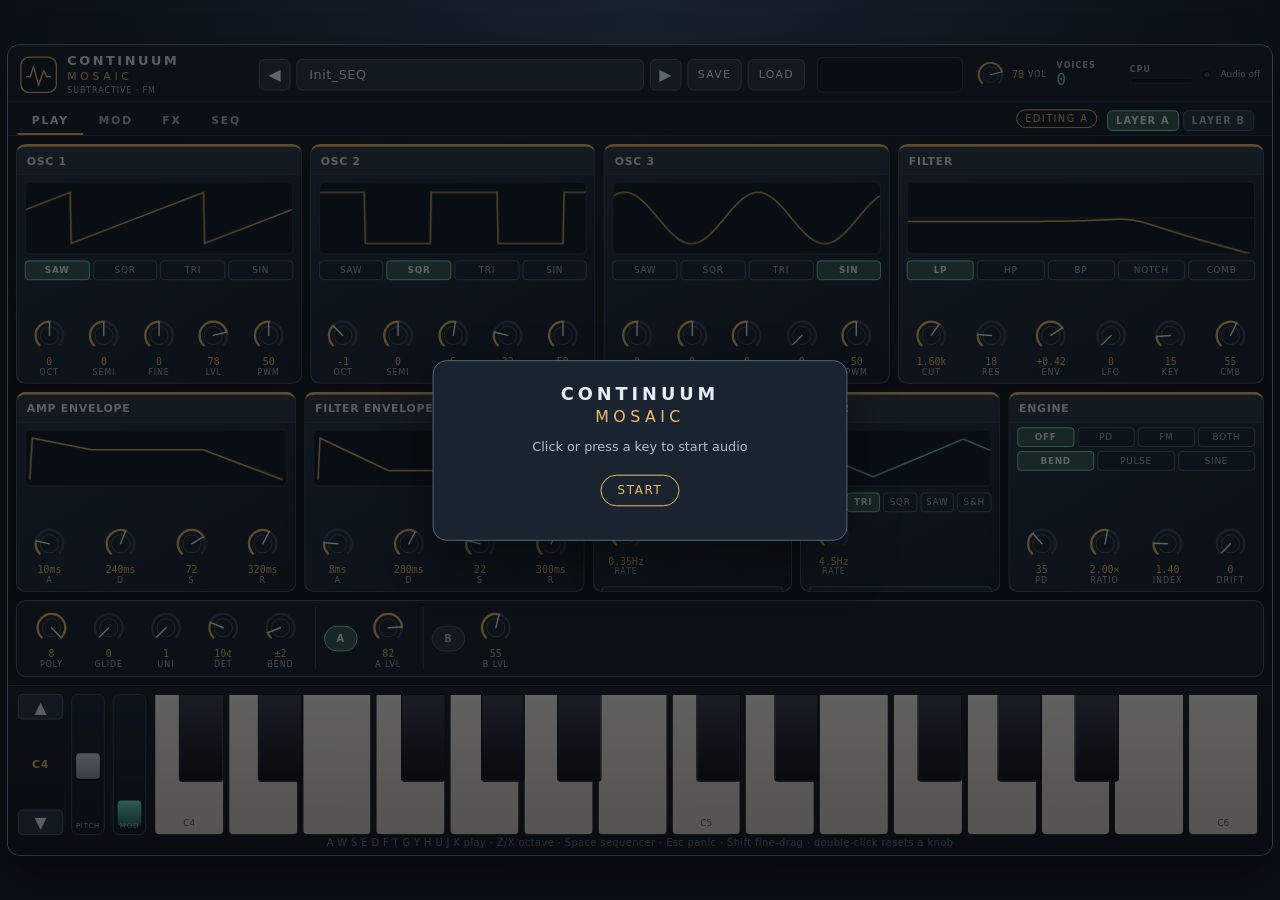
<file: plugin/index.html>
<!DOCTYPE html>
<html lang="en">
<head>
<meta charset="utf-8">
<meta name="viewport" content="width=device-width, initial-scale=1">
<meta name="description" content="Continuum Mosaic — a browser instrument with a polyphonic synthesizer, modulation matrix and step sequencer.">
<title>Continuum Mosaic</title>
<link rel="icon" href="data:image/svg+xml,%3Csvg xmlns='http://www.w3.org/2000/svg' viewBox='0 0 16 16'%3E%3Crect fill='%2310141c' width='16' height='16'/%3E%3Cpath d='M1 8h2l2-4 2 8 2-4h2' fill='none' stroke='%23e2a84a' stroke-width='1.2'/%3E%3C/svg%3E">
<link rel="stylesheet" href="css/plugin.css">
</head>
<body style="margin:0;background-color:#07080c;color:#e6ebf4;min-height:100vh">
<p id="bootNote" style="margin:0;background-color:#e2a84a;color:#1a1408;font:16px/1.4 system-ui,sans-serif;padding:16px 20px">Loading Continuum Mosaic…</p>
<div id="stage"></div>
<script type="module" src="js/main.js"></script>
</body>
</html>
</file>
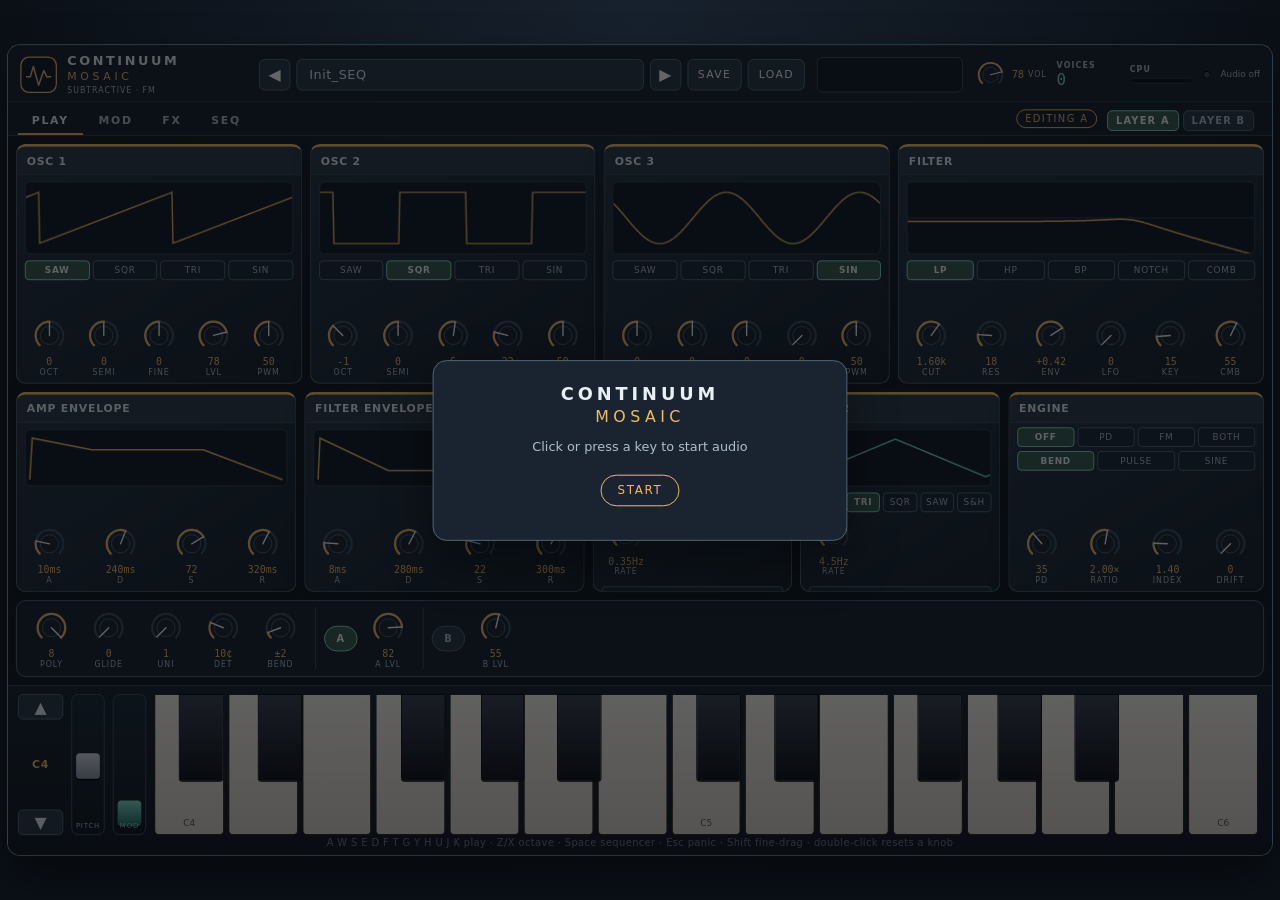
<file: continuum-mosaic-plugin.html>
<!DOCTYPE html>
<html lang="en" style="background-color:#0b1017">
<head>
<meta charset="utf-8">
<meta name="viewport" content="width=device-width, initial-scale=1">
<title>Continuum Mosaic</title>
<link rel="icon" href="data:image/svg+xml,%3Csvg xmlns='http://www.w3.org/2000/svg' viewBox='0 0 16 16'%3E%3Crect fill='%2310141c' width='16' height='16'/%3E%3Cpath d='M1 8h2l2-4 2 8 2-4h2' fill='none' stroke='%23efba65' stroke-width='1.2'/%3E%3C/svg%3E">
<style>
:root {
  color-scheme: dark;
  --bg: #0b1017;
  --chassis: #15202a;
  --panel: #1a2430;
  --line: #394d5e;
  --line-2: #526677;
  --text: #e9f0f5;
  --dim: #aebfca;
  --amber: #efba65;
  --cyan: #7de0ca;
  --blue: #80b8ff;
  --danger: #e07a7a;
  --ink: #375c4d;
  --font: "Segoe UI", "Avenir Next", "Helvetica Neue", system-ui, sans-serif;
  --mono: "SF Mono", ui-monospace, "Cascadia Mono", monospace;
}

* { box-sizing: border-box; }
html, body { height: 100%; background-color: #0b1017; }
body {
  margin: 0;
  background-color: #0b1017;
  background-image: radial-gradient(ellipse at top, #17212d, #0b1017 70%);
  color: var(--text);
  font-family: var(--font);
  overflow: hidden;
}
button, input, select { font: inherit; color: inherit; }
button { cursor: pointer; }
button:focus-visible, .knob:focus-visible, select:focus-visible {
  outline: 1px solid var(--accent, var(--amber));
  outline-offset: 2px;
}

#stage {
  height: 100%;
  display: grid;
  place-items: center;
  overflow: hidden;
}

.plugin {
  --accent: var(--amber);
  --accent-ink: #2a1c08;
  width: 1280px;
  height: 820px;
  flex: none;
  transform-origin: center center;
  display: grid;
  grid-template-rows: 58px 34px minmax(0, 1fr) 172px;
  border-radius: 12px;
  background-color: #121b26;
  background-image: radial-gradient(ellipse at top, #1b2836, #101820 68%);
  box-shadow:
    0 0 0 1px #30414e,
    0 22px 50px rgba(0, 0, 0, .45);
  position: relative;
  user-select: none;
  overflow: hidden;
}
.plugin.layer-b { --accent: var(--blue); --accent-ink: #102038; }

header.top {
  display: grid;
  grid-template-columns: 230px minmax(0, 1fr) auto;
  gap: 12px;
  align-items: center;
  padding: 8px 12px 6px;
  border-bottom: 1px solid #394d5e;
  background: #17212d;
}
.brand { display: flex; gap: 10px; align-items: center; min-width: 0; }
.brand svg { width: 38px; height: 38px; flex: none; }
.brand strong, .brand em {
  display: block;
  font-style: normal;
  letter-spacing: .2em;
  line-height: 1.05;
}
.brand strong { font-size: 13px; font-weight: 650; }
.brand em { font-size: 11px; letter-spacing: .34em; color: var(--accent); margin-top: 3px; }
.brand small { display: block; margin-top: 3px; color: var(--dim); letter-spacing: .12em; font-size: 8px; }

.presets { display: flex; align-items: center; gap: 6px; min-width: 0; position: relative; }
.presets .nav, .presets .texty {
  height: 32px;
  border-radius: 6px;
  border: 1px solid #526677;
  background: #283847;
  color: white;
}
.presets .nav:hover, .presets .texty:hover, .preset-name:hover { border-color: var(--amber); }
.presets .nav { width: 32px; }
.preset-name {
  flex: 1;
  min-width: 0;
  height: 32px;
  text-align: left;
  padding: 0 12px;
  border-radius: 6px;
  border: 1px solid #526677;
  background: #283847;
  color: var(--text);
  font-size: 13px;
  letter-spacing: .04em;
  white-space: nowrap;
  overflow: hidden;
  text-overflow: ellipsis;
}
.presets .texty { padding: 0 10px; font-size: 11px; letter-spacing: .12em; text-transform: uppercase; }
.menu {
  position: absolute;
  z-index: 4;
  top: 38px;
  left: 38px;
  right: 118px;
  max-height: 320px;
  overflow: auto;
  background: #1a2430;
  border: 1px solid #526677;
  border-radius: 8px;
  box-shadow: 0 16px 40px rgba(0, 0, 0, .45);
  padding: 6px;
}
.menu[hidden] { display: none; }
.menu button {
  width: 100%;
  text-align: left;
  background: transparent;
  border: 0;
  color: var(--text);
  padding: 7px 8px;
  border-radius: 5px;
  display: flex;
  justify-content: space-between;
  gap: 8px;
  font-size: 12px;
}
.menu button.on, .menu button:hover { background: #2a3947; }
.menu .tag { color: var(--dim); font-size: 9px; letter-spacing: .12em; }
.menu .kill { color: var(--danger); border: 0; background: transparent; padding: 0 4px; }
.menu .group {
  margin: 8px 6px 4px;
  color: var(--dim);
  font-size: 9px;
  letter-spacing: .16em;
}

.meters { display: flex; align-items: center; gap: 10px; }
.scope {
  width: 148px;
  height: 36px;
  background: #111b24;
  border-radius: 6px;
  border: 1px solid #394d5e;
  display: block;
}
.master-knob { width: auto; }
.master-knob .knob {
  width: auto;
  flex-direction: row;
  align-items: center;
  gap: 4px;
}
.master-knob .knob svg { width: 36px; height: 36px; }
.voicebox, .cpubox { min-width: 64px; }
.voicebox b, .cpubox b {
  display: block;
  font-size: 8px;
  letter-spacing: .14em;
  color: var(--dim);
  font-weight: 600;
}
.voicebox span { font-family: var(--mono); font-size: 16px; color: var(--cyan); }
.meter {
  margin-top: 4px;
  height: 6px;
  border-radius: 99px;
  background: #0c1016;
  overflow: hidden;
  border: 1px solid #2a3344;
}
.meter i {
  display: block;
  height: 100%;
  width: 0%;
  background: linear-gradient(90deg, var(--cyan), var(--amber));
}
.midi-dot {
  width: 8px;
  height: 8px;
  border-radius: 50%;
  background: #3a4254;
  box-shadow: inset 0 0 0 1px #000;
}
.midi-dot.live { background: var(--cyan); box-shadow: 0 0 8px var(--cyan); }
.status { font-size: 9px; color: var(--dim); max-width: 90px; line-height: 1.2; }

.tabs {
  display: flex;
  align-items: end;
  gap: 2px;
  padding: 0 10px;
  border-bottom: 1px solid #30414e;
  background: #15202a;
}
.tabs button {
  background: transparent;
  border: 0;
  border-bottom: 2px solid transparent;
  color: var(--dim);
  letter-spacing: .16em;
  font-size: 11px;
  font-weight: 700;
  padding: 8px 14px 6px;
}
.tabs button.on { color: var(--text); border-bottom-color: var(--accent); }
.tabs .spacer { flex: 1; }
.chip {
  align-self: center;
  font-size: 10px;
  letter-spacing: .14em;
  color: var(--accent);
  border: 1px solid var(--accent);
  border-radius: 99px;
  padding: 3px 8px;
  margin-right: 8px;
}
.layer-edit { display: flex; gap: 4px; padding-right: 8px; }
.layer-edit button {
  border: 1px solid #526677;
  background: #283847;
  border-radius: 5px;
  padding: 4px 8px;
  letter-spacing: .12em;
  font-size: 10px;
  margin-bottom: 4px;
}
.layer-edit button.on { background: var(--ink); color: #f4f7fb; border-color: var(--cyan); }

.pages {
  min-height: 0;
  overflow: hidden;
  background: radial-gradient(ellipse at top, #1a2836, #101820 74%);
}
.page { display: none; height: 100%; min-height: 0; }
.page.on { display: grid; }
.page-play {
  grid-template-rows: minmax(0, 1.2fr) minmax(0, 1fr) 78px;
  gap: 8px;
  padding: 8px;
}
.row { display: grid; gap: 8px; min-height: 0; }
.osc-row { grid-template-columns: 1fr 1fr 1fr 1.28fr; }
.env-row { grid-template-columns: 1.15fr 1.15fr .82fr .82fr 1.05fr; }

.panel {
  min-width: 0;
  min-height: 0;
  background: linear-gradient(150deg, #243444, #15202a);
  border: 1px solid #526575;
  border-radius: 10px;
  box-shadow: 0 8px 18px rgba(0, 0, 0, .28);
  display: flex;
  flex-direction: column;
  overflow: hidden;
}
.page-play .panel { border-top: 3px solid var(--amber); }
.plugin.layer-b .page-play .panel { border-top: 3px solid var(--blue); }
.panel h3 {
  margin: 0;
  padding: 8px 10px;
  background: #2a3947;
  font-size: 11px;
  letter-spacing: .07em;
  font-weight: 700;
  color: var(--text);
  display: flex;
  justify-content: space-between;
  align-items: center;
  box-shadow: inset 0 -1px 0 #394d5e;
}
.panel h3 span { color: var(--amber); font-weight: 600; letter-spacing: .08em; }
canvas.display {
  width: calc(100% - 16px);
  margin: 6px 8px 2px;
  height: 74px;
  background: #111b24;
  border-radius: 6px;
  border: 1px solid #30414e;
  display: block;
}
.env-panel canvas.display, .lfo-panel canvas.display { height: 58px; }
.segs {
  display: flex;
  gap: 3px;
  padding: 4px 8px 0;
}
.segs button {
  flex: 1;
  min-width: 0;
  border: 1px solid #526677;
  background: #1a2836;
  color: var(--dim);
  border-radius: 4px;
  font-size: 9px;
  letter-spacing: .08em;
  padding: 4px 0;
}
.segs button.on {
  color: #f4f7fb;
  background: var(--ink);
  border-color: var(--cyan);
  font-weight: 700;
}
.knobs {
  display: flex;
  justify-content: space-between;
  gap: 2px;
  padding: 2px 6px 6px;
  margin-top: auto;
}
.knob {
  width: 54px;
  display: flex;
  flex-direction: column;
  align-items: center;
  touch-action: none;
  cursor: ns-resize;
}
.knob svg { width: 42px; height: 42px; display: block; }
.knob .track, .knob .arc { fill: none; stroke-width: 2.6; }
.knob .track { stroke: #394d5e; }
.knob .arc { stroke: var(--accent); stroke-linecap: round; }
.knob .cap { fill: #1a2430; stroke: #526677; stroke-width: 1; }
.knob .needle { stroke: #f4f7fb; stroke-width: 1.6; stroke-linecap: round; }
.kv {
  font-family: var(--mono);
  font-size: 10px;
  color: var(--accent);
  min-height: 12px;
  line-height: 1.1;
}
.kl {
  font-size: 8px;
  letter-spacing: .12em;
  color: var(--dim);
  text-align: center;
}

.voice {
  display: flex;
  align-items: center;
  gap: 8px;
  padding: 4px 8px;
  border: 1px solid #526575;
  border-radius: 10px;
  background: #17212d;
  min-width: 0;
}
.voice .group {
  display: flex;
  align-items: center;
  gap: 4px;
  padding-right: 8px;
  border-right: 1px solid #394d5e;
}
.voice .group:last-child { border-right: 0; }
.switch {
  border: 1px solid #526677;
  background: #283847;
  color: var(--dim);
  border-radius: 99px;
  min-width: 34px;
  height: 26px;
  padding: 0 8px;
  letter-spacing: .08em;
  font-size: 10px;
  font-weight: 700;
}
.switch.on { background: var(--ink); color: #f4f7fb; border-color: var(--cyan); }

.page-mod, .page-fx, .page-seq { padding: 8px; align-content: stretch; }
.page-mod { grid-template-rows: auto minmax(0, 1fr); gap: 8px; }
.mod-head { display: flex; gap: 8px; }
.mod-head .panel { flex: 1; }
.matrix {
  min-height: 0;
  overflow: auto;
  border: 1px solid #526575;
  border-radius: 10px;
  background: #15202a;
}
.matrix header, .mod-row {
  display: grid;
  grid-template-columns: 28px 1.2fr 16px 1.2fr 112px 88px;
  gap: 8px;
  align-items: center;
  padding: 6px 10px;
}
.matrix header {
  position: sticky;
  top: 0;
  z-index: 2;
  background: #1a2430;
  color: var(--dim);
  font-size: 9px;
  letter-spacing: .14em;
  border-bottom: 1px solid var(--line);
}
.mod-row { border-bottom: 1px solid #30414e; }
.mod-row .knob {
  width: auto;
  flex-direction: row;
  align-items: center;
  gap: 3px;
}
.mod-row .knob svg { width: 28px; height: 28px; }
.mod-row .arrow { color: var(--accent); text-align: center; }
.note {
  color: var(--dim);
  font-size: 11px;
  line-height: 1.45;
  padding: 8px 10px 10px;
}

.page-fx {
  grid-template-columns: repeat(4, 1fr);
  grid-template-rows: 1fr 1fr;
  gap: 8px;
}
.fx-card .knobs { margin-top: 8px; }
.fx-card p { margin: 4px 10px 0; color: var(--dim); font-size: 10px; line-height: 1.35; }
.fx-top { display: flex; justify-content: space-between; align-items: center; padding-right: 8px; }

.page-seq { grid-template-rows: auto minmax(0, 1fr) auto; gap: 8px; }
.transport {
  display: flex;
  align-items: center;
  gap: 8px;
  padding: 6px 8px;
  border: 1px solid #526575;
  border-radius: 10px;
  background: #17212d;
}
.play {
  width: 64px;
  height: 32px;
  border-radius: 6px;
  border: 1px solid var(--accent);
  background: transparent;
  color: var(--accent);
  letter-spacing: .12em;
  font-weight: 800;
}
.play.on { background: var(--ink); color: #f4f7fb; border-color: var(--cyan); }
select.slim {
  background: #283847;
  border: 1px solid #526677;
  border-radius: 5px;
  padding: 5px 6px;
  font-size: 11px;
}
.steps {
  display: grid;
  grid-template-columns: repeat(16, minmax(0, 1fr));
  gap: 4px;
  min-height: 0;
}
.step { display: flex; flex-direction: column; gap: 3px; min-width: 0; }
.lane {
  position: relative;
  flex: 1;
  min-height: 180px;
  background: linear-gradient(#15202a, #101820);
  border: 1px solid #394d5e;
  border-radius: 5px;
  touch-action: none;
  cursor: ns-resize;
}
.bar {
  position: absolute;
  left: 3px;
  right: 3px;
  bottom: 3px;
  border-radius: 3px;
  background: linear-gradient(var(--amber), #8b622f);
  pointer-events: none;
  min-height: 2px;
}
.plugin.layer-b .bar { background: linear-gradient(var(--blue), #2a4a78); }
.step .nm {
  position: absolute;
  left: 0;
  right: 0;
  top: 4px;
  text-align: center;
  font-size: 9px;
  font-style: normal;
  letter-spacing: .04em;
  color: #d5dbe6;
  pointer-events: none;
}
.step.off .bar { opacity: .28; }
.step.now .lane { border-color: var(--amber); box-shadow: inset 0 0 0 1px var(--amber); background: #243444; }
.step.dim { opacity: .38; }
.mini {
  border: 1px solid #526677;
  background: #1a2836;
  color: var(--dim);
  border-radius: 3px;
  font-size: 8px;
  letter-spacing: .06em;
  padding: 3px 0;
}
.mini.on { color: #f4f7fb; background: var(--ink); border-color: var(--cyan); font-weight: 700; }
.gate-row { display: flex; align-items: center; gap: 6px; }
.gate-row .slots { display: grid; grid-template-columns: repeat(16, minmax(0, 1fr)); gap: 4px; flex: 1; }
.gate-row .slots button { height: 22px; }

footer.bed {
  display: grid;
  grid-template-rows: minmax(0, 1fr) 18px;
  border-top: 1px solid #30414e;
  background: linear-gradient(#17212d, #101820);
  min-height: 0;
}
.bed-main {
  display: grid;
  grid-template-columns: 46px 34px 34px minmax(0, 1fr);
  gap: 8px;
  padding: 8px 10px 2px;
  min-height: 0;
}
.oct { display: flex; flex-direction: column; align-items: center; justify-content: space-between; }
.oct button {
  width: 100%;
  height: 26px;
  border-radius: 5px;
  border: 1px solid #526677;
  background: #283847;
}
.oct b { font-size: 11px; letter-spacing: .08em; color: var(--accent); }
.wheel {
  position: relative;
  border-radius: 7px;
  border: 1px solid #394d5e;
  background: linear-gradient(#1a2836, #101820);
  touch-action: none;
  overflow: hidden;
}
.wheel-cap {
  position: absolute;
  left: 4px;
  right: 4px;
  height: 18%;
  border-radius: 4px;
  background: linear-gradient(#d7dde8, #8b93a3);
  box-shadow: 0 2px 0 #000;
}
.wheel.mod .wheel-cap { background: linear-gradient(var(--cyan), #1e6d66); }
.wheel span {
  position: absolute;
  left: 0;
  right: 0;
  bottom: 4px;
  text-align: center;
  font-size: 7px;
  letter-spacing: .12em;
  color: var(--dim);
}
.keys { position: relative; height: 100%; touch-action: none; }
.white, .black {
  position: absolute;
  top: 0;
  border: 0;
  padding: 0;
}
.white {
  height: 100%;
  border-radius: 0 0 5px 5px;
  background: linear-gradient(#f6f3ec, #d9d3c8);
  border: 1px solid #2a241c;
  color: #5c564c;
  z-index: 1;
  font-size: 9px;
}
.white.on { background: linear-gradient(#c8f6f0, #7dcec6); color: #10302c; }
.black {
  height: 62%;
  border-radius: 0 0 3px 3px;
  background: linear-gradient(#3a4150, #0d1016);
  border: 1px solid #07090d;
  z-index: 2;
}
.black.on { background: linear-gradient(#1c7a72, #0c2c2a); }
.key-label {
  position: absolute;
  bottom: 6px;
  left: 0;
  right: 0;
  text-align: center;
  pointer-events: none;
}
.hint {
  text-align: center;
  color: #6d7588;
  font-size: 10px;
  letter-spacing: .04em;
}

.overlay, .modal {
  position: absolute;
  inset: 0;
  z-index: 6;
  display: grid;
  place-items: center;
  background: rgba(5, 7, 10, .62);
}
.overlay[hidden], .modal[hidden] { display: none; }
.overlay-card, .dialog {
  width: min(420px, 80%);
  text-align: center;
  background: #1a2430;
  border: 1px solid #526677;
  border-radius: 14px;
  padding: 22px 20px;
  box-shadow: 0 20px 50px rgba(0, 0, 0, .4);
}
.overlay-card strong { letter-spacing: .22em; font-size: 18px; }
.overlay-card em { display: block; margin-top: 4px; font-style: normal; letter-spacing: .28em; color: var(--accent); }
.overlay-card p { color: var(--dim); font-size: 13px; }
.overlay-card button, .dialog button {
  margin-top: 8px;
  border-radius: 999px;
  border: 1px solid var(--accent);
  background: transparent;
  color: var(--accent);
  padding: 8px 16px;
  letter-spacing: .14em;
  font-size: 12px;
}
.dialog { text-align: left; }
.dialog h3 { margin: 0 0 8px; letter-spacing: .12em; font-size: 13px; }
.dialog input {
  width: 100%;
  background: #111b24;
  border: 1px solid #526677;
  border-radius: 6px;
  padding: 8px 10px;
}
.dialog .actions { display: flex; justify-content: flex-end; gap: 8px; }
.boot-error { color: var(--danger); font-size: 12px; min-height: 1em; }

</style>
</head>
<body bgcolor="#0b1017" style="margin:0;background-color:#0b1017;color:#e9f0f5;min-height:100vh">
<p id="bootNote" style="margin:0;background-color:#efba65;color:#1a1408;font:16px/1.4 system-ui,sans-serif;padding:16px 20px">Loading Continuum Mosaic…</p>
<div id="stage"></div>
<script>
window.onerror = function (message) {
  var note = document.getElementById('bootNote');
  if (!note) return;
  note.style.display = 'block';
  note.textContent = message || 'The synth script failed to start.';
};
</script>
<script>
const WORKLET_SOURCE = "'use strict';\n\n/**\n * Polyphonic AudioWorklet voice for Continuum Mosaic.\n * Two layers stand in for the old engines A and B. Each voice has three\n * oscillators, a multimode filter (lowpass, highpass, bandpass, notch, comb),\n * amp and filter envelopes, FM / phase distortion, and a modulation matrix\n * in place of the modular patch bay.\n *\n * The render loop does not allocate.\n */\n\nconst MAX_VOICES = 20;\nconst TAU = Math.PI * 2;\nconst ENV_OCTAVES = 6;\n\nfunction clamp(x, a, b) {\n  return x \u003c a ? a : x > b ? b : x;\n}\n\nfunction wrap01(x) {\n  x -= Math.floor(x);\n  return x \u003c 0 ? x + 1 : x;\n}\n\nfunction mtof(note) {\n  return 440 * Math.pow(2, (note - 69) / 12);\n}\n\nfunction resonanceQ(res) {\n  const r = clamp(res, 0, 1);\n  return 0.7 + r * r * 16;\n}\n\nfunction blep(t, dt) {\n  if (dt \u003c= 1e-6) return 0;\n  if (t \u003c dt) {\n    const x = t / dt;\n    return x + x - x * x - 1;\n  }\n  if (t > 1 - dt) {\n    const x = (t - 1) / dt;\n    return x * x + x + x + 1;\n  }\n  return 0;\n}\n\nfunction oscSample(type, phase, dt, pwm) {\n  if (type === 'sine') return Math.sin(TAU * phase);\n  if (type === 'saw') return (2 * phase - 1) - blep(phase, dt);\n  if (type === 'square') {\n    const pw = pwm \u003c 0.05 ? 0.05 : pwm > 0.95 ? 0.95 : pwm;\n    let y = phase \u003c pw ? 1 : -1;\n    y += blep(phase, dt);\n    let p2 = phase - pw;\n    if (p2 \u003c 0) p2 += 1;\n    y -= blep(p2, dt);\n    return y;\n  }\n  return phase \u003c 0.5 ? phase * 4 - 1 : 3 - phase * 4;\n}\n\nfunction warpPhase(phase, depth, curve) {\n  if (depth \u003c 0.001) return phase;\n  if (curve === 'sine') return wrap01(phase + depth * 0.45 * Math.sin(TAU * phase));\n  if (curve === 'pulse') {\n    const b = 0.5 - depth * 0.42;\n    if (phase \u003c b) return (phase / b) * 0.5;\n    return 0.5 + ((phase - b) / (1 - b)) * 0.5;\n  }\n  return Math.pow(clamp(phase, 0, 1), 1 + depth * 4);\n}\n\nfunction lfoSample(wave, phase, hold) {\n  if (wave === 'sine') return Math.sin(TAU * phase);\n  if (wave === 'square') return phase \u003c 0.5 ? 1 : -1;\n  if (wave === 'saw') return 2 * phase - 1;\n  if (wave === 'sample') return hold;\n  if (phase \u003c 0.25) return phase * 4;\n  if (phase \u003c 0.75) return 1 - (phase - 0.25) * 4;\n  return -1 + (phase - 0.75) * 4;\n}\n\nfunction envCoef(seconds, sr) {\n  const tau = Math.max(0.0004, seconds / 2.3);\n  return 1 - Math.exp(-1 / (tau * sr));\n}\n\nfunction makeVoice() {\n  const voice = {\n    active: false,\n    id: '',\n    layer: 0,\n    note: 60,\n    vel: 0.8,\n    gate: false,\n    sustainHold: false,\n    fading: false,\n    hasPend: false,\n    pendNote: 60,\n    pendVel: 0.8,\n    pendLayer: 0,\n    pendGlide: 0,\n    age: 0,\n    freq: 440,\n    target: 440,\n    glide: 0,\n    fc: 1000,\n    amp: 0,\n    fenv: 0,\n    ampStage: 'idle',\n    filtStage: 'idle',\n    phase: new Float64Array(3),\n    uni: new Float64Array(4),\n    fmPhase: Math.random(),\n    lfo: new Float64Array(2),\n    sh: new Float64Array(2),\n    drift: 0,\n    driftPhase: Math.random() * 7,\n    ic1: 0,\n    ic2: 0,\n    comb: new Float32Array(4096),\n    combPos: 0,\n    combDamp: 0,\n    lastType: '',\n    fg: 0,\n    fa1: 0,\n    fa2: 0,\n    fa3: 0,\n    fk: 1,\n    ftick: 0\n  };\n  voice.lfo[0] = Math.random();\n  voice.lfo[1] = Math.random();\n  voice.sh[0] = Math.random() * 2 - 1;\n  voice.sh[1] = Math.random() * 2 - 1;\n  return voice;\n}\n\nfunction sourceValue(name, voice, l1, l2, wheel) {\n  if (name === 'lfo1') return l1;\n  if (name === 'lfo2') return l2;\n  if (name === 'amp') return voice.amp;\n  if (name === 'filter') return voice.fenv;\n  if (name === 'vel') return voice.vel * 2 - 1;\n  if (name === 'wheel') return wheel * 2 - 1;\n  if (name === 'key') return (voice.note - 60) / 48;\n  return 0;\n}\n\nclass MosaicProcessor extends AudioWorkletProcessor {\n  constructor() {\n    super();\n    this.voices = new Array(MAX_VOICES);\n    for (let i = 0; i \u003c MAX_VOICES; i++) this.voices[i] = makeVoice();\n    this.ev = new Array(96);\n    this.evCount = 0;\n    this.due = new Array(96);\n    this.state = null;\n    this.bend = 0;\n    this.bendTarget = 0;\n    this.wheel = 0;\n    this.wheelTarget = 0;\n    this.sustain = false;\n    this.dcInL = 0;\n    this.dcOutL = 0;\n    this.dcInR = 0;\n    this.dcOutR = 0;\n    this.scope = new Float32Array(160);\n    this.scopePos = 0;\n    this.scopeCopy = new Float32Array(160);\n    this.blocks = 0;\n    this.cpuMs = 0;\n    this.cpuAudio = 0;\n    this.activeCount = 0;\n    this.envStage = 'idle';\n    this.envValue = 0;\n    this.port.onmessage = (event) => this.onMessage(event.data);\n    this.port.postMessage({ type: 'ready' });\n  }\n\n  onMessage(msg) {\n    if (!msg) return;\n    if (msg.type === 'state') {\n      this.state = msg.state;\n      return;\n    }\n    if (msg.type === 'panic') {\n      this.evCount = 0;\n      for (let i = 0; i \u003c MAX_VOICES; i++) this.silence(this.voices[i]);\n      this.bendTarget = 0;\n      this.wheelTarget = 0;\n      return;\n    }\n    if (this.evCount >= this.ev.length) this.evCount = this.ev.length - 1;\n    this.ev[this.evCount++] = msg;\n  }\n\n  silence(voice) {\n    voice.active = false;\n    voice.gate = false;\n    voice.fading = false;\n    voice.hasPend = false;\n    voice.sustainHold = false;\n    voice.amp = 0;\n    voice.fenv = 0;\n    voice.ampStage = 'idle';\n    voice.filtStage = 'idle';\n    voice.id = '';\n    voice.ic1 = 0;\n    voice.ic2 = 0;\n    voice.combDamp = 0;\n  }\n\n  findVoice(id) {\n    for (let i = 0; i \u003c MAX_VOICES; i++) {\n      const voice = this.voices[i];\n      if (voice.active && voice.id === id) return voice;\n    }\n    return null;\n  }\n\n  alloc() {\n    let oldest = this.voices[0];\n    let quiet = null;\n    for (let i = 0; i \u003c MAX_VOICES; i++) {\n      const voice = this.voices[i];\n      if (!voice.active) return voice;\n      if (voice.age >= oldest.age) oldest = voice;\n      if (voice.ampStage === 'release' || voice.ampStage === 'idle') {\n        if (!quiet || voice.amp \u003c quiet.amp) quiet = voice;\n      }\n    }\n    return quiet || oldest;\n  }\n\n  arm(voice, note, vel, layer, glide, legato) {\n    const prev = voice.freq;\n    const was = voice.active && prev > 20;\n    voice.active = true;\n    voice.note = note;\n    voice.vel = clamp(vel, 0.02, 1);\n    voice.layer = layer;\n    voice.gate = true;\n    voice.sustainHold = false;\n    voice.fading = false;\n    voice.hasPend = false;\n    voice.age = 0;\n    voice.target = mtof(note);\n    if ((legato || glide > 0) && was) {\n      voice.freq = prev;\n      voice.glide = glide;\n    } else {\n      voice.freq = voice.target;\n      voice.glide = 0;\n    }\n    if (!legato) {\n      voice.ampStage = 'attack';\n      voice.filtStage = 'attack';\n      voice.ic1 = 0;\n      voice.ic2 = 0;\n      voice.ftick = 0;\n      const layerState = this.layerState(layer);\n      voice.fc = layerState ? layerState.filter.cutoff : 1000;\n      const lfos = this.state && this.state.lfo;\n      if (lfos && lfos[0] && lfos[0].retrig) voice.lfo[0] = 0;\n      if (lfos && lfos[1] && lfos[1].retrig) voice.lfo[1] = 0;\n    }\n  }\n\n  queueRetrigger(voice, msg, layer) {\n    voice.fading = true;\n    voice.hasPend = true;\n    voice.pendNote = msg.note | 0;\n    voice.pendVel = (msg.vel || 100) / 127;\n    voice.pendLayer = layer;\n    voice.pendGlide = msg.glide || 0;\n    voice.gate = true;\n    voice.id = msg.id;\n  }\n\n  layerState(index) {\n    if (!this.state || !this.state.layers) return null;\n    return index === 1 ? this.state.layers.B : this.state.layers.A;\n  }\n\n  applyEvent(msg) {\n    if (msg.type === 'bend') {\n      this.bendTarget = clamp(msg.value || 0, -1, 1);\n      return;\n    }\n    if (msg.type === 'mod') {\n      this.wheelTarget = clamp(msg.value || 0, 0, 1);\n      return;\n    }\n    if (msg.type === 'sustain') {\n      this.sustain = !!msg.on;\n      if (!this.sustain) {\n        for (let i = 0; i \u003c MAX_VOICES; i++) {\n          const voice = this.voices[i];\n          if (voice.sustainHold) {\n            voice.sustainHold = false;\n            voice.gate = false;\n          }\n        }\n      }\n      return;\n    }\n    if (msg.type === 'off') {\n      const voice = this.findVoice(msg.id);\n      if (!voice) return;\n      if (voice.fading) voice.hasPend = false;\n      if (this.sustain) voice.sustainHold = true;\n      else voice.gate = false;\n      return;\n    }\n    if (msg.type !== 'on') return;\n    const layer = msg.layer === 'B' ? 1 : 0;\n    const legato = !!msg.legato;\n    let voice = this.findVoice(msg.id);\n    if (!voice) {\n      voice = this.alloc();\n      if (voice.active && voice.amp > 0.03 && !legato) {\n        this.queueRetrigger(voice, msg, layer);\n        return;\n      }\n      voice.id = msg.id;\n      this.arm(voice, msg.note | 0, (msg.vel || 100) / 127, layer, msg.glide || 0, false);\n      return;\n    }\n    if (legato) {\n      voice.id = msg.id;\n      this.arm(voice, msg.note | 0, (msg.vel || 100) / 127, layer, msg.glide || 0, true);\n      return;\n    }\n    if (voice.amp > 0.03) {\n      this.queueRetrigger(voice, msg, layer);\n      return;\n    }\n    voice.id = msg.id;\n    this.arm(voice, msg.note | 0, (msg.vel || 100) / 127, layer, msg.glide || 0, false);\n  }\n\n  stepEnv(stage, value, p, gate, sr) {\n    if (!gate && stage !== 'release' && stage !== 'idle') stage = 'release';\n    if (stage === 'attack') {\n      value += (1 - value) * envCoef(p.a, sr);\n      if (value >= 0.999) {\n        value = 1;\n        stage = 'decay';\n      }\n    } else if (stage === 'decay') {\n      value += (p.s - value) * envCoef(p.d, sr);\n      if (Math.abs(value - p.s) \u003c 0.002) {\n        value = p.s;\n        stage = 'sustain';\n      }\n    } else if (stage === 'sustain') {\n      value += (p.s - value) * 0.02;\n    } else if (stage === 'release') {\n      value += (0 - value) * envCoef(p.r, sr);\n      if (value \u003c 0.0006) {\n        value = 0;\n        stage = 'idle';\n      }\n    }\n    this.envStage = stage;\n    this.envValue = value;\n  }\n\n  process(inputs, outputs) {\n    const out = outputs[0];\n    const Lch = out[0];\n    const Rch = out[1] || Lch;\n    const frames = Lch.length;\n    const sr = this.sr == null ? sampleRate : this.sr;\n    const now = this.now == null ? currentTime : this.now;\n    const end = now + frames / sr;\n    let mark = 0;\n    if (globalThis.performance && performance.now) mark = performance.now();\n\n    let dueCount = 0;\n    let keep = 0;\n    for (let i = 0; i \u003c this.evCount; i++) {\n      const ev = this.ev[i];\n      if (!ev.time || ev.time \u003c= end) this.due[dueCount++] = ev;\n      else this.ev[keep++] = ev;\n    }\n    this.evCount = keep;\n    for (let i = 1; i \u003c dueCount; i++) {\n      const item = this.due[i];\n      let j = i - 1;\n      while (j >= 0 && (this.due[j].time || 0) > (item.time || 0)) {\n        this.due[j + 1] = this.due[j];\n        j--;\n      }\n      this.due[j + 1] = item;\n    }\n\n    const state = this.state;\n    let ei = 0;\n\n    for (let i = 0; i \u003c frames; i++) {\n      const t = now + i / sr;\n      while (ei \u003c dueCount && (this.due[ei].time || 0) \u003c= t) this.applyEvent(this.due[ei++]);\n      this.bend += (this.bendTarget - this.bend) * 0.02;\n      this.wheel += (this.wheelTarget - this.wheel) * 0.01;\n      let busL = 0;\n      let busR = 0;\n\n      if (state && state.layers) {\n        const bendMul = Math.pow(2, (this.bend * (state.bendRange || 2)) / 12);\n        const lfos = state.lfo;\n        const lfo0 = lfos && lfos[0] ? lfos[0] : null;\n        const lfo1 = lfos && lfos[1] ? lfos[1] : null;\n        const wave0 = lfo0 && lfo0.wave ? lfo0.wave : 'sine';\n        const wave1 = lfo1 && lfo1.wave ? lfo1.wave : 'triangle';\n        const rate0 = lfo0 && lfo0.rate ? lfo0.rate : 0.2;\n        const rate1 = lfo1 && lfo1.rate ? lfo1.rate : 3;\n        const unison = state.unison > 1 ? (state.unison > 4 ? 4 : state.unison | 0) : 1;\n        const detune = state.detune || 0;\n        const mods = state.mod;\n        const modCount = mods ? mods.length : 0;\n\n        for (let vi = 0; vi \u003c MAX_VOICES; vi++) {\n          const voice = this.voices[vi];\n          if (!voice.active) continue;\n          const layer = voice.layer === 1 ? state.layers.B : state.layers.A;\n          if (!layer) {\n            this.silence(voice);\n            continue;\n          }\n          if (layer.enabled === false) voice.gate = false;\n          voice.age++;\n\n          if (voice.fading) {\n            const fade = Math.exp(-1 / (0.0035 * sr));\n            voice.amp *= fade;\n            voice.fenv *= fade;\n            if (voice.amp \u003c 0.0008) {\n              voice.fading = false;\n              if (voice.hasPend) {\n                this.arm(voice, voice.pendNote, voice.pendVel, voice.pendLayer, voice.pendGlide, false);\n              } else if (!voice.gate) {\n                this.silence(voice);\n                continue;\n              }\n            }\n          } else {\n            this.stepEnv(voice.ampStage, voice.amp, layer.amp, voice.gate, sr);\n            voice.ampStage = this.envStage;\n            voice.amp = this.envValue;\n            this.stepEnv(voice.filtStage, voice.fenv, layer.filt, voice.gate, sr);\n            voice.filtStage = this.envStage;\n            voice.fenv = this.envValue;\n            if (voice.ampStage === 'idle') {\n              this.silence(voice);\n              continue;\n            }\n          }\n\n          const prev0 = voice.lfo[0];\n          voice.lfo[0] = wrap01(prev0 + rate0 / sr);\n          if (voice.lfo[0] \u003c prev0) voice.sh[0] = Math.random() * 2 - 1;\n          const prev1 = voice.lfo[1];\n          voice.lfo[1] = wrap01(prev1 + rate1 / sr);\n          if (voice.lfo[1] \u003c prev1) voice.sh[1] = Math.random() * 2 - 1;\n          const l1 = lfoSample(wave0, voice.lfo[0], voice.sh[0]);\n          const l2 = lfoSample(wave1, voice.lfo[1], voice.sh[1]);\n\n          let pitchAdd = 0;\n          let cutOct = 0;\n          let resAdd = 0;\n          let pwmAdd = 0;\n          let fmAdd = 0;\n          let panAdd = 0;\n          let lev0 = 0;\n          let lev1 = 0;\n          let lev2 = 0;\n          const layerName = voice.layer === 1 ? 'B' : 'A';\n          for (let s = 0; s \u003c modCount; s++) {\n            const slot = mods[s];\n            if (!slot || !slot.amount) continue;\n            if (slot.target !== 'both' && slot.target !== layerName) continue;\n            const a = slot.amount * sourceValue(slot.src, voice, l1, l2, this.wheel);\n            const dest = slot.dest;\n            if (dest === 'pitch') pitchAdd += a * 12;\n            else if (dest === 'cutoff') cutOct += a * 4;\n            else if (dest === 'res') resAdd += a;\n            else if (dest === 'pwm') pwmAdd += a * 0.48;\n            else if (dest === 'fm') fmAdd += a * 5;\n            else if (dest === 'pan') panAdd += a;\n            else if (dest === 'osc1') lev0 += a;\n            else if (dest === 'osc2') lev1 += a;\n            else if (dest === 'osc3') lev2 += a;\n          }\n\n          if (voice.glide > 0.0005) {\n            const coef = 1 - Math.exp(-1 / (voice.glide * sr));\n            voice.freq += (voice.target - voice.freq) * coef;\n          } else voice.freq = voice.target;\n\n          const character = layer.character || 0;\n          voice.driftPhase += (0.15 + character) / sr;\n          if (character > 0) {\n            voice.drift += (Math.random() * 2 - 1) * character * 0.00002;\n            voice.drift *= 0.9992;\n          } else voice.drift = 0;\n          const driftMul = 1 + Math.sin(voice.driftPhase * TAU) * character * 0.004 + voice.drift;\n          const base = Math.max(20, voice.freq * Math.pow(2, pitchAdd / 12) * bendMul * driftMul);\n\n          const filter = layer.filter;\n          let oct = (filter.env || 0) * ENV_OCTAVES * voice.fenv;\n          oct += (filter.lfo || 0) * 2.5 * l1;\n          oct += ((voice.note - 60) / 12) * (filter.key || 0);\n          oct += cutOct;\n          const fcTarget = clamp((filter.cutoff || 1000) * Math.pow(2, oct), 28, sr * 0.45);\n          voice.fc += (fcTarget - voice.fc) * 0.05;\n\n          if (voice.lastType !== filter.type) {\n            voice.comb.fill(0);\n            voice.combDamp = 0;\n            voice.ic1 = 0;\n            voice.ic2 = 0;\n            voice.lastType = filter.type;\n            voice.ftick = 0;\n          }\n\n          const fmMode = layer.fmMode || 'off';\n          const doFm = fmMode === 'fm' || fmMode === 'both';\n          const doPd = fmMode === 'pd' || fmMode === 'both';\n          let mod = 0;\n          if (doFm) {\n            const ratio = layer.fmRatio || 2;\n            const index = (layer.fmIndex || 0) + fmAdd;\n            voice.fmPhase = wrap01(voice.fmPhase + (base * ratio) / sr);\n            mod = Math.sin(TAU * voice.fmPhase) * (index > 0 ? index : 0);\n          }\n          const pdDepth = doPd ? (layer.pdDepth || 0) : 0;\n          const pdCurve = layer.pdCurve || 'bend';\n\n          const oscs = layer.osc;\n          let mix = 0;\n          for (let oi = 0; oi \u003c 3; oi++) {\n            const osc = oscs[oi];\n            const baseLevel = osc.level || 0;\n            let level = baseLevel * (1 + (oi === 0 ? lev0 : oi === 1 ? lev1 : lev2));\n            if (level \u003c 0) level = 0;\n            else if (level > 1.6) level = 1.6;\n            if (level \u003c 0.0008) continue;\n            const semi = (osc.octave || 0) * 12 + (osc.semi || 0) + (osc.fine || 0) / 100;\n            const freq = clamp(base * Math.pow(2, semi / 12), 15, sr * 0.45);\n            const pwm = clamp((osc.pwm == null ? 0.5 : osc.pwm) + pwmAdd, 0.05, 0.95);\n            const copies = oi === 0 ? unison : 1;\n            const wave = osc.wave || 'saw';\n            let sum = 0;\n            for (let u = 0; u \u003c copies; u++) {\n              let spread = 0;\n              if (copies === 2) spread = u === 0 ? -detune : detune;\n              else if (copies === 3) spread = (u - 1) * detune;\n              else if (copies === 4) spread = (u - 1.5) * detune * 0.7;\n              const uf = freq * Math.pow(2, spread / 1200);\n              let inc = uf / sr;\n              if (oi === 0 && doFm) inc += mod * inc;\n              if (inc > 0.45) inc = 0.45;\n              else if (inc \u003c -0.45) inc = -0.45;\n              const uniVoice = oi === 0 && u > 0;\n              const store = uniVoice ? voice.uni : voice.phase;\n              const idx = uniVoice ? u - 1 : oi;\n              const phase = store[idx];\n              const read = oi === 0 && pdDepth > 0 ? warpPhase(phase, pdDepth, pdCurve) : phase;\n              const adt = inc \u003c 0 ? -inc : inc;\n              sum += oscSample(wave, read, adt \u003c 1e-5 ? 1e-5 : adt, pwm);\n              store[idx] = wrap01(phase + inc);\n            }\n            mix += (sum / copies) * level;\n          }\n          mix *= 0.5;\n\n          const q = resonanceQ((filter.res || 0) + resAdd);\n          let shaped = mix;\n          if (filter.type === 'comb') {\n            const size = 4096;\n            let d = sr / clamp(voice.fc, 30, 8000);\n            if (d > size - 3) d = size - 3;\n            if (d \u003c 2) d = 2;\n            let rp = voice.combPos - d;\n            if (rp \u003c 0) rp += size;\n            const i0 = rp | 0;\n            const frac = rp - i0;\n            const i1 = i0 + 1 >= size ? 0 : i0 + 1;\n            const delayed = voice.comb[i0] * (1 - frac) + voice.comb[i1] * frac;\n            const fb = filter.comb > 0.92 ? 0.92 : filter.comb > 0 ? filter.comb : 0;\n            voice.combDamp += (delayed - voice.combDamp) * 0.35;\n            voice.comb[voice.combPos] = mix + voice.combDamp * fb;\n            voice.combPos++;\n            if (voice.combPos >= size) voice.combPos = 0;\n            shaped = delayed;\n          } else {\n            voice.ftick--;\n            if (voice.ftick \u003c= 0) {\n              const g = Math.tan(Math.PI * clamp(voice.fc, 20, sr * 0.45) / sr);\n              const k = 1 / q;\n              const a1 = 1 / (1 + g * (g + k));\n              const a2 = g * a1;\n              voice.fg = g;\n              voice.fk = k;\n              voice.fa1 = a1;\n              voice.fa2 = a2;\n              voice.fa3 = g * a2;\n              voice.ftick = 8;\n            }\n            const v0 = mix;\n            const v3 = v0 - voice.ic2;\n            const v1 = voice.fa1 * voice.ic1 + voice.fa2 * v3;\n            const v2 = voice.ic2 + voice.fa2 * voice.ic1 + voice.fa3 * v3;\n            voice.ic1 = 2 * v1 - voice.ic1;\n            voice.ic2 = 2 * v2 - voice.ic2;\n            if (!Number.isFinite(voice.ic1) || voice.ic1 > 6 || voice.ic1 \u003c -6) {\n              voice.ic1 = 0;\n              voice.ic2 = 0;\n            }\n            const type = filter.type;\n            if (type === 'highpass') shaped = v0 - voice.fk * v1 - v2;\n            else if (type === 'bandpass') shaped = v1;\n            else if (type === 'notch') shaped = v0 - voice.fk * v1;\n            else shaped = v2;\n            shaped *= 1 / Math.sqrt(1 + q * 0.22);\n          }\n\n          if (!Number.isFinite(shaped)) shaped = 0;\n          const level = layer.level == null ? 0.8 : layer.level;\n          const amp = voice.amp * (0.25 + 0.75 * voice.vel) * level;\n          shaped = Math.tanh(shaped * amp * 1.35);\n          const pan = clamp((voice.note - 60) / 72 * 0.4 + panAdd, -1, 1);\n          const angle = (pan + 1) * 0.25 * Math.PI;\n          busL += shaped * Math.cos(angle);\n          busR += shaped * Math.sin(angle);\n        }\n      }\n\n      busL *= 0.72;\n      busR *= 0.72;\n      const dcL = busL - this.dcInL + 0.995 * this.dcOutL;\n      this.dcInL = busL;\n      this.dcOutL = dcL;\n      const dcR = busR - this.dcInR + 0.995 * this.dcOutR;\n      this.dcInR = busR;\n      this.dcOutR = dcR;\n      Lch[i] = dcL === dcL ? dcL : 0;\n      if (Rch !== Lch) Rch[i] = dcR === dcR ? dcR : 0;\n      this.scope[this.scopePos++] = (Lch[i] + (Rch === Lch ? Lch[i] : Rch[i])) * 0.5;\n      if (this.scopePos >= 160) this.scopePos = 0;\n    }\n\n    let alive = 0;\n    for (let i = 0; i \u003c MAX_VOICES; i++) if (this.voices[i].active) alive++;\n    this.activeCount = alive;\n    this.blocks++;\n    if (mark && performance.now) {\n      this.cpuMs += performance.now() - mark;\n      this.cpuAudio += (frames / sr) * 1000;\n    }\n    if (this.blocks % 48 === 0) {\n      let cpu = alive / MAX_VOICES * 0.45;\n      if (this.cpuAudio > 1) {\n        const measured = this.cpuMs / this.cpuAudio;\n        if (measured > 0) cpu = measured > 1 ? 1 : measured;\n      }\n      const n = 160;\n      const pos = this.scopePos;\n      const copy = this.scopeCopy;\n      for (let i = 0; i \u003c n; i++) copy[i] = this.scope[(pos + i) % n];\n      this.port.postMessage({ type: 'meter', voices: alive, cpu, scope: copy });\n      this.cpuMs = 0;\n      this.cpuAudio = 0;\n    }\n    return true;\n  }\n}\n\nglobalThis.MosaicProcessor = MosaicProcessor;\nif (typeof registerProcessor === 'function') registerProcessor('mosaic-voice', MosaicProcessor);\n";
globalThis.AudioWorkletProcessor = class AudioWorkletProcessor {
  constructor() { this.port = { onmessage: null, postMessage() {} }; }
};
globalThis.registerProcessor = function () {};
try { (0, eval)(WORKLET_SOURCE); }
catch (err) {
  const note = document.getElementById('bootNote');
  if (note) note.textContent = err && err.message ? err.message : 'The synth script failed to start.';
}
/** Factory presets and the saved-state shape for Continuum Mosaic. */

function clone(value) {
  return JSON.parse(JSON.stringify(value));
}

function osc(wave, octave, semi, fine, level, pwm = 0.5) {
  return { wave, octave, semi, fine, level, pwm };
}

function env(a, d, s, r) {
  return { a, d, s, r };
}

function layer(partial) {
  const base = {
    enabled: true,
    level: 0.82,
    character: 0,
    fmMode: 'off',
    pdDepth: 0.35,
    pdCurve: 'bend',
    fmRatio: 2,
    fmIndex: 1.4,
    osc: [
      osc('saw', 0, 0, 0, 0.78, 0.5),
      osc('square', -1, 0, 6, 0.22, 0.5),
      osc('sine', 0, 0, 0, 0, 0.5)
    ],
    filter: { type: 'lowpass', cutoff: 1600, res: 0.18, comb: 0.55, env: 0.42, lfo: 0, key: 0.15 },
    amp: env(0.01, 0.24, 0.72, 0.32),
    filt: env(0.008, 0.28, 0.22, 0.3)
  };
  if (!partial) return base;
  return {
    ...base,
    ...partial,
    osc: partial.osc || base.osc,
    filter: { ...base.filter, ...(partial.filter || {}) },
    amp: { ...base.amp, ...(partial.amp || {}) },
    filt: { ...base.filt, ...(partial.filt || {}) }
  };
}

function steps(n = 16) {
  const list = [];
  for (let i = 0; i < 16; i++) {
    list.push({ on: false, note: 60, vel: 100, accent: false, slide: false });
  }
  return list.slice(0, 16).map((step, i) => ({ ...step, ...(n[i] || {}) }));
}

function defaultState() {
  return {
    name: 'Init',
    master: 0.78,
    bendRange: 2,
    polyphony: 8,
    glide: 0,
    unison: 1,
    detune: 10,
    lfo: [
      { wave: 'sine', rate: 0.35, retrig: false },
      { wave: 'triangle', rate: 4.5, retrig: false }
    ],
    mod: [
      { src: 'wheel', dest: 'cutoff', amount: 0.35, target: 'both' },
      { src: 'vel', dest: 'cutoff', amount: 0.18, target: 'both' },
      { src: 'lfo2', dest: 'pitch', amount: 0, target: 'both' },
      { src: 'lfo1', dest: 'pwm', amount: 0, target: 'A' },
      { src: 'amp', dest: 'fm', amount: 0, target: 'both' },
      { src: 'lfo2', dest: 'cutoff', amount: 0, target: 'both' },
      { src: 'key', dest: 'cutoff', amount: 0, target: 'both' },
      { src: 'filter', dest: 'pitch', amount: 0, target: 'A' }
    ],
    layers: {
      A: layer(),
      B: layer({
        enabled: false,
        level: 0.55,
        osc: [
          osc('triangle', 0, 0, -4, 0.6, 0.5),
          osc('sine', -1, 0, 0, 0.28, 0.5),
          osc('saw', 1, 0, 8, 0, 0.5)
        ],
        filter: { cutoff: 2200, res: 0.12, env: 0.2 },
        amp: env(0.18, 0.4, 0.8, 0.7)
      })
    },
    fx: {
      drive: 0,
      phaserOn: false,
      phaserWet: 0.28,
      phaserRate: 0.22,
      phaserDepth: 0.45,
      delaySync: 'free',
      delayTime: 0.32,
      delayFb: 0.32,
      delayWet: 0,
      multiOn: false,
      multiTime: 0.31,
      multiFb: 0.34,
      multiWet: 0,
      reverbWet: 0.12,
      reverbDecay: 2.1,
      shimmerOn: false,
      shimmerLevel: 0.12,
      shimmerPitch: 196,
      shimmerMotion: 0.28,
      compOn: false,
      compThreshold: -18,
      compRatio: 3,
      compAttack: 0.01,
      compRelease: 0.18
    },
    seq: {
      bpm: 120,
      swing: 0,
      length: 16,
      division: 0.25,
      target: 'A',
      gateOn: false,
      gateDepth: 0.85,
      gates: Array.from({ length: 16 }, () => true),
      steps: steps()
    }
  };
}

function acidSteps() {
  const notes = [0, 0, 12, 12, 0, 3, 7, 7, 0, 0, 12, 10, 7, 3, 1, 0];
  const on = [1, 1, 1, 0, 1, 1, 1, 0, 1, 1, 1, 1, 1, 1, 1, 1];
  const accent = [1, 0, 0, 0, 1, 0, 0, 0, 1, 0, 0, 0, 1, 0, 0, 0];
  const slide = [0, 1, 0, 0, 0, 1, 0, 0, 0, 0, 1, 0, 0, 0, 1, 0];
  return notes.map((n, i) => ({
    on: !!on[i],
    note: 36 + n,
    vel: accent[i] ? 120 : 88,
    accent: !!accent[i],
    slide: !!slide[i]
  }));
}

function pulseSteps(notes, gates, accents, slides, vels) {
  return notes.map((note, i) => ({
    on: !!gates[i],
    note: 48 + note,
    vel: vels[i],
    accent: !!accents[i],
    slide: !!slides[i]
  }));
}

// First Pulse · Fluidic Squelch 01, the performance saved in the original page.
// Percussion, drone, and handpan from that JSON have no voice here.
function firstPulseLayers(s) {
  s.master = 0.7;
  s.polyphony = 6;
  s.glide = 0.09;
  s.unison = 1;
  s.lfo[0] = { wave: 'sine', rate: 2.8, retrig: false };
  s.lfo[1] = { wave: 'saw', rate: 10.2, retrig: false };
  s.mod[0].amount = 0;
  s.mod[1].amount = 0;
  s.mod[2] = { src: 'lfo2', dest: 'cutoff', amount: 0.08, target: 'B' };
  s.layers.A.level = 0.85;
  s.layers.A.fmMode = 'pd';
  s.layers.A.pdDepth = 0.55;
  s.layers.A.pdCurve = 'bend';
  s.layers.A.character = 0;
  s.layers.A.osc = [
    osc('square', 1, 0, 0, 0.23),
    osc('sine', -1, 0, 7, 0.1),
    osc('sine', 0, 0, 0, 0)
  ];
  s.layers.A.filter = { type: 'comb', cutoff: 258, res: 1, comb: 0.73, env: 0.35, lfo: 0.06, key: 0 };
  s.layers.A.amp = env(0.119, 0.16, 0.5, 0.13);
  s.layers.A.filt = env(0.119, 0.16, 0.5, 0.13);
  s.layers.B.enabled = true;
  s.layers.B.level = 0.75;
  s.layers.B.fmMode = 'off';
  s.layers.B.character = 0;
  s.layers.B.osc = [
    osc('saw', -1, 0, 0, 0.64),
    osc('saw', -1, 0, 7, 0.24),
    osc('sine', 0, 0, 0, 0)
  ];
  s.layers.B.filter = { type: 'lowpass', cutoff: 117, res: 0.88, comb: 0.24, env: 0.35, lfo: 0, key: 0 };
  s.layers.B.amp = env(0.139, 0.421, 0.62, 0.13);
  s.layers.B.filt = env(0.139, 0.421, 0.62, 0.13);
  s.fx.delaySync = 'free';
  s.fx.delayTime = 0.29;
  s.fx.delayFb = 0.35;
  s.fx.delayWet = 0.24;
  s.fx.phaserOn = true;
  s.fx.phaserWet = 0.33;
  s.fx.phaserRate = 0.15;
  s.fx.phaserDepth = 0.82;
  s.fx.multiOn = true;
  s.fx.multiTime = 0.154;
  s.fx.multiFb = 0.57;
  s.fx.multiWet = 0.25;
  s.fx.reverbWet = 0;
  s.fx.reverbDecay = 2.2;
  s.fx.shimmerOn = false;
  s.fx.compOn = true;
  s.fx.compThreshold = -24;
  s.fx.compRatio = 8;
  s.fx.compAttack = 0.012;
  s.fx.compRelease = 0.22;
}

function preset(name, edit) {
  const state = defaultState();
  state.name = name;
  edit(state);
  return state;
}

const FACTORY = [
  preset('Init_SEQ', () => {}),
  preset('Continuum Pad_SEQ', (s) => {
    s.unison = 2;
    s.detune = 14;
    s.polyphony = 8;
    s.lfo[0].rate = 0.12;
    s.lfo[0].wave = 'sine';
    s.layers.A.level = 0.7;
    s.layers.A.osc = [
      osc('saw', 0, 0, -6, 0.62),
      osc('saw', 0, 0, 8, 0.48),
      osc('triangle', -1, 0, 0, 0.16)
    ];
    s.layers.A.filter = { type: 'lowpass', cutoff: 1800, res: 0.14, comb: 0.4, env: 0.22, lfo: 0.28, key: 0.25 };
    s.layers.A.amp = env(0.7, 0.8, 0.86, 1.5);
    s.layers.A.filt = env(0.4, 0.9, 0.45, 1.2);
    s.layers.B.enabled = true;
    s.layers.B.level = 0.42;
    s.layers.B.osc = [
      osc('triangle', 0, 0, 3, 0.55),
      osc('sine', -1, 0, 0, 0.34),
      osc('sine', 1, 0, 0, 0.08)
    ];
    s.layers.B.filter = { type: 'lowpass', cutoff: 2400, res: 0.1, comb: 0.3, env: 0.12, lfo: 0.16, key: 0.2 };
    s.layers.B.amp = env(1.05, 0.7, 0.9, 1.8);
    s.layers.B.filt = env(0.6, 1, 0.4, 1.4);
    s.fx.reverbWet = 0.38;
    s.fx.reverbDecay = 4.4;
    s.fx.delaySync = '1/8';
    s.fx.delayWet = 0.1;
    s.fx.delayFb = 0.22;
  }),
  preset('Acid Line_SEQ', (s) => {
    s.polyphony = 1;
    s.glide = 0.07;
    s.layers.A.level = 0.9;
    s.layers.A.osc = [
      osc('saw', 0, 0, 0, 0.9),
      osc('square', 0, 0, 0, 0, 0.5),
      osc('sine', -1, 0, 0, 0.12)
    ];
    s.layers.A.filter = { type: 'lowpass', cutoff: 240, res: 0.82, comb: 0.5, env: 0.86, lfo: 0, key: 0.05 };
    s.layers.A.amp = env(0.004, 0.16, 0, 0.06);
    s.layers.A.filt = env(0.004, 0.2, 0.05, 0.08);
    s.layers.B.enabled = false;
    s.fx.drive = 0.46;
    s.fx.reverbWet = 0.06;
    s.fx.delaySync = '1/8';
    s.fx.delayWet = 0.16;
    s.fx.delayFb = 0.28;
    s.mod[1].amount = 0.28;
    s.seq.bpm = 132;
    s.seq.division = 0.25;
    s.seq.swing = 0.08;
    s.seq.target = 'A';
    s.seq.steps = acidSteps();
  }),
  preset('Supersaw Lead_SEQ', (s) => {
    s.unison = 4;
    s.detune = 18;
    s.polyphony = 6;
    s.layers.A.osc = [
      osc('saw', 0, 0, 0, 0.8),
      osc('saw', 0, 0, 7, 0.34),
      osc('square', -1, 0, 0, 0.12, 0.4)
    ];
    s.layers.A.filter = { type: 'lowpass', cutoff: 1400, res: 0.22, comb: 0.4, env: 0.58, lfo: 0.08, key: 0.35 };
    s.layers.A.amp = env(0.006, 0.22, 0.62, 0.22);
    s.layers.A.filt = env(0.004, 0.26, 0.18, 0.2);
    s.layers.B.enabled = false;
    s.fx.delaySync = '1/8d';
    s.fx.delayWet = 0.2;
    s.fx.delayFb = 0.3;
    s.fx.reverbWet = 0.16;
    s.fx.phaserOn = true;
    s.fx.phaserWet = 0.16;
    s.fx.phaserRate = 0.18;
  }),
  preset('Glass FM_SEQ', (s) => {
    s.polyphony = 8;
    s.layers.A.fmMode = 'fm';
    s.layers.A.fmRatio = 2.0;
    s.layers.A.fmIndex = 2.3;
    s.layers.A.osc = [
      osc('sine', 0, 0, 0, 0.75),
      osc('sine', 1, 0, 0, 0.08),
      osc('sine', 0, 7, 0, 0)
    ];
    s.layers.A.filter = { type: 'lowpass', cutoff: 6400, res: 0.08, comb: 0.2, env: 0.15, lfo: 0, key: 0.4 };
    s.layers.A.amp = env(0.004, 0.45, 0, 0.28);
    s.layers.A.filt = env(0.004, 0.3, 0, 0.2);
    s.mod[4].amount = 0.35;
    s.layers.B.enabled = false;
    s.fx.reverbWet = 0.34;
    s.fx.reverbDecay = 3.4;
  }),
  preset('PWM Keys_SEQ', (s) => {
    s.layers.A.osc = [
      osc('square', 0, 0, 0, 0.72, 0.32),
      osc('square', -1, 0, 4, 0.22, 0.55),
      osc('sine', -1, 0, 0, 0.16)
    ];
    s.layers.A.filter = { type: 'lowpass', cutoff: 2200, res: 0.16, comb: 0.3, env: 0.34, lfo: 0, key: 0.45 };
    s.layers.A.amp = env(0.004, 0.38, 0.35, 0.32);
    s.layers.A.filt = env(0.004, 0.22, 0.1, 0.25);
    s.lfo[1].wave = 'triangle';
    s.lfo[1].rate = 5.2;
    s.mod[3] = { src: 'lfo2', dest: 'pwm', amount: 0.72, target: 'A' };
    s.layers.B.enabled = false;
    s.fx.reverbWet = 0.2;
    s.fx.phaserOn = true;
    s.fx.phaserWet = 0.12;
    s.fx.phaserRate = 0.15;
  }),
  preset('Dual Strings_SEQ', (s) => {
    s.unison = 2;
    s.detune = 11;
    s.lfo[0].rate = 0.18;
    s.lfo[0].wave = 'sine';
    s.mod[2] = { src: 'lfo1', dest: 'pitch', amount: 0.025, target: 'both' };
    s.layers.A.osc = [
      osc('saw', 0, 0, -5, 0.55),
      osc('saw', 0, 0, 6, 0.42),
      osc('triangle', -1, 0, 0, 0.12)
    ];
    s.layers.A.filter = { type: 'lowpass', cutoff: 1500, res: 0.1, comb: 0.3, env: 0.16, lfo: 0.12, key: 0.3 };
    s.layers.A.amp = env(0.42, 0.5, 0.9, 1.1);
    s.layers.A.filt = env(0.3, 0.6, 0.5, 0.8);
    s.layers.A.level = 0.68;
    s.layers.B.enabled = true;
    s.layers.B.level = 0.4;
    s.layers.B.osc = [
      osc('triangle', 0, 0, 2, 0.6),
      osc('saw', 1, 0, -3, 0.18),
      osc('sine', -1, 0, 0, 0.2)
    ];
    s.layers.B.amp = env(0.75, 0.6, 0.92, 1.4);
    s.layers.B.filter = { type: 'lowpass', cutoff: 2600, res: 0.08, comb: 0.2, env: 0.1, lfo: 0.08, key: 0.2 };
    s.fx.reverbWet = 0.42;
    s.fx.reverbDecay = 3.8;
  }),
  preset('Comb Drift_SEQ', (s) => {
    s.layers.A.character = 0.45;
    s.layers.A.osc = [
      osc('triangle', 0, 0, 0, 0.7),
      osc('sine', -1, 0, 0, 0.4),
      osc('saw', 0, 0, 4, 0.12)
    ];
    s.layers.A.filter = { type: 'comb', cutoff: 180, res: 0.2, comb: 0.78, env: 0.15, lfo: 0.2, key: 0.55 };
    s.layers.A.amp = env(0.12, 0.4, 0.75, 0.7);
    s.layers.A.filt = env(0.2, 0.5, 0.4, 0.6);
    s.lfo[0].rate = 0.08;
    s.layers.B.enabled = false;
    s.fx.delayTime = 0.42;
    s.fx.delayWet = 0.22;
    s.fx.delayFb = 0.38;
    s.fx.reverbWet = 0.28;
    s.fx.reverbDecay = 3.2;
  }),
  preset('Soft Bell_SEQ', (s) => {
    s.layers.A.fmMode = 'both';
    s.layers.A.fmRatio = 3.5;
    s.layers.A.fmIndex = 1.55;
    s.layers.A.pdDepth = 0.22;
    s.layers.A.pdCurve = 'sine';
    s.layers.A.osc = [
      osc('sine', 0, 0, 0, 0.7),
      osc('sine', 0, 7, 0, 0.12),
      osc('triangle', 1, 0, 0, 0.08)
    ];
    s.layers.A.filter = { type: 'lowpass', cutoff: 5200, res: 0.1, comb: 0.2, env: 0.2, lfo: 0, key: 0.5 };
    s.layers.A.amp = env(0.003, 0.85, 0, 0.55);
    s.layers.A.filt = env(0.003, 0.4, 0, 0.3);
    s.layers.B.enabled = false;
    s.fx.reverbWet = 0.4;
    s.fx.reverbDecay = 4.2;
  }),
  preset('Night Air_SEQ', (s) => {
    s.unison = 2;
    s.detune = 9;
    s.layers.A.character = 0.35;
    s.layers.A.level = 0.62;
    s.layers.A.osc = [
      osc('saw', 0, 0, -7, 0.4),
      osc('triangle', 0, 0, 5, 0.34),
      osc('sine', -2, 0, 0, 0.22)
    ];
    s.layers.A.filter = { type: 'lowpass', cutoff: 780, res: 0.2, comb: 0.4, env: 0.18, lfo: 0.22, key: 0.1 };
    s.layers.A.amp = env(1.2, 1.1, 0.8, 2.2);
    s.layers.A.filt = env(0.8, 1.2, 0.4, 1.6);
    s.layers.B.enabled = true;
    s.layers.B.level = 0.36;
    s.layers.B.character = 0.5;
    s.layers.B.osc = [
      osc('sine', 0, 0, 0, 0.45),
      osc('triangle', 1, 0, -6, 0.2),
      osc('sine', -1, 0, 0, 0.3)
    ];
    s.layers.B.amp = env(1.6, 0.8, 0.85, 2.4);
    s.layers.B.filter = { type: 'bandpass', cutoff: 640, res: 0.35, comb: 0.3, env: 0.1, lfo: 0.18, key: 0 };
    s.lfo[0].rate = 0.07;
    s.fx.reverbWet = 0.48;
    s.fx.reverbDecay = 5.2;
    s.fx.shimmerOn = true;
    s.fx.shimmerLevel = 0.16;
    s.fx.shimmerPitch = 146;
    s.fx.shimmerMotion = 0.45;
    s.fx.delaySync = '1/4';
    s.fx.delayWet = 0.12;
    s.fx.delayFb = 0.3;
  }),
  preset('Sub Bass_SEQ', (s) => {
    s.polyphony = 1;
    s.glide = 0.04;
    s.layers.A.level = 0.9;
    s.layers.A.osc = [
      osc('sine', -1, 0, 0, 0.9),
      osc('square', -1, 0, 0, 0.18, 0.5),
      osc('sine', -2, 0, 0, 0.22)
    ];
    s.layers.A.filter = { type: 'lowpass', cutoff: 220, res: 0.15, comb: 0.2, env: 0.35, lfo: 0, key: 0.15 };
    s.layers.A.amp = env(0.005, 0.18, 0.85, 0.12);
    s.layers.A.filt = env(0.004, 0.16, 0.2, 0.1);
    s.layers.B.enabled = false;
    s.fx.reverbWet = 0.04;
  }),
  preset('Reese_SEQ', (s) => {
    s.unison = 2;
    s.detune = 16;
    s.polyphony = 1;
    s.layers.A.level = 0.84;
    s.layers.A.osc = [
      osc('saw', -1, 0, -8, 0.72),
      osc('saw', -1, 0, 8, 0.72),
      osc('square', -2, 0, 0, 0.16, 0.45)
    ];
    s.layers.A.filter = { type: 'lowpass', cutoff: 480, res: 0.28, comb: 0.3, env: 0.42, lfo: 0.08, key: 0.2 };
    s.layers.A.amp = env(0.01, 0.22, 0.8, 0.16);
    s.layers.A.filt = env(0.02, 0.3, 0.25, 0.18);
    s.layers.B.enabled = false;
    s.fx.drive = 0.18;
    s.fx.reverbWet = 0.08;
  }),
  preset('Hoover_SEQ', (s) => {
    s.unison = 4;
    s.detune = 22;
    s.polyphony = 4;
    s.layers.A.level = 0.78;
    s.layers.A.osc = [
      osc('saw', 0, 0, 0, 0.7),
      osc('saw', 0, 0, 7, 0.46),
      osc('square', -1, 0, 0, 0.2, 0.35)
    ];
    s.layers.A.filter = { type: 'lowpass', cutoff: 900, res: 0.34, comb: 0.25, env: 0.72, lfo: 0.12, key: 0.3 };
    s.layers.A.amp = env(0.18, 0.35, 0.75, 0.28);
    s.layers.A.filt = env(0.22, 0.4, 0.35, 0.3);
    s.lfo[0].rate = 0.16;
    s.layers.B.enabled = false;
    s.fx.delaySync = '1/8';
    s.fx.delayWet = 0.14;
    s.fx.delayFb = 0.22;
    s.fx.reverbWet = 0.16;
  }),
  preset('Chapel Organ_SEQ', (s) => {
    s.polyphony = 6;
    s.layers.A.level = 0.74;
    s.layers.A.osc = [
      osc('square', 0, 0, 0, 0.55, 0.5),
      osc('square', -1, 0, 0, 0.42, 0.5),
      osc('sine', 1, 0, 0, 0.16)
    ];
    s.layers.A.filter = { type: 'lowpass', cutoff: 2800, res: 0.08, comb: 0.2, env: 0.12, lfo: 0.06, key: 0.35 };
    s.layers.A.amp = env(0.02, 0.12, 0.92, 0.18);
    s.layers.A.filt = env(0.01, 0.2, 0.4, 0.16);
    s.layers.B.enabled = true;
    s.layers.B.level = 0.28;
    s.layers.B.osc = [
      osc('sine', 0, 7, 0, 0.35),
      osc('triangle', 1, 0, 0, 0.18),
      osc('sine', -1, 0, 0, 0.2)
    ];
    s.layers.B.amp = env(0.04, 0.2, 0.9, 0.22);
    s.fx.reverbWet = 0.32;
    s.fx.reverbDecay = 3.6;
  }),
  preset('Mute Pluck_SEQ', (s) => {
    s.polyphony = 8;
    s.layers.A.level = 0.8;
    s.layers.A.osc = [
      osc('square', 0, 0, 0, 0.62, 0.28),
      osc('sine', 0, 0, 0, 0.2),
      osc('triangle', 1, 0, 0, 0.08)
    ];
    s.layers.A.filter = { type: 'lowpass', cutoff: 1400, res: 0.22, comb: 0.2, env: 0.7, lfo: 0, key: 0.45 };
    s.layers.A.amp = env(0.004, 0.16, 0, 0.12);
    s.layers.A.filt = env(0.003, 0.14, 0, 0.1);
    s.layers.B.enabled = false;
    s.fx.reverbWet = 0.22;
    s.fx.reverbDecay = 2.4;
  }),
  preset('Fifth Bell_SEQ', (s) => {
    s.polyphony = 6;
    s.layers.A.fmMode = 'fm';
    s.layers.A.fmRatio = 1.5;
    s.layers.A.fmIndex = 1.1;
    s.layers.A.osc = [
      osc('sine', 0, 0, 0, 0.72),
      osc('sine', 0, 7, 0, 0.28),
      osc('sine', 1, 0, 0, 0.1)
    ];
    s.layers.A.filter = { type: 'lowpass', cutoff: 4800, res: 0.06, comb: 0.15, env: 0.18, lfo: 0, key: 0.4 };
    s.layers.A.amp = env(0.004, 1.1, 0, 0.7);
    s.layers.A.filt = env(0.004, 0.45, 0, 0.35);
    s.layers.B.enabled = false;
    s.fx.reverbWet = 0.36;
    s.fx.reverbDecay = 4.6;
  }),
  preset('Slow Choir_SEQ', (s) => {
    s.unison = 2;
    s.detune = 8;
    s.polyphony = 6;
    s.layers.A.level = 0.66;
    s.layers.A.osc = [
      osc('saw', 0, 0, -4, 0.34),
      osc('triangle', 0, 0, 5, 0.4),
      osc('sine', -1, 0, 0, 0.22)
    ];
    s.layers.A.filter = { type: 'lowpass', cutoff: 1100, res: 0.12, comb: 0.35, env: 0.2, lfo: 0.16, key: 0.2 };
    s.layers.A.amp = env(1.4, 0.8, 0.86, 1.8);
    s.layers.A.filt = env(0.9, 0.7, 0.5, 1.2);
    s.layers.B.enabled = true;
    s.layers.B.level = 0.4;
    s.layers.B.osc = [
      osc('triangle', 0, 0, 3, 0.5),
      osc('sine', 0, 7, 0, 0.16),
      osc('sine', 1, 0, 0, 0.08)
    ];
    s.layers.B.amp = env(1.8, 0.6, 0.9, 2);
    s.layers.B.filter = { type: 'lowpass', cutoff: 1600, res: 0.08, comb: 0.2, env: 0.1, lfo: 0.1, key: 0.15 };
    s.lfo[0].rate = 0.1;
    s.fx.reverbWet = 0.4;
    s.fx.reverbDecay = 4.8;
    s.fx.shimmerOn = true;
    s.fx.shimmerLevel = 0.1;
  }),
  preset('Brass Stab_SEQ', (s) => {
    s.unison = 2;
    s.detune = 7;
    s.polyphony = 4;
    s.layers.A.level = 0.8;
    s.layers.A.osc = [
      osc('saw', 0, 0, -3, 0.7),
      osc('square', 0, 0, 4, 0.28, 0.42),
      osc('sine', -1, 0, 0, 0.18)
    ];
    s.layers.A.filter = { type: 'lowpass', cutoff: 700, res: 0.3, comb: 0.2, env: 0.64, lfo: 0, key: 0.4 };
    s.layers.A.amp = env(0.04, 0.28, 0.55, 0.2);
    s.layers.A.filt = env(0.03, 0.34, 0.2, 0.18);
    s.layers.B.enabled = false;
    s.fx.reverbWet = 0.14;
    s.fx.delaySync = '1/8';
    s.fx.delayWet = 0.08;
  }),
  preset('Pulse Sweep_SEQ', (s) => {
    s.polyphony = 6;
    s.layers.A.level = 0.76;
    s.layers.A.osc = [
      osc('square', 0, 0, 0, 0.7, 0.35),
      osc('square', -1, 0, 6, 0.24, 0.6),
      osc('sine', 0, 0, 0, 0.1)
    ];
    s.layers.A.filter = { type: 'lowpass', cutoff: 1800, res: 0.16, comb: 0.25, env: 0.28, lfo: 0.2, key: 0.35 };
    s.layers.A.amp = env(0.01, 0.4, 0.7, 0.35);
    s.layers.A.filt = env(0.08, 0.5, 0.3, 0.3);
    s.lfo[1].wave = 'triangle';
    s.lfo[1].rate = 0.18;
    s.mod[3] = { src: 'lfo2', dest: 'pwm', amount: 0.65, target: 'A' };
    s.layers.B.enabled = false;
    s.fx.phaserOn = true;
    s.fx.phaserWet = 0.18;
    s.fx.phaserRate = 0.12;
    s.fx.reverbWet = 0.18;
  }),
  preset('Spark Arp_SEQ', (s) => {
    s.polyphony = 1;
    s.layers.A.level = 0.78;
    s.layers.A.osc = [
      osc('square', 0, 0, 0, 0.55, 0.3),
      osc('saw', 1, 0, 0, 0.22),
      osc('sine', 0, 0, 0, 0.12)
    ];
    s.layers.A.filter = { type: 'lowpass', cutoff: 1600, res: 0.24, comb: 0.2, env: 0.55, lfo: 0, key: 0.3 };
    s.layers.A.amp = env(0.004, 0.12, 0.15, 0.1);
    s.layers.A.filt = env(0.004, 0.1, 0.1, 0.08);
    s.layers.B.enabled = false;
    s.fx.delaySync = '1/16';
    s.fx.delayWet = 0.16;
    s.fx.delayFb = 0.28;
    s.fx.reverbWet = 0.12;
    s.seq.bpm = 124;
    s.seq.division = 0.25;
    s.seq.target = 'A';
    s.seq.steps = [0, 7, 12, 7, 3, 10, 12, 3, 0, 5, 12, 7, 0, 7, 15, 12].map((n, i) => ({
      on: true,
      note: 60 + n,
      vel: i % 4 === 0 ? 120 : 92,
      accent: i % 4 === 0,
      slide: i % 5 === 4
    }));
  }),
  preset('First Pulse_SEQ', (s) => {
    firstPulseLayers(s);
    s.seq.bpm = 120;
    s.seq.swing = 0;
    s.seq.division = 0.25;
    s.seq.length = 16;
    s.seq.target = 'A';
    s.seq.steps = pulseSteps(
      [0, 0, 7, 0, 12, 7, 5, 7, 0, 3, 7, 10, 12, 7, 5, 0],
      [1, 1, 1, 1, 1, 0, 1, 1, 1, 1, 1, 0, 1, 1, 1, 1],
      [1, 0, 0, 0, 1, 0, 0, 0, 1, 0, 0, 0, 1, 0, 0, 0],
      [0, 0, 0, 1, 0, 0, 0, 0, 0, 0, 1, 0, 0, 0, 0, 0],
      [105, 105, 105, 105, 105, 105, 105, 105, 105, 105, 105, 105, 105, 105, 105, 105]
    );
  }),
  preset('Fluidic Counter_SEQ', (s) => {
    firstPulseLayers(s);
    s.seq.bpm = 120;
    s.seq.swing = 0;
    s.seq.division = 1;
    s.seq.length = 16;
    s.seq.target = 'B';
    s.seq.steps = pulseSteps(
      [0, 7, 12, 5, 10, 3, 15, 0, 7, 12, 3, 5, 10, 0, 12, 7],
      [1, 1, 1, 1, 1, 0, 1, 1, 1, 1, 1, 0, 1, 1, 1, 1],
      [1, 0, 0, 0, 1, 0, 0, 0, 1, 0, 0, 0, 1, 0, 0, 0],
      [1, 0, 0, 1, 0, 0, 0, 0, 0, 0, 1, 0, 0, 0, 0, 0],
      [71, 105, 105, 105, 105, 105, 105, 105, 105, 105, 105, 105, 105, 105, 105, 105]
    );
  })
];

const STORAGE = 'continuum-mosaic-presets-v1';
const LAST = 'continuum-mosaic-last-preset';
const LAST_STATE = 'continuum-mosaic-last-state-v2';

function loadUserPresets() {
  try {
    const raw = localStorage.getItem(STORAGE);
    const parsed = raw ? JSON.parse(raw) : [];
    return Array.isArray(parsed) ? parsed : [];
  } catch (err) {
    return [];
  }
}

function saveUserPresets(list) {
  localStorage.setItem(STORAGE, JSON.stringify(list));
}

function loadLastId() {
  try {
    return localStorage.getItem(LAST) || 'factory:Init';
  } catch (err) {
    return 'factory:Init';
  }
}

function saveLastId(id) {
  try {
    localStorage.setItem(LAST, id);
  } catch (err) {
    /* private mode */
  }
}

function loadLastState() {
  try {
    const raw = localStorage.getItem(LAST_STATE);
    if (!raw) return null;
    return normalize(JSON.parse(raw));
  } catch (err) {
    return null;
  }
}

function saveLastState(value) {
  try {
    localStorage.setItem(LAST_STATE, JSON.stringify(value));
  } catch (err) {
    /* private mode */
  }
}

function fill(base, extra) {
  if (!extra || typeof extra !== 'object') return base;
  for (const key of Object.keys(base)) {
    const value = extra[key];
    if (value == null) continue;
    if (Array.isArray(base[key]) && Array.isArray(value)) base[key] = value;
    else if (base[key] && typeof base[key] === 'object' && !Array.isArray(base[key]) && typeof value === 'object') fill(base[key], value);
    else base[key] = value;
  }
  return base;
}

function repair(state) {
  const base = defaultState();
  state.lfo = [0, 1].map((i) => ({ ...base.lfo[i], ...(state.lfo && state.lfo[i] || {}) }));
  state.mod = Array.from({ length: 8 }, (_, i) => ({ ...base.mod[i], ...(state.mod && state.mod[i] || {}) }));
  ['A', 'B'].forEach((id) => {
    const layer = state.layers[id] || {};
    const fallback = base.layers[id];
    const oscs = layer.osc || [];
    state.layers[id] = {
      ...fallback,
      ...layer,
      osc: [0, 1, 2].map((i) => ({ ...fallback.osc[i], ...(oscs[i] || {}) })),
      filter: { ...fallback.filter, ...(layer.filter || {}) },
      amp: { ...fallback.amp, ...(layer.amp || {}) },
      filt: { ...fallback.filt, ...(layer.filt || {}) }
    };
  });
  const stepsIn = state.seq.steps || [];
  const gatesIn = state.seq.gates || [];
  state.seq.steps = Array.from({ length: 16 }, (_, i) => ({ ...base.seq.steps[i], ...(stepsIn[i] || {}) }));
  state.seq.gates = Array.from({ length: 16 }, (_, i) => gatesIn[i] !== false);
  state.seq.length = state.seq.length === 8 ? 8 : 16;
  return state;
}

function normalize(partial) {
  const next = repair(fill(defaultState(), partial || {}));
  if (partial && partial.name) next.name = partial.name;
  return next;
}

function recall(id, userPresets) {
  if (id.startsWith('factory:')) {
    const name = id.slice(8);
    const found = FACTORY.find((preset) => preset.name === name) || FACTORY[0];
    return normalize(clone(found));
  }
  const found = userPresets.find((preset) => preset.id === id);
  if (!found) return normalize(clone(FACTORY[0]));
  const next = normalize(clone(found.state));
  next.name = found.name || next.name;
  return next;
}

/** Web Audio graph: worklet voices, effects, meters, MIDI-facing note API. */

const SYNC = { '1/4': 1, '1/8': 0.5, '1/8d': 0.75, '1/16': 0.25 };

function curve(amount) {
  const n = 256;
  const data = new Float32Array(n);
  const k = 1 + Math.max(0, amount) * 22;
  const norm = Math.tanh(k);
  for (let i = 0; i < n; i++) {
    const x = (i / (n - 1)) * 2 - 1;
    data[i] = Math.tanh(k * x) / norm;
  }
  return data;
}

function impulse(ctx, seconds) {
  const length = Math.max(1, Math.floor(ctx.sampleRate * seconds));
  const buffer = ctx.createBuffer(2, length, ctx.sampleRate);
  for (let ch = 0; ch < 2; ch++) {
    const data = buffer.getChannelData(ch);
    for (let i = 0; i < length; i++) {
      const t = i / length;
      const env = Math.pow(1 - t, 1.6) * Math.exp(-2.4 * t);
      const early = i < ctx.sampleRate * 0.03 ? 0.4 : 1;
      data[i] = (Math.random() * 2 - 1) * env * early * 0.55;
    }
  }
  return buffer;
}

class Engine {
  constructor() {
    this.ctx = null;
    this.ready = false;
    this.starting = null;
    this.state = null;
    this.onMeter = null;
    this.midiInputs = [];
    this.onMidi = null;
    this.reverbSeconds = 0;
    this.driveAmount = -1;
  }

  ensure(state) {
    const AC = window.AudioContext || window.webkitAudioContext;
    if (!AC) return Promise.reject(new Error('This browser has no Web Audio.'));
    if (!this.ctx) this.ctx = new AC();
    const ctx = this.ctx;
    if (ctx.state === 'suspended' || ctx.state === 'interrupted') ctx.resume();
    this.unlock();
    if (!this.gate) this.buildFx();
    if (this.ready) return Promise.resolve();
    if (!this.starting) this.starting = this.boot(state);
    return this.starting;
  }

  unlock() {
    if (this.unlocked || !this.ctx) return;
    this.unlocked = true;
    const ctx = this.ctx;
    const buffer = ctx.createBuffer(1, 1, ctx.sampleRate);
    const src = ctx.createBufferSource();
    src.buffer = buffer;
    src.connect(ctx.destination);
    try { src.start(0); } catch (err) { /* already started */ }
  }

  async boot(state) {
    const ctx = this.ctx;
    this.installProcessor();
    this.ready = true;
    if (state) this.setState(state);
    const layer = state && state.layers && state.layers.A && state.layers.A.enabled === false ? 'B' : 'A';
    this.noteOn('boot', 60, 118, { layer });
    if (this.pullAudio) this.pullAudio();
    this.pullTimer = setInterval(this.pullAudio, 20);
    setTimeout(() => this.noteOff('boot'), 520);
    if (ctx.state !== 'running') await ctx.resume();
  }

  installProcessor() {
    const Processor = globalThis.MosaicProcessor;
    if (!Processor) throw new Error('The synth voice did not load.');
    const proc = new Processor();
    const ctx = this.ctx;
    const block = 512;
    let next = 0;
    proc.port.postMessage = (msg) => {
      if (msg && msg.type === 'meter' && this.onMeter) this.onMeter(msg);
    };
    const pull = () => {
      const horizon = ctx.currentTime + 0.1;
      if (!next || next < ctx.currentTime) next = ctx.currentTime + 0.02;
      let guard = 0;
      while (next < horizon && guard++ < 8) {
        const buffer = ctx.createBuffer(2, block, ctx.sampleRate);
        const left = buffer.getChannelData(0);
        const right = buffer.getChannelData(1);
        proc.sr = ctx.sampleRate;
        proc.now = next;
        proc.process([], [[left, right]]);
        const src = ctx.createBufferSource();
        src.buffer = buffer;
        src.connect(this.gate);
        src.onended = () => { try { src.disconnect(); } catch (err) { /* already gone */ } };
        src.start(next);
        next += block / ctx.sampleRate;
      }
    };
    this.pullAudio = pull;
    this.node = {
      port: {
        postMessage(msg) {
          if (proc.port.onmessage) proc.port.onmessage({ data: msg });
        }
      },
      connect() {}
    };
  }

  buildFx() {
    const ctx = this.ctx;
    this.gate = ctx.createGain();
    this.drive = ctx.createWaveShaper();
    this.drive.oversample = '2x';
    this.drive.curve = curve(0);
    this.driveDry = ctx.createGain();
    this.driveWet = ctx.createGain();
    this.driveSum = ctx.createGain();
    this.gate.connect(this.driveDry);
    this.gate.connect(this.drive);
    this.drive.connect(this.driveWet);
    this.driveDry.connect(this.driveSum);
    this.driveWet.connect(this.driveSum);

    this.phaserDry = ctx.createGain();
    this.phaserWet = ctx.createGain();
    this.phaserSum = ctx.createGain();
    this.phaseStages = [];
    let previous = this.driveSum;
    this.driveSum.connect(this.phaserDry);
    for (let i = 0; i < 4; i++) {
      const stage = ctx.createBiquadFilter();
      stage.type = 'allpass';
      stage.frequency.value = 1600;
      stage.Q.value = 0.7;
      previous.connect(stage);
      previous = stage;
      this.phaseStages.push(stage);
    }
    previous.connect(this.phaserWet);
    this.phaserDry.connect(this.phaserSum);
    this.phaserWet.connect(this.phaserSum);
    this.phaseLfo = ctx.createOscillator();
    this.phaseLfo.frequency.value = 0.2;
    this.phaseDepth = ctx.createGain();
    this.phaseDepth.gain.value = 400;
    this.phaseLfo.connect(this.phaseDepth);
    this.phaseStages.forEach((stage, i) => {
      const gain = ctx.createGain();
      gain.gain.value = 1 - i * 0.12;
      this.phaseDepth.connect(gain);
      gain.connect(stage.frequency);
    });
    this.phaseLfo.start();

    this.delay = ctx.createDelay(2);
    this.delayFb = ctx.createGain();
    this.delayDamp = ctx.createBiquadFilter();
    this.delayDamp.type = 'lowpass';
    this.delayDamp.frequency.value = 4200;
    this.delayWet = ctx.createGain();
    this.delayDry = ctx.createGain();
    this.fxSum = ctx.createGain();
    this.phaserSum.connect(this.delayDry);
    this.phaserSum.connect(this.delay);
    this.delay.connect(this.delayDamp);
    this.delayDamp.connect(this.delayFb);
    this.delayFb.connect(this.delay);
    this.delayDamp.connect(this.delayWet);
    this.delayDry.connect(this.fxSum);
    this.delayWet.connect(this.fxSum);

    this.multiWet = ctx.createGain();
    this.multi = [];
    for (const [type, hz, scale] of [['lowpass', 380, 1.35], ['bandpass', 1400, 1], ['highpass', 3200, 0.72]]) {
      const filter = ctx.createBiquadFilter();
      filter.type = type;
      filter.frequency.value = hz;
      if (type === 'bandpass') filter.Q.value = 0.7;
      const delay = ctx.createDelay(2.5);
      const fb = ctx.createGain();
      const level = ctx.createGain();
      level.gain.value = 0.34;
      this.phaserSum.connect(filter);
      filter.connect(delay);
      delay.connect(level);
      level.connect(this.multiWet);
      delay.connect(fb);
      fb.connect(delay);
      this.multi.push({ delay, fb, scale });
    }
    this.multiWet.connect(this.fxSum);

    this.reverb = ctx.createConvolver();
    this.reverbWet = ctx.createGain();
    this.fxSum.connect(this.reverb);
    this.reverb.connect(this.reverbWet);
    this.reverbWet.connect(this.fxSum);

    this.shimmer = ctx.createGain();
    this.shimmerFilter = ctx.createBiquadFilter();
    this.shimmerFilter.type = 'lowpass';
    this.shimmerFilter.frequency.value = 2200;
    this.shimmerOsc = [];
    for (let i = 0; i < 3; i++) {
      const osc = ctx.createOscillator();
      const gain = ctx.createGain();
      osc.type = i === 0 ? 'sine' : 'triangle';
      gain.gain.value = 0;
      osc.connect(gain);
      gain.connect(this.shimmerFilter);
      osc.start();
      this.shimmerOsc.push({ osc, gain });
    }
    this.shimmerFilter.connect(this.shimmer);
    this.shimmer.connect(this.fxSum);
    this.shimmerLfo = ctx.createOscillator();
    this.shimmerLfo.frequency.value = 0.12;
    this.shimmerDepth = ctx.createGain();
    this.shimmerLfo.connect(this.shimmerDepth);
    this.shimmerDepth.connect(this.shimmer.gain);
    this.shimmerLfo.start();

    this.comp = ctx.createDynamicsCompressor();
    this.limiter = ctx.createDynamicsCompressor();
    this.limiter.threshold.value = -1.5;
    this.limiter.knee.value = 0;
    this.limiter.ratio.value = 12;
    this.limiter.attack.value = 0.003;
    this.limiter.release.value = 0.12;
    this.master = ctx.createGain();
    this.analyser = ctx.createAnalyser();
    this.analyser.fftSize = 1024;
    this.analyser.smoothingTimeConstant = 0.72;
    this.fxSum.connect(this.comp);
    this.comp.connect(this.limiter);
    this.limiter.connect(this.master);
    this.master.connect(this.analyser);
    this.analyser.connect(ctx.destination);
  }

  setState(state) {
    if (!state) return;
    this.state = state;
    if (!this.ready || !this.node) return;
    this.node.port.postMessage({ type: 'state', state });
    this.applyFx();
  }

  applyFx() {
    const ctx = this.ctx;
    const fx = this.state.fx;
    const now = ctx.currentTime;
    const set = (param, value) => param.setTargetAtTime(value, now, 0.03);
    const drive = Math.max(0, Math.min(1, fx.drive || 0));
    if (Math.abs(drive - this.driveAmount) > 0.02) {
      this.drive.curve = curve(drive);
      this.driveAmount = drive;
    }
    set(this.driveWet.gain, drive > 0.001 ? 1 : 0);
    set(this.driveDry.gain, drive > 0.001 ? 1 - drive * 0.85 : 1);

    const phaser = fx.phaserOn ? fx.phaserWet : 0;
    set(this.phaserWet.gain, phaser);
    set(this.phaserDry.gain, 1 - phaser * 0.35);
    set(this.phaseLfo.frequency, 0.05 + (fx.phaserRate || 0) * 4);
    set(this.phaseDepth.gain, 120 + (fx.phaserDepth || 0) * 900);

    const bpm = this.state.seq && this.state.seq.bpm ? this.state.seq.bpm : 120;
    let delayTime = fx.delayTime || 0.3;
    if (fx.delaySync && fx.delaySync !== 'free' && SYNC[fx.delaySync]) {
      delayTime = (60 / bpm) * SYNC[fx.delaySync];
    }
    set(this.delay.delayTime, Math.min(1.8, Math.max(0.01, delayTime)));
    set(this.delayFb.gain, Math.min(0.85, Math.max(0, fx.delayFb || 0)));
    set(this.delayWet.gain, Math.max(0, fx.delayWet || 0));
    set(this.delayDry.gain, 1);

    const multi = fx.multiOn ? fx.multiWet : 0;
    set(this.multiWet.gain, Math.max(0, multi || 0));
    this.multi.forEach((band) => {
      set(band.delay.delayTime, Math.min(2.2, Math.max(0.02, (fx.multiTime || 0.3) * band.scale)));
      set(band.fb.gain, Math.min(0.8, Math.max(0, fx.multiFb || 0)));
    });

    set(this.reverbWet.gain, Math.max(0, fx.reverbWet || 0));
    const decay = Math.min(6, Math.max(0.4, fx.reverbDecay || 2));
    if (Math.abs(decay - this.reverbSeconds) > 0.25) {
      this.reverb.buffer = impulse(ctx, decay);
      this.reverbSeconds = decay;
    }

    const air = fx.shimmerOn ? fx.shimmerLevel : 0;
    const pitch = fx.shimmerPitch || 196;
    this.shimmerOsc.forEach((entry, i) => {
      set(entry.osc.frequency, pitch * [1, 1.5, 2.01][i]);
      set(entry.gain.gain, (air || 0) * [0.08, 0.035, 0.02][i]);
    });
    set(this.shimmerLfo.frequency, 0.05 + (fx.shimmerMotion || 0) * 0.7);
    set(this.shimmerDepth.gain, fx.shimmerOn ? (air || 0) * 0.15 : 0);

    if (fx.compOn) {
      set(this.comp.threshold, fx.compThreshold);
      set(this.comp.ratio, Math.max(1, fx.compRatio));
      set(this.comp.attack, Math.max(0.001, fx.compAttack));
      set(this.comp.release, Math.max(0.02, fx.compRelease));
    } else {
      set(this.comp.threshold, 0);
      set(this.comp.ratio, 1);
      set(this.comp.attack, 0.01);
      set(this.comp.release, 0.1);
    }
    set(this.master.gain, Math.max(0, this.state.master));
  }

  noteOn(id, note, vel = 100, opts = {}) {
    if (!this.node) return;
    this.node.port.postMessage({
      type: 'on',
      id,
      note,
      vel,
      layer: opts.layer || 'A',
      glide: opts.glide || 0,
      legato: !!opts.legato,
      time: opts.time || this.ctx.currentTime
    });
  }

  noteOff(id, time) {
    if (!this.node) return;
    this.node.port.postMessage({ type: 'off', id, time: time || this.ctx.currentTime });
  }

  bend(value) {
    if (!this.node) return;
    this.node.port.postMessage({ type: 'bend', value, time: this.ctx.currentTime });
  }

  mod(value) {
    if (!this.node) return;
    this.node.port.postMessage({ type: 'mod', value, time: this.ctx.currentTime });
  }

  sustain(on) {
    if (!this.node) return;
    this.node.port.postMessage({ type: 'sustain', on: !!on, time: this.ctx.currentTime });
  }

  panic() {
    if (!this.node) return;
    this.node.port.postMessage({ type: 'panic' });
    if (this.gate) this.gate.gain.setTargetAtTime(1, this.ctx.currentTime, 0.01);
  }

  setGate(value, time) {
    if (!this.gate) return;
    const t = time || this.ctx.currentTime;
    this.gate.gain.setTargetAtTime(Math.max(0, Math.min(1, value)), t, 0.004);
  }
}

function bindMidi(handlers) {
  if (!navigator.requestMIDIAccess) {
    handlers.status('No MIDI');
    return;
  }
  navigator.requestMIDIAccess({ sysex: false }).then((access) => {
    const attach = () => {
      const inputs = [...access.inputs.values()];
      inputs.forEach((input) => {
        input.onmidimessage = (event) => handlers.message(event.data);
      });
      handlers.status(inputs.length ? inputs.map((input) => input.name).join(', ') : 'No MIDI');
    };
    attach();
    access.onstatechange = attach;
  }).catch(() => handlers.status('MIDI blocked'));
}


const NAMES = ['C', 'C#', 'D', 'D#', 'E', 'F', 'F#', 'G', 'G#', 'A', 'A#', 'B'];
const KEYS = ['KeyA', 'KeyW', 'KeyS', 'KeyE', 'KeyD', 'KeyF', 'KeyT', 'KeyG', 'KeyY', 'KeyH', 'KeyU', 'KeyJ', 'KeyK', 'KeyO', 'KeyL', 'KeyP', 'Semicolon', 'Quote'];
const SOURCES = [['off', 'Off'], ['lfo1', 'LFO 1'], ['lfo2', 'LFO 2'], ['amp', 'Amp Env'], ['filter', 'Filter Env'], ['vel', 'Velocity'], ['wheel', 'Mod Wheel'], ['key', 'Key Track']];
const DESTS = [['off', 'Off'], ['pitch', 'Pitch'], ['cutoff', 'Cutoff'], ['res', 'Resonance'], ['pwm', 'Pulse Width'], ['fm', 'FM Index'], ['pan', 'Pan'], ['osc1', 'Osc 1 Level'], ['osc2', 'Osc 2 Level'], ['osc3', 'Osc 3 Level']];

function el(tag, className, text) {
  const node = document.createElement(tag);
  if (className) node.className = className;
  if (text != null) node.textContent = text;
  return node;
}

function noteName(midi) {
  const n = ((midi % 12) + 12) % 12;
  return NAMES[n] + (Math.floor(midi / 12) - 1);
}

function clamp(v, a, b) {
  return Math.max(a, Math.min(b, v));
}

function mount(stage, engine) {
  const user = loadUserPresets();
  let currentId = loadLastId();
  if (currentId.startsWith('user:') && !user.some((preset) => preset.id === currentId)) currentId = 'factory:Init';
  let state = loadLastState() || recall(currentId, user);
  let editLayer = 'A';
  let octave = 4;
  let page = 'play';
  const widgets = [];
  const down = new Map();
  const order = [];
  const pointers = new Map();
  const heldKeys = new Map();
  let pitchValue = 0;
  let modValue = 0;
  let scope = null;
  let midiLive = false;
  let lfoVis = [0, 0];
  let oscVis = 0;
  let lastFrame = performance.now();
  let pushFrame = 0;
  let nameBtn;
  let menu;
  let statusNode;
  let voiceNode;
  let cpuNode;
  let midiDot;
  let scopeCanvas;
  let stepGrid;
  let playBtn;
  let gateSlots;
  let pitchCap;
  let modCap;
  let nameInput;
  let playhead = -1;

  const plugin = el('div', 'plugin layer-a');
  plugin.tabIndex = -1;
  stage.append(plugin);

  const header = el('header', 'top');
  const tabs = el('nav', 'tabs');
  const pages = el('div', 'pages');
  const footer = el('footer', 'bed');
  const overlay = el('div', 'overlay');
  const modal = el('div', 'modal');
  modal.hidden = true;
  plugin.append(header, tabs, pages, footer, overlay, modal);

  header.append(brand(), presetBar(), meterBar());
  buildTabs();
  const play = buildPlay();
  const modPage = buildMod();
  const fxPage = buildFx();
  const seqPage = buildSeq();
  pages.append(play.page, modPage, fxPage.page, seqPage.page);
  buildBed();
  buildOverlay();
  buildModal();
  paintAll();
  showPage('play');
  requestAnimationFrame(frame);
  window.addEventListener('resize', fit);
  fit();

  function fit() {
    const scale = Math.min((window.innerWidth - 16) / 1280, (window.innerHeight - 16) / 820);
    plugin.style.transform = 'scale(' + Math.max(0.45, scale) + ')';
  }

  function brand() {
    const node = el('div', 'brand');
    node.innerHTML = `
      <svg viewBox="0 0 36 36" aria-hidden="true">
        <rect x="1" y="1" width="34" height="34" rx="8" fill="#111b24" stroke="#efba65" stroke-width="1.2"/>
        <path d="M6 20 H10 L13 10 L18 28 L23 14 L26 20 H30" fill="none" stroke="#efba65" stroke-width="1.4" stroke-linejoin="round"/>
      </svg>
      <div><strong>CONTINUUM</strong><em>MOSAIC</em><small>SUBTRACTIVE · FM</small></div>`;
    return node;
  }

  function presetBar() {
    const bar = el('div', 'presets');
    const prev = el('button', 'nav', '◀');
    const next = el('button', 'nav', '▶');
    nameBtn = el('button', 'preset-name', state.name);
    nameBtn.type = 'button';
    prev.type = 'button';
    next.type = 'button';
    const save = el('button', 'texty', 'Save');
    const load = el('button', 'texty', 'Load');
    save.type = 'button';
    load.type = 'button';
    menu = el('div', 'menu');
    menu.hidden = true;
    const file = el('input');
    file.type = 'file';
    file.accept = 'application/json,.json';
    file.hidden = true;
    prev.addEventListener('click', () => stepPreset(-1));
    next.addEventListener('click', () => stepPreset(1));
    nameBtn.addEventListener('click', () => { menu.hidden = !menu.hidden; if (!menu.hidden) fillMenu(); });
    save.addEventListener('click', openSave);
    load.addEventListener('click', () => file.click());
    file.addEventListener('change', () => importFile(file));
    bar.append(prev, nameBtn, next, save, load, menu, file);
    document.addEventListener('pointerdown', (event) => {
      if (!menu.hidden && !menu.contains(event.target) && event.target !== nameBtn) menu.hidden = true;
    });
    return bar;
  }

  function meterBar() {
    const box = el('div', 'meters');
    scopeCanvas = el('canvas', 'scope');
    const vol = el('div', 'master-knob');
    addKnob(vol, { path: 'master', label: 'VOL', min: 0, max: 1, def: 0.78, format: (v) => Math.round(v * 100) });
    const voices = el('div', 'voicebox');
    voices.append(el('b', '', 'VOICES'));
    voiceNode = el('span', '', '0');
    voices.append(voiceNode);
    const cpu = el('div', 'cpubox');
    cpu.append(el('b', '', 'CPU'));
    cpuNode = el('div', 'meter');
    cpuNode.append(el('i'));
    cpu.append(cpuNode);
    midiDot = el('i', 'midi-dot');
    statusNode = el('div', 'status', 'Audio off');
    box.append(scopeCanvas, vol, voices, cpu, midiDot, statusNode);
    return box;
  }

  function buildTabs() {
    [['play', 'PLAY'], ['mod', 'MOD'], ['fx', 'FX'], ['seq', 'SEQ']].forEach(([id, label]) => {
      const button = el('button', '', label);
      button.type = 'button';
      button.dataset.page = id;
      button.addEventListener('click', () => showPage(id));
      tabs.append(button);
    });
    tabs.append(el('div', 'spacer'));
    const chip = el('span', 'chip', 'EDITING A');
    chip.id = 'layerChip';
    const edit = el('div', 'layer-edit');
    ['A', 'B'].forEach((id) => {
      const button = el('button', id === 'A' ? 'on' : '', 'LAYER ' + id);
      button.type = 'button';
      button.dataset.edit = id;
      button.addEventListener('click', () => {
        editLayer = id;
        plugin.classList.toggle('layer-b', id === 'B');
        paintAll();
      });
      edit.append(button);
    });
    tabs.append(chip, edit);
  }

  function showPage(id) {
    page = id;
    [...pages.children].forEach((node) => node.classList.toggle('on', node.dataset.page === id));
    [...tabs.querySelectorAll('[data-page]')].forEach((node) => node.classList.toggle('on', node.dataset.page === id));
  }

  function buildPlay() {
    const pageNode = el('div', 'page page-play');
    pageNode.dataset.page = 'play';
    const oscRow = el('div', 'row osc-row');
    const envRow = el('div', 'row env-row');
    for (let i = 0; i < 3; i++) oscRow.append(oscPanel(i));
    oscRow.append(filterPanel());
    envRow.append(envPanel('amp', 'AMP ENVELOPE'));
    envRow.append(envPanel('filt', 'FILTER ENVELOPE'));
    envRow.append(lfoPanel(0));
    envRow.append(lfoPanel(1));
    envRow.append(enginePanel());
    const voice = el('div', 'voice');
    const globals = el('div', 'group');
    addKnob(globals, { path: 'polyphony', label: 'POLY', min: 1, max: 8, step: 1, def: 8, format: (v) => String(Math.round(v)) });
    addKnob(globals, { path: 'glide', label: 'GLIDE', min: 0, max: 0.45, def: 0, format: (v) => v < 0.001 ? '0' : Math.round(v * 1000) + 'ms' });
    addKnob(globals, { path: 'unison', label: 'UNI', min: 1, max: 4, step: 1, def: 1, format: (v) => String(Math.round(v)) });
    addKnob(globals, { path: 'detune', label: 'DET', min: 0, max: 40, step: 1, def: 10, format: (v) => Math.round(v) + '¢' });
    addKnob(globals, { path: 'bendRange', label: 'BEND', min: 1, max: 12, step: 1, def: 2, format: (v) => '±' + Math.round(v) });
    const layerA = el('div', 'group');
    addSwitch(layerA, { path: 'layers.A.enabled', label: 'A', onToggle: (on) => { if (!on) releaseLayer('A'); } });
    addKnob(layerA, { path: 'layers.A.level', label: 'A LVL', min: 0, max: 1, def: 0.82, format: (v) => Math.round(v * 100) });
    const layerB = el('div', 'group');
    addSwitch(layerB, { path: 'layers.B.enabled', label: 'B', onToggle: (on) => { if (!on) releaseLayer('B'); } });
    addKnob(layerB, { path: 'layers.B.level', label: 'B LVL', min: 0, max: 1, def: 0.55, format: (v) => Math.round(v * 100) });
    voice.append(globals, layerA, layerB);
    pageNode.append(oscRow, envRow, voice);
    return { page: pageNode };
  }

  function oscPanel(index) {
    const panel = el('section', 'panel');
    const title = el('h3');
    title.append(document.createTextNode('OSC ' + (index + 1)), el('span', '', ''));
    const canvas = el('canvas', 'display');
    canvas.dataset.osc = String(index);
    panel.append(title, canvas);
    addSegments(panel, {
      path: 'layers.$.osc.' + index + '.wave',
      options: [['saw', 'SAW'], ['square', 'SQR'], ['triangle', 'TRI'], ['sine', 'SIN']]
    });
    const knobs = el('div', 'knobs');
    const p = 'layers.$.osc.' + index + '.';
    addKnob(knobs, { path: p + 'octave', label: 'OCT', min: -3, max: 3, step: 1, def: index === 1 ? -1 : 0, format: (v) => (v > 0 ? '+' : '') + Math.round(v) });
    addKnob(knobs, { path: p + 'semi', label: 'SEMI', min: -12, max: 12, step: 1, def: 0, format: (v) => (v > 0 ? '+' : '') + Math.round(v) });
    addKnob(knobs, { path: p + 'fine', label: 'FINE', min: -100, max: 100, step: 1, def: index === 1 ? 6 : 0, format: (v) => Math.round(v) + '' });
    addKnob(knobs, { path: p + 'level', label: 'LVL', min: 0, max: 1, def: index === 0 ? 0.78 : index === 1 ? 0.22 : 0, format: (v) => Math.round(v * 100) });
    addKnob(knobs, { path: p + 'pwm', label: 'PWM', min: 0.05, max: 0.95, def: 0.5, format: (v) => Math.round(v * 100) });
    panel.append(knobs);
    return panel;
  }

  function filterPanel() {
    const panel = el('section', 'panel');
    panel.append(el('h3', '', 'FILTER'));
    panel.append(el('canvas', 'display filter'));
    addSegments(panel, {
      path: 'layers.$.filter.type',
      options: [['lowpass', 'LP'], ['highpass', 'HP'], ['bandpass', 'BP'], ['notch', 'NOTCH'], ['comb', 'COMB']]
    });
    const knobs = el('div', 'knobs');
    addKnob(knobs, { path: 'layers.$.filter.cutoff', label: 'CUT', min: 40, max: 14000, log: true, def: 1600, format: hz });
    addKnob(knobs, { path: 'layers.$.filter.res', label: 'RES', min: 0, max: 1, def: 0.18, format: (v) => Math.round(v * 100) });
    addKnob(knobs, { path: 'layers.$.filter.env', label: 'ENV', min: -1, max: 1, def: 0.42, format: signed });
    addKnob(knobs, { path: 'layers.$.filter.lfo', label: 'LFO', min: 0, max: 1, def: 0, format: (v) => Math.round(v * 100) });
    addKnob(knobs, { path: 'layers.$.filter.key', label: 'KEY', min: 0, max: 1, def: 0.15, format: (v) => Math.round(v * 100) });
    addKnob(knobs, { path: 'layers.$.filter.comb', label: 'CMB', min: 0, max: 0.92, def: 0.55, format: (v) => Math.round(v * 100) });
    panel.append(knobs);
    return panel;
  }

  function envPanel(key, label) {
    const panel = el('section', 'panel env-panel');
    panel.append(el('h3', '', label));
    const canvas = el('canvas', 'display env');
    canvas.dataset.env = key;
    panel.append(canvas);
    const knobs = el('div', 'knobs');
    const base = 'layers.$.' + key + '.';
    addKnob(knobs, { path: base + 'a', label: 'A', min: 0.002, max: 4, log: true, def: 0.01, format: seconds });
    addKnob(knobs, { path: base + 'd', label: 'D', min: 0.005, max: 4, log: true, def: 0.24, format: seconds });
    addKnob(knobs, { path: base + 's', label: 'S', min: 0, max: 1, def: key === 'amp' ? 0.72 : 0.22, format: (v) => Math.round(v * 100) });
    addKnob(knobs, { path: base + 'r', label: 'R', min: 0.005, max: 5, log: true, def: 0.32, format: seconds });
    panel.append(knobs);
    return panel;
  }

  function lfoPanel(index) {
    const panel = el('section', 'panel lfo-panel');
    panel.append(el('h3', '', 'LFO ' + (index + 1)));
    const canvas = el('canvas', 'display lfo');
    canvas.dataset.lfo = String(index);
    panel.append(canvas);
    addSegments(panel, {
      path: 'lfo.' + index + '.wave',
      options: [['sine', 'SIN'], ['triangle', 'TRI'], ['square', 'SQR'], ['saw', 'SAW'], ['sample', 'S&H']]
    });
    const knobs = el('div', 'knobs');
    addKnob(knobs, { path: 'lfo.' + index + '.rate', label: 'RATE', min: 0.05, max: 20, log: true, def: index === 0 ? 0.35 : 4.5, format: (v) => v < 1 ? v.toFixed(2) + 'Hz' : v.toFixed(1) + 'Hz' });
    panel.append(knobs);
    const row = el('div', 'segs');
    addSwitch(row, { path: 'lfo.' + index + '.retrig', label: 'RETRIG' });
    panel.append(row);
    return panel;
  }

  function enginePanel() {
    const panel = el('section', 'panel');
    panel.append(el('h3', '', 'ENGINE'));
    addSegments(panel, {
      path: 'layers.$.fmMode',
      options: [['off', 'OFF'], ['pd', 'PD'], ['fm', 'FM'], ['both', 'BOTH']]
    });
    addSegments(panel, {
      path: 'layers.$.pdCurve',
      options: [['bend', 'BEND'], ['pulse', 'PULSE'], ['sine', 'SINE']]
    });
    const knobs = el('div', 'knobs');
    addKnob(knobs, { path: 'layers.$.pdDepth', label: 'PD', min: 0, max: 1, def: 0.35, format: (v) => Math.round(v * 100) });
    addKnob(knobs, { path: 'layers.$.fmRatio', label: 'RATIO', min: 0.25, max: 12, log: true, def: 2, format: (v) => v.toFixed(2) + '×' });
    addKnob(knobs, { path: 'layers.$.fmIndex', label: 'INDEX', min: 0, max: 8, def: 1.4, format: (v) => v.toFixed(2) });
    addKnob(knobs, { path: 'layers.$.character', label: 'DRIFT', min: 0, max: 1, def: 0, format: (v) => Math.round(v * 100) });
    panel.append(knobs);
    return panel;
  }

  function buildMod() {
    const pageNode = el('div', 'page page-mod');
    pageNode.dataset.page = 'mod';
    const head = el('div', 'mod-head');
    [0, 1].forEach((index) => {
      const panel = el('section', 'panel');
      panel.append(el('h3', '', 'LFO ' + (index + 1) + ' · MATRIX SOURCE'));
      addSegments(panel, {
        path: 'lfo.' + index + '.wave',
        options: [['sine', 'SIN'], ['triangle', 'TRI'], ['square', 'SQR'], ['saw', 'SAW'], ['sample', 'S&H']]
      });
      const knobs = el('div', 'knobs');
      addKnob(knobs, { path: 'lfo.' + index + '.rate', label: 'RATE', min: 0.05, max: 20, log: true, def: index === 0 ? 0.35 : 4.5, format: (v) => v.toFixed(2) });
      panel.append(knobs);
      head.append(panel);
    });
    const matrix = el('div', 'matrix');
    const headRow = el('header');
    ['#', 'SOURCE', '', 'DESTINATION', 'AMOUNT', 'LAYER'].forEach((label) => headRow.append(el('span', '', label)));
    matrix.append(headRow);
    for (let i = 0; i < 8; i++) {
      const row = el('div', 'mod-row');
      row.append(el('span', '', String(i + 1)));
      addSelect(row, { path: 'mod.' + i + '.src', options: SOURCES });
      row.append(el('span', 'arrow', '→'));
      addSelect(row, { path: 'mod.' + i + '.dest', options: DESTS });
      const amount = el('div');
      addKnob(amount, { path: 'mod.' + i + '.amount', label: 'AMT', min: -1, max: 1, def: 0, format: signed });
      row.append(amount);
      addSelect(row, { path: 'mod.' + i + '.target', options: [['A', 'A'], ['B', 'B'], ['both', 'A + B']] });
      matrix.append(row);
    }
    const note = el('p', 'note', 'The matrix is the old patch bay. Pitch, filter, pulse width, FM and oscillator levels route from either LFO, either envelope, velocity, the mod wheel or key track, to layer A, layer B, or both. Filter ENV and LFO knobs on the Play page are the direct routes that used to be patched by default.');
    matrix.append(note);
    pageNode.append(head, matrix);
    return pageNode;
  }

  function buildFx() {
    const pageNode = el('div', 'page page-fx');
    pageNode.dataset.page = 'fx';
    pageNode.append(fxCard('DRIVE', 'Waveshaper after the voice, in the role of the old acid drive.', (card) => {
      const knobs = el('div', 'knobs');
      addKnob(knobs, { path: 'fx.drive', label: 'DRIVE', min: 0, max: 1, def: 0, format: (v) => Math.round(v * 100) });
      card.append(knobs);
    }));
    pageNode.append(fxCard('PHASER', 'Four swept all-pass stages.', (card) => {
      const top = el('div', 'fx-top');
      addSwitch(top, { path: 'fx.phaserOn', label: 'ON', liveLabel: true });
      card.append(top);
      const knobs = el('div', 'knobs');
      addKnob(knobs, { path: 'fx.phaserWet', label: 'MIX', min: 0, max: 1, def: 0.28, format: (v) => Math.round(v * 100) });
      addKnob(knobs, { path: 'fx.phaserRate', label: 'RATE', min: 0, max: 1, def: 0.22, format: (v) => Math.round(v * 100) });
      addKnob(knobs, { path: 'fx.phaserDepth', label: 'DPTH', min: 0, max: 1, def: 0.45, format: (v) => Math.round(v * 100) });
      card.append(knobs);
    }));
    pageNode.append(fxCard('DELAY', 'The shared delay, with optional tempo sync.', (card) => {
      const sync = el('div', 'segs');
      addSelect(sync, { path: 'fx.delaySync', options: [['free', 'Free'], ['1/4', '1/4'], ['1/8', '1/8'], ['1/8d', '1/8.'], ['1/16', '1/16']] });
      card.append(sync);
      const knobs = el('div', 'knobs');
      addKnob(knobs, { path: 'fx.delayTime', label: 'TIME', min: 0.02, max: 1.2, log: true, def: 0.32, format: (v) => Math.round(v * 1000) + 'ms' });
      addKnob(knobs, { path: 'fx.delayFb', label: 'FB', min: 0, max: 0.85, def: 0.32, format: (v) => Math.round(v * 100) });
      addKnob(knobs, { path: 'fx.delayWet', label: 'WET', min: 0, max: 1, def: 0, format: (v) => Math.round(v * 100) });
      card.append(knobs);
    }));
    pageNode.append(fxCard('MULTIBAND', 'Three filtered echoes with different times.', (card) => {
      const top = el('div', 'fx-top');
      addSwitch(top, { path: 'fx.multiOn', label: 'ON', liveLabel: true });
      card.append(top);
      const knobs = el('div', 'knobs');
      addKnob(knobs, { path: 'fx.multiTime', label: 'TIME', min: 0.08, max: 1.1, def: 0.31, format: (v) => Math.round(v * 1000) });
      addKnob(knobs, { path: 'fx.multiFb', label: 'FB', min: 0, max: 0.8, def: 0.34, format: (v) => Math.round(v * 100) });
      addKnob(knobs, { path: 'fx.multiWet', label: 'WET', min: 0, max: 1, def: 0, format: (v) => Math.round(v * 100) });
      card.append(knobs);
    }));
    pageNode.append(fxCard('REVERB', 'Stereo impulse generated in the browser.', (card) => {
      const knobs = el('div', 'knobs');
      addKnob(knobs, { path: 'fx.reverbWet', label: 'WET', min: 0, max: 1, def: 0.12, format: (v) => Math.round(v * 100) });
      addKnob(knobs, { path: 'fx.reverbDecay', label: 'DECAY', min: 0.4, max: 6, def: 2.1, format: (v) => v.toFixed(1) + 's' });
      card.append(knobs);
    }));
    pageNode.append(fxCard('SHIMMER', 'Quiet harmonic air under the instrument.', (card) => {
      const top = el('div', 'fx-top');
      addSwitch(top, { path: 'fx.shimmerOn', label: 'ON', liveLabel: true });
      card.append(top);
      const knobs = el('div', 'knobs');
      addKnob(knobs, { path: 'fx.shimmerLevel', label: 'LVL', min: 0, max: 1, def: 0.12, format: (v) => Math.round(v * 100) });
      addKnob(knobs, { path: 'fx.shimmerPitch', label: 'PITCH', min: 70, max: 600, log: true, def: 196, format: hz });
      addKnob(knobs, { path: 'fx.shimmerMotion', label: 'MOVE', min: 0, max: 1, def: 0.28, format: (v) => Math.round(v * 100) });
      card.append(knobs);
    }));
    pageNode.append(fxCard('COMPRESSOR', 'Insert dynamics before the output limiter.', (card) => {
      const top = el('div', 'fx-top');
      addSwitch(top, { path: 'fx.compOn', label: 'ON', liveLabel: true });
      card.append(top);
      const knobs = el('div', 'knobs');
      addKnob(knobs, { path: 'fx.compThreshold', label: 'THR', min: -40, max: 0, step: 1, def: -18, format: (v) => Math.round(v) });
      addKnob(knobs, { path: 'fx.compRatio', label: 'RATIO', min: 1, max: 12, def: 3, format: (v) => v.toFixed(1) });
      addKnob(knobs, { path: 'fx.compAttack', label: 'ATK', min: 0.001, max: 0.1, log: true, def: 0.01, format: (v) => Math.round(v * 1000) + 'ms' });
      addKnob(knobs, { path: 'fx.compRelease', label: 'REL', min: 0.02, max: 0.6, def: 0.18, format: (v) => Math.round(v * 1000) });
      card.append(knobs);
    }));
    const about = el('section', 'panel');
    about.append(el('h3', '', 'SIGNAL'));
    about.append(el('p', 'note', 'Each note is a voice in the audio worklet: three oscillators, multimode filter, two envelopes. Layers A and B are the two engines and can sound together. A safety limiter sits after the effects.'));
    pageNode.append(about);
    return { page: pageNode };
  }

  function fxCard(title, copy, build) {
    const card = el('section', 'panel fx-card');
    card.append(el('h3', '', title));
    card.append(el('p', '', copy));
    build(card);
    return card;
  }

  function buildSeq() {
    const pageNode = el('div', 'page page-seq');
    pageNode.dataset.page = 'seq';
    const transport = el('div', 'transport');
    playBtn = el('button', 'play', 'PLAY');
    playBtn.type = 'button';
    playBtn.addEventListener('click', () => sequencer.toggle());
    const stop = el('button', 'texty', 'Stop');
    stop.type = 'button';
    stop.addEventListener('click', () => sequencer.stop());
    const clear = el('button', 'texty', 'Clear');
    clear.type = 'button';
    clear.addEventListener('click', () => {
      state.seq.steps.forEach((step) => { step.on = false; });
      schedule();
      syncSteps();
    });
    transport.append(playBtn, stop, clear);
    const bpm = el('div');
    addKnob(bpm, { path: 'seq.bpm', label: 'BPM', min: 60, max: 180, step: 1, def: 120, format: (v) => String(Math.round(v)) });
    const swing = el('div');
    addKnob(swing, { path: 'seq.swing', label: 'SWING', min: 0, max: 0.55, def: 0, format: (v) => Math.round(v * 100) });
    transport.append(bpm, swing);
    addSelect(transport, { path: 'seq.division', options: [['1', '1/4'], ['0.5', '1/8'], ['0.25', '1/16'], ['0.1667', '1/16T']], numeric: true });
    addSelect(transport, { path: 'seq.length', options: [['8', '8 steps'], ['16', '16 steps']], numeric: true });
    addSelect(transport, { path: 'seq.target', options: [['A', 'Layer A'], ['B', 'Layer B'], ['both', 'A + B']] });
    stepGrid = el('div', 'steps');
    for (let i = 0; i < 16; i++) stepGrid.append(stepColumn(i));
    const gates = el('div', 'gate-row');
    addSwitch(gates, { path: 'seq.gateOn', label: 'RHYTHM GATE' });
    const depth = el('div');
    addKnob(depth, { path: 'seq.gateDepth', label: 'DEPTH', min: 0, max: 1, def: 0.85, format: (v) => Math.round(v * 100) });
    gateSlots = el('div', 'slots');
    for (let i = 0; i < 16; i++) {
      const button = el('button', 'mini', String(i + 1));
      button.type = 'button';
      button.addEventListener('click', () => {
        state.seq.gates[i] = !state.seq.gates[i];
        schedule();
        syncGates();
      });
      gateSlots.append(button);
    }
    gates.append(depth, gateSlots);
    pageNode.append(transport, stepGrid, gates);
    return { page: pageNode };
  }

  function stepColumn(index) {
    const col = el('div', 'step');
    const lane = el('div', 'lane');
    const bar = el('i', 'bar');
    const name = el('em', 'nm', 'C4');
    lane.append(bar, name);
    const drag = (event) => {
      const rect = lane.getBoundingClientRect();
      const ratio = 1 - clamp((event.clientY - rect.top) / rect.height, 0, 1);
      state.seq.steps[index].note = clamp(Math.round(36 + ratio * 48), 36, 84);
      state.seq.steps[index].on = true;
      schedule();
      syncStep(index);
    };
    lane.addEventListener('pointerdown', (event) => {
      if (event.button !== 0) return;
      lane.setPointerCapture(event.pointerId);
      drag(event);
    });
    lane.addEventListener('pointermove', (event) => {
      if (lane.hasPointerCapture(event.pointerId)) drag(event);
    });
    const gate = el('button', 'mini gate', String(index + 1));
    gate.type = 'button';
    gate.addEventListener('click', () => {
      state.seq.steps[index].on = !state.seq.steps[index].on;
      schedule();
      syncStep(index);
    });
    const accent = el('button', 'mini', 'ACC');
    accent.type = 'button';
    accent.addEventListener('click', () => {
      state.seq.steps[index].accent = !state.seq.steps[index].accent;
      schedule();
      syncStep(index);
    });
    const slide = el('button', 'mini', 'SLD');
    slide.type = 'button';
    slide.addEventListener('click', () => {
      state.seq.steps[index].slide = !state.seq.steps[index].slide;
      schedule();
      syncStep(index);
    });
    col.append(lane, gate, accent, slide);
    return col;
  }

  function syncStep(index) {
    const col = stepGrid.children[index];
    const step = state.seq.steps[index];
    const ratio = clamp((step.note - 36) / 48, 0, 1);
    col.querySelector('.bar').style.height = Math.max(4, ratio * 100) + '%';
    col.querySelector('.nm').textContent = noteName(step.note);
    col.classList.toggle('off', !step.on);
    col.classList.toggle('dim', index >= state.seq.length);
    col.children[1].classList.toggle('on', !!step.on);
    col.children[2].classList.toggle('on', !!step.accent);
    col.children[3].classList.toggle('on', !!step.slide);
  }

  function syncSteps() {
    for (let i = 0; i < 16; i++) syncStep(i);
    markPlayhead(playhead);
  }

  function syncGates() {
    [...gateSlots.children].forEach((button, i) => button.classList.toggle('on', state.seq.gates[i] !== false));
  }

  function markPlayhead(index) {
    [...stepGrid.children].forEach((col, i) => col.classList.toggle('now', i === index));
  }

  const sequencer = {
    playing: false,
    timer: 0,
    step: 0,
    next: 0,
    toggle() {
      if (this.playing) this.stop();
      else this.start();
    },
    start() {
      onGesture(() => {
        this.playing = true;
        this.step = 0;
        this.next = engine.ctx.currentTime + 0.06;
        clearInterval(this.timer);
        this.timer = setInterval(() => this.pump(), 20);
        playBtn.classList.add('on');
        playBtn.textContent = 'PLAY';
      });
    },
    stop() {
      this.playing = false;
      playhead = -1;
      clearInterval(this.timer);
      if (engine.ready) {
        engine.noteOff('seq-A');
        engine.noteOff('seq-B');
        engine.setGate(1);
      }
      if (playBtn) {
        playBtn.classList.remove('on');
        markPlayhead(-1);
      }
    },
    pump() {
      if (!this.playing || !engine.ctx) return;
      const seq = state.seq;
      const beat = 60 / seq.bpm;
      const base = beat * Number(seq.division || 0.25);
      const swing = clamp(seq.swing || 0, 0, 0.55);
      let guard = 0;
      while (this.next < engine.ctx.currentTime + 0.12 && guard++ < 8) {
        const interval = this.step % 2 === 0 ? base * (1 + swing) : base * (1 - swing);
        this.fire(this.step, this.next, Math.max(0.03, interval));
        this.next += Math.max(0.03, interval);
        this.step = (this.step + 1) % seq.length;
      }
    },
    fire(index, time, interval) {
      playhead = index;
      markPlayhead(index);
      const seq = state.seq;
      if (seq.gateOn) {
        const open = seq.gates[index] !== false;
        engine.setGate(open ? 1 : 1 - (seq.gateDepth || 0), time);
      } else engine.setGate(1, time);
      const step = seq.steps[index];
      const targets = seq.target === 'both' ? ['A', 'B'] : [seq.target];
      if (!step || !step.on) {
        engine.noteOff('seq-A', time);
        engine.noteOff('seq-B', time);
        return;
      }
      const next = seq.steps[(index + 1) % seq.length];
      const slide = !!(step.slide && next && next.on);
      const vel = clamp((step.vel || 100) + (step.accent ? 24 : 0), 1, 127);
      const glide = slide ? Math.max(0.05, state.glide || 0.08) : 0;
      ['A', 'B'].forEach((id) => {
        const voiceId = 'seq-' + id;
        if (!targets.includes(id) || !state.layers[id].enabled) {
          engine.noteOff(voiceId, time);
          return;
        }
        engine.noteOn(voiceId, step.note, vel, { layer: id, time, glide, legato: slide });
        if (!slide) engine.noteOff(voiceId, time + interval * 0.9);
      });
    }
  };

  function buildBed() {
    const main = el('div', 'bed-main');
    const oct = el('div', 'oct');
    const up = el('button', '', '▲');
    const downBtn = el('button', '', '▼');
    const label = el('b', '', 'C4');
    label.id = 'octLabel';
    up.type = 'button';
    downBtn.type = 'button';
    up.addEventListener('click', () => setOctave(octave + 1));
    downBtn.addEventListener('click', () => setOctave(octave - 1));
    oct.append(up, label, downBtn);
    const pitch = el('div', 'wheel pitch');
    pitchCap = el('div', 'wheel-cap');
    pitch.append(pitchCap, el('span', '', 'PITCH'));
    wireWheel(pitch, 'pitch');
    const mod = el('div', 'wheel mod');
    modCap = el('div', 'wheel-cap');
    mod.append(modCap, el('span', '', 'MOD'));
    wireWheel(mod, 'mod');
    const keys = el('div', 'keys');
    keys.id = 'keys';
    main.append(oct, pitch, mod, keys);
    footer.append(main, el('div', 'hint', 'A W S E D F T G Y H U J K play · Z/X octave · Space sequencer · Esc panic · Shift fine-drag · double-click resets a knob'));
    buildKeys();
    placeWheels();
  }

  function wireWheel(node, kind) {
    let drag = null;
    node.addEventListener('pointerdown', (event) => {
      if (event.button !== 0) return;
      onGesture();
      node.setPointerCapture(event.pointerId);
      drag = event.clientY;
      move(event);
    });
    node.addEventListener('pointermove', move);
    node.addEventListener('pointerup', release);
    node.addEventListener('pointercancel', release);
    function move(event) {
      if (!node.hasPointerCapture(event.pointerId)) return;
      const rect = node.getBoundingClientRect();
      const ratio = 1 - clamp((event.clientY - rect.top) / rect.height, 0, 1);
      if (kind === 'pitch') setPitch(ratio * 2 - 1);
      else setMod(ratio);
      drag = event.clientY;
    }
    function release(event) {
      if (kind !== 'pitch') return;
      const spring = () => {
        pitchValue *= 0.72;
        if (Math.abs(pitchValue) < 0.01) pitchValue = 0;
        if (engine.ready) engine.bend(pitchValue);
        placeWheels();
        if (pitchValue !== 0) requestAnimationFrame(spring);
      };
      requestAnimationFrame(spring);
    }
  }

  function placeWheels() {
    if (!pitchCap) return;
    pitchCap.style.top = (8 + (1 - (pitchValue + 1) / 2) * 68) + '%';
    modCap.style.top = (8 + (1 - modValue) * 68) + '%';
  }

  function setPitch(value) {
    pitchValue = clamp(value, -1, 1);
    placeWheels();
    if (engine.ready) engine.bend(pitchValue);
  }

  function setMod(value) {
    modValue = clamp(value, 0, 1);
    placeWheels();
    if (engine.ready) engine.mod(modValue);
  }

  function buildKeys() {
    const host = plugin.querySelector('#keys');
    host.replaceChildren();
    const base = 12 * (octave + 1);
    const whites = [];
    for (let midi = base; midi <= base + 24; midi++) {
      if ([0, 2, 4, 5, 7, 9, 11].includes(midi % 12)) whites.push(midi);
    }
    const whiteW = 100 / whites.length;
    whites.forEach((midi, index) => {
      const key = el('button', 'white');
      key.type = 'button';
      key.tabIndex = -1;
      key.dataset.note = String(midi);
      key.style.left = (index * whiteW) + '%';
      key.style.width = (whiteW - 0.35) + '%';
      if (midi % 12 === 0) key.append(el('span', 'key-label', noteName(midi)));
      host.append(key);
    });
    const blackOffset = { 1: 0.64, 3: 1.7, 6: 3.64, 8: 4.72, 10: 5.76 };
    for (let midi = base; midi < base + 24; midi++) {
      const semi = midi % 12;
      if (blackOffset[semi] == null) continue;
      const octaveIndex = Math.floor((midi - base) / 12);
      const key = el('button', 'black');
      key.type = 'button';
      key.tabIndex = -1;
      key.dataset.note = String(midi);
      key.style.left = ((octaveIndex * 7 + blackOffset[semi]) * whiteW - whiteW * 0.3) + '%';
      key.style.width = (whiteW * 0.6) + '%';
      host.append(key);
    }
    host.onpointerdown = (event) => {
      if (event.button !== 0) return;
      host.setPointerCapture(event.pointerId);
      pointers.set(event.pointerId, null);
      const start = () => glideTo(event);
      if (!engine.ready) onGesture(start);
      else start();
    };
    host.onpointermove = glideTo;
    host.onpointerup = endPointer;
    host.onpointercancel = endPointer;
    plugin.querySelector('#octLabel').textContent = 'C' + octave;
    for (const midi of down.keys()) paintKey(midi, true);
  }

  function glideTo(event) {
    if (!pointers.has(event.pointerId)) return;
    const hit = document.elementFromPoint(event.clientX, event.clientY);
    const key = hit && hit.closest ? hit.closest('[data-note]') : null;
    const note = key ? Number(key.dataset.note) : null;
    const prev = pointers.get(event.pointerId);
    if (prev === note) return;
    if (prev != null) endNote(prev);
    if (note != null) beginNote(note, 108);
    pointers.set(event.pointerId, note);
  }

  function endPointer(event) {
    const prev = pointers.get(event.pointerId);
    if (prev != null) endNote(prev);
    pointers.delete(event.pointerId);
  }

  function setOctave(value) {
    octave = clamp(value, 1, 7);
    buildKeys();
  }

  function beginNote(midi, vel) {
    const existing = down.get(midi);
    if (existing) {
      existing.count++;
      paintKey(midi, true);
      return;
    }
    let legato = false;
    while (order.length >= state.polyphony) {
      legato = state.polyphony === 1 && state.glide > 0;
      const old = order.shift();
      down.delete(old);
      sendOff(old);
      paintKey(old, false);
    }
    down.set(midi, { count: 1 });
    order.push(midi);
    sendOn(midi, vel, legato ? state.glide : 0, legato);
    paintKey(midi, true);
  }

  function endNote(midi) {
    const existing = down.get(midi);
    if (!existing) return;
    existing.count--;
    if (existing.count > 0) return;
    down.delete(midi);
    const at = order.indexOf(midi);
    if (at >= 0) order.splice(at, 1);
    sendOff(midi);
    paintKey(midi, false);
  }

  function sendOn(midi, vel, glide, legato) {
    if (!engine.ready) return;
    ['A', 'B'].forEach((id) => {
      if (!state.layers[id].enabled) return;
      engine.noteOn('key-' + midi + id, midi, vel, { layer: id, glide, legato });
    });
  }

  function sendOff(midi) {
    if (!engine.ready) return;
    engine.noteOff('key-' + midi + 'A');
    engine.noteOff('key-' + midi + 'B');
  }

  function releaseLayer(id) {
    for (const midi of down.keys()) engine.noteOff('key-' + midi + id);
    engine.noteOff('seq-' + id);
  }

  function paintKey(midi, on) {
    const key = plugin.querySelector('[data-note="' + midi + '"]');
    if (key) key.classList.toggle('on', on);
  }

  function buildOverlay() {
    overlay.innerHTML = '';
    const card = el('div', 'overlay-card');
    card.append(el('strong', '', 'CONTINUUM'));
    card.append(el('em', '', 'MOSAIC'));
    card.append(el('p', '', 'Click or press a key to start audio'));
    const button = el('button', '', 'START');
    button.type = 'button';
    card.append(button);
    const err = el('div', 'boot-error');
    err.id = 'bootError';
    card.append(err);
    overlay.append(card);
    overlay.addEventListener('click', () => onGesture());
  }

  function buildModal() {
    const dialog = el('form', 'dialog');
    dialog.append(el('h3', '', 'Save preset'));
    nameInput = el('input');
    nameInput.maxLength = 48;
    nameInput.required = true;
    nameInput.autocomplete = 'off';
    const actions = el('div', 'actions');
    const ok = el('button', '', 'Save');
    ok.type = 'submit';
    const cancel = el('button', '', 'Cancel');
    cancel.type = 'button';
    cancel.addEventListener('click', () => { modal.hidden = true; });
    actions.append(cancel, ok);
    dialog.append(nameInput, actions);
    dialog.addEventListener('submit', (event) => {
      event.preventDefault();
      const name = nameInput.value.trim();
      if (!name) return;
      storePreset(name);
      modal.hidden = true;
    });
    modal.append(dialog);
  }

  function openSave() {
    nameInput.value = state.name || 'My preset';
    modal.hidden = false;
    nameInput.focus();
    nameInput.select();
  }

  function storePreset(name) {
    const id = 'user:' + Date.now();
    state.name = name;
    user.push({ id, name, state: clone(state) });
    saveUserPresets(user);
    currentId = id;
    saveLastId(id);
    nameBtn.textContent = presetLabel(name);
    nameBtn.title = name;
    schedule();
  }

  function isSeqPreset(name) {
    return /_SEQ\s*$/i.test(String(name || ''));
  }

  function presetLabel(name) {
    return String(name || '');
  }

  function fillMenu() {
    menu.replaceChildren();
    menu.append(el('div', 'group', 'FACTORY'));
    FACTORY.forEach((preset) => menu.append(menuItem('factory:' + preset.name, preset.name, false)));
    menu.append(el('div', 'group', 'USER'));
    if (!user.length) menu.append(el('div', 'note', 'No saved presets yet.'));
    user.forEach((preset) => menu.append(menuItem(preset.id, preset.name, true)));
    const foot = el('div', 'group', 'FILE');
    menu.append(foot);
    const exp = el('button', '', 'Export current JSON');
    exp.type = 'button';
    exp.addEventListener('click', exportPreset);
    menu.append(exp);
  }

  function menuItem(id, name, removable) {
    const button = el('button', id === currentId ? 'on' : '');
    button.type = 'button';
    const label = el('span', '', presetLabel(name));
    button.title = name;
    button.append(label);
    if (isSeqPreset(name)) button.append(el('span', 'tag', 'SEQ'));
    if (removable) {
      const kill = el('span', 'kill', '✕');
      kill.addEventListener('click', (event) => {
        event.stopPropagation();
        const at = user.findIndex((preset) => preset.id === id);
        if (at >= 0) user.splice(at, 1);
        saveUserPresets(user);
        if (currentId === id) loadPreset('factory:Init');
        fillMenu();
      });
      button.append(kill);
    } else if (!isSeqPreset(name)) button.append(el('span', 'tag', 'FACTORY'));
    button.addEventListener('click', () => {
      loadPreset(id);
      menu.hidden = true;
    });
    return button;
  }

  function catalog() {
    return [
      ...FACTORY.map((preset) => ({ id: 'factory:' + preset.name, name: preset.name })),
      ...user.map((preset) => ({ id: preset.id, name: preset.name }))
    ];
  }

  function stepPreset(dir) {
    const list = catalog();
    let index = list.findIndex((preset) => preset.id === currentId);
    if (index < 0) index = 0;
    index = (index + dir + list.length) % list.length;
    loadPreset(list[index].id);
  }

  function loadPreset(id) {
    state = recall(id, user);
    currentId = id;
    saveLastId(id);
    schedule();
    paintAll();
  }

  function exportPreset() {
    const blob = new Blob([JSON.stringify(state, null, 2)], { type: 'application/json' });
    const link = el('a');
    link.href = URL.createObjectURL(blob);
    link.download = 'continuum-mosaic-' + (state.name || 'preset').toLowerCase().replace(/[^a-z0-9]+/g, '-') + '.json';
    document.body.append(link);
    link.click();
    setTimeout(() => {
      URL.revokeObjectURL(link.href);
      link.remove();
    }, 1500);
    menu.hidden = true;
  }

  function importFile(input) {
    const file = input.files && input.files[0];
    input.value = '';
    if (!file) return;
    file.text().then((text) => {
      const data = JSON.parse(text);
      if (Array.isArray(data)) {
        data.forEach((preset, index) => {
          if (!preset || typeof preset !== 'object') return;
          const name = preset.name || 'Imported ' + (index + 1);
          const body = preset.state && preset.state.layers ? preset.state : preset;
          user.push({ id: 'user:' + Date.now() + '-' + index, name, state: normalize(body) });
        });
        saveUserPresets(user);
        statusNode.textContent = 'Imported ' + data.length;
        return;
      }
      const body = data.state && data.state.layers ? data.state : data;
      if (!body.layers) throw new Error('Not a Continuum preset');
      state = normalize(body);
      state.name = data.name || body.name || 'Imported';
      const id = 'user:' + Date.now();
      user.push({ id, name: state.name, state: clone(state) });
      saveUserPresets(user);
      currentId = id;
      saveLastId(id);
      schedule();
      paintAll();
      statusNode.textContent = 'Imported';
    }).catch((err) => {
      statusNode.textContent = err.message || 'Import failed';
    });
  }

  function pathOf(path) {
    return path.replace('$.', editLayer + '.');
  }

  function getPath(path) {
    return pathOf(path).split('.').reduce((node, key) => node[key], state);
  }

  function setPath(path, value) {
    const parts = pathOf(path).split('.');
    let node = state;
    for (let i = 0; i < parts.length - 1; i++) node = node[parts[i]];
    const numeric = typeof node[parts[parts.length - 1]] === 'number';
    node[parts[parts.length - 1]] = numeric && typeof value === 'string' ? Number(value) : value;
  }

  function schedule() {
    saveLastState(state);
    if (pushFrame) return;
    pushFrame = requestAnimationFrame(() => {
      pushFrame = 0;
      engine.setState(state);
    });
  }

  function addKnob(parent, spec) {
    const node = el('div', 'knob');
    node.tabIndex = 0;
    node.innerHTML = `
      <svg viewBox="0 0 48 48" aria-hidden="true">
        <circle class="track" cx="24" cy="24" r="16"></circle>
        <circle class="arc" cx="24" cy="24" r="16"></circle>
        <circle class="cap" cx="24" cy="24" r="10.5"></circle>
        <line class="needle" x1="24" y1="24" x2="24" y2="9"></line>
      </svg>
      <div class="kv"></div><div class="kl"></div>`;
    parent.append(node);
    const arc = node.querySelector('.arc');
    const track = node.querySelector('.track');
    const needle = node.querySelector('.needle');
    const value = node.querySelector('.kv');
    node.querySelector('.kl').textContent = spec.label;
    const sweep = 2 * Math.PI * 16 * 0.75;
    const gap = 2 * Math.PI * 16;
    track.style.strokeDasharray = sweep + ' ' + gap;
    track.setAttribute('transform', 'rotate(135 24 24)');
    arc.style.strokeDasharray = sweep + ' ' + gap;
    arc.setAttribute('transform', 'rotate(135 24 24)');
    const norm = (v) => {
      if (spec.log) return (Math.log(v) - Math.log(spec.min)) / (Math.log(spec.max) - Math.log(spec.min));
      return (v - spec.min) / (spec.max - spec.min);
    };
    const from = (n) => {
      const t = clamp(n, 0, 1);
      let next = spec.log ? Math.exp(Math.log(spec.min) + t * (Math.log(spec.max) - Math.log(spec.min))) : spec.min + t * (spec.max - spec.min);
      if (spec.step) next = Math.round(next / spec.step) * spec.step;
      return clamp(next, spec.min, spec.max);
    };
    const paint = () => {
      const raw = Number(getPath(spec.path));
      const current = Number.isFinite(raw) ? raw : spec.def;
      const n = clamp(norm(current), 0, 1);
      arc.style.strokeDashoffset = String(sweep * (1 - n));
      needle.setAttribute('transform', 'rotate(' + (-135 + n * 270) + ' 24 24)');
      value.textContent = spec.format ? spec.format(current) : String(current);
      node.setAttribute('aria-valuenow', String(current));
      node.setAttribute('aria-label', spec.label);
    };
    let drag = null;
    node.addEventListener('pointerdown', (event) => {
      if (event.button !== 0) return;
      node.setPointerCapture(event.pointerId);
      drag = { y: event.clientY, n: norm(Number(getPath(spec.path))) };
    });
    node.addEventListener('pointermove', (event) => {
      if (!drag) return;
      const span = event.shiftKey ? 860 : 150;
      apply(from(drag.n + (drag.y - event.clientY) / span));
    });
    const end = () => { drag = null; };
    node.addEventListener('pointerup', end);
    node.addEventListener('pointercancel', end);
    node.addEventListener('wheel', (event) => {
      event.preventDefault();
      const dir = event.deltaY > 0 ? -1 : 1;
      apply(from(norm(Number(getPath(spec.path))) + dir * (event.shiftKey ? 0.004 : 0.02)));
    }, { passive: false });
    node.addEventListener('dblclick', () => apply(spec.def));
    node.addEventListener('keydown', (event) => {
      if (event.key !== 'ArrowUp' && event.key !== 'ArrowDown') return;
      event.preventDefault();
      event.stopPropagation();
      const dir = event.key === 'ArrowUp' ? 1 : -1;
      apply(from(norm(Number(getPath(spec.path))) + dir * (event.shiftKey ? 0.005 : 0.025)));
    });
    function apply(next) {
      setPath(spec.path, next);
      schedule();
      widgets.forEach((widget) => { if (widget.path === spec.path) widget.paint(); });
      if (spec.path.startsWith('seq.')) syncSteps();
    }
    widgets.push({ path: spec.path, paint });
    paint();
    return node;
  }

  function addSegments(parent, spec) {
    const row = el('div', 'segs');
    spec.options.forEach(([value, label]) => {
      const button = el('button', '', label);
      button.type = 'button';
      button.addEventListener('click', () => {
        setPath(spec.path, value);
        schedule();
        paintAll();
      });
      row.append(button);
    });
    parent.append(row);
    widgets.push({
      path: spec.path,
      paint() {
        const current = getPath(spec.path);
        [...row.children].forEach((button, index) => button.classList.toggle('on', spec.options[index][0] === current));
      }
    });
  }

  function addSwitch(parent, spec) {
    const button = el('button', 'switch', spec.label);
    button.type = 'button';
    button.addEventListener('click', () => {
      const next = !getPath(spec.path);
      setPath(spec.path, next);
      if (spec.onToggle) spec.onToggle(next);
      schedule();
      paintAll();
    });
    parent.append(button);
    widgets.push({
      path: spec.path,
      paint() {
        const on = !!getPath(spec.path);
        button.classList.toggle('on', on);
        if (spec.liveLabel) button.textContent = on ? 'ON' : 'OFF';
      }
    });
  }

  function addSelect(parent, spec) {
    const select = el('select', 'slim');
    spec.options.forEach(([value, label]) => {
      const option = el('option', '', label);
      option.value = value;
      select.append(option);
    });
    select.addEventListener('change', () => {
      setPath(spec.path, spec.numeric ? Number(select.value) : select.value);
      schedule();
      if (String(spec.path).startsWith('seq.')) syncSteps();
    });
    parent.append(select);
    widgets.push({
      path: spec.path,
      paint() {
        const current = getPath(spec.path);
        const asText = spec.numeric ? matchNumeric(spec.options, current) : String(current);
        select.value = asText;
      }
    });
  }

  function matchNumeric(options, value) {
    let best = options[0][0];
    let score = Infinity;
    options.forEach(([option]) => {
      const delta = Math.abs(Number(option) - Number(value));
      if (delta < score) {
        score = delta;
        best = option;
      }
    });
    return best;
  }

  function paintAll() {
    widgets.forEach((widget) => widget.paint());
    nameBtn.textContent = presetLabel(state.name || 'Init');
    nameBtn.title = state.name || 'Init';
    plugin.classList.toggle('layer-b', editLayer === 'B');
    const chip = plugin.querySelector('#layerChip');
    if (chip) chip.textContent = 'EDITING ' + editLayer;
    [...tabs.querySelectorAll('[data-edit]')].forEach((button) => button.classList.toggle('on', button.dataset.edit === editLayer));
    if (stepGrid) {
      syncSteps();
      syncGates();
    }
  }

  function onGesture(after) {
    const pending = engine.ensure(state).then(() => {
      if (!engine.ctx || engine.ctx.state === 'suspended') {
        overlay.hidden = false;
        statusNode.textContent = 'Click START to enable audio';
        const box = plugin.querySelector('#bootError');
        if (box) box.textContent = 'The browser blocked audio. Click START.';
        return;
      }
      overlay.hidden = true;
      statusNode.textContent = 'Audio on';
      if (!midiLive) {
        midiLive = true;
        bindMidi({
          status(text) {
            midiDot.title = text || '';
            const connected = !!text && text !== 'No MIDI' && text !== 'MIDI blocked';
            midiDot.classList.toggle('live', connected);
          },
          message: onMidi
        });
      }
      engine.setState(state);
      if (after) after();
    }).catch((err) => {
      const box = plugin.querySelector('#bootError');
      if (box) box.textContent = err && err.message ? err.message : 'Audio failed to start';
      overlay.hidden = false;
      statusNode.textContent = 'Audio error';
    });
    return pending;
  }

  function onMidi(data) {
    const status = data[0] & 0xf0;
    const d1 = data[1];
    const d2 = data[2] || 0;
    if (status === 0x90 && d2 > 0) beginNote(d1, d2);
    else if (status === 0x80 || (status === 0x90 && d2 === 0)) endNote(d1);
    else if (status === 0xe0) setPitch((((d2 << 7) | d1) - 8192) / 8192);
    else if (status === 0xb0 && d1 === 1) setMod(d2 / 127);
    else if (status === 0xb0 && d1 === 64) engine.sustain(d2 >= 64);
  }

  window.addEventListener('keydown', (event) => {
    if (isTyping(event)) return;
    if (event.code === 'Space') {
      const tag = event.target && event.target.tagName;
      if (tag === 'BUTTON' || (event.target.closest && event.target.closest('.knob'))) return;
      event.preventDefault();
      sequencer.toggle();
      return;
    }
    if (event.code === 'Escape') {
      engine.panic();
      down.clear();
      order.length = 0;
      heldKeys.clear();
      plugin.querySelectorAll('.white.on, .black.on').forEach((key) => key.classList.remove('on'));
      return;
    }
    if (event.code === 'KeyZ' && !event.repeat) { setOctave(octave - 1); return; }
    if (event.code === 'KeyX' && !event.repeat) { setOctave(octave + 1); return; }
    const index = KEYS.indexOf(event.code);
    if (index < 0 || event.repeat || heldKeys.has(event.code)) return;
    event.preventDefault();
    const midi = 12 * (octave + 1) + index;
    heldKeys.set(event.code, midi);
    const play = () => {
      if (heldKeys.get(event.code) !== midi) return;
      beginNote(midi, 104);
    };
    if (!engine.ready) onGesture(play);
    else play();
  });

  window.addEventListener('keyup', (event) => {
    const midi = heldKeys.get(event.code);
    if (midi == null) return;
    heldKeys.delete(event.code);
    endNote(midi);
  });

  engine.onMeter = (meter) => {
    voiceNode.textContent = String(meter.voices);
    cpuNode.firstChild.style.width = Math.round(clamp(meter.cpu, 0, 1) * 100) + '%';
    scope = meter.scope;
  };

  function frame(now) {
    const dt = Math.min(0.05, (now - lastFrame) / 1000);
    lastFrame = now;
    oscVis += dt * 0.45;
    lfoVis[0] += dt * (state.lfo[0].rate || 0);
    lfoVis[1] += dt * (state.lfo[1].rate || 0);
    if (page === 'play') {
      plugin.querySelectorAll('canvas.display[data-osc]').forEach((canvas) => {
        const index = Number(canvas.dataset.osc);
        const osc = state.layers[editLayer].osc[index];
        if (osc) drawWave(canvas, osc, oscVis);
      });
      const filter = plugin.querySelector('canvas.filter');
      if (filter) drawFilter(filter, state.layers[editLayer].filter);
      plugin.querySelectorAll('canvas.env').forEach((canvas) => drawEnv(canvas, state.layers[editLayer][canvas.dataset.env]));
      plugin.querySelectorAll('canvas.lfo').forEach((canvas) => {
        const index = Number(canvas.dataset.lfo);
        drawLfo(canvas, state.lfo[index].wave, lfoVis[index]);
      });
    }
    if (scopeCanvas && scope) drawScope(scopeCanvas, scope);
    requestAnimationFrame(frame);
  }

  function prep(canvas) {
    const width = canvas.clientWidth;
    const height = canvas.clientHeight;
    if (width < 2 || height < 2) return null;
    const dpr = Math.min(2, window.devicePixelRatio || 1);
    const bw = Math.floor(width * dpr);
    const bh = Math.floor(height * dpr);
    if (canvas.width !== bw || canvas.height !== bh) {
      canvas.width = bw;
      canvas.height = bh;
    }
    const g = canvas.getContext('2d');
    g.setTransform(dpr, 0, 0, dpr, 0, 0);
    return { g, width, height };
  }

  function accent() {
    return getComputedStyle(plugin).getPropertyValue('--accent').trim() || '#efba65';
  }

  function drawWave(canvas, osc, phase) {
    const view = prep(canvas);
    if (!view || !osc) return;
    const { g, width, height } = view;
    g.clearRect(0, 0, width, height);
    g.strokeStyle = accent();
    g.lineWidth = 1.4;
    g.beginPath();
    for (let x = 0; x <= width; x++) {
      const t = (x / width * 2 + phase) % 1;
      let y;
      if (osc.wave === 'square') y = t < (osc.pwm || 0.5) ? 1 : -1;
      else if (osc.wave === 'triangle') y = t < 0.5 ? t * 4 - 1 : 3 - t * 4;
      else if (osc.wave === 'sine') y = Math.sin(t * Math.PI * 2);
      else y = 2 * ((t + 0.5) % 1) - 1;
      const py = height / 2 - y * height * 0.36;
      if (x === 0) g.moveTo(x, py);
      else g.lineTo(x, py);
    }
    g.stroke();
  }

  function drawFilter(canvas, filter) {
    const view = prep(canvas);
    if (!view) return;
    const { g, width, height } = view;
    g.clearRect(0, 0, width, height);
    g.strokeStyle = '#243044';
    g.beginPath();
    g.moveTo(0, height / 2);
    g.lineTo(width, height / 2);
    g.stroke();
    const q = 0.7 + filter.res * filter.res * 16;
    g.strokeStyle = accent();
    g.lineWidth = 1.5;
    g.beginPath();
    for (let x = 0; x <= width; x++) {
      const f = 30 * Math.pow(14000 / 30, x / width);
      const mag = filterMag(filter.type, f, filter.cutoff, q, filter.comb || 0);
      const db = 20 * Math.log10(Math.max(mag, 0.001));
      const y = height * 0.55 - db / 36 * height * 0.45;
      if (x === 0) g.moveTo(x, y);
      else g.lineTo(x, y);
    }
    g.stroke();
  }

  function drawEnv(canvas, env) {
    const view = prep(canvas);
    if (!view) return;
    const { g, width, height } = view;
    g.clearRect(0, 0, width, height);
    const hold = 0.45;
    const total = env.a + env.d + hold + env.r;
    const xAt = (time) => (time / total) * (width - 8) + 4;
    const yAt = (level) => height - 6 - level * (height - 14);
    g.beginPath();
    g.moveTo(4, yAt(0));
    g.lineTo(xAt(env.a), yAt(1));
    g.lineTo(xAt(env.a + env.d), yAt(env.s));
    g.lineTo(xAt(env.a + env.d + hold), yAt(env.s));
    g.lineTo(xAt(total), yAt(0));
    g.strokeStyle = accent();
    g.lineWidth = 1.5;
    g.stroke();
  }

  function drawLfo(canvas, wave, phase) {
    const view = prep(canvas);
    if (!view) return;
    const { g, width, height } = view;
    g.clearRect(0, 0, width, height);
    g.strokeStyle = '#7de0ca';
    g.lineWidth = 1.4;
    g.beginPath();
    const p = phase % 1;
    for (let x = 0; x <= width; x++) {
      const t = (x / width + p) % 1;
      let y = Math.sin(t * Math.PI * 2);
      if (wave === 'square') y = t < 0.5 ? 1 : -1;
      else if (wave === 'saw') y = 2 * t - 1;
      else if (wave === 'triangle') y = t < 0.5 ? t * 4 - 1 : 3 - t * 4;
      else if (wave === 'sample') y = (Math.floor((t + p) * 8) % 2 === 0) ? 0.7 : -0.7;
      const py = height / 2 - y * height * 0.34;
      if (x === 0) g.moveTo(x, py);
      else g.lineTo(x, py);
    }
    g.stroke();
  }

  function drawScope(canvas, data) {
    const view = prep(canvas);
    if (!view) return;
    const { g, width, height } = view;
    g.clearRect(0, 0, width, height);
    g.strokeStyle = '#efba65';
    g.lineWidth = 1.2;
    g.beginPath();
    for (let i = 0; i < data.length; i++) {
      const x = (i / (data.length - 1)) * width;
      const y = height / 2 - data[i] * height * 0.45;
      if (i === 0) g.moveTo(x, y);
      else g.lineTo(x, y);
    }
    g.stroke();
  }
}

function isTyping(event) {
  const target = event.target;
  if (!target || !target.tagName) return false;
  const tag = target.tagName;
  return tag === 'INPUT' || tag === 'TEXTAREA' || tag === 'SELECT';
}

function hz(value) {
  if (value >= 1000) return (value / 1000).toFixed(value >= 10000 ? 1 : 2) + 'k';
  return String(Math.round(value));
}

function seconds(value) {
  if (value >= 1) return value.toFixed(2) + 's';
  return Math.round(value * 1000) + 'ms';
}

function signed(value) {
  const text = value.toFixed(2);
  return value > 0 ? '+' + text : text;
}

function filterMag(type, f, cutoff, q, comb) {
  const w = f / Math.max(30, cutoff);
  const r = w * w;
  const denom = Math.sqrt((1 - r) * (1 - r) + Math.pow(w / q, 2)) || 1;
  if (type === 'highpass') return r / denom;
  if (type === 'bandpass') return (w / q) / denom;
  if (type === 'notch') return Math.abs(1 - r) / denom;
  if (type === 'comb') return Math.abs((1 - comb) / (1 - comb * Math.cos(Math.PI * Math.min(w, 8))));
  return 1 / denom;
}

const engine = new Engine();
const stage = document.getElementById('stage');
const bootNote = document.getElementById('bootNote');

try {
  mount(stage, engine);
  if (bootNote) bootNote.remove();
} catch (err) {
  const message = err && err.message ? err.message : String(err);
  if (bootNote) bootNote.textContent = message;
  else stage.textContent = message;
}

window.addEventListener('error', (event) => {
  const node = document.getElementById('bootError');
  if (node) node.textContent = event.message || 'Script error';
});

window.addEventListener('unhandledrejection', (event) => {
  const node = document.getElementById('bootError');
  const reason = event.reason;
  const message = reason && reason.message ? reason.message : String(reason || 'Unhandled error');
  if (node) node.textContent = message;
});

</script>
</body>
</html>
</file>
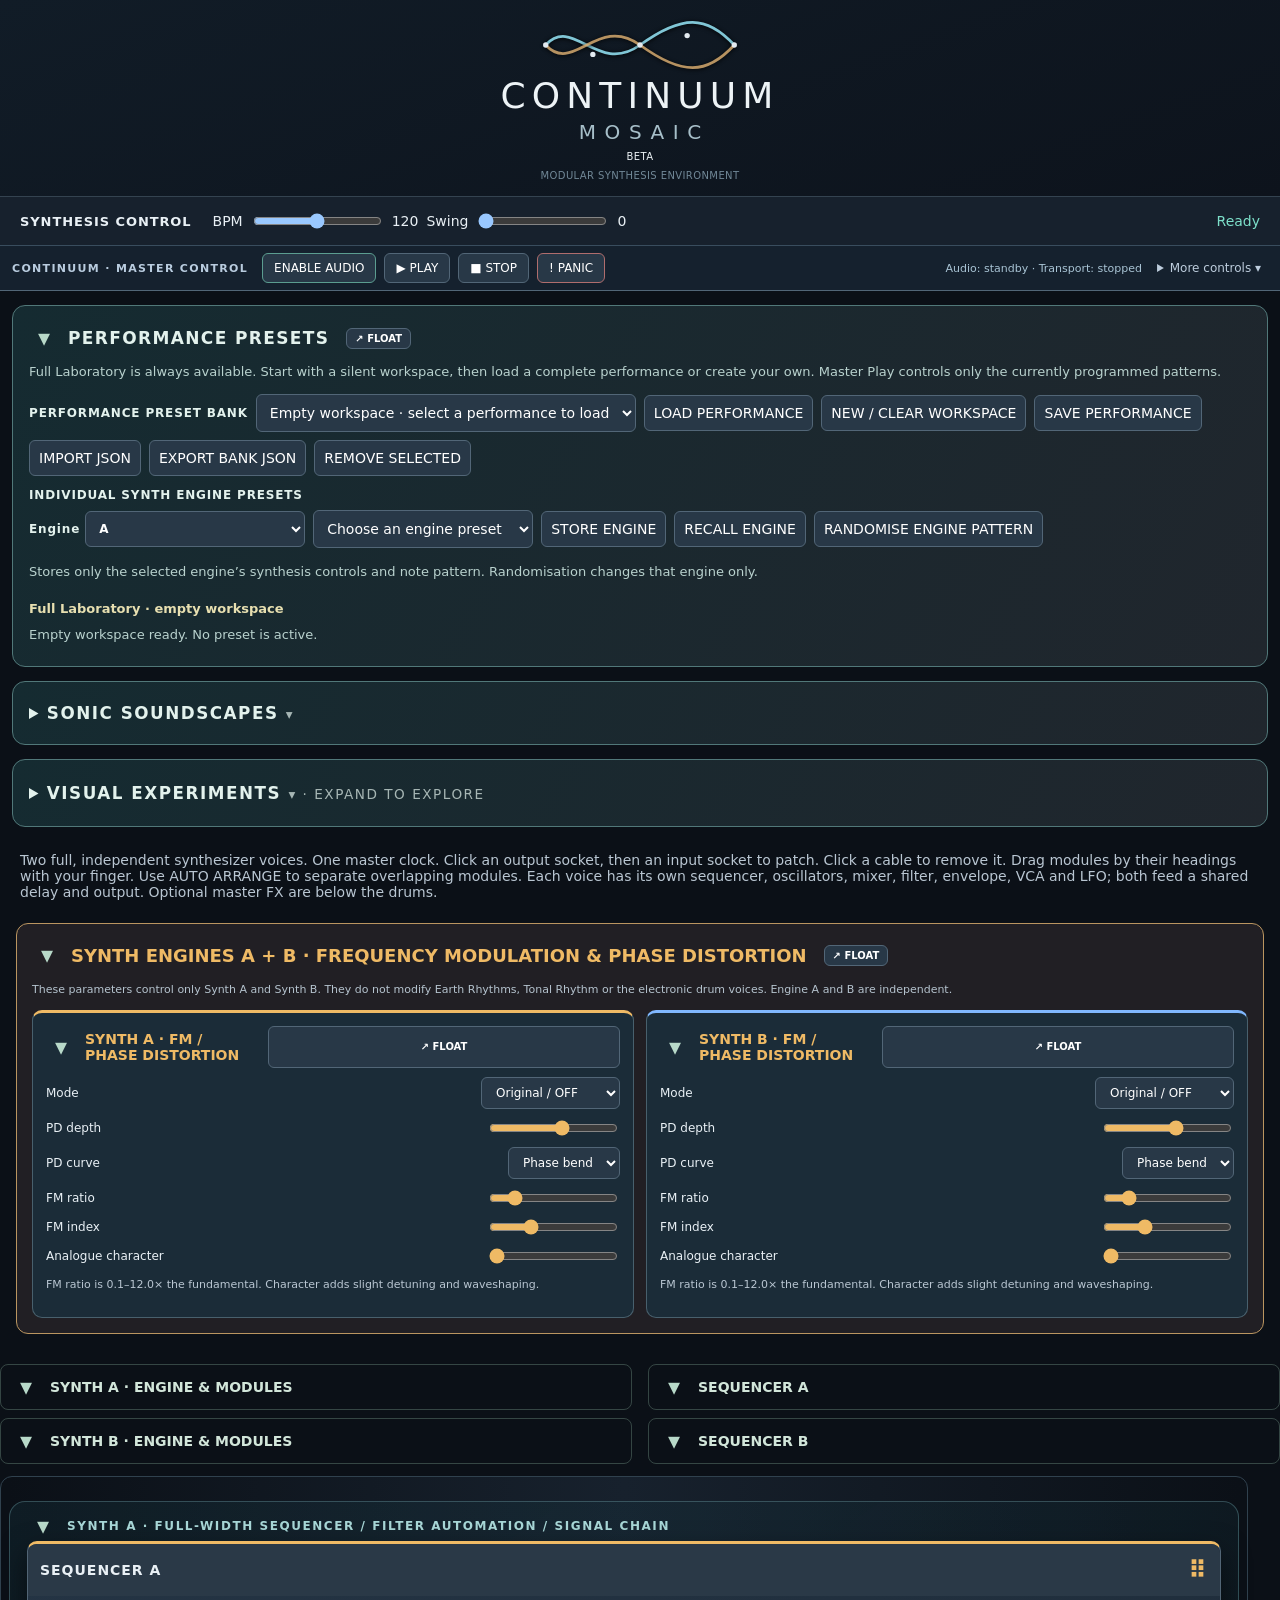
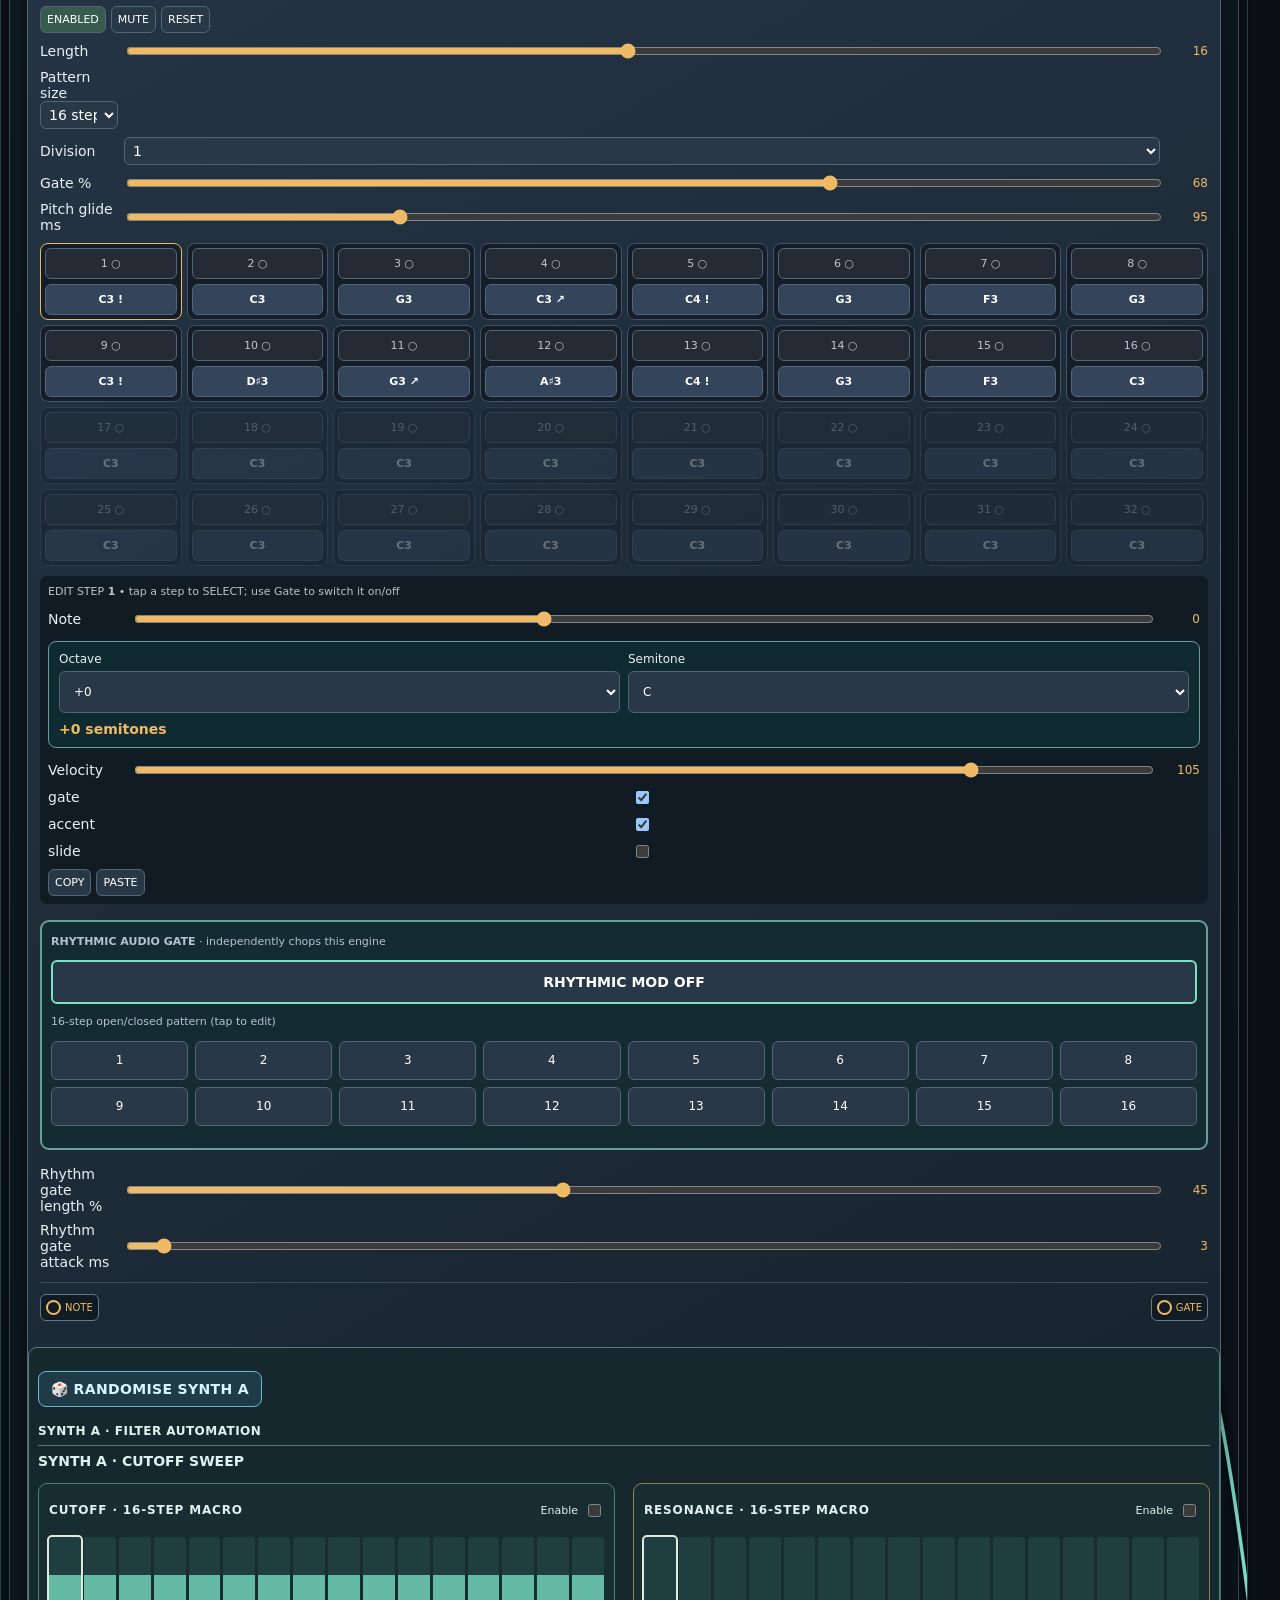
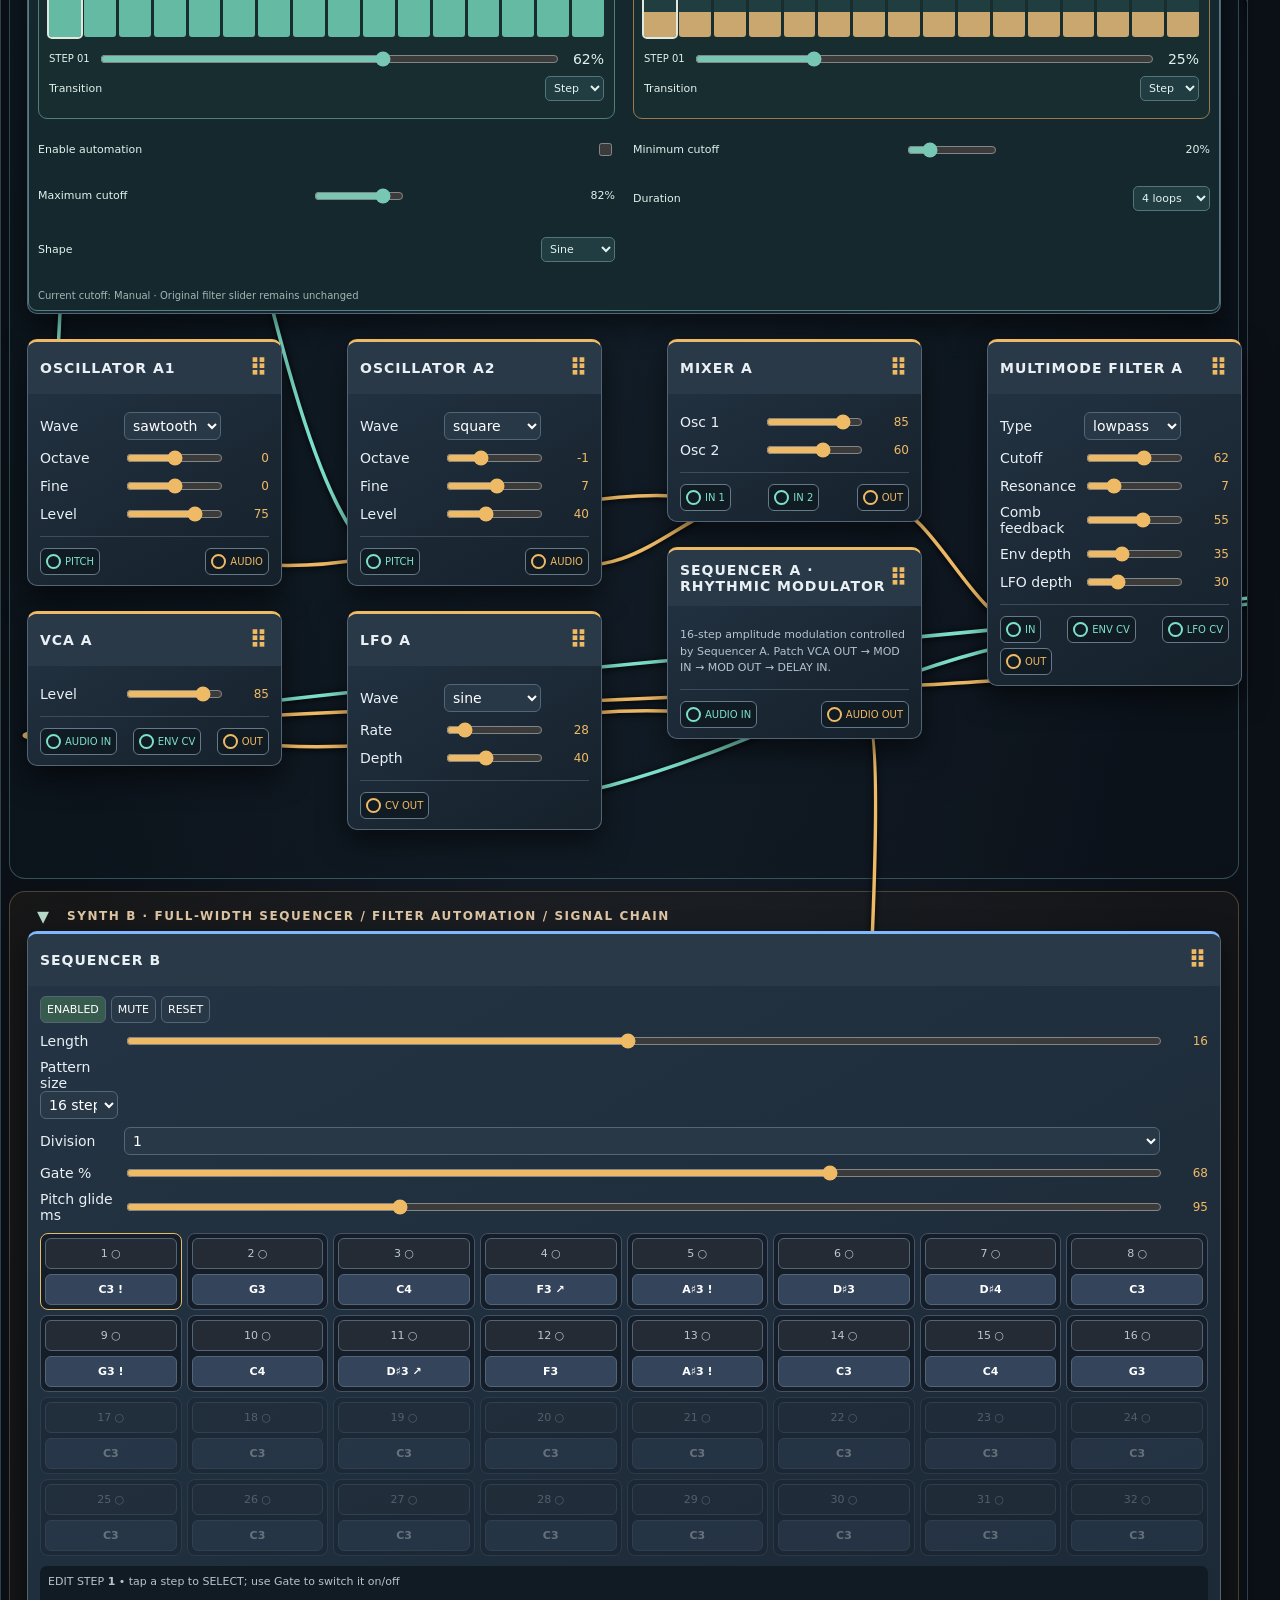
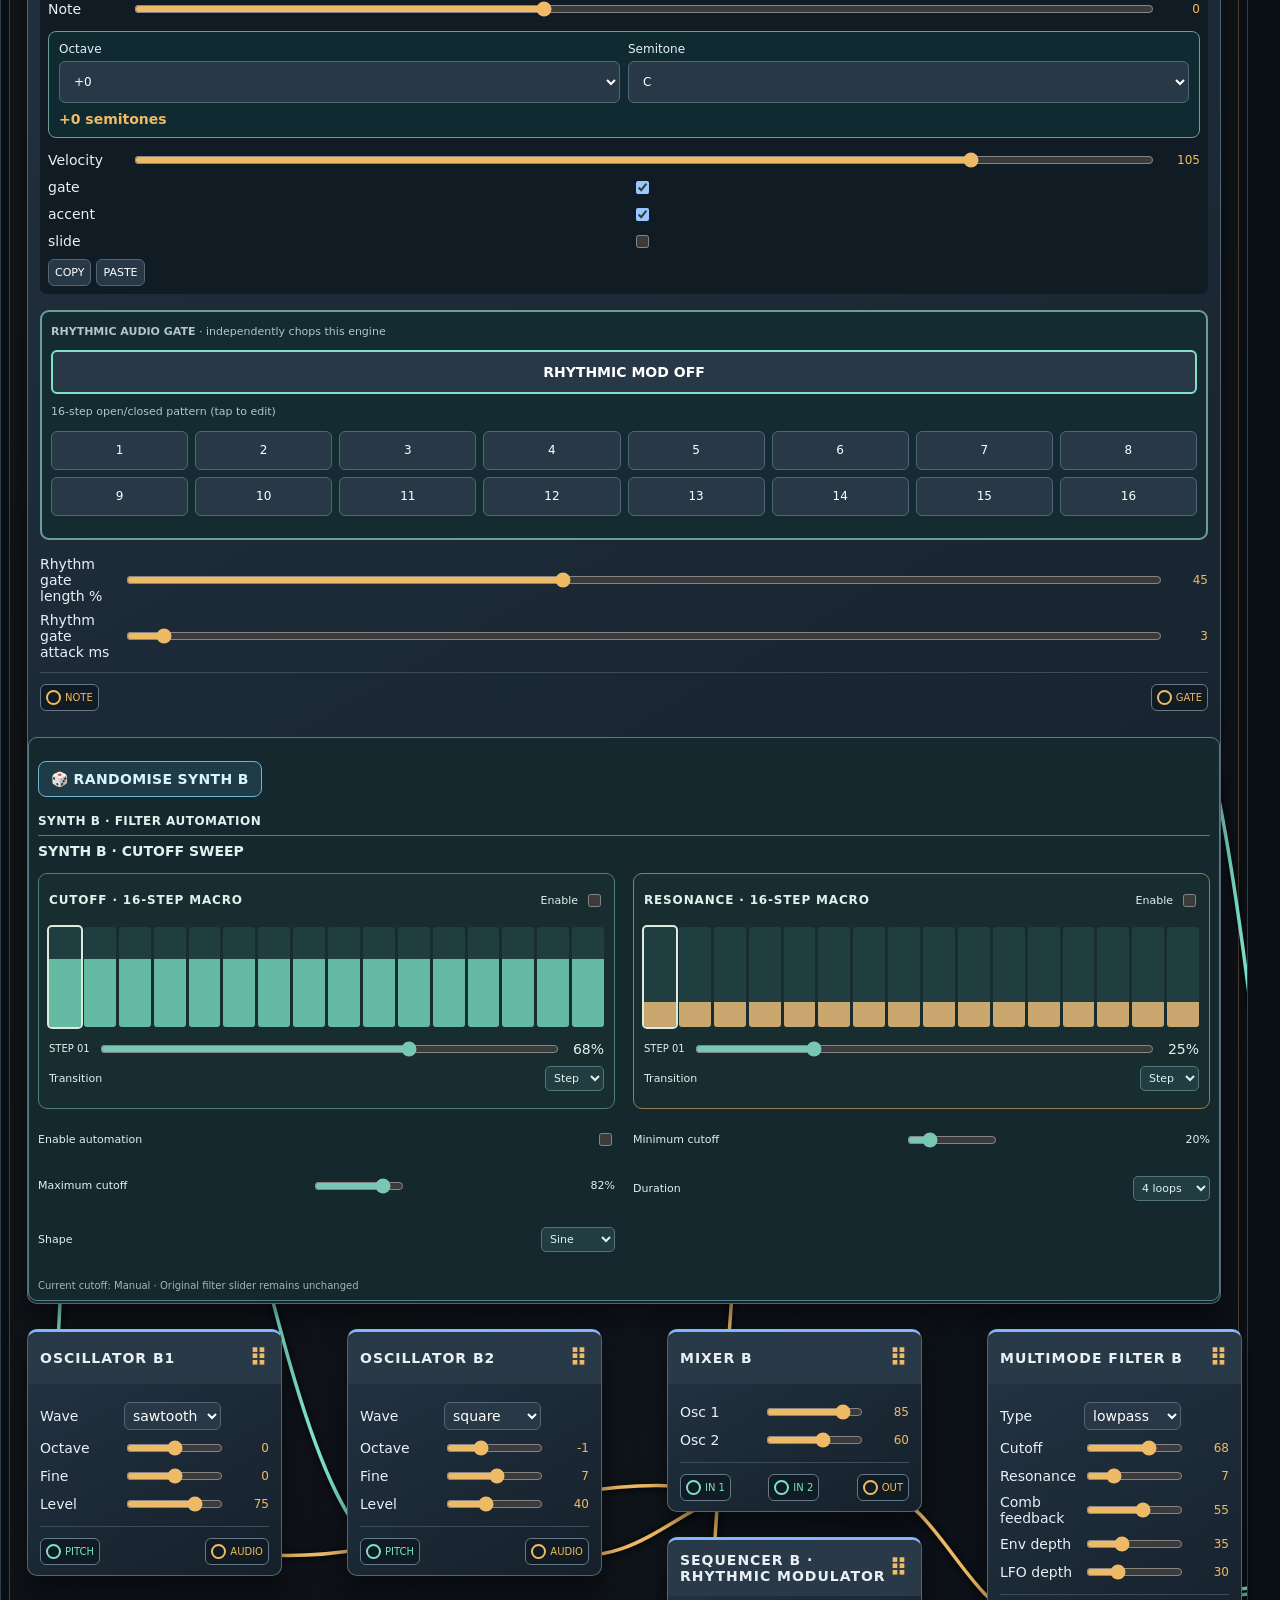
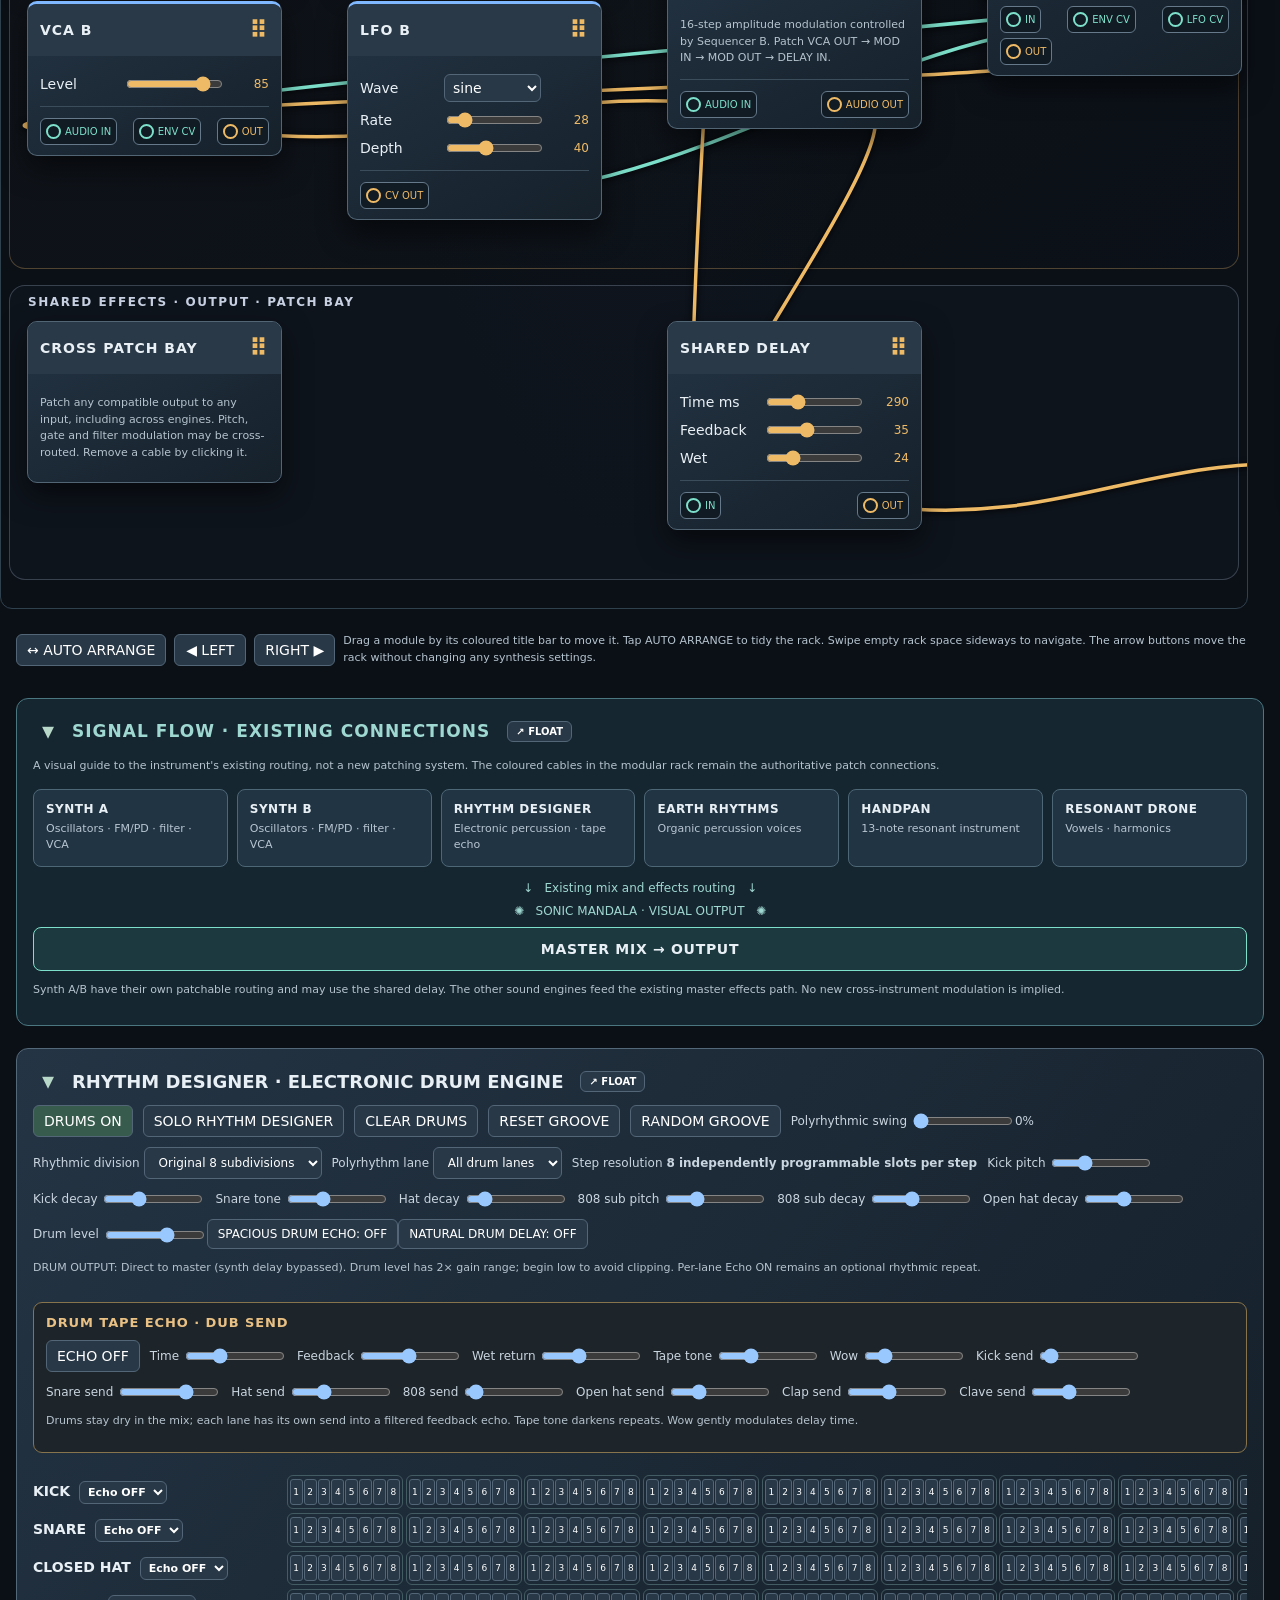
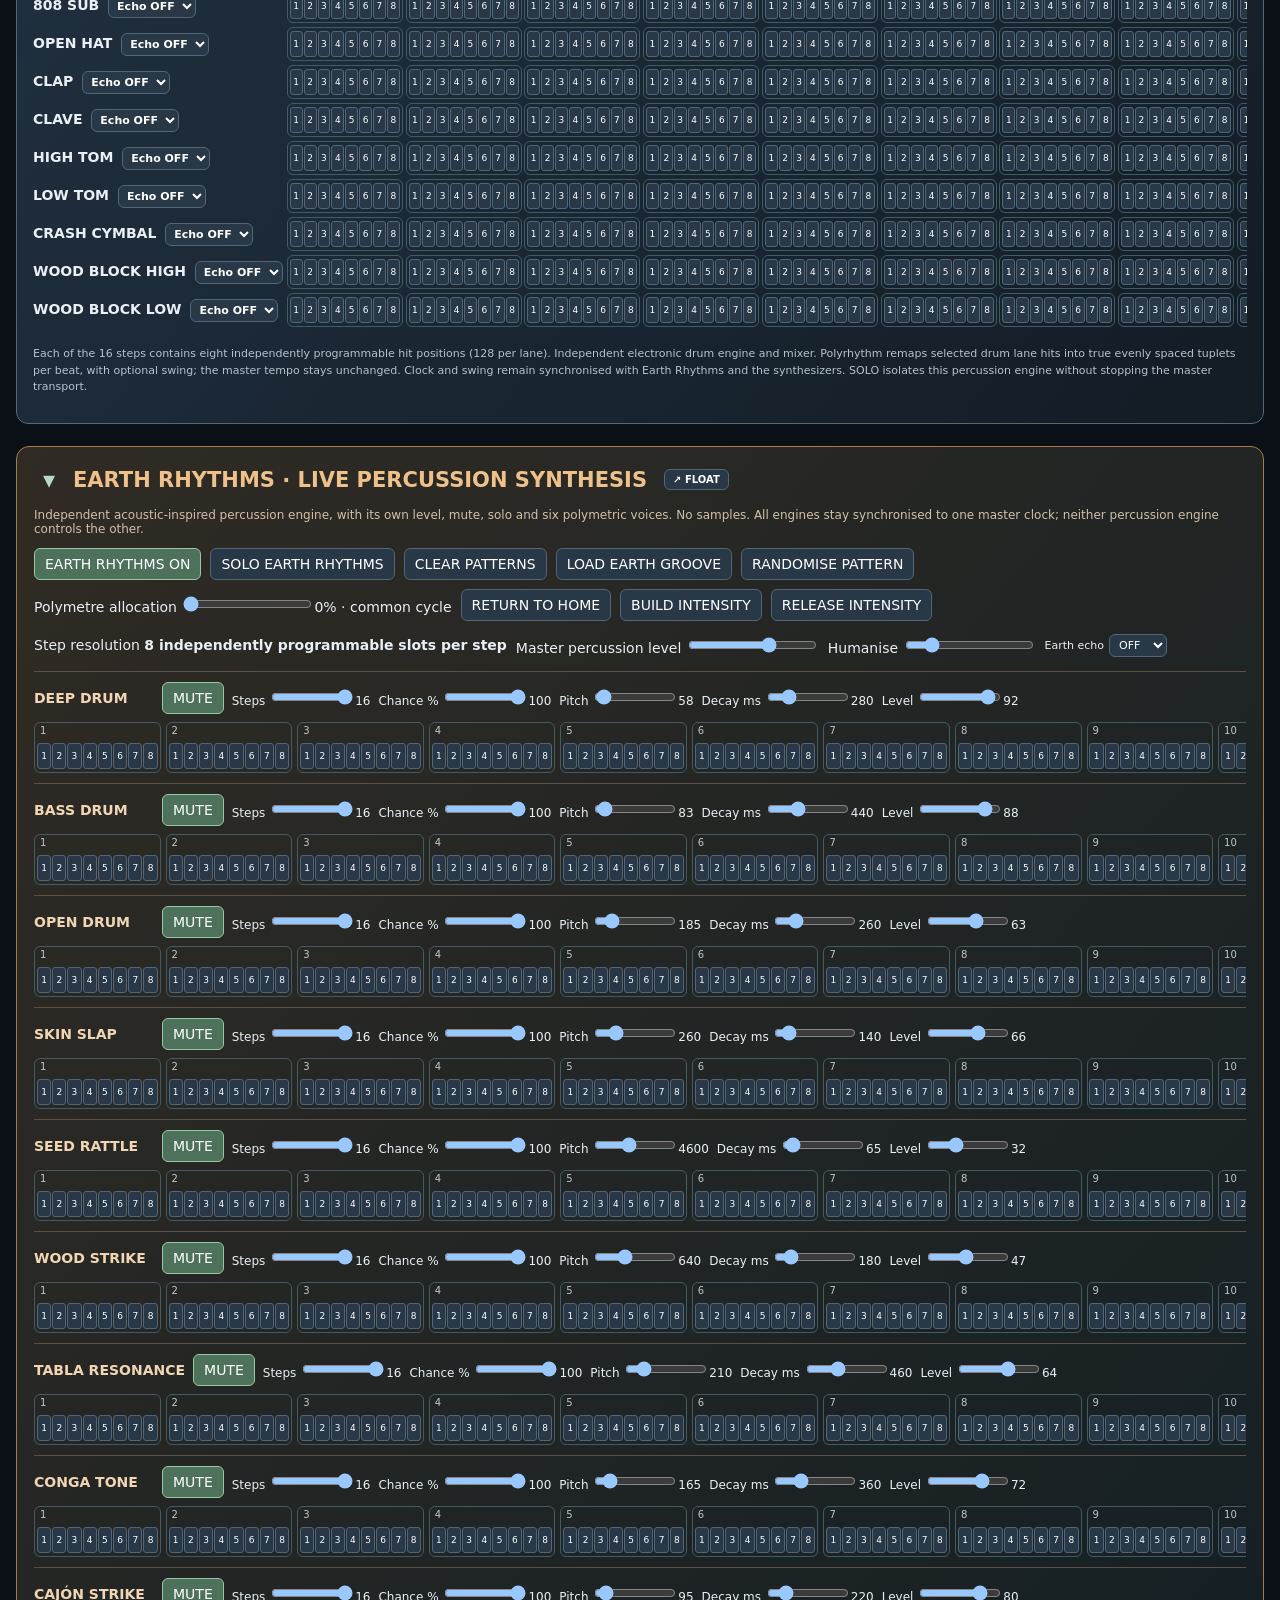
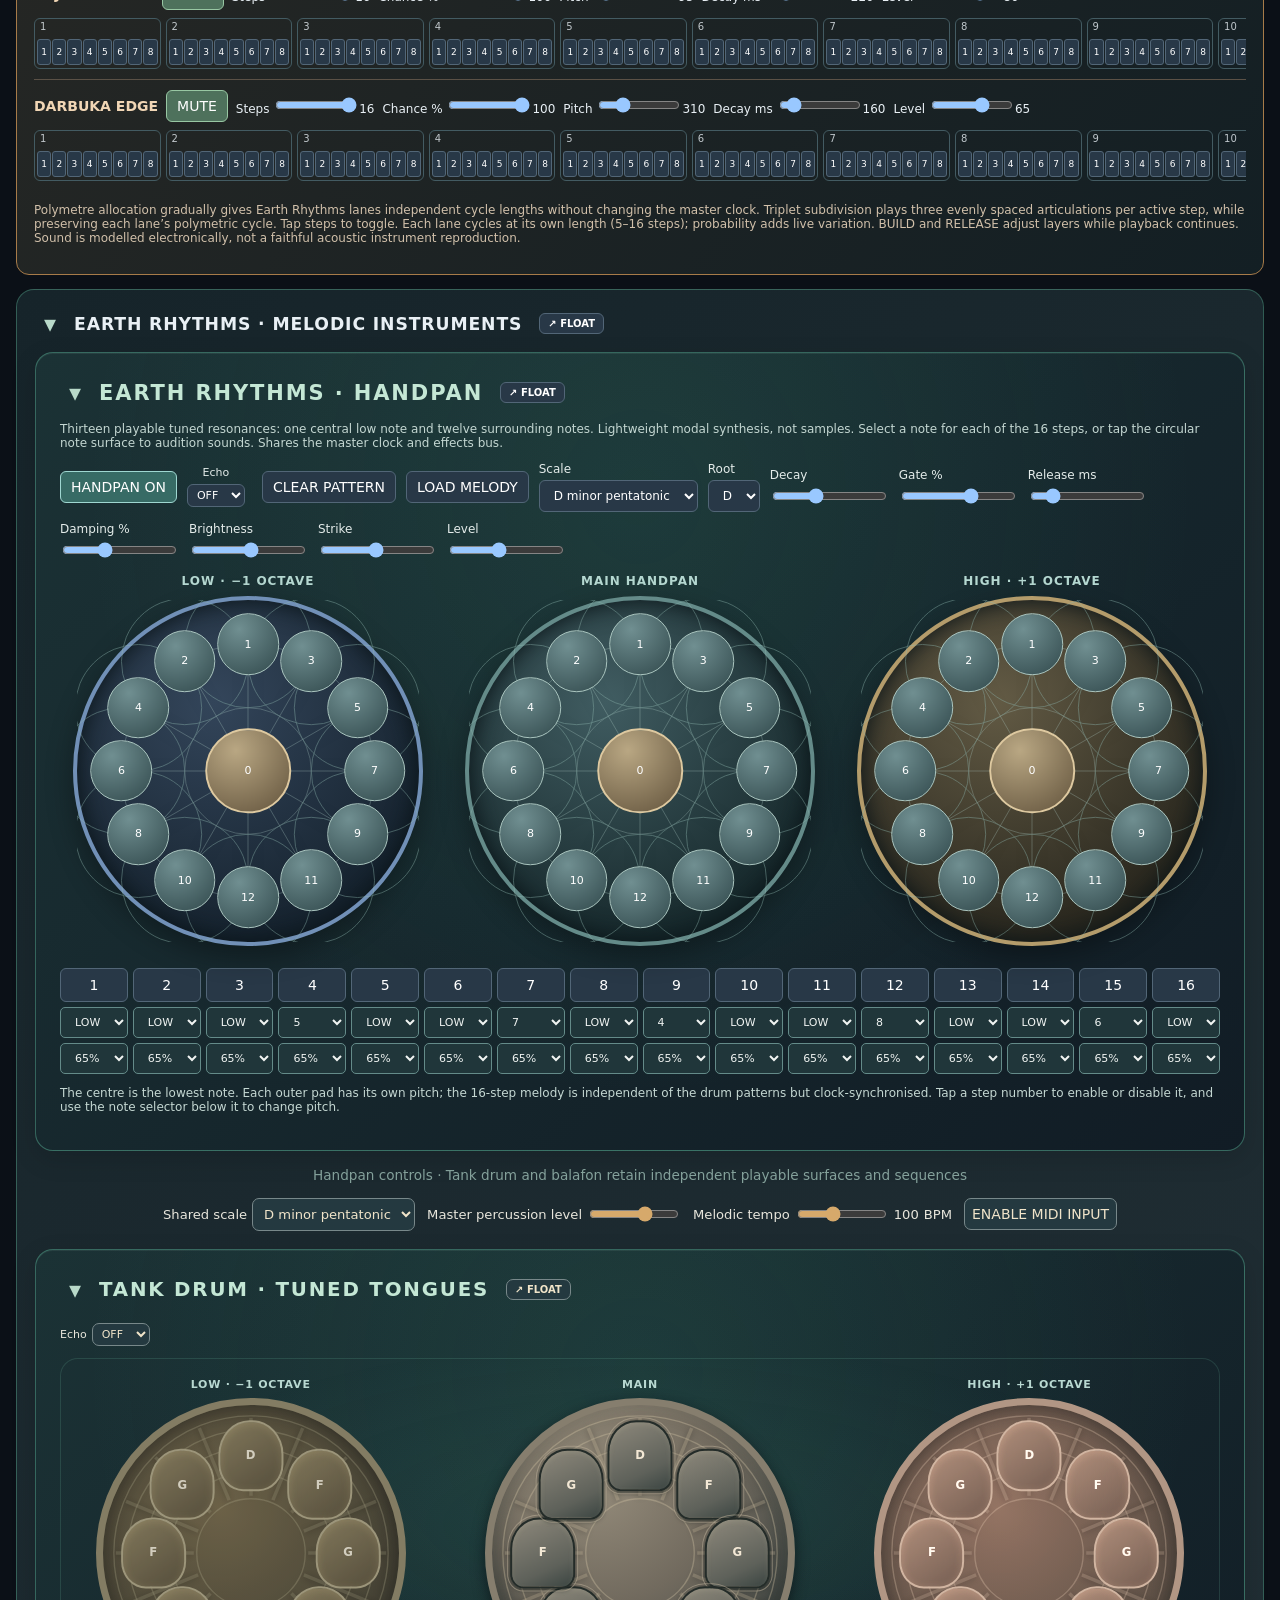
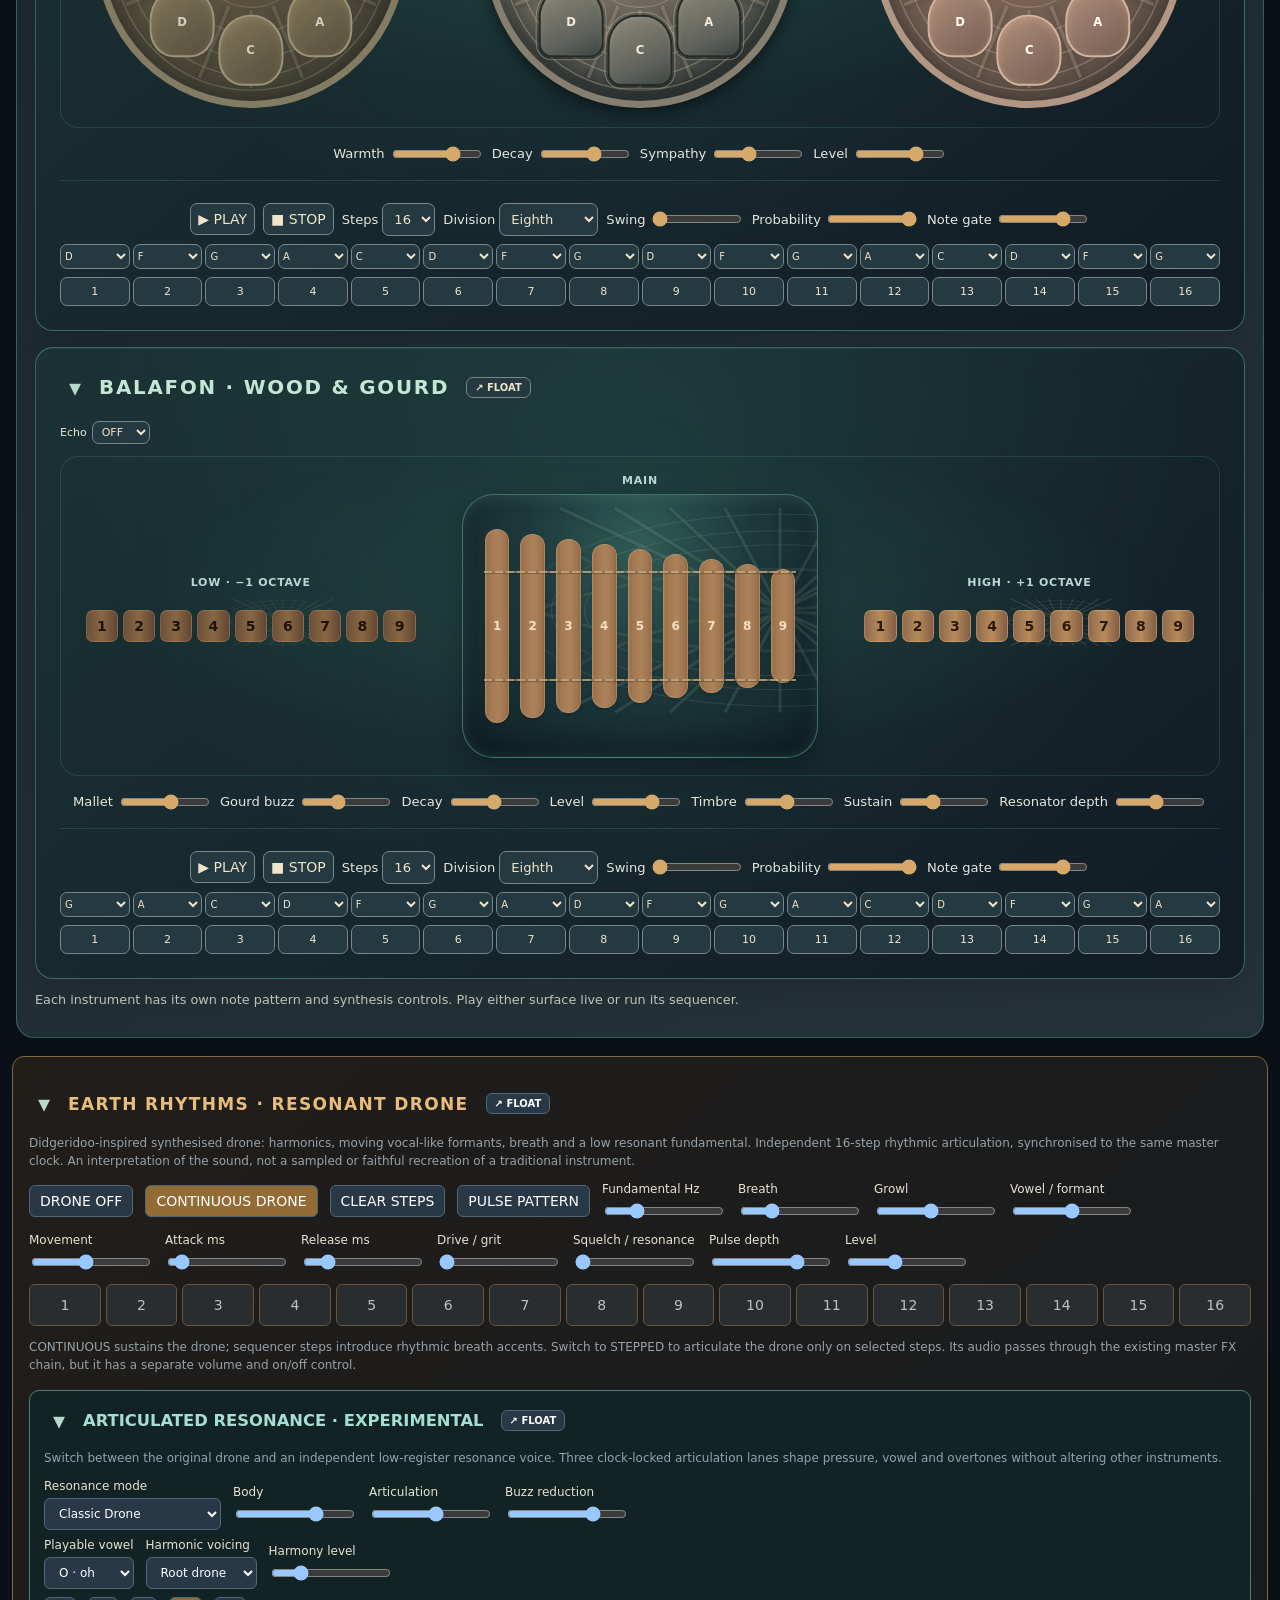
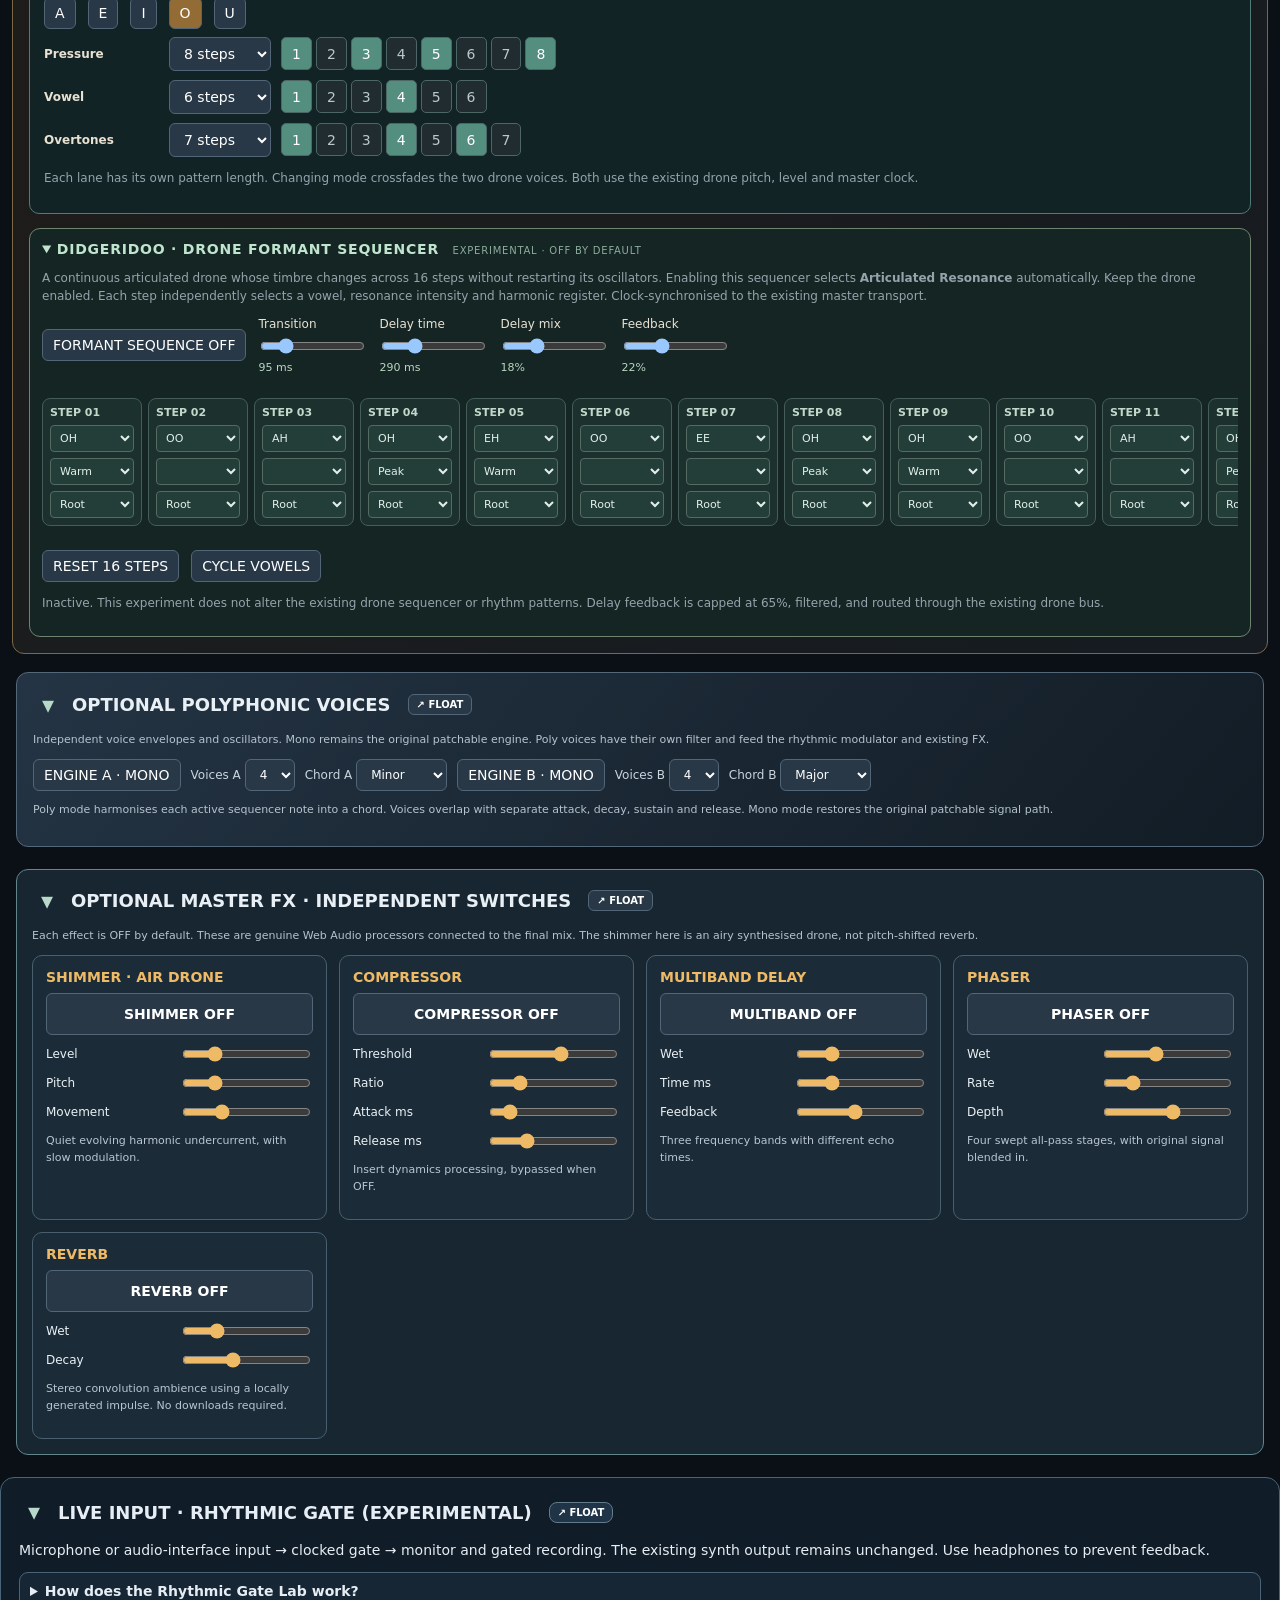
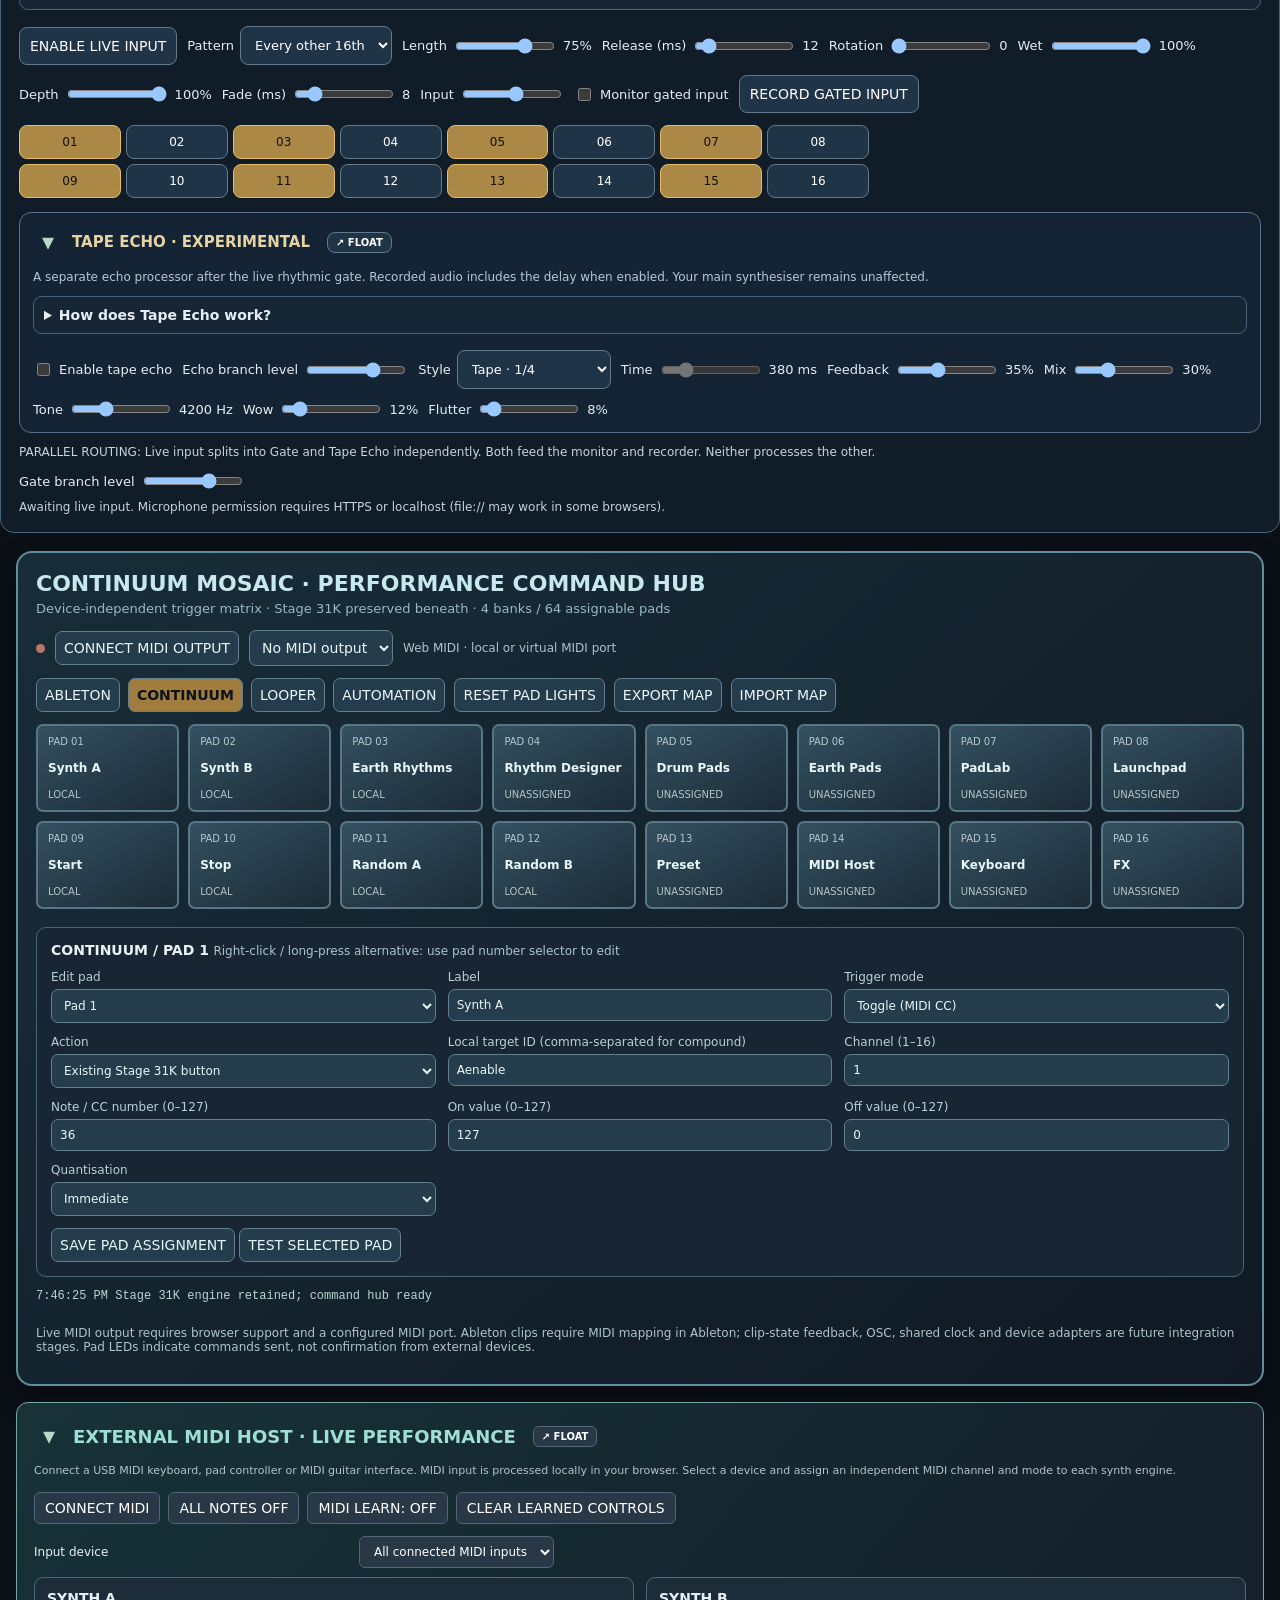
<file: Continuum_Mosaic_v13_128_Slot_Rhythm_Designer_Earth_Rhythms.html>
<!DOCTYPE html>

<html lang="en"><head><meta charset="utf-8"/><meta content="width=device-width,initial-scale=1" name="viewport"/><title>Continuum Mosaic · Keyboard Recovery · Continuum Mosaic | Continuum Mosaic</title><style>
:root{color-scheme:dark;--bg:#0b1017;--panel:#1a2430;--edge:#394d5e;--gold:#efba65;--teal:#7de0ca;--txt:#e9f0f5}*{box-sizing:border-box}body{margin:0;background:var(--bg);color:var(--txt);font:14px system-ui,sans-serif}header{display:flex;gap:9px;align-items:center;flex-wrap:wrap;padding:14px 20px;background:#17212d;border-bottom:1px solid var(--edge)}h1{font-size:20px;margin:0 12px 0 0;letter-spacing:.06em}button,select,input{font:inherit}button,select{background:#283847;color:white;border:1px solid #526677;border-radius:6px;padding:7px 10px;cursor:pointer}button:hover{border-color:var(--gold)}button.active{background:#375c4d}#status{color:var(--teal);margin-left:auto}.intro{padding:11px 20px;color:#b9c6d2}.rack{position:relative;min-width:1600px;min-height:2280px;margin:0 16px 20px;border:1px solid #30414e;border-radius:12px;background:radial-gradient(ellipse at top,#17212d,#0b1017 70%);overflow:hidden}svg{position:absolute;inset:0;width:100%;height:100%;z-index:1;pointer-events:none}svg path{fill:none;stroke-width:3.5;pointer-events:stroke;cursor:pointer;filter:drop-shadow(0 1px 3px #000)}.module{position:absolute;z-index:2;width:255px;border:1px solid #526575;border-radius:10px;background:linear-gradient(150deg,#243444,#15202a);box-shadow:0 12px 28px #0008}.module h2{font-size:14px;letter-spacing:.07em;margin:0;padding:12px;background:#2a3947;border-radius:9px 9px 0 0;cursor:move;user-select:none}.module .inside{padding:10px 12px}.control{display:grid;grid-template-columns:78px 1fr 42px;align-items:center;gap:6px;margin:8px 0}.control output{text-align:right;color:var(--gold);font-size:12px}.control input[type=range]{width:100%;accent-color:var(--gold)}.control select{width:100%;padding:4px}.ports{display:flex;justify-content:space-between;gap:5px;flex-wrap:wrap;border-top:1px solid #3b4d5b;margin-top:12px;padding-top:11px}.port{display:inline-flex;align-items:center;gap:4px;background:#111b24;border:1px solid #65798a;border-radius:6px;padding:5px;font-size:10px;cursor:pointer;user-select:none}.port:before{content:'';width:11px;height:11px;border-radius:50%;border:2px solid currentColor}.port.out{color:var(--gold)}.port.in{color:var(--teal)}.port.selected{outline:2px solid white}.stepgrid{display:grid;grid-template-columns:repeat(8,1fr);gap:5px;margin:10px 0}.step{padding:8px 0;font-size:12px;position:relative}.step.on:after{content:'';position:absolute;bottom:2px;left:25%;width:50%;height:3px;background:var(--teal)}.step.playing{background:#8b622f}.step.chosen{outline:2px solid var(--gold)}.edit{background:#111b24;padding:8px;border-radius:7px}.small{font-size:11px;color:#b5c3ce;line-height:1.5}.transport{display:flex;gap:5px;flex-wrap:wrap}.transport button{font-size:11px;padding:6px}.meter{height:9px;border-radius:5px;background:#0c151d;overflow:hidden}.meter i{display:block;background:var(--teal);height:100%;width:0%}.legend{padding:0 20px 24px;color:#aebfca}.voiceA{border-top:3px solid #efba65}.voiceB{border-top:3px solid #80b8ff}.sectionLabel{position:absolute;z-index:0;color:#7c91a5;font-size:15px;letter-spacing:.25em;font-weight:700}body{overflow-x:hidden}.rackScroll{width:100%;overflow-x:auto;overflow-y:hidden;-webkit-overflow-scrolling:touch;overscroll-behavior-x:contain;padding-bottom:12px}.rack{width:1600px;min-width:1600px;max-width:none;overflow:visible;margin:0 0 16px 0}.rackNav{display:flex;align-items:center;gap:8px;padding:8px 16px;flex-wrap:wrap}.rackNav button{min-width:72px}.rackNav .small{flex:1;min-width:180px}@media(max-width:700px){header{padding:10px;gap:6px}h1{font-size:17px;width:100%}.intro{padding:9px 12px}.rackNav{padding:8px 12px}.rackScroll{border-top:1px solid #30414e;border-bottom:1px solid #30414e}}

.drumPanel{margin:12px 16px 22px;padding:16px;border:1px solid #536878;border-radius:12px;background:linear-gradient(130deg,#243444,#121c25)}.drumEcho{margin:14px 0;padding:12px;border:1px solid #88744c;border-radius:9px;background:#1d242a}.drumEcho h3{margin:0 0 10px;font-size:13px;letter-spacing:.07em;color:#eac184}.drumPanel h2{margin:0 0 8px;font-size:18px}.drumGrid{display:grid;grid-template-columns:92px repeat(16,minmax(27px,1fr));gap:4px;align-items:center;min-width:660px}.drumGrid button{padding:8px 0;min-width:0;font-size:11px}.drumGrid button.hit{background:#8a6330;border-color:#efba65}.drumGrid button.now{outline:2px solid #7de0ca}.drumScroll{overflow-x:auto;padding:8px 0}.drumControls{display:flex;flex-wrap:wrap;gap:10px;align-items:center}.drumControls label{font-size:12px;color:#c9d5df}.drumControls input{width:100px;vertical-align:middle}
.rhythm-editor{margin:16px 0;padding:12px 9px;border:2px solid #6b9e99;border-radius:9px;background:#132b31}.rhythm-editor>button{display:block;width:100%;margin:10px 0;padding:12px 6px;font-weight:700;border:2px solid #7de0ca}.rhythm-editor .stepgrid{gap:7px}.rhythm-editor .step{min-height:39px;touch-action:manipulation}.module{touch-action:pan-x pan-y}.module h2{touch-action:none;min-height:52px;display:flex;align-items:center;padding-right:34px;position:relative}.module h2:after{content:"⠿";position:absolute;right:12px;top:50%;transform:translateY(-50%);color:#efba65;font-size:24px}.module.dragging{z-index:8;box-shadow:0 18px 42px #000c;border-color:#efba65}@media(max-width:700px){.rackNav{position:sticky;top:0;z-index:9;background:#17212d}.rackNav button{min-height:44px}.rhythm-editor>button{font-size:13px}} .fxRack{margin:14px 16px 22px;padding:15px;border:1px solid #63868d;border-radius:12px;background:#172630}.fxRack h2{margin:0 0 8px;font-size:18px}.fxCards{display:grid;grid-template-columns:repeat(auto-fit,minmax(245px,1fr));gap:12px}.fxCard{padding:13px;border:1px solid #48606d;border-radius:10px;background:#1b2c38}.fxCard h3{font-size:14px;color:#efba65;margin:0 0 8px}.fxCard label{display:flex;justify-content:space-between;gap:8px;align-items:center;margin:9px 0;font-size:12px}.fxCard input{max-width:54%;accent-color:#efba65}.fxCard button{min-height:42px;width:100%;font-weight:bold}.fxCard p{font-size:11px;color:#b9c6d2;line-height:1.5}
/* Continuum Mosaic identity: scoped to the masthead, leaving modular rack SVG and drag layout intact */
.brandMasthead{background:linear-gradient(160deg,#111c27,#0d131c);border-bottom:1px solid #344350;padding:17px 14px 15px;text-align:center;display:flex;align-items:center;flex-direction:column;gap:3px}
.brandMasthead svg{position:static;inset:auto;display:block;width:min(220px,62vw);height:56px;pointer-events:none;overflow:visible}

.brandMasthead .brandContinuum{font-size:clamp(24px,6vw,36px);font-weight:500;letter-spacing:.17em;color:#edf3f6;line-height:1.12}
.brandMasthead .brandMosaic{font-size:clamp(15px,3.7vw,20px);letter-spacing:.43em;padding-left:.43em;color:#a7bfc9;line-height:1.3}
.brandMasthead .brandRule{width:170px;max-width:50vw;height:1px;background:#344350;margin:8px 0 4px}
.brandMasthead .brandCredit{font-size:10px;letter-spacing:.18em;color:#a4b1bc}
.brandMasthead .brandDescriptor{font-size:10px;color:#718897;letter-spacing:.04em;margin-top:4px}
@media(max-width:700px){.brandMasthead{padding:12px 8px}.brandMasthead svg{height:44px}header{padding:10px 12px}}

.earthPanel{margin:14px 16px;padding:17px;border:1px solid #a77b49;border-radius:13px;background:linear-gradient(130deg,#302b24,#131f24)}.earthPanel h2{color:#efc18a;margin:0 0 8px}.earthToolbar,.earthParams{display:flex;gap:9px;flex-wrap:wrap;align-items:center;margin:10px 0}.earthParams label{font-size:12px;color:#e1d5c5;display:flex;align-items:center;gap:4px}.earthParams input{width:90px}.earthLane{padding:10px 0;border-top:1px solid #5b5146}.earthLaneHead{display:flex;gap:8px;align-items:center;flex-wrap:wrap;margin-bottom:8px}.earthLaneHead strong{min-width:120px;color:#f1d6b5}.earthLaneHead label{font-size:12px}.earthLaneHead input[type=range]{width:82px}.earthSteps{display:grid;grid-template-columns:repeat(16,minmax(31px,1fr));gap:4px;min-width:620px}.earthSteps button{padding:9px 0;font-size:11px;min-width:0}.earthSteps button.hit{background:#846138;border-color:#efba65}.earthSteps button.now{outline:2px solid #80c6d6}.earthScroll{overflow-x:auto}.earthPanel button.active{background:#4e715c;border-color:#98c7a3}.earthNote{font-size:12px;color:#d1c0aa}

.tonalPanel{margin:14px 16px;padding:17px;border:1px solid #6f8d91;border-radius:13px;background:linear-gradient(125deg,#172c30,#141b22);color:#e4ecea}.tonalPanel h2{color:#9fd7d1;margin:0 0 8px}.tonalControls{display:flex;flex-wrap:wrap;gap:10px;align-items:center;margin:12px 0}.tonalControls label{display:flex;flex-direction:column;gap:4px;font-size:12px}.tonalControls input[type=range]{width:115px}.tonalPanel button.active{background:#376b65;border-color:#9fd7d1}.tonalPads{position:relative;width:min(100%,350px);aspect-ratio:1;margin:14px auto;border-radius:50%;background:radial-gradient(circle at 40% 30%,#415d62,#17292c 75%);border:4px solid #648b89;box-shadow:inset 0 0 25px #091317,0 10px 28px #0005}.tonalPads button{position:absolute;transform:translate(-50%,-50%);width:18%;height:18%;padding:0;border-radius:50%;background:radial-gradient(circle at 35% 25%,#708f91,#31494c);border:1px solid #aac5bf;color:#fff;font-size:11px;touch-action:manipulation}.tonalPads button.centre{width:25%;height:25%;background:radial-gradient(circle at 35% 25%,#b9a783,#62533c);border:2px solid #dec9a0}.tonalPads button.selected{outline:3px solid #e7ca8c}.tonalPads button:active{background:#8faba7}.tonalSeqScroll{overflow-x:auto}.tonalSeq{display:grid;grid-template-columns:repeat(16,minmax(43px,1fr));gap:5px;min-width:760px}.tonalStep{display:flex;flex-direction:column;gap:5px;align-items:stretch}.tonalStep button{min-height:34px}.tonalStep button.on{background:#376b65;border-color:#9fd7d1}.tonalStep button.playing{outline:2px solid #e7ca8c}.tonalStep select{width:100%;font-size:11px;background:#20363a;color:#f0f4f2;border:1px solid #648b89;border-radius:5px}.tonalNote{font-size:12px;color:#c4d7d2}

.resonanceAddon{margin-top:16px;padding:14px;border:1px solid #507b77;border-radius:10px;background:#112325}.resonanceAddon h3{color:#a5ded2;margin:0 0 8px}.resonanceLanes{display:grid;gap:9px}.resonanceLane{display:flex;align-items:center;gap:10px;flex-wrap:wrap}.resonanceLane strong{min-width:115px;font-size:12px}.resonanceSteps{display:flex;gap:4px;flex-wrap:wrap}.resonanceSteps button{min-width:29px;height:33px;border:1px solid #4d6666;background:#202c30;color:#b9c9c8;border-radius:5px}.resonanceSteps button.on{background:#548e7f;color:#fff}.resonanceAddon .droneControls{margin:8px 0}

/* Presentation-only clarity layer; Web Audio routing and draggable modules unchanged. */
.synthLab{border-color:#ba9560;background:#211f24;margin-top:12px}
.synthLab h2{color:#efba65}
.synthLabCard{border-top:3px solid #efba65}
.synthLabB{border-top-color:#80b8ff}
.synthLab .fxCards{grid-template-columns:repeat(auto-fit,minmax(270px,1fr))}
.signalFlowPanel{margin:12px 16px 22px;padding:16px;border:1px solid #4a7780;border-radius:12px;background:#152630}
.signalFlowPanel h2{margin:0 0 9px;font-size:17px;letter-spacing:.06em;color:#9fd7d1}
.signalFlowGrid{display:grid;grid-template-columns:repeat(auto-fit,minmax(165px,1fr));gap:9px;margin:14px 0}
.signalSource{border:1px solid #4d6777;border-radius:8px;background:#213443;padding:12px;display:flex;flex-direction:column;gap:5px;min-height:78px}
.signalSource strong{font-size:12px;letter-spacing:.04em}
.signalSource span{font-size:11px;color:#b9c6d2;line-height:1.5}
.flowDirection{text-align:center;color:#9fd7d1;margin:9px 0;font-size:12px}
.flowDestination{border:1px solid #7de0ca;border-radius:8px;padding:13px;text-align:center;font-weight:700;letter-spacing:.05em;background:#1c3940}

/* Handpan-inspired alternating pitch geography; only presentation changes. */
.tonalPads .tonalGeometry{position:absolute;inset:0;width:100%;height:100%;pointer-events:none;z-index:0;opacity:.52}
.tonalPads .tonalGeometry circle,.tonalPads .tonalGeometry path{fill:none;stroke:#b5d4cc;stroke-width:.55;vector-effect:non-scaling-stroke}
.tonalPads .tonalGeometry .petal{stroke:#8fb7af;stroke-width:.8}
.tonalPads button{z-index:1}

/* Performance keyboard: isolated trigger controls, no changes to the existing patch graph. */
.performanceKeyboard{margin:20px 12px 32px;padding:16px;border:1px solid #658c93;border-radius:13px;background:linear-gradient(140deg,#14252d,#151a24);color:#e3eff1}
.performanceKeyboard h2{font-size:17px;color:#a8d9df;margin:0 0 7px}.keyboardTargets{display:flex;flex-wrap:wrap;gap:7px;margin:12px 0}.keyboardTargets label{display:flex;gap:5px;align-items:center;border:1px solid #526a72;border-radius:7px;padding:7px 9px;font-size:12px}.keyboardTargets input{accent-color:#75c9c3}.keyboardSettings{display:flex;align-items:center;flex-wrap:wrap;gap:12px;margin:10px 0}.keyboardSettings select{background:#263c43;color:white;padding:6px}.keyboardScroll{overflow-x:auto;overscroll-behavior-x:contain;padding-bottom:8px}.keyboardKeys{display:flex;position:relative;height:156px;width:max-content;touch-action:pan-x;user-select:none}.keyboardWhite{width:47px;height:154px;border:1px solid #65717c;border-radius:0 0 5px 5px;background:#e5e8e6;color:#27343c;position:relative;display:flex;align-items:end;justify-content:center;padding-bottom:12px;font-size:11px;touch-action:none}.keyboardWhite.pressed{background:#9accc9}.keyboardBlack{position:absolute;top:0;width:29px;height:94px;z-index:2;background:linear-gradient(#303b44,#10141a);border:1px solid #080c12;border-radius:0 0 4px 4px;color:white;touch-action:none}.keyboardBlack.pressed{background:#3e979c}.keyboardHint{font-size:12px;opacity:.75;margin-top:7px}
.pitchEditor{display:grid;grid-template-columns:1fr 1fr;gap:8px;margin:12px 0;padding:10px;background:#102a32;border:1px solid #6b9e99;border-radius:8px}.pitchEditor label{display:flex;flex-direction:column;gap:5px;font-size:12px}.pitchEditor select{width:100%;min-height:42px}.pitchEditor strong{grid-column:1/-1;color:#efba65}.step.chosen{outline:2px solid #efba65}@media(max-width:700px){.pitchEditor{grid-template-columns:1fr 1fr}.pitchEditor select{font-size:16px}}
</style><style>
.dronePanel{margin:18px 12px;padding:16px;border:1px solid #7d6844;border-radius:12px;background:linear-gradient(135deg,#211d19,#151b21);color:#e9e2d2}.dronePanel h2{color:#e8bd7c;font-size:17px;letter-spacing:.08em}.droneControls{display:flex;flex-wrap:wrap;align-items:center;gap:12px;margin:12px 0}.droneControls label{display:flex;flex-direction:column;gap:5px;font-size:12px}.droneControls input[type=range]{width:120px}.droneGrid{display:grid;grid-template-columns:repeat(16,minmax(30px,1fr));gap:5px;min-width:560px}.droneGrid button{min-height:42px;border:1px solid #67553d;background:#292d30;color:#b9c3c7;border-radius:6px}.droneGrid button.on{background:#997447;color:#fff}.droneGrid button.playing{outline:2px solid #e8d6a7}.droneScroll{overflow-x:auto}.dronePanel button.active{background:#936b35;color:#fff}.dronePanel .small{font-size:12px;opacity:.8}
</style><style>
.scenePanel{margin:14px 12px;padding:16px;border:1px solid #517879;border-radius:13px;background:linear-gradient(120deg,#152b31,#20262d);color:#e3f2ed}.scenePanel h2{margin:0 0 8px;font-size:17px;letter-spacing:.08em}.sceneButtons{display:flex;flex-wrap:wrap;gap:9px;margin:12px 0}.sceneButtons button{border:1px solid #698b8a;border-radius:9px;background:#263e45;color:#e5f6ef;padding:12px 15px;cursor:pointer;font-weight:700}.sceneButtons button.chosen{background:#b1d7c8;color:#10272c}.scenePanel p{font-size:13px;line-height:1.5;color:#b9d2ce;margin:6px 0}.scenePanel .sceneStatus{font-weight:700;color:#e7dfb0}
</style>
<style>
.midiHost{margin:14px 16px;padding:17px;border:1px solid #79a8a2;border-radius:12px;background:linear-gradient(130deg,#173238,#141d28)}
.midiHost h2{margin:0 0 9px;color:#9fdfd3;font-size:18px}
.midiHost .midiRows{display:grid;grid-template-columns:repeat(auto-fit,minmax(240px,1fr));gap:12px}
.midiHost .midiCard{background:#1c2d39;border:1px solid #4d6972;border-radius:9px;padding:12px}
.midiHost label{display:flex;justify-content:space-between;align-items:center;gap:8px;margin:9px 0;font-size:12px}
.midiHost select{max-width:65%;min-width:125px}
.midiHost .midiButtons{display:flex;gap:8px;flex-wrap:wrap;margin:12px 0}
.midiHost .midiLog{font:12px monospace;color:#a7d9cf;min-height:18px}
</style>
<style>
.microStepGroup{display:flex;align-items:center;justify-content:center;gap:2px;padding:3px;border:1px solid #435b62;border-radius:6px;min-width:68px}
.microStepGroup.now{outline:2px solid #e0b76d}
.microStepGroup button{flex:1;min-width:12px;padding:7px 2px;font-size:10px;border-radius:3px}
.microStepGroup button.hit{background:#328f84;color:#fff}
.microEarthSteps{display:grid!important;grid-template-columns:repeat(16,minmax(72px,1fr))!important;gap:5px;min-width:1230px}
.microEarthSteps .microStepGroup{position:relative;padding-top:20px}
.microStepNumber{position:absolute;top:2px;left:5px;font-size:10px;opacity:.8}
.drumGrid{min-width:1350px}

/* V13: eight real substeps per 16th-note tick; horizontal scroll preserves tap targets. */
.drumGrid{min-width:2150px!important}.microEarthSteps{grid-template-columns:repeat(16,minmax(124px,1fr))!important;min-width:2100px!important}.microStepGroup{min-width:116px;gap:1px!important;padding-left:2px!important;padding-right:2px!important}.microStepGroup button{min-width:12px!important;padding:7px 1px!important;font-size:9px!important}
</style><style>.presetBank{display:flex;align-items:center;flex-wrap:wrap;gap:8px;margin:12px 0}.presetBank label{font-weight:700;font-size:12px;letter-spacing:.07em}.presetBank select{min-width:220px;max-width:100%;padding:9px}.presetBank button{padding:9px}.presetBank button,.presetBank select{cursor:pointer}</style><style>#spectralPanel{margin-top:12px}.spectralHeader{display:flex;align-items:center;justify-content:space-between;gap:12px;flex-wrap:wrap}.spectralHeader h2{margin:0}.spectralModes{display:flex;gap:6px;flex-wrap:wrap}.spectralModes button{padding:8px 11px;cursor:pointer}.spectralModes button.active{background:#367e92;color:white}#spectralCanvas{display:block;width:100%;height:220px;border-radius:12px;background:linear-gradient(180deg,#111f30,#080e18);border:1px solid #426071;touch-action:pan-y}#sonicJourneyPanel{margin-top:12px}</style><style id="recoveryStage03PitchStyles">
.pitchStepCell{display:flex;flex-direction:column;gap:5px;min-width:0;border:1px solid #465366;border-radius:8px;padding:4px;background:#151d28}.pitchStepCell.chosen{border-color:#e5bc68}.pitchStepCell.playing{box-shadow:0 0 0 2px #7bc5db inset}.pitchStepCell button{width:100%;min-width:0;white-space:nowrap;font-size:11px;padding:8px 3px;touch-action:manipulation}.pitchGate{background:#242b35;color:#bac7d4}.pitchGate.on{background:#225e52;color:#fff}.pitchChoose{background:#34445b;color:#fff;font-weight:700}.stepPitchOverlay{position:fixed;inset:0;background:rgba(0,0,0,.78);z-index:99999;display:flex;align-items:center;justify-content:center;padding:16px}.stepPitchDialog{width:min(430px,100%);max-height:90vh;overflow:auto;background:#17202b;color:#fff;border:1px solid #8297ac;border-radius:15px;padding:20px;box-shadow:0 16px 50px #000}.pitchDialogHeader,.pitchDialogFooter{display:flex;justify-content:space-between;align-items:center;gap:8px}.stepPitchDialog label{display:block;margin:15px 0;font-weight:700}.stepPitchDialog select{display:block;width:100%;font-size:20px;padding:13px;background:#27374a;color:#fff;border:1px solid #91a6b9;border-radius:8px;margin-top:6px}.stepPitchDialog button{padding:12px;border-radius:8px;cursor:pointer}.stepPitchDialog [data-done]{width:100%;background:#3d7466;color:white;font-weight:bold;margin-top:16px}.stepPitchDialog p{font-size:13px;color:#b9c9d9}.pitchDialogFooter button{font-size:12px;flex:1}.pitchDialogFooter b{white-space:nowrap}
</style>
<style>
#earthPerformancePads{border-color:#a77b49;background:linear-gradient(130deg,#302b24,#131f24)}
#earthPerformancePads h3{color:#efc18a}
</style>
<style>
/* Stage 25c: subdued keyboard expression, original keyboard remains prominent */
.performanceKeyboard .keyboardExpressionPanel{margin:8px 0 12px;padding:8px 10px;border:1px solid #36515b;border-radius:8px;background:#192a32;color:#d8e9ea;box-shadow:none}
.exprHeader{display:flex;align-items:baseline;gap:10px;margin-bottom:5px}
.keyboardExpressionPanel .exprHeader span:first-child{font-size:10px;font-weight:700;letter-spacing:.12em;color:#9bc9ce}
.exprSub{font-size:10px;opacity:.65}
.exprQuick{display:flex;align-items:center;flex-wrap:wrap;gap:12px}
.exprQuick label{display:flex;align-items:center;gap:8px;font-size:11px}
.exprQuick input[type=range]{width:clamp(105px,17vw,190px);accent-color:#75b5b5}
.exprQuick output{min-width:24px;font-size:10px;opacity:.75}
.exprAdvanced{margin-top:6px!important;font-size:11px}
.exprAdvanced summary{font-size:11px;opacity:.8;cursor:pointer}
.exprAdvanced summary span{opacity:.65;margin-left:8px}
.exprAdvanced .keyboardExpressionGrid{padding:10px 2px 3px;grid-template-columns:repeat(auto-fit,minmax(145px,1fr))}
.exprNote{font-size:11px;opacity:.7}
@media(max-width:600px){.exprAdvanced summary span{display:none}.exprQuick{gap:8px}}
</style><style id="didgStyle">.didgLab{margin-top:14px;padding:12px;border:1px solid #6d856f;border-radius:11px;background:#152524}.didgLab>summary{cursor:pointer;color:#bfe5ce;font-weight:750;letter-spacing:.055em}.didgTag{font-size:10px;font-weight:500;opacity:.7;margin-left:8px}.didgScroll{overflow-x:auto}.didgStepGrid{display:grid;grid-template-columns:repeat(16,minmax(100px,1fr));gap:6px;min-width:1640px;margin:12px 0}.didgStep{padding:7px;border:1px solid #455d58;border-radius:8px;background:#1c302e;display:flex;flex-direction:column;gap:6px}.didgStep.playing{outline:2px solid #c8e8b5}.didgStep strong{font-size:11px;color:#c1d8ca}.didgStep select{max-width:100%;background:#233e39;color:#e1efe8;border:1px solid #536b61;padding:5px;border-radius:4px;font-size:11px}.didgLab .droneControls input[type=range]{width:105px}.didgLab output{font-size:11px;color:#b9d6c2}</style><style>
/* Stage 29f: only group existing instrument panels; preserve original handpan rendering. */
#cm29fEarthFamily{margin:16px 0 22px;padding:14px;border:1px solid rgba(89,176,145,.28);border-radius:16px}
#cm29fEarthFamily>h2{margin:0 0 12px;font-size:1.08rem;letter-spacing:.05em}
#cm29fEarthFamily>#tonalPanel{margin:0 0 16px}
#cm29fEarthFamily>#cm29{margin:0}
</style><style id="stage29iMacroStyle">#rack .cm29iEmbedded{position:relative;margin:12px 0 2px;padding:9px;border:1px solid #537f83;border-radius:9px;background:#14282d;color:#e1f1ed}#rack .cm29iEmbedded summary{cursor:pointer;font-weight:750;font-size:12px;letter-spacing:.03em}#rack .cm29iEmbedded .macroCard{padding:7px 0 0}#rack .cm29iEmbedded label{display:flex;justify-content:space-between;align-items:center;gap:6px;margin:7px 0;font-size:11px}#rack .cm29iEmbedded input[type=range]{width:90px;max-width:42%;accent-color:#78c7b5}#rack .cm29iEmbedded select{background:#213d42;color:#e2f2ef;border:1px solid #53757a;border-radius:5px;padding:4px;max-width:50%}#rack .cm29iEmbedded output{font-variant-numeric:tabular-nums}#rack .cm29iEmbedded .macroInfo{font-size:10px;opacity:.7;margin-top:9px}</style><style id="stage29kStepStyle">.cm29kEditor{margin:12px 0;padding:10px;border:1px solid #527e76;border-radius:9px;background:#172d30}.cm29kTabs{display:flex;gap:6px;margin:10px 0}.cm29kTabs button{flex:1;border:1px solid #597e7c;border-radius:5px;background:#243b3f;color:#cbdcd9;padding:7px;cursor:pointer}.cm29kTabs button.chosen{background:#416e67;color:#fff}.cm29kBars{display:grid;grid-template-columns:repeat(16,minmax(0,1fr));gap:3px;height:115px;align-items:end}.cm29kBar{height:100%;border:0;background:#203d40;border-radius:3px;display:flex;align-items:end;padding:0;overflow:hidden;cursor:pointer}.cm29kBar span{width:100%;background:#65baa4;min-height:2px}.cm29kBar.res span{background:#c9a76e}.cm29kBar.selected{outline:2px solid #e0e9dd;outline-offset:0}.cm29kEdit{display:flex;align-items:center;gap:8px;margin:12px 0 4px}.cm29kEdit input{flex:1;min-width:0}.cm29kEdit span{white-space:nowrap;font-size:10px}.cm29kEdit output{min-width:35px;text-align:right}.cm29kEditor>strong{font-size:11px;letter-spacing:.06em}@media(max-width:550px){.cm29kBars{gap:2px;height:90px}}</style><style id="stage29lStyle">.cm29lEditor{margin:12px 0}.cm29lHeading{display:flex;justify-content:space-between;align-items:center;gap:10px;margin-bottom:10px}.cm29lHeading strong{font-size:12px;letter-spacing:.07em}.cm29lHeading label{display:flex;gap:7px;align-items:center;font-size:12px}.cm29lEditor .cm29kBar.playing{outline:2px solid #f0c98b;outline-offset:-2px}.cm29lEditor[id$="q"]{border-color:#967a52}.cm29lEditor[id$="q"] .cm29kBar span{background:#c9a76e}</style><style id="stage29mVisibleEditors">/* Stage 29m: presentation-only adjustment; leave audio/control scripts intact. */
#rack .cm29iEmbedded{display:block!important;position:relative!important;overflow:visible!important;height:auto!important;max-height:none!important;min-height:0!important;clear:both;z-index:auto!important}
#rack .cm29iEmbedded .macroCard{display:block!important;position:relative;overflow:visible;height:auto;max-height:none}
#rack .cm29iEmbedded .cm29mTitle{font-size:12px;font-weight:750;letter-spacing:.04em;padding:3px 0 7px;border-bottom:1px solid #537f83}
#rack .cm29iEmbedded .cm29lEditor{display:block!important;position:relative;overflow:visible;max-height:none;min-width:0;width:100%;box-sizing:border-box}
#rack .cm29iEmbedded .cm29kBars{min-width:0;width:100%}
#rack .cm29iEmbedded .cm29kBar{min-width:0}
#rack .cm29iEmbedded .cm29kEdit input[type=range]{width:auto;max-width:none;min-width:0;flex:1}
#rack .cm29iEmbedded .cm29lHeading{flex-wrap:wrap}
</style><style id="stage29nLayoutStyle">
/* Experimental layout: groups are backgrounds only; existing signal modules and patch cables remain intact. */
#rack .cm29nGroup{position:absolute;left:8px;width:1578px;box-sizing:border-box;border:1px solid rgba(114,169,177,.38);border-radius:16px;background:linear-gradient(145deg,rgba(24,57,67,.30),rgba(14,24,34,.18));pointer-events:none;z-index:0}
#rack .cm29nGroup[data-engine="B"]{border-color:rgba(196,156,99,.34);background:linear-gradient(145deg,rgba(66,49,31,.22),rgba(14,24,34,.15))}
#rack .cm29nGroupTitle{position:absolute;top:9px;left:18px;font-size:12px;letter-spacing:.13em;font-weight:800;color:#a8d7d7}
#rack .cm29nGroup[data-engine="B"] .cm29nGroupTitle{color:#dec5a3}
#rack .cm29nEffects{border-color:rgba(155,171,193,.30);background:rgba(24,33,47,.25)}
#rack .cm29nEffects .cm29nGroupTitle{color:#c7d1e2}
#rack .module{z-index:2}
#rack .module.dragging{z-index:9}
#rack .cm29iEmbedded{box-sizing:border-box}
</style><style id="stage29rLayoutStyle">
/* Stage 29R: presentation only. Existing audio engine and event handlers untouched. */
#rack .module[id^="seq"]{width:1530px!important;max-width:none!important}
#rack .module[id^="seq"] .cm29iEmbedded{margin-top:16px}
#rack .module[id^="seq"] .macroCard{display:grid!important;grid-template-columns:repeat(2,minmax(0,1fr));gap:12px 18px;align-items:start}
#rack .module[id^="seq"] .macroCard>strong,#rack .module[id^="seq"] .macroCard>.macroInfo{grid-column:1/-1}
#rack .module[id^="seq"] .cm29lEditor{margin:2px 0!important}
#rack .module[id^="seq"] .cm29kBars{height:100px}
#cm29fEarthFamily{max-width:none}
#cm29fEarthFamily>#tonalPanel{margin:0 0 20px!important}
#cm29 .cm29instruments{display:flex!important;flex-direction:column!important;gap:20px!important}
#cm29 .cm29instrument{width:100%;box-sizing:border-box;min-width:0;padding:16px;border:1px solid #5c827d;border-radius:14px;background:linear-gradient(125deg,#172c30,#141b22)}
#cm29 .cm29surface{display:flex;justify-content:center;align-items:center;min-height:350px}
#cm29 .cm29round,#cm29 .cm29balafon{margin-inline:auto}
#cm29 .cm29geometry{opacity:.8!important;inset:0!important;overflow:visible!important}
#cm29 .cm29advanced{width:100%}
#cm29 .cm29seq,#cm29 .cm29notegrid{grid-template-columns:repeat(16,minmax(0,1fr))!important}
@media(max-width:780px){#cm29 .cm29seq,#cm29 .cm29notegrid{grid-template-columns:repeat(8,minmax(0,1fr))!important}}
</style><style id="cm29rTitleRestoration">.brandMasthead .brandBeta{font-size:10px;color:#edf3f6;letter-spacing:.04em;line-height:1.3;margin-top:2px}.brandMasthead .brandCredit{text-align:center;font-size:10px;letter-spacing:.08em;color:#a4b1bc;margin-top:7px}.brandMasthead .brandCredit>div+div{margin-top:3px}</style><style id="stage29tUnifiedEarthLayout">
/* Stage 29T: one Earth Rhythms family, three equal-width vertically stacked instruments. Visual only. */
#cm29fEarthFamily{box-sizing:border-box;width:100%;max-width:1500px;margin:16px auto 22px;padding:18px;border:1px solid rgba(89,176,145,.4);border-radius:18px;background:linear-gradient(145deg,#16242a,#253238)}
#cm29fEarthFamily>#tonalPanel{box-sizing:border-box;width:100%;max-width:none;margin:0 0 16px!important;padding:18px;border:1px solid #5c827d;border-radius:14px;background:linear-gradient(125deg,#172c30,#141b22)}
#cm29fEarthFamily>#cm29{box-sizing:border-box;width:100%;max-width:none;margin:0!important;padding:0!important;border:0!important;border-radius:0;background:none!important}
#cm29fEarthFamily>#cm29>.cm29instruments{display:flex!important;flex-direction:column!important;gap:16px!important;width:100%}
#cm29fEarthFamily>#cm29 .cm29instrument{box-sizing:border-box;width:100%;max-width:none;min-width:0;margin:0;padding:18px;border:1px solid #5c827d;border-radius:14px;background:linear-gradient(125deg,#172c30,#141b22)}
#cm29fEarthFamily>#cm29 .cm29surface{position:relative;box-sizing:border-box;width:100%;min-height:370px;max-height:none;aspect-ratio:auto;display:flex!important;justify-content:center!important;align-items:center!important;margin:8px auto 16px}
#cm29fEarthFamily>#cm29 #cm29balafon{position:relative;display:flex;align-items:center;justify-content:center;width:min(100%,350px);max-width:350px;margin:0 auto!important;flex:none}
#cm29fEarthFamily>#cm29 #cm29tongue{width:min(95%,350px);max-width:350px;margin:0 auto!important;flex:none}
#cm29fEarthFamily>#cm29 .cm29geometry{position:absolute;inset:0;width:100%;height:100%;pointer-events:none}
@media(max-width:700px){#cm29fEarthFamily{padding:10px}#cm29fEarthFamily>#tonalPanel,#cm29fEarthFamily>#cm29 .cm29instrument{padding:12px}#cm29fEarthFamily>#cm29 .cm29surface{min-height:300px}}
</style><style id="stage29uBalafonRestoration">
/* Stage 29U: visual reconstruction only. Original nine playable note buttons and synthesis untouched. */
#cm29fEarthFamily #cm29 .cm29surface:has(#cm29balafon){min-height:350px;overflow:visible}
#cm29fEarthFamily #cm29 #cm29balafon{
 width:min(94%,720px)!important;max-width:720px!important;height:280px!important;
 display:flex!important;align-items:flex-start!important;justify-content:center!important;
 gap:clamp(3px,0.7vw,9px)!important;padding:32px 24px 58px!important;
 border-radius:24px!important;box-sizing:border-box!important;isolation:isolate;
 background:linear-gradient(180deg,#241b16 0%,#38271d 43%,#201b19 100%)!important;
 border:3px solid #8b6540;box-shadow:inset 0 0 0 6px #1b1714,0 16px 26px #090f14;
}
#cm29fEarthFamily #cm29 #cm29balafon:before{
 content:'';position:absolute;z-index:0;left:5%;right:5%;top:13%;bottom:12%;pointer-events:none;
 background:linear-gradient(180deg,transparent 17%,#ac7947 18%,#5d3925 22%,transparent 23%,transparent 72%,#b2824c 73%,#583821 79%,transparent 80%);
}
#cm29fEarthFamily #cm29 #cm29balafon .cm29geometry{opacity:.14!important;z-index:0!important}
#cm29fEarthFamily #cm29 #cm29balafon .cm29bar{
 position:relative;z-index:2;flex:1 1 0!important;max-width:64px!important;
 height:calc(var(--len) * 1.65)!important;max-height:165px!important;
 align-self:flex-start!important;min-width:0!important;border-radius:8px 8px 13px 13px!important;
 background:linear-gradient(90deg,#4a2917 0%,#9c6334 13%,#d49b57 38%,#b57a3d 64%,#5b341e 100%)!important;
 border:2px solid #b88a55!important;box-shadow:inset 2px 0 4px #f4c47c44,inset -3px 0 5px #1c0e09,0 7px 0 #3d261b,0 11px 8px #0b0b0b!important;
 color:#fce1a5!important;font-size:12px!important;text-shadow:0 1px 2px #21150d;
}
#cm29fEarthFamily #cm29 #cm29balafon .cm29bar:before{
 content:'';position:absolute;left:50%;top:calc(100% + 12px);transform:translateX(-50%);
 width:clamp(19px,4vw,42px);height:clamp(28px,5vw,54px);border-radius:38% 38% 48% 48%;
 background:radial-gradient(ellipse at 34% 25%,#d0a065,#9b673b 52%,#4e2d1b 90%);
 border:2px solid #6d492b;box-shadow:inset -6px -4px 9px #291b12,0 5px 7px #0b1115;
 pointer-events:none;
}
#cm29fEarthFamily #cm29 #cm29balafon .cm29bar:after{
 content:'';position:absolute;left:50%;top:calc(100% + 10px);transform:translateX(-50%);
 width:8px;height:8px;border-radius:50%;background:#281b14;box-shadow:0 0 0 2px #bb9058;
 pointer-events:none;
}
#cm29fEarthFamily #cm29 #cm29balafon .cm29bar.hit{filter:brightness(1.45)!important}
@media(max-width:600px){#cm29fEarthFamily #cm29 #cm29balafon{width:100%!important;height:230px!important;padding:26px 10px 46px!important;gap:3px!important}#cm29fEarthFamily #cm29 #cm29balafon .cm29bar{max-height:120px!important;font-size:10px!important}#cm29fEarthFamily #cm29 .cm29surface:has(#cm29balafon){min-height:270px}}
</style><style id="stage29vTonalFamilyRefinement">
/* 29V: presentation-only tonal-family unification. Do not modify audio, controls, IDs or scripts. */
#cm29fEarthFamily{--earth-edge:rgba(91,177,151,.48);--earth-inner:#172c30;--earth-glow:rgba(74,183,142,.12)}
#cm29fEarthFamily>#tonalPanel,
#cm29fEarthFamily>#cm29 .cm29instrument{
  border:1px solid var(--earth-edge)!important;border-radius:18px!important;
  background:radial-gradient(ellipse at 50% 18%,var(--earth-glow),transparent 65%),linear-gradient(140deg,#1b3235,#111c25)!important;
  box-shadow:inset 0 1px 0 rgba(194,238,214,.08),0 8px 26px rgba(0,0,0,.13)!important;
  padding:clamp(14px,2vw,24px)!important;
}
#cm29fEarthFamily>#tonalPanel h2,
#cm29fEarthFamily>#cm29 .cm29instrument h3{
  margin:0 0 13px!important;text-align:center!important;letter-spacing:.09em!important;
  color:#c4e7d5!important;font-weight:750!important;
}
#cm29fEarthFamily>#cm29 .cm29instrument h3{font-size:clamp(15px,1.55vw,20px)!important}
#cm29fEarthFamily>#cm29 .cm29surface{
  width:100%!important;min-height:370px!important;
  border:1px solid rgba(106,183,160,.19)!important;border-radius:18px!important;
  background:radial-gradient(ellipse at 50% 45%,rgba(78,160,132,.12),transparent 65%)!important;
  display:flex!important;align-items:center!important;justify-content:center!important;
  overflow:visible!important;
}
#cm29fEarthFamily>#cm29 .cm29controls,
#cm29fEarthFamily>#cm29 .cm29transport{justify-content:center!important}
#cm29fEarthFamily>#cm29 .cm29instrument .cm29advanced{
  border-top:1px solid rgba(106,183,160,.2);padding-top:14px;margin-top:16px
}
#cm29fEarthFamily>#cm29 .cm29tools{margin:0 auto 18px!important;justify-content:center!important}
#cm29fEarthFamily>#cm29 .cm29sub{text-align:center;margin:4px 0 15px!important;color:#a7c9bf}
/* Preserve the wooden keys and gourds while giving their frame the handpan's subtle green surround. */
#cm29fEarthFamily>#cm29 #cm29balafon{box-shadow:inset 0 0 0 6px #1b1714,0 0 0 9px rgba(85,167,139,.12),0 16px 26px #090f14!important}
@media(max-width:700px){#cm29fEarthFamily>#cm29 .cm29surface{min-height:290px!important}}
</style><style id="stage29wBalafonHandpanAesthetic">
/* Restrained handpan-family balafon: no toy frame, decorative gourds or wooden rails. */
#cm29fEarthFamily #cm29 .cm29surface:has(#cm29balafon){min-height:320px!important;display:flex;align-items:center;justify-content:center}
#cm29fEarthFamily #cm29 #cm29balafon{
 position:relative!important;width:min(94%,620px)!important;max-width:620px!important;
 height:264px!important;padding:28px 22px!important;gap:clamp(4px,1vw,11px)!important;
 display:flex!important;align-items:center!important;justify-content:center!important;
 border:1px solid rgba(113,198,171,.46)!important;border-radius:32px!important;
 background:radial-gradient(ellipse at 50% 18%,#315c55 0%,#1d383b 46%,#102329 100%)!important;
 box-shadow:inset 0 2px 15px rgba(170,239,213,.13),inset 0 -18px 34px rgba(0,0,0,.28),0 12px 25px rgba(0,0,0,.24)!important;
 isolation:isolate!important;overflow:hidden!important;
}
#cm29fEarthFamily #cm29 #cm29balafon:before,
#cm29fEarthFamily #cm29 #cm29balafon .cm29bar:before,
#cm29fEarthFamily #cm29 #cm29balafon .cm29bar:after{content:none!important;display:none!important}
#cm29fEarthFamily #cm29 #cm29balafon .cm29geometry{opacity:.12!important;z-index:0!important}
#cm29fEarthFamily #cm29 #cm29balafon .cm29bar{
 position:relative!important;z-index:1!important;flex:1 1 0!important;
 width:auto!important;max-width:55px!important;min-width:0!important;
 height:clamp(125px,calc(var(--len) * 1.6),193px)!important;max-height:193px!important;
 align-self:center!important;padding:0!important;border-radius:18px!important;
 border:1px solid rgba(180,224,206,.52)!important;
 background:linear-gradient(90deg,#294c4a 0%,#467a70 19%,#60998b 48%,#3e7168 78%,#244644 100%)!important;
 box-shadow:inset 2px 0 5px rgba(230,255,242,.2),inset -3px 0 7px rgba(0,0,0,.26),0 7px 12px rgba(0,0,0,.25)!important;
 color:rgba(235,255,247,.82)!important;font-size:12px!important;text-shadow:none!important;
 transition:filter .09s ease,transform .09s ease!important;
}
#cm29fEarthFamily #cm29 #cm29balafon .cm29bar.hit,
#cm29fEarthFamily #cm29 #cm29balafon .cm29bar:active{filter:brightness(1.45)!important;transform:translateY(2px)!important}
@media(max-width:600px){
 #cm29fEarthFamily #cm29 .cm29surface:has(#cm29balafon){min-height:235px!important}
 #cm29fEarthFamily #cm29 #cm29balafon{height:205px!important;padding:18px 9px!important;gap:4px!important;border-radius:22px!important}
 #cm29fEarthFamily #cm29 #cm29balafon .cm29bar{height:clamp(105px,calc(var(--len) * 1.35),155px)!important;max-height:155px!important;border-radius:11px!important;font-size:10px!important}
}
</style><style id="stage29xBalafonNaturalWoodUniformKeys">
/* Visual-only correction: retain the approved resonant-instrument surface and
   note handlers, but give all nine playing keys matching proportions and wood. */
#cm29fEarthFamily #cm29 #cm29balafon .cm29bar{
 height:188px!important;min-height:188px!important;max-height:188px!important;
 background:linear-gradient(90deg,#60402a 0%,#94633e 16%,#bb8b5c 44%,#ae7b4e 63%,#714a30 100%)!important;
 border:1px solid rgba(219,176,123,.58)!important;
 box-shadow:inset 2px 0 5px rgba(255,225,173,.25),inset -3px 0 7px rgba(46,24,11,.35),0 7px 12px rgba(0,0,0,.25)!important;
 color:#f4dfc3!important;
}
@media(max-width:600px){#cm29fEarthFamily #cm29 #cm29balafon .cm29bar{height:145px!important;min-height:145px!important;max-height:145px!important}}
</style><style id="stage29yBalafonGraduatedKeysCord">
/* Only the balafon visuals: progressively graduated wooden keys, soft flat finish, visible lacing. */
#cm29fEarthFamily #cm29 #cm29balafon .cm29bar{
 height:calc(194px - var(--bal-index,0) * 10px)!important;
 min-height:0!important;max-height:none!important;
 background:linear-gradient(90deg,#956d49 0%,#a57a53 24%,#ac825b 55%,#9a714d 100%)!important;
 border:1px solid rgba(213,177,130,.34)!important;
 box-shadow:inset 1px 0 1px rgba(255,235,202,.10),inset -1px 0 2px rgba(42,27,16,.10),0 2px 3px rgba(0,0,0,.12)!important;
 border-radius:12px!important;
}
#cm29fEarthFamily #cm29 #cm29balafon::before,
#cm29fEarthFamily #cm29 #cm29balafon::after{
 content:""!important;display:block!important;position:absolute!important;
 left:6%!important;right:6%!important;height:2px!important;
 background:repeating-linear-gradient(90deg,#c6a77b 0 8px,#8d7353 8px 11px)!important;
 box-shadow:0 1px 1px rgba(0,0,0,.3)!important;
 opacity:.82!important;pointer-events:none!important;z-index:3!important;
}
#cm29fEarthFamily #cm29 #cm29balafon::before{top:29%!important}
#cm29fEarthFamily #cm29 #cm29balafon::after{bottom:29%!important}
@media(max-width:600px){#cm29fEarthFamily #cm29 #cm29balafon .cm29bar{height:calc(152px - var(--bal-index,0) * 7px)!important}}
</style>
<script id="stage29yBalafonIndexOnly">document.addEventListener('DOMContentLoaded',()=>{document.querySelectorAll('#cm29balafon .cm29bar').forEach((bar,i)=>bar.style.setProperty('--bal-index',i));});</script>
<style id="stage29zBalafonConnectiveGeometry">/* 29Z: geometry only. The existing playable keys and all scripts remain untouched. */
#cm29fEarthFamily #cm29 #cm29balafon .cm29geometry {
 position:absolute!important;inset:0!important;width:100%!important;height:100%!important;
 opacity:.38!important;z-index:0!important;pointer-events:none!important;
}
#cm29fEarthFamily #cm29 #cm29balafon .cm29bar{z-index:2!important}
</style><style id="cm30cCollapsibleStyle">
[data-cm-collapse="yes"] > h2,[data-cm-collapse="yes"] > h3{display:flex;align-items:center;justify-content:space-between;gap:12px;flex-wrap:wrap}
.cmCollapseButton{margin-left:auto;flex-shrink:0;font:600 11px system-ui,sans-serif!important;letter-spacing:.035em!important;padding:7px 11px!important;border:1px solid rgba(162,208,183,.36)!important;border-radius:8px!important;background:rgba(21,40,34,.65)!important;color:#c5e7d2!important;cursor:pointer}
[data-cm-collapse="yes"].cmCollapsed > :not(h2):not(h3){display:none!important}
.cmCollapseButton:hover{background:rgba(47,86,68,.7)!important}
#cmRackCollapse{white-space:normal}
@media(max-width:650px){.cmCollapseButton{font-size:10px!important;padding:6px 8px!important}}
</style><style id="cm30dCollapseFixStyle">
[data-cm-collapse="yes"] > h2, [data-cm-collapse="yes"] > h3 {display:flex!important;align-items:center!important;flex-wrap:wrap!important;gap:12px!important}
[data-cm-collapse="yes"] > h2 > .cmCollapseButton,[data-cm-collapse="yes"] > h3 > .cmCollapseButton {display:inline-flex!important;align-items:center!important;justify-content:center!important;margin-left:auto!important;min-width:130px!important;min-height:34px!important;position:relative!important;z-index:10!important;visibility:visible!important;opacity:1!important}
[data-cm-collapse="yes"].cmCollapsed > :not(h2):not(h3) {display:none!important}
[data-cm-collapse="yes"].cmCollapsed > h2,[data-cm-collapse="yes"].cmCollapsed > h3 {margin-bottom:0!important}
</style><style>
/* Stage 30E: visual-only collapse, consistent with native summary chevrons */
.cmCollapseButton{font-size:0!important;min-width:30px!important;width:32px!important;height:32px!important;padding:0!important;border:0!important;background:transparent!important;box-shadow:none!important;color:#b8d9c9!important;display:inline-flex!important;align-items:center!important;justify-content:center!important;cursor:pointer!important}
.cmCollapseButton::before{content:'▾';font:600 21px system-ui,sans-serif;display:block;transition:transform .15s ease}
.cmCollapsed>.cmCollapseHeading>.cmCollapseButton::before{transform:rotate(-90deg)}
.cmCollapseButton:hover{background:rgba(128,184,151,.09)!important}
.cmCollapseHeading{display:flex!important;align-items:center!important;justify-content:space-between!important;gap:10px!important}
[data-cm-collapse="yes"].cmCollapsed > :not(.cmCollapseHeading){display:none!important}
.cmRackSwitches{display:flex;gap:10px;flex-wrap:wrap;margin:8px 0 12px}
.cmRackSwitch{background:#192b2b;border:1px solid #4a7066;color:#d2e6da;border-radius:8px;padding:8px 12px;cursor:pointer;font-weight:600}
.cmRackSwitch::after{content:' ▾'}
.cmRackSwitch[aria-expanded="false"]::after{content:' ▸'}
#rack.cmHideA .module.voiceA,#rack.cmHideB .module.voiceB{display:none!important}
#rack.cmHideSeqA #seqA,#rack.cmHideSeqB #seqB{display:none!important}
</style><style>
/* Stage 30F: match the original Sonic Soundscapes inline summary triangle */
[data-cm-collapse="yes"] > h2 > .cmCollapseButton,
[data-cm-collapse="yes"] > h3 > .cmCollapseButton,
.cmCollapseHeading > .cmCollapseButton {
  position:static!important;display:inline!important;vertical-align:baseline!important;
  margin:0 0 0 .45em!important;padding:0!important;
  width:auto!important;min-width:0!important;height:auto!important;min-height:0!important;
  border:0!important;border-radius:0!important;background:none!important;
  box-shadow:none!important;font-size:.85rem!important;font-weight:400!important;
  line-height:inherit!important;letter-spacing:normal!important;color:inherit!important;
  opacity:.7!important;flex-shrink:initial!important;
}
.cmCollapseHeading{display:block!important;text-align:inherit!important}
.cmCollapseButton::before{content:none!important;display:none!important}
.cmCollapseButton:hover{background:none!important;opacity:1!important}
.cmCollapsed > .cmCollapseHeading > .cmCollapseButton{transform:rotate(-90deg)!important}
.cmCollapseButton{transform-origin:center!important;transition:transform .15s ease!important}
</style><style id="cm30gUnifiedArrowSize">
/* One shared triangle size across desktop and mobile; preserve left-inline alignment. */
.cmCollapseHeading > .cmCollapseButton,
[data-cm-collapse="yes"] > h2 > .cmCollapseButton,
[data-cm-collapse="yes"] > h3 > .cmCollapseButton {
  display:inline-flex!important;align-items:center!important;justify-content:center!important;
  font-size:0!important;line-height:1!important;
  width:1.55rem!important;min-width:1.55rem!important;
  height:1.55rem!important;min-height:1.55rem!important;
  margin:0 0 0 .3rem!important;padding:0!important;
  opacity:1!important;vertical-align:middle!important;
  transform:none!important;
}
.cmCollapseButton::before {content:'▾'!important;display:block!important;
  font:700 24px/1 system-ui,sans-serif!important;color:#b8d9c9!important;
  transform:rotate(0deg);transition:transform .15s ease;
}
.cmCollapsed > .cmCollapseHeading > .cmCollapseButton::before {transform:rotate(-90deg)!important}
.cmCollapsed > .cmCollapseHeading > .cmCollapseButton {transform:none!important}
@media(max-width:650px){.cmCollapseButton::before{font-size:24px!important}}
</style><style id="cm30hArrowTitleFix">
/* One inline heading row: original-size triangle FIRST, title immediately after. */
[data-cm-collapse="yes"] > h2.cmCollapseHeading,
[data-cm-collapse="yes"] > h3.cmCollapseHeading {
 display:flex!important;flex-direction:row!important;align-items:center!important;
 justify-content:flex-start!important;flex-wrap:nowrap!important;
 gap:9px!important;text-align:left!important;
}
[data-cm-collapse="yes"] > .cmCollapseHeading > .cmCollapseButton {
 order:-1!important;flex:0 0 30px!important;display:inline-flex!important;
 align-items:center!important;justify-content:center!important;
 width:30px!important;min-width:30px!important;height:32px!important;min-height:32px!important;
 margin:0!important;padding:0!important;position:static!important;
 font-size:0!important;line-height:1!important;transform:none!important;
}
[data-cm-collapse="yes"] > .cmCollapseHeading > .cmCollapseButton::before {
 content:'▾'!important;display:block!important;font:700 24px/1 system-ui,sans-serif!important;
 color:#b8d9c9!important;transform:rotate(0deg)!important;
}
[data-cm-collapse="yes"].cmCollapsed > .cmCollapseHeading > .cmCollapseButton::before {transform:rotate(-90deg)!important}
@media(max-width:650px){[data-cm-collapse="yes"] > .cmCollapseHeading > .cmCollapseButton::before{font-size:24px!important}}
</style><style id="cm30iIndividualCollapse">
/* Stage 30I: Individual Earth Rhythms instruments share native section treatment. */
.cm29instrument[data-cm-collapse="yes"] > h3.cmCollapseHeading {display:flex!important;align-items:center!important;justify-content:flex-start!important;gap:9px!important;flex-wrap:nowrap!important}
.cm29instrument.cmCollapsed > :not(h3){display:none!important}
/* Correct dynamically created module IDs: older voiceA/voiceB selectors did not match. */
#rack.cmHideA :is(#Aosc1,#Aosc2,#Amix,#Afilter,#Aenv,#Avca,#Alfo,#Arhythm),
#rack.cmHideB :is(#Bosc1,#Bosc2,#Bmix,#Bfilter,#Benv,#Bvca,#Blfo,#Brhythm),
#rack.cmHideSeqA #seqA,#rack.cmHideSeqB #seqB{display:none!important}
/* Existing four independent rack switches become proper consistent title rows. */
.cmRackSwitches{display:grid!important;grid-template-columns:repeat(2,minmax(0,1fr))!important;gap:8px 16px!important}
.cmRackSwitch{display:flex!important;align-items:center!important;gap:9px!important;text-align:left!important;background:transparent!important;border:1px solid rgba(162,208,183,.28)!important;border-radius:8px!important;padding:10px!important;color:#d2e6da!important;font:600 14px system-ui,sans-serif!important}
.cmRackSwitch::before{content:'▾'!important;display:inline-flex!important;align-items:center!important;justify-content:center!important;width:30px!important;min-width:30px!important;font:700 24px/1 system-ui,sans-serif!important;color:#b8d9c9!important;transform:rotate(0deg);transition:transform .15s ease}
.cmRackSwitch[aria-expanded="false"]::before{transform:rotate(-90deg)}
.cmRackSwitch::after{content:none!important}
@media(max-width:650px){.cmRackSwitches{grid-template-columns:1fr!important}}
</style><style id="cm30jRackVisibilityRepair">
/* Stage 30J: hide complete engine/sequence visual layers, not just controls. */
#rack.cmHideA .module[id^="A"],#rack.cmHideB .module[id^="B"],
#rack.cmHideSeqA #seqA,#rack.cmHideSeqB #seqB{display:none!important}
/* Section labels are decorative and can appear behind a closed engine. */
#rack.cmHideA .sectionLabel[data-cm-engine="A"],
#rack.cmHideB .sectionLabel[data-cm-engine="B"]{display:none!important}
/* Keep controls visually consistent with the native collapsible headings. */
.cmRackSwitches{position:relative!important;z-index:5!important}
.cmRackSwitch{min-height:44px!important}
.cmRackSwitch:focus-visible{outline:2px solid #b8d9c9!important;outline-offset:2px}
</style><style id="cm30mWholeEnginePane">
/* Engine headings own the entire engine, including sequencer, automation and backdrop. */
#rack.cmHideA > :is(#seqA,#Aosc1,#Aosc2,#Amix,#Afilter,#Aenv,#Avca,#Alfo,#Arhythm),
#rack.cmHideB > :is(#seqB,#Bosc1,#Bosc2,#Bmix,#Bfilter,#Benv,#Bvca,#Blfo,#Brhythm),
#rack.cmHideA > .cm29nGroup[data-engine="A"],
#rack.cmHideB > .cm29nGroup[data-engine="B"]{display:none!important}
</style><style>.cm30tSceneCard{flex:1 1 200px;min-width:190px;padding:12px;border:1px solid #47666a;border-radius:10px;background:#162c31}.cm30tSceneCard button{width:100%}.cm30tSceneCard p{margin:9px 0 0!important}.cm30tInstrumentRow{display:flex;gap:8px;flex-wrap:wrap;align-items:center}.cm30tInstrumentRow select,.cm30tInstrumentRow button{min-height:35px}.sceneButtons{align-items:stretch}</style><style>
.cmCreatorFooter{display:flex;flex-direction:column;align-items:center;justify-content:center;gap:12px;padding:30px 16px 36px;color:#9eafbc;font-size:11px;letter-spacing:.12em;text-align:center}
.cmCreatorFooterRule{height:1px;width:220px;max-width:65vw;background:#344350}
</style>
<style>
/* Stage 30U: full-width experimental surface, two-column rhythm pads, final information pane */
#stage28Deck{display:block!important}
#stage28Deck #continuumPerformanceMatrix{display:block;width:100%!important;max-width:none!important;grid-column:1/-1;clear:both}
#stage28Deck .deckRhythm{display:grid!important;grid-template-columns:repeat(2,minmax(0,1fr));gap:12px;width:100%;clear:both}
#stage28Deck .deckRhythm>section{min-width:0;width:100%}
@media(max-width:760px){#stage28Deck .deckRhythm{grid-template-columns:1fr}}
#cmFinalInfoPane{margin:26px 12px 22px;padding:18px 18px 8px;border:1px solid #455768;border-radius:16px;background:linear-gradient(145deg,#16212d,#101821);color:#b7c8d6;clear:both}
#cmFinalInfoPane .legend{margin:0;padding:8px 4px 12px;text-align:center}
#cmFinalInfoPane .cmCreatorFooter{margin:0;padding:16px 8px 22px}
</style><style id="cm30vWideLayout">
/* Stage 30V: wide performance surfaces, no sound-engine modifications. */
@media (min-width: 800px) {
 #continuumPerformanceMatrix, #liveGatePanel, .performanceKeyboard {
   width:100%!important;max-width:none!important;box-sizing:border-box;grid-column:1/-1!important;
 }
 #continuumPerformanceMatrix .matrixGrid {max-width:none!important;width:100%!important;display:grid!important;grid-template-columns:repeat(8,minmax(0,1fr))!important;}
 #earthPerformanceGrid, #drumPerformanceGrid {grid-template-columns:repeat(4,minmax(0,1fr))!important;}
 #cm29iMacroA, #cm29iMacroB {width:100%!important;max-width:none!important;box-sizing:border-box;}
 .cm29iEmbedded, .cm29kEditor, .cm29lEditor {max-width:none!important;}
}
@media (max-width:799px) {
 #continuumPerformanceMatrix .matrixGrid {max-width:none!important;width:100%!important;display:grid!important;grid-template-columns:repeat(4,minmax(0,1fr))!important;}
}
#continuumPerformanceMatrix .matrixGrid .performancePad{min-width:0;}
#earthPerformanceGrid .cmEmptyPad{opacity:.35;cursor:default;pointer-events:none;}
.performanceKeyboard .keyboardScroll{width:100%;box-sizing:border-box;}
</style><style id="cm30wSequencerAndPadWidth">
/* Stage 30W: full-width sequencer panels and pad surfaces; layout only. */
@media (min-width: 1000px) {
  #rack.rack {width:calc(100% - 32px)!important; min-width:0!important; max-width:none!important;box-sizing:border-box!important;}
  #rack .module[id="seqA"], #rack .module[id="seqB"] {
    width:calc(100% - 52px)!important; max-width:none!important;
    box-sizing:border-box!important;
  }
  #rack .cm29nGroup {width:calc(100% - 16px)!important;max-width:none!important;box-sizing:border-box!important;}
  #rack .module[id="seqA"] .cm29iEmbedded,
  #rack .module[id="seqB"] .cm29iEmbedded,
  #rack .module[id="seqA"] .cm29kEditor,
  #rack .module[id="seqB"] .cm29kEditor {width:100%!important;max-width:none!important;box-sizing:border-box!important;}
}
/* Keep existing live pad count and events; distribute pads across the whole available pane. */
#stage28Deck #drumPerformanceGrid,
#stage28Deck #earthPerformanceGrid,
#drumPerformanceGrid,#earthPerformanceGrid {
  width:100%!important;max-width:none!important;
  grid-template-columns:repeat(4,minmax(0,1fr))!important;
  box-sizing:border-box!important;
}
#drumPerformanceGrid .performancePad,
#earthPerformanceGrid .performancePad {width:100%;max-width:none;min-width:0;}
@media(max-width:520px){
  #stage28Deck #drumPerformanceGrid,#stage28Deck #earthPerformanceGrid,
  #drumPerformanceGrid,#earthPerformanceGrid {gap:5px!important;}
}
</style><style id="cm31cStrikeStyles">.cm31cStrikeControl{display:inline-flex;gap:8px;align-items:center;margin:9px 8px 9px 0;font-size:12px}.cm31cStrikeControl select{max-width:190px}#tonalPanel select#cm31cHandpanArt{max-width:185px}</style><style id="cm31dEchoCompact">.cm31dEchoControl{display:inline-flex!important;align-items:center!important;gap:5px!important;width:auto!important;max-width:145px!important;flex:0 0 auto!important;margin:4px 7px 4px 0!important;white-space:nowrap;font-size:11px!important}.cm31dEchoControl select{width:auto!important;min-width:58px!important;max-width:72px!important;padding:3px 5px!important;font-size:11px!important}#drumGrid b select{max-width:92px;padding:3px 4px;font-size:11px;margin-left:4px}</style><style id="cm31eStyles">
#cm31eLaunchDeck{margin:18px 0;padding:18px;border:1px solid #567b81;border-radius:14px;background:linear-gradient(130deg,#11252b,#101a22);color:#e8f5f4}
#cm31eLaunchDeck h2{font-size:1.15rem;margin:0 0 8px}#cm31eLaunchDeck p{font-size:12px;opacity:.8;margin:0 0 12px}
#cm31eLaunchGrid{display:grid;grid-template-columns:repeat(4,minmax(0,1fr));gap:9px}
.cm31ePad{min-height:88px;border-radius:12px!important;border:1px solid var(--cm31ecolor,#568ca0)!important;background:linear-gradient(140deg,#15242c,#1b2c37)!important;color:#eaf9ff!important;display:flex;flex-direction:column;align-items:flex-start;justify-content:space-between;padding:12px!important;text-align:left;font-size:12px!important;line-height:1.3;white-space:normal;cursor:pointer}
.cm31ePad b{font-size:13px}.cm31ePad small{opacity:.75}.cm31ePad.cm31eOn{box-shadow:inset 0 0 0 2px var(--cm31ecolor,#58b0aa),0 0 14px #3d8c8666!important;background:linear-gradient(140deg,#20403e,#152b32)!important}.cm31ePad.cm31eQueued{outline:2px dashed #e6bc64!important;outline-offset:-4px}
.cm31eDeckBar{display:flex;align-items:center;justify-content:space-between;gap:12px;flex-wrap:wrap;margin-bottom:12px}.cm31eDeckBar label{font-size:12px}.cm31eDeckBar select{max-width:180px}
.cm31eDetach{font-size:10px!important;padding:4px 8px!important;margin-left:8px!important}
.cm31eFloating{position:fixed!important;top:12vh!important;left:12vw!important;width:min(75vw,1100px)!important;max-height:78vh!important;overflow:auto!important;z-index:99990!important;background:#14242a!important;border:2px solid #71b4bc!important;box-shadow:0 12px 60px #000b!important;resize:both!important;min-width:320px!important;min-height:100px!important}
.cm31eFloating>h2,.cm31eFloating>h3{cursor:move!important}
.cm31eDock{display:flex;gap:7px;flex-wrap:wrap;align-items:center;margin:12px 0}.cm31eDock button{font-size:11px!important;padding:6px 10px!important}
@media(max-width:740px){#cm31eLaunchGrid{grid-template-columns:repeat(2,minmax(0,1fr))}.cm31ePad{min-height:75px}.cm31eFloating{left:3vw!important;width:94vw!important;top:8vh!important}}
</style><style id="cm31fCorrections">
/* All control panes are closed until explicitly opened. */

#rack.cm31fFxClosed > :is(#cross,#delay,#out){display:none!important}
#rack .cm29nEffects.cm31fFxClosed{height:58px!important}
#cm31eLaunchGrid{grid-template-columns:repeat(4,minmax(0,1fr))}
.cm31ePad{border-left:5px solid var(--cm31ecolor,#568ca0)!important;background:linear-gradient(125deg,color-mix(in srgb,var(--cm31ecolor,#568ca0) 20%,#13212a),#14232e)!important}
.cm31ePad.cm31eOn{background:linear-gradient(125deg,color-mix(in srgb,var(--cm31ecolor,#568ca0) 43%,#12242c),#193139)!important}
#continuumPerformanceMatrix .performancePad, #continuumPerformanceMatrix button[data-pad], #drumPerformancePads .performancePad, #earthPerformancePads .performancePad{border-color:var(--cm31ecolor,#688d99)}
#continuumPerformanceMatrix .matrixPad:nth-child(4n+1),#drumPerformancePads button:nth-child(4n+1),#earthPerformancePads button:nth-child(4n+1){--cm31ecolor:#e0ac66}
#continuumPerformanceMatrix .matrixPad:nth-child(4n+2),#drumPerformancePads button:nth-child(4n+2),#earthPerformancePads button:nth-child(4n+2){--cm31ecolor:#63c5bb}
#continuumPerformanceMatrix .matrixPad:nth-child(4n+3),#drumPerformancePads button:nth-child(4n+3),#earthPerformancePads button:nth-child(4n+3){--cm31ecolor:#b494dd}
#continuumPerformanceMatrix .matrixPad:nth-child(4n),#drumPerformancePads button:nth-child(4n),#earthPerformancePads button:nth-child(4n){--cm31ecolor:#d57c91}
.cm31fFxButton{background:transparent!important;border:1px solid #5c7b88!important;border-radius:6px;color:#d8e6f3!important;cursor:pointer;font-size:12px!important;padding:3px 9px!important;margin-right:9px}
@media(max-width:740px){#cm31eLaunchGrid{grid-template-columns:repeat(2,minmax(0,1fr))}}
</style><style id="cm31gRecoverPanels">
/* Every collapsed panel retains a visible, operable header and expand control. */
[data-cm-collapse="yes"].cmCollapsed > h2,
[data-cm-collapse="yes"].cmCollapsed > h3,
[data-cm-collapse="yes"].cmCollapsed > .cmCollapseHeading {
 display:flex!important;visibility:visible!important;opacity:1!important;
 align-items:center!important;min-height:38px!important;
}
[data-cm-collapse="yes"].cmCollapsed > h2 > .cmCollapseButton,
[data-cm-collapse="yes"].cmCollapsed > h3 > .cmCollapseButton {
 display:inline-flex!important;visibility:visible!important;pointer-events:auto!important;
}
/* The launchpad is always accessible, including on initial load. */
#cm31eLaunchDeck{display:block!important;visibility:visible!important;opacity:1!important}
</style><style>.cm31iRandomButton{background:#203b48;color:#d5f6ff;border:1px solid #69b7d0;border-radius:8px;padding:9px 12px;font-weight:700;letter-spacing:.025em;cursor:pointer}.cm31iRandomButton:hover{background:#315a6b}.cmRackSwitches{flex-wrap:wrap}</style></head><body class="cm31fStartup"><div aria-label="Continuum Mosaic, Continuum Mosaic" class="brandMasthead"><svg aria-label="Intertwined waveforms representing Continuum Mosaic" role="img" viewbox="0 0 280 62" xmlns="http://www.w3.org/2000/svg"><path d="M20 31 C55 -7 86 70 140 31 S225 -7 260 31" fill="none" stroke="#80c6d6" stroke-linecap="round" stroke-width="2.8"></path><path d="M20 31 C55 69 86 -8 140 31 S225 69 260 31" fill="none" opacity=".85" stroke="#d4a86c" stroke-linecap="round" stroke-width="2.8"></path><circle cx="20" cy="31" fill="#e3eaf0" r="3.4"></circle><circle cx="80" cy="43" fill="#e3eaf0" r="3.4"></circle><circle cx="140" cy="31" fill="#e3eaf0" r="3.4"></circle><circle cx="200" cy="19" fill="#e3eaf0" r="3.4"></circle><circle cx="260" cy="31" fill="#e3eaf0" r="3.4"></circle></svg><div class="brandContinuum">CONTINUUM</div><div class="brandMosaic">MOSAIC</div><div class="brandBeta">BETA</div><div class="brandDescriptor">MODULAR SYNTHESIS ENVIRONMENT</div></div><header><h1 style="font-size:13px;letter-spacing:.07em">SYNTHESIS CONTROL</h1><button id="start">ENABLE AUDIO</button><button id="play">▶ PLAY</button><button id="stop">■ STOP</button><button id="reset">RESET CABLES</button><button id="random">RANDOMISE STEPS</button><button id="save">SAVE PATCH</button><button id="load">LOAD PATCH</button><input accept="application/json" hidden="" id="file" type="file"/><span id="status">Ready</span></header>
<template id="cm29iHolderA"><div class="cm29iEmbedded" id="cm29iMacroA"><div class="cm29mTitle">SYNTH A · FILTER AUTOMATION</div><div class="macroCard"><strong>SYNTH A · CUTOFF SWEEP</strong><div class="cm29kEditor cm29lEditor" id="cm29lAcut"><div class="cm29lHeading"><strong>CUTOFF · 16-STEP MACRO</strong><label>Enable <input id="cm29lAcuton" type="checkbox"/></label></div><div class="cm29kBars" id="cm29lAcutbars"></div><div class="cm29kEdit"><span id="cm29lAcutstep">STEP 01</span><input aria-label="CUTOFF step value" id="cm29lAcutvalue" max="100" min="0" type="range" value="50"/><output id="cm29lAcutread">50%</output></div><label>Transition <select id="cm29lAcutmode"><option value="hold">Step</option><option value="glide">Glide</option></select></label></div><div class="cm29kEditor cm29lEditor" id="cm29lAq"><div class="cm29lHeading"><strong>RESONANCE · 16-STEP MACRO</strong><label>Enable <input id="cm29lAqon" type="checkbox"/></label></div><div class="cm29kBars" id="cm29lAqbars"></div><div class="cm29kEdit"><span id="cm29lAqstep">STEP 01</span><input aria-label="RESONANCE step value" id="cm29lAqvalue" max="100" min="0" type="range" value="50"/><output id="cm29lAqread">50%</output></div><label>Transition <select id="cm29lAqmode"><option value="hold">Step</option><option value="glide">Glide</option></select></label></div><label><span>Enable automation</span><input id="cm29iAon" type="checkbox"/></label><label>Minimum cutoff <input id="cm29iAmin" max="100" min="0" type="range" value="20"/><output id="cm29iAminVal">20%</output></label><label>Maximum cutoff <input id="cm29iAmax" max="100" min="0" type="range" value="82"/><output id="cm29iAmaxVal">82%</output></label><label>Duration <select id="cm29iAloops"><option value="1">1 loop</option><option value="2">2 loops</option><option selected="" value="4">4 loops</option><option value="8">8 loops</option><option value="16">16 loops</option></select></label><label>Shape <select id="cm29iAshape"><option value="rise">Rise</option><option value="fall">Fall</option><option value="triangle">Triangle</option><option selected="" value="sine">Sine</option></select></label><div class="macroInfo">Current cutoff: <output id="cm29iAread">Manual</output> · Original filter slider remains unchanged</div></div></div></template><template id="cm29iHolderB"><div class="cm29iEmbedded" id="cm29iMacroB"><div class="cm29mTitle">SYNTH B · FILTER AUTOMATION</div><div class="macroCard"><strong>SYNTH B · CUTOFF SWEEP</strong><div class="cm29kEditor cm29lEditor" id="cm29lBcut"><div class="cm29lHeading"><strong>CUTOFF · 16-STEP MACRO</strong><label>Enable <input id="cm29lBcuton" type="checkbox"/></label></div><div class="cm29kBars" id="cm29lBcutbars"></div><div class="cm29kEdit"><span id="cm29lBcutstep">STEP 01</span><input aria-label="CUTOFF step value" id="cm29lBcutvalue" max="100" min="0" type="range" value="50"/><output id="cm29lBcutread">50%</output></div><label>Transition <select id="cm29lBcutmode"><option value="hold">Step</option><option value="glide">Glide</option></select></label></div><div class="cm29kEditor cm29lEditor" id="cm29lBq"><div class="cm29lHeading"><strong>RESONANCE · 16-STEP MACRO</strong><label>Enable <input id="cm29lBqon" type="checkbox"/></label></div><div class="cm29kBars" id="cm29lBqbars"></div><div class="cm29kEdit"><span id="cm29lBqstep">STEP 01</span><input aria-label="RESONANCE step value" id="cm29lBqvalue" max="100" min="0" type="range" value="50"/><output id="cm29lBqread">50%</output></div><label>Transition <select id="cm29lBqmode"><option value="hold">Step</option><option value="glide">Glide</option></select></label></div><label><span>Enable automation</span><input id="cm29iBon" type="checkbox"/></label><label>Minimum cutoff <input id="cm29iBmin" max="100" min="0" type="range" value="20"/><output id="cm29iBminVal">20%</output></label><label>Maximum cutoff <input id="cm29iBmax" max="100" min="0" type="range" value="82"/><output id="cm29iBmaxVal">82%</output></label><label>Duration <select id="cm29iBloops"><option value="1">1 loop</option><option value="2">2 loops</option><option selected="" value="4">4 loops</option><option value="8">8 loops</option><option value="16">16 loops</option></select></label><label>Shape <select id="cm29iBshape"><option value="rise">Rise</option><option value="fall">Fall</option><option value="triangle">Triangle</option><option selected="" value="sine">Sine</option></select></label><div class="macroInfo">Current cutoff: <output id="cm29iBread">Manual</output> · Original filter slider remains unchanged</div></div></div></template><section class="midiHost" data-cm-collapse="yes" data-cm-panel="1" id="midiHost">
<h2><button aria-expanded="true" aria-label="Toggle EXTERNAL MIDI HOST · LIVE PERFORMANCE" class="cmCollapseButton" title="Collapse EXTERNAL MIDI HOST · LIVE PERFORMANCE" type="button">▾</button>EXTERNAL MIDI HOST · LIVE PERFORMANCE</h2>
<p class="small">Connect a USB MIDI keyboard, pad controller or MIDI guitar interface. MIDI input is processed locally in your browser. Select a device and assign an independent MIDI channel and mode to each synth engine.</p>
<div class="midiButtons"><button id="midiConnect" type="button">CONNECT MIDI</button><button id="midiPanic" type="button">ALL NOTES OFF</button><button id="midiLearn" type="button">MIDI LEARN: OFF</button><button id="midiClearLearn" type="button">CLEAR LEARNED CONTROLS</button></div>
<label style="max-width:520px">Input device <select id="midiDevice"><option value="all">All connected MIDI inputs</option></select></label>
<div class="midiRows">
<div class="midiCard"><strong>SYNTH A</strong><label>Channel <select id="midiChannelA"></select></label><label>Input mode <select id="midiModeA"><option value="internal">Internal sequencer</option><option value="external">External MIDI notes</option><option value="hybrid">Hybrid: MIDI transposes sequence</option></select></label></div>
<div class="midiCard"><strong>SYNTH B</strong><label>Channel <select id="midiChannelB"></select></label><label>Input mode <select id="midiModeB"><option value="internal">Internal sequencer</option><option value="external">External MIDI notes</option><option value="hybrid">Hybrid: MIDI transposes sequence</option></select></label></div>
</div>
<p class="small">MIDI Learn: click MIDI LEARN, move an on-screen slider, then move a hardware knob or fader. The mapping is saved with patches. External mode plays the existing oscillator → mixer → filter → VCA audio path; internal step playback is suppressed for that engine. Mono note priority is last-note played. Hybrid mode transposes the programmed notes relative to MIDI C3 (note 48). MIDI clock and multichannel guitar polyphony are not enabled in this version.</p>
<div class="midiLog" id="midiStatus" role="status">MIDI not connected</div>
</section>
<section class="scenePanel" data-cm-collapse="yes" data-cm-panel="2" id="scenePanel"><h2><button aria-expanded="true" aria-label="Toggle PERFORMANCE PRESETS" class="cmCollapseButton" title="Collapse PERFORMANCE PRESETS" type="button">▾</button>PERFORMANCE PRESETS</h2><p>Full Laboratory is always available. Start with a silent workspace, then load a complete performance or create your own. Master Play controls only the currently programmed patterns.</p><div class="presetBank"><label for="presetSelect">PERFORMANCE PRESET BANK</label><select id="presetSelect"><option value="">Empty Workspace</option></select><button id="presetRecall" type="button">LOAD PERFORMANCE</button><button id="cm30uNew" type="button">NEW / CLEAR WORKSPACE</button><button id="presetCapture" type="button">SAVE PERFORMANCE</button><button id="presetImport" type="button">IMPORT JSON</button><button id="presetExport" type="button">EXPORT BANK JSON</button><button id="presetDelete" type="button">REMOVE SELECTED</button><input accept=".json,application/json" hidden="" id="presetFiles" multiple="" type="file"/></div><div class="presetBank" id="cm30tInstrumentBank"><label>INDIVIDUAL SYNTH ENGINE PRESETS</label><div class="cm30tInstrumentRow"><label>Engine <select id="cm30tEngine"><option value="A">A</option><option value="B">B</option></select></label><select id="cm30tEnginePresets"><option value="">No saved engine presets</option></select><button id="cm30tEngineSave" type="button">STORE ENGINE</button><button id="cm30tEngineLoad" type="button">RECALL ENGINE</button><button id="cm30tEngineRandom" type="button">RANDOMISE ENGINE PATTERN</button></div><p class="small">Stores only the selected engine’s synthesis controls and note pattern. Randomisation changes that engine only.</p></div><p class="sceneStatus" id="sceneStatus">Full Laboratory · empty workspace</p><p class="small" id="presetBankStatus">No opening composition is loaded. Choose a performance preset or programme your own patterns.</p><div aria-hidden="true" hidden=""><div class="sceneButtons"><div class="cm30tSceneCard"><button id="sceneFirst" type="button">◉ FIRST PULSE</button><p class="small">Recall the protected First Pulse composition. Replaces previously loaded musical patterns.</p></div><div class="cm30tSceneCard"><button id="sceneBlank" type="button">○ CLEAR PATTERN</button><p class="small">Clear musical patterns and deactivate engines. Keep your instrument settings and patch cables.</p></div><div class="cm30tSceneCard"><button id="sceneFull" type="button">✦ FULL LABORATORY</button><p class="small">Switch on the complete workstation with empty sequences. Add instrument patterns or create your own.</p></div></div><div class="presetBank" id="cm30tLabBank"><label for="cm30tLabSelect">FULL LABORATORY · PRESET LIBRARY</label><select id="cm30tLabSelect"><option value="">No laboratory compositions saved yet</option></select><button id="cm30tLabStore" type="button">STORE LABORATORY PRESET</button><button id="cm30tLabRecall" type="button">RECALL SELECTED</button><p class="small">Laboratory presets are separate from First Pulse. Full Laboratory itself starts with no programmed notes.</p></div></div></section><details class="scenePanel" id="sonicJourneyPanel"><summary style="cursor:pointer;font-weight:700;letter-spacing:.09em;font-size:1.05rem;padding:5px 0">SONIC SOUNDSCAPES <span style="font-weight:400;opacity:.7;font-size:.85rem">▾</span></summary><p class="small">Sound journey preset bank · evolving, atmospheric synthesis journeys.</p><div class="presetBank"><label for="journeySelect">SOUND JOURNEYS</label><select id="journeySelect"><option value="">No journeys loaded yet</option></select><button disabled="" id="journeyLoad" type="button">LOAD</button><button disabled="" id="journeyStart" type="button">▶ PLAY</button><button disabled="" id="journeyStop" type="button">■ STOP</button><button disabled="" id="journeyExport" type="button">EXPORT JSON</button></div><p class="small">Journey bank reserved for future creations.</p></details><details class="scenePanel" id="visualExperimentsPanel" style="margin-top:12px"><summary style="cursor:pointer;font-weight:700;letter-spacing:.09em;font-size:1.05rem;padding:7px 0">VISUAL EXPERIMENTS <span style="font-weight:400;opacity:.7;font-size:.85rem">▾ · EXPAND TO EXPLORE</span></summary><p class="small">Optional audio-reactive visual studies. Collapsed by default to keep the synthesis workspace clear. Future direction: GPU visuals driven by individual sonic engine signals.</p><section class="scenePanel" id="spectralPanel"><div class="spectralHeader"><h2>LIVE SPECTRAL VISUALISER</h2><div class="spectralModes"><button class="active" data-spectrum="spectrum" type="button">SPECTRUM</button><button data-spectrum="wave" type="button">WAVEFORM</button><button data-spectrum="perspective" type="button">PERSPECTIVE SPECTROGRAM</button><button data-spectrum="waterfall" type="button">FLAT WATERFALL</button><button data-spectrum="terrain" type="button">SPECTRAL TERRAIN</button><button data-spectrum="gpu" type="button">GPU SPECTRAL DEPTH</button></div></div><canvas aria-label="GPU spectral rendering of live audio" height="220" id="gpuSpectralCanvas" style="display:none;width:100%;height:220px;border-radius:12px"></canvas><canvas aria-label="Live output audio frequency visualisation" height="220" id="spectralCanvas"></canvas><p class="small" id="spectralStatus">The display responds to the actual audio output. Enable audio to begin.</p></section></details><div class="intro">Two full, independent synthesizer voices. One master clock. Click an output socket, then an input socket to patch. Click a cable to remove it. Drag modules by their headings with your finger. Use AUTO ARRANGE to separate overlapping modules. Each voice has its own sequencer, oscillators, mixer, filter, envelope, VCA and LFO; both feed a shared delay and output. Optional master FX are below the drums.</div><section aria-label="Synthesizer A and B frequency modulation and phase distortion controls" class="synthLab fxRack" data-cm-collapse="yes" data-cm-panel="3" id="digitalOscPanel"><h2><button aria-expanded="true" aria-label="Toggle SYNTH ENGINES A + B · FREQUENCY MODULATION &amp; PHASE DISTORTION" class="cmCollapseButton" title="Collapse SYNTH ENGINES A + B · FREQUENCY MODULATION &amp; PHASE DISTORTION" type="button">▾</button>SYNTH ENGINES A + B · FREQUENCY MODULATION &amp; PHASE DISTORTION</h2><p class="small">These parameters control only Synth A and Synth B. They do not modify Earth Rhythms, Tonal Rhythm or the electronic drum voices. Engine A and B are independent.</p><div class="fxCards"><div class="fxCard synthLabCard synthLabA" data-cm-collapse="yes" data-cm-panel="20"><h3><button aria-expanded="true" aria-label="Toggle SYNTH A · FM / PHASE DISTORTION" class="cmCollapseButton" title="Collapse SYNTH A · FM / PHASE DISTORTION" type="button">▾</button>SYNTH A · FM / PHASE DISTORTION</h3><label>Mode <select id="labModeA"><option value="off">Original / OFF</option><option value="pd">Phase distortion</option><option value="fm">Audio-rate FM</option><option value="both">FM + PD</option></select></label><label>PD depth <input id="labDepthA" max="95" min="0" type="range" value="55"/></label><label>PD curve <select id="labCurveA"><option value="bend">Phase bend</option><option value="pulse">Pulse warp</option><option value="sine">Sine warp</option></select></label><label>FM ratio <input id="labRatioA" max="120" min="1" type="range" value="20"/></label><label>FM index <input id="labIndexA" max="100" min="0" type="range" value="30"/></label><label>Analogue character <input id="labCharacterA" max="100" min="0" type="range" value="0"/></label><p>FM ratio is 0.1–12.0× the fundamental. Character adds slight detuning and waveshaping.</p></div><div class="fxCard synthLabCard synthLabB" data-cm-collapse="yes" data-cm-panel="21"><h3><button aria-expanded="true" aria-label="Toggle SYNTH B · FM / PHASE DISTORTION" class="cmCollapseButton" title="Collapse SYNTH B · FM / PHASE DISTORTION" type="button">▾</button>SYNTH B · FM / PHASE DISTORTION</h3><label>Mode <select id="labModeB"><option value="off">Original / OFF</option><option value="pd">Phase distortion</option><option value="fm">Audio-rate FM</option><option value="both">FM + PD</option></select></label><label>PD depth <input id="labDepthB" max="95" min="0" type="range" value="55"/></label><label>PD curve <select id="labCurveB"><option value="bend">Phase bend</option><option value="pulse">Pulse warp</option><option value="sine">Sine warp</option></select></label><label>FM ratio <input id="labRatioB" max="120" min="1" type="range" value="20"/></label><label>FM index <input id="labIndexB" max="100" min="0" type="range" value="30"/></label><label>Analogue character <input id="labCharacterB" max="100" min="0" type="range" value="0"/></label><p>FM ratio is 0.1–12.0× the fundamental. Character adds slight detuning and waveshaping.</p></div></div></section><div class="rackNav"><button id="autoArrange" type="button">↔ AUTO ARRANGE</button><button id="rackLeft" type="button">◀ LEFT</button><button id="rackRight" type="button">RIGHT ▶</button><span class="small">Drag a module by its coloured title bar to move it. Tap AUTO ARRANGE to tidy the rack. Swipe empty rack space sideways to navigate. The arrow buttons move the rack without changing any synthesis settings.</span></div><div class="rackScroll" id="rackScroll"><div aria-label="Synth engine workspace visibility" class="cmRackSwitches"><button aria-expanded="true" class="cmRackSwitch" data-cm-rack="A" type="button">SYNTH A · ENGINE &amp; MODULES</button><button aria-expanded="true" class="cmRackSwitch" data-cm-rack="SeqA" type="button">SEQUENCER A</button><button aria-expanded="true" class="cmRackSwitch" data-cm-rack="B" type="button">SYNTH B · ENGINE &amp; MODULES</button><button aria-expanded="true" class="cmRackSwitch" data-cm-rack="SeqB" type="button">SEQUENCER B</button></div><main class="rack" id="rack"><svg id="svg"></svg></main></div><section aria-label="Existing signal flow overview" class="signalFlowPanel" data-cm-collapse="yes" data-cm-panel="4"><h2><button aria-expanded="true" aria-label="Toggle SIGNAL FLOW · EXISTING CONNECTIONS" class="cmCollapseButton" title="Collapse SIGNAL FLOW · EXISTING CONNECTIONS" type="button">▾</button>SIGNAL FLOW · EXISTING CONNECTIONS</h2><p class="small">A visual guide to the instrument's existing routing, not a new patching system. The coloured cables in the modular rack remain the authoritative patch connections.</p><div class="signalFlowGrid"><div class="signalSource"><strong>SYNTH A</strong><span>Oscillators · FM/PD · filter · VCA</span></div><div class="signalSource"><strong>SYNTH B</strong><span>Oscillators · FM/PD · filter · VCA</span></div><div class="signalSource"><strong>RHYTHM DESIGNER</strong><span>Electronic percussion · tape echo</span></div><div class="signalSource"><strong>EARTH RHYTHMS</strong><span>Organic percussion voices</span></div><div class="signalSource"><strong>HANDPAN</strong><span>13-note resonant instrument</span></div><div class="signalSource"><strong>RESONANT DRONE</strong><span>Vowels · harmonics</span></div></div><div class="flowDirection">↓   Existing mix and effects routing   ↓</div><div aria-label="Mandala symbol in visual output signal chain" class="flowDirection">✺   SONIC MANDALA · VISUAL OUTPUT   ✺</div><div class="flowDestination">MASTER MIX → OUTPUT</div><p class="small">Synth A/B have their own patchable routing and may use the shared delay. The other sound engines feed the existing master effects path. No new cross-instrument modulation is implied.</p></section><section class="performancePadPanel" data-cm-collapse="yes" data-cm-panel="5" id="drumPerformancePads"><h3><button aria-expanded="true" aria-label="Toggle RHYTHM DESIGNER · LIVE DRUM PADS" class="cmCollapseButton" title="Collapse RHYTHM DESIGNER · LIVE DRUM PADS" type="button">▾</button>RHYTHM DESIGNER · LIVE DRUM PADS</h3><p>Play the actual electronic drum voices by tapping the pads. Independent of the sequencer.</p><div class="performancePadOptions"><label>Pad velocity <input id="drumPadVelocity" max="100" min="20" type="range" value="85"/></label><label><input checked="" id="drumPadKeyControl" type="checkbox"/> Keyboard shortcuts 1–7</label></div><div class="performancePadGrid" id="drumPerformanceGrid"></div><details class="performancePadHelp"><summary>How to play the drum pads ▾</summary><p>Tap a pad to trigger its corresponding Rhythm Designer voice through the existing drum bus and drum echo sends. You can play over the sequencer. Keyboard keys 1–7 trigger the drum voices when you are not typing in a control. Pad velocity sets the strength of your hits. These pads do not edit the sequencer pattern.</p></details></section><section class="drumPanel" data-cm-collapse="yes" data-cm-panel="6"><h2><button aria-expanded="true" aria-label="Toggle RHYTHM DESIGNER · ELECTRONIC DRUM ENGINE" class="cmCollapseButton" title="Collapse RHYTHM DESIGNER · ELECTRONIC DRUM ENGINE" type="button">▾</button>RHYTHM DESIGNER · ELECTRONIC DRUM ENGINE</h2><div class="drumControls"><button class="active" id="drumEnable">DRUMS ON</button><button id="drumSolo">SOLO RHYTHM DESIGNER</button><button id="drumClear">CLEAR DRUMS</button><button id="drumPreset">RESET GROOVE</button><button id="drumRandom">RANDOM GROOVE</button><label>Polyrhythmic swing <input id="polySwing" max="100" min="0" type="range" value="0"/><output id="polySwingRead">0%</output></label><label>Rhythmic division <select id="polyRatio"><option value="off">Original 8 subdivisions</option><option value="3">3 against 4</option><option value="5">5 against 4</option><option value="7">7 against 4</option></select></label><label>Polyrhythm lane <select id="polyDrumLane"><option value="all">All drum lanes</option><option value="2">Hi-hat</option><option value="3">808 sub</option><option value="4">Open hat</option><option value="5">Clap</option><option value="6">Clave</option></select></label><label>Step resolution <strong>8 independently programmable slots per step</strong></label><label>Kick pitch <input id="kickPitch" max="110" min="35" type="range" value="58"/></label><label>Kick decay <input id="kickDecay" max="750" min="90" type="range" value="310"/></label><label>Snare tone <input id="snareTone" max="3200" min="350" type="range" value="1300"/></label><label>Hat decay <input id="hatDecay" max="350" min="20" type="range" value="65"/></label><label>808 sub pitch <input id="subPitch" max="80" min="28" type="range" value="43"/></label><label>808 sub decay <input id="subDecay" max="1800" min="180" type="range" value="820"/></label><label>Open hat decay <input id="openHatDecay" max="850" min="100" type="range" value="380"/></label><label>Drum level <input id="drumLevel" max="100" min="0" type="range" value="65"/><button type="button" id="cmDrumSpaceEchoToggle" aria-pressed="false" title="Independent spacious feedback delay; does not repeat drum strikes">SPACIOUS DRUM ECHO: OFF</button><button type="button" id="cmDrumNaturalEchoToggle" aria-pressed="false" title="Route drum output through the original shared synthesis delay">NATURAL DRUM DELAY: OFF</button><p class="small" id="cmDrumDryNotice">DRUM OUTPUT: Direct to master (synth delay bypassed). Drum level has 2× gain range; begin low to avoid clipping. Per-lane Echo ON remains an optional rhythmic repeat.</p></label></div><div class="drumEcho"><h3>DRUM TAPE ECHO · DUB SEND</h3><div class="drumControls"><button id="echoEnable">ECHO OFF</button><label>Time <input id="echoTime" max="1000" min="70" type="range" value="375"/></label><label>Feedback <input id="echoFeedback" max="85" min="0" type="range" value="42"/></label><label>Wet return <input id="echoWet" max="100" min="0" type="range" value="35"/></label><label>Tape tone <input id="echoTone" max="8000" min="350" type="range" value="2600"/></label><label>Wow <input id="echoWow" max="100" min="0" type="range" value="15"/></label><label>Kick send <input id="echoKick" max="100" min="0" type="range" value="5"/></label><label>Snare send <input id="echoSnare" max="100" min="0" type="range" value="70"/></label><label>Hat send <input id="echoHat" max="100" min="0" type="range" value="30"/></label><label>808 send <input id="echoSub" max="100" min="0" type="range" value="5"/></label><label>Open hat send <input id="echoOpenHat" max="100" min="0" type="range" value="25"/></label><label>Clap send <input id="echoClap" max="100" min="0" type="range" value="40"/></label><label>Clave send <input id="echoClave" max="100" min="0" type="range" value="35"/></label></div><p class="small">Drums stay dry in the mix; each lane has its own send into a filtered feedback echo. Tape tone darkens repeats. Wow gently modulates delay time.</p></div><div class="drumScroll"><div class="drumGrid" id="drumGrid"></div></div><p class="small">Each of the 16 steps contains eight independently programmable hit positions (128 per lane). Independent electronic drum engine and mixer. Polyrhythm remaps selected drum lane hits into true evenly spaced tuplets per beat, with optional swing; the master tempo stays unchanged. Clock and swing remain synchronised with Earth Rhythms and the synthesizers. SOLO isolates this percussion engine without stopping the master transport.</p></section><section class="performancePadPanel" data-cm-collapse="yes" data-cm-panel="8" id="earthPerformancePads"><h3><button aria-expanded="true" aria-label="Toggle EARTH RHYTHMS · LIVE INSTRUMENT PADS" class="cmCollapseButton" title="Collapse EARTH RHYTHMS · LIVE INSTRUMENT PADS" type="button">▾</button>EARTH RHYTHMS · LIVE INSTRUMENT PADS</h3><p>Play dundun, differentiated djembe bass, open tone and slap, rattles and wood/bell sounds directly.</p><div class="performancePadOptions"><label>Pad velocity <input id="earthPadVelocity" max="100" min="20" type="range" value="85"/></label><label><input checked="" id="earthPadKeyControl" type="checkbox"/> Keyboard shortcuts Q–Y for the first six pads</label></div><div class="performancePadGrid" id="earthPerformanceGrid"></div><details class="performancePadHelp"><summary>How to play the Earth Rhythms pads ▾</summary><p>Tap a pad to strike one of the six existing Earth Rhythms voices. The sounds use their current tuning, decay and levels, and follow the existing Earth Rhythms output bus. Keys Q W E R T Y are optional shortcuts. The step sequencer continues independently; these pads do not rewrite patterns.</p></details></section><section class="earthPanel" data-cm-collapse="yes" data-cm-panel="9" id="earthPanel"><h2><button aria-expanded="true" aria-label="Toggle EARTH RHYTHMS · LIVE PERCUSSION SYNTHESIS" class="cmCollapseButton" title="Collapse EARTH RHYTHMS · LIVE PERCUSSION SYNTHESIS" type="button">▾</button>EARTH RHYTHMS · LIVE PERCUSSION SYNTHESIS</h2><p class="earthNote">Independent acoustic-inspired percussion engine, with its own level, mute, solo and six polymetric voices. No samples. All engines stay synchronised to one master clock; neither percussion engine controls the other.</p><div class="earthToolbar"><button class="active" id="earthEnable">EARTH RHYTHMS ON</button><button id="earthSolo">SOLO EARTH RHYTHMS</button><button id="earthClear">CLEAR PATTERNS</button><button id="earthGroove">LOAD EARTH GROOVE</button><button id="earthRandom">RANDOMISE PATTERN</button><label>Polymetre allocation <input id="polyMeter" max="100" min="0" type="range" value="0"/><output id="polyMeterRead">0% · common cycle</output></label><button id="polyHome" type="button">RETURN TO HOME</button><button id="earthBuild">BUILD INTENSITY</button><button id="earthRelease">RELEASE INTENSITY</button><label>Step resolution <strong>8 independently programmable slots per step</strong></label><label>Master percussion level <input id="earthLevel" max="100" min="0" type="range" value="65"/></label><label>Humanise <input id="earthHuman" max="100" min="0" type="range" value="17"/></label><label class="cm31dEchoControl">Earth echo <select aria-label="Earth echo" id="earthArticulation"><option selected="" value="single">OFF</option><option value="echo">ON</option></select></label></div><div id="earthLanes"></div><p class="earthNote">Polymetre allocation gradually gives Earth Rhythms lanes independent cycle lengths without changing the master clock. Triplet subdivision plays three evenly spaced articulations per active step, while preserving each lane’s polymetric cycle. Tap steps to toggle. Each lane cycles at its own length (5–16 steps); probability adds live variation. BUILD and RELEASE adjust layers while playback continues. Sound is modelled electronically, not a faithful acoustic instrument reproduction.</p></section><section data-cm-collapse="yes" data-cm-panel="10" id="cm29fEarthFamily"><h2><button aria-expanded="true" aria-label="Toggle EARTH RHYTHMS · MELODIC INSTRUMENTS" class="cmCollapseButton" title="Collapse EARTH RHYTHMS · MELODIC INSTRUMENTS" type="button">▾</button>EARTH RHYTHMS · MELODIC INSTRUMENTS</h2><section class="tonalPanel" data-cm-collapse="yes" data-cm-panel="11" id="tonalPanel"><h2><button aria-expanded="true" aria-label="Toggle EARTH RHYTHMS · HANDPAN" class="cmCollapseButton" title="Collapse EARTH RHYTHMS · HANDPAN" type="button">▾</button>EARTH RHYTHMS · HANDPAN</h2><p class="tonalNote">Thirteen playable tuned resonances: one central low note and twelve surrounding notes. Lightweight modal synthesis, not samples. Select a note for each of the 16 steps, or tap the circular note surface to audition sounds. Shares the master clock and effects bus.</p><div class="tonalControls"><button class="active" id="tonalEnable">HANDPAN ON</button><label class="cm31dEchoControl">Echo <select aria-label="Echo" id="cm31cHandpanArt"><option selected="" value="single">OFF</option><option value="echo">ON</option></select></label><button id="tonalClear">CLEAR PATTERN</button><button id="tonalPreset">LOAD MELODY</button><label>Scale<select id="tonalScale"><option value="minor">D minor pentatonic</option><option value="celtic">D Celtic</option><option value="major">D major pentatonic</option><option value="chromatic">Chromatic</option></select></label><label>Root<select id="tonalRoot"><option value="48">C</option><option selected="" value="50">D</option><option value="52">E</option><option value="53">F</option><option value="55">G</option><option value="57">A</option></select></label><label>Decay <input id="tonalDecay" max="3500" min="250" type="range" value="1450"/></label><label>Gate % <input id="tonalGate" max="100" min="5" type="range" value="65"/></label><label>Release ms <input id="tonalRelease" max="1500" min="15" type="range" value="240"/></label><label>Damping % <input id="tonalDamp" max="100" min="0" type="range" value="35"/></label><label>Brightness <input id="tonalBright" max="100" min="0" type="range" value="53"/></label><label>Strike <input id="tonalStrike" max="100" min="0" type="range" value="48"/></label><label>Level <input id="tonalLevel" max="100" min="0" type="range" value="42"/></label></div><div aria-label="Thirteen playable tuned percussion notes" class="tonalPads" id="tonalPads"></div><div class="tonalSeqScroll"><div class="tonalSeq" id="tonalSeq"></div></div><p class="tonalNote">The centre is the lowest note. Each outer pad has its own pitch; the 16-step melody is independent of the drum patterns but clock-synchronised. Tap a step number to enable or disable it, and use the note selector below it to change pitch.</p></section><section aria-label="Stage 29 melodic percussion instruments" id="cm29"><p class="cm29sub">Handpan controls · Tank drum and balafon retain independent playable surfaces and sequences</p><div class="cm29tools"><label>Shared scale <select id="cm29scale"><option value="minor">D minor pentatonic</option><option value="major">C major pentatonic</option><option value="dorian">D Dorian</option><option value="hijaz">D Hijaz</option></select></label><label>Master percussion level <input id="cm29master" max="100" min="0" type="range" value="65"/></label><label>Melodic tempo <input id="cm29tempo" max="180" min="50" type="range" value="100"/><output id="cm29bpm">100</output> BPM</label><button id="cm29midi" type="button">ENABLE MIDI INPUT</button></div><div class="cm29instruments"><div class="cm29instrument" data-cm-collapse="yes"><h3><button aria-expanded="true" aria-label="Toggle TANK DRUM · TUNED TONGUES" class="cmCollapseButton" title="Collapse TANK DRUM · TUNED TONGUES" type="button">▾</button>TANK DRUM · TUNED TONGUES</h3><label class="cm31dEchoControl">Echo <select aria-label="Echo" id="cm31ctongueArt"><option selected="" value="single">OFF</option><option value="echo">ON</option></select></label><div class="cm29surface"><div class="cm29round" id="cm29tongue"><svg aria-hidden="true" aria-label="Tank drum body and a connected low-note group" class="cm29geometry" viewbox="0 0 300 300"><circle cx="150" cy="150" fill="none" r="139" stroke="#d5c7a7" stroke-opacity=".35" stroke-width="1.4"></circle><circle cx="150" cy="150" fill="none" r="125" stroke="#d5c7a7" stroke-opacity=".35" stroke-width="1.4"></circle><circle cx="150" cy="150" fill="none" r="107" stroke="#d5c7a7" stroke-opacity=".35" stroke-width="1.4"></circle><circle cx="150" cy="150" fill="none" r="82" stroke="#d5c7a7" stroke-opacity=".35" stroke-width="1.4"></circle><circle cx="150" cy="150" fill="none" r="55" stroke="#d5c7a7" stroke-opacity=".35" stroke-width="1.4"></circle><path d="M208.0 150.0 L287.0 150.0" fill="none" stroke="#d5c7a7" stroke-opacity=".25" stroke-width="1"></path><path d="M203.6 172.2 L276.6 202.4" fill="none" stroke="#d5c7a7" stroke-opacity=".25" stroke-width="1"></path><path d="M191.0 191.0 L246.9 246.9" fill="none" stroke="#d5c7a7" stroke-opacity=".25" stroke-width="1"></path><path d="M172.2 203.6 L202.4 276.6" fill="none" stroke="#d5c7a7" stroke-opacity=".25" stroke-width="1"></path><path d="M150.0 208.0 L150.0 287.0" fill="none" stroke="#d5c7a7" stroke-opacity=".25" stroke-width="1"></path><path d="M127.8 203.6 L97.6 276.6" fill="none" stroke="#d5c7a7" stroke-opacity=".25" stroke-width="1"></path><path d="M109.0 191.0 L53.1 246.9" fill="none" stroke="#d5c7a7" stroke-opacity=".25" stroke-width="1"></path><path d="M96.4 172.2 L23.4 202.4" fill="none" stroke="#d5c7a7" stroke-opacity=".25" stroke-width="1"></path><path d="M92.0 150.0 L13.0 150.0" fill="none" stroke="#d5c7a7" stroke-opacity=".25" stroke-width="1"></path><path d="M96.4 127.8 L23.4 97.6" fill="none" stroke="#d5c7a7" stroke-opacity=".25" stroke-width="1"></path><path d="M109.0 109.0 L53.1 53.1" fill="none" stroke="#d5c7a7" stroke-opacity=".25" stroke-width="1"></path><path d="M127.8 96.4 L97.6 23.4" fill="none" stroke="#d5c7a7" stroke-opacity=".25" stroke-width="1"></path><path d="M150.0 92.0 L150.0 13.0" fill="none" stroke="#d5c7a7" stroke-opacity=".25" stroke-width="1"></path><path d="M172.2 96.4 L202.4 23.4" fill="none" stroke="#d5c7a7" stroke-opacity=".25" stroke-width="1"></path><path d="M191.0 109.0 L246.9 53.1" fill="none" stroke="#d5c7a7" stroke-opacity=".25" stroke-width="1"></path><path d="M203.6 127.8 L276.6 97.6" fill="none" stroke="#d5c7a7" stroke-opacity=".25" stroke-width="1"></path></svg></div></div><div class="cm29controls"><label>Warmth <input id="cm29warm" max="100" min="0" type="range" value="72"/></label><label>Decay <input id="cm29tonguedecay" max="100" min="10" type="range" value="66"/></label><label>Sympathy <input id="cm29sym" max="65" min="0" type="range" value="24"/></label><label>Level <input id="cm29tonguelevel" max="100" min="0" type="range" value="72"/></label></div><div class="cm29advanced" data-kind="tongue"><div class="cm29transport"><button id="cm29tongueplay" type="button">▶ PLAY</button><button id="cm29tonguestop" type="button">■ STOP</button><label>Steps <select id="cm29tonguelength"><option>8</option><option selected="">16</option></select></label><label>Division <select id="cm29tonguedivision"><option value="1">Quarter</option><option selected="" value="2">Eighth</option><option value="4">Sixteenth</option></select></label><label>Swing <input id="cm29tongueswing" max="65" min="0" type="range" value="0"/></label><label>Probability <input id="cm29tongueprob" max="100" min="0" type="range" value="100"/></label><label>Note gate <input id="cm29tonguegate" max="100" min="10" type="range" value="80"/></label></div><div class="cm29notegrid" id="cm29tonguenotegrid"></div><div class="cm29seq" id="cm29tonguesteps"></div></div></div><div class="cm29instrument" data-cm-collapse="yes"><h3><button aria-expanded="true" aria-label="Toggle BALAFON · WOOD &amp; GOURD" class="cmCollapseButton" title="Collapse BALAFON · WOOD &amp; GOURD" type="button">▾</button>BALAFON · WOOD &amp; GOURD</h3><label class="cm31dEchoControl">Echo <select aria-label="Echo" id="cm31cbalArt"><option selected="" value="single">OFF</option><option value="echo">ON</option></select></label><div class="cm29surface"><div class="cm29balafon" id="cm29balafon"><svg aria-hidden="true" class="cm29geometry" viewbox="0 0 300 300"><g fill="none" stroke="#b6d4c1" stroke-opacity=".42" stroke-width="1"><ellipse cx="310" cy="132" rx="295" ry="110"></ellipse><ellipse cx="310" cy="132" rx="262" ry="91"></ellipse><ellipse cx="310" cy="132" rx="224" ry="75"></ellipse><path d="M310 132 L58 15 M310 132 L58 249" stroke-opacity=".35"></path><path d="M310 132 L121 15 M310 132 L121 249" stroke-opacity=".35"></path><path d="M310 132 L184 15 M310 132 L184 249" stroke-opacity=".35"></path><path d="M310 132 L247 15 M310 132 L247 249" stroke-opacity=".35"></path><path d="M310 132 L310 15 M310 132 L310 249" stroke-opacity=".35"></path><path d="M310 132 L373 15 M310 132 L373 249" stroke-opacity=".35"></path><path d="M310 132 L436 15 M310 132 L436 249" stroke-opacity=".35"></path><path d="M310 132 L499 15 M310 132 L499 249" stroke-opacity=".35"></path><path d="M310 132 L562 15 M310 132 L562 249" stroke-opacity=".35"></path><path d="M28 132 Q310 38 592 132 Q310 226 28 132 M58 58 Q310 203 562 58 M58 206 Q310 61 562 206" stroke-opacity=".24"></path></g></svg></div></div><div class="cm29controls"><label>Mallet <input id="cm29mallet" max="100" min="0" type="range" value="58"/></label><label>Gourd buzz <input id="cm29buzz" max="100" min="0" type="range" value="38"/></label><label>Decay <input id="cm29baldecay" max="100" min="10" type="range" value="54"/></label><label>Level <input id="cm29ballevel" max="100" min="0" type="range" value="72"/></label><label>Timbre <input id="cm29baltimbre" max="100" min="0" type="range" value="48"/></label><label>Sustain <input id="cm29balsustain" max="100" min="0" type="range" value="35"/></label><label>Resonator depth <input id="cm29balresonator" max="100" min="0" type="range" value="45"/></label></div><div class="cm29advanced" data-kind="bal"><div class="cm29transport"><button id="cm29balplay" type="button">▶ PLAY</button><button id="cm29balstop" type="button">■ STOP</button><label>Steps <select id="cm29ballength"><option>8</option><option selected="">16</option></select></label><label>Division <select id="cm29baldivision"><option value="1">Quarter</option><option selected="" value="2">Eighth</option><option value="4">Sixteenth</option></select></label><label>Swing <input id="cm29balswing" max="65" min="0" type="range" value="0"/></label><label>Probability <input id="cm29balprob" max="100" min="0" type="range" value="100"/></label><label>Note gate <input id="cm29balgate" max="100" min="10" type="range" value="80"/></label></div><div class="cm29notegrid" id="cm29balnotegrid"></div><div class="cm29seq" id="cm29balsteps"></div></div></div></div><p class="cm29status" id="cm29status">Each instrument has its own note pattern and synthesis controls. Play either surface live or run its sequencer.</p></section></section><style id="cm29cstyle">#cm29 .cm29geometry{position:absolute;inset:0;width:100%;height:100%;pointer-events:none;z-index:0}#cm29 .cm29note,#cm29 .cm29bar{z-index:1}#cm29 .cm29advanced{margin-top:12px}#cm29 .cm29transport{display:flex;flex-wrap:wrap;align-items:center;gap:8px;margin:8px 0}#cm29 .cm29transport label{display:flex;align-items:center;gap:4px}#cm29 .cm29transport input{width:65px}#cm29 .cm29seq{display:grid;grid-template-columns:repeat(16,minmax(0,1fr));gap:3px}#cm29 .cm29seq button{min-width:0;padding:7px 0;font-size:11px}#cm29 .cm29notegrid{display:grid;grid-template-columns:repeat(16,minmax(0,1fr));gap:3px;margin:8px 0}#cm29 .cm29notegrid select{width:100%;min-width:0;padding:5px 0;font-size:10px}#cm29 .cm29instruments{grid-template-columns:repeat(2,minmax(0,1fr))}@media(max-width:1000px){#cm29 .cm29instruments{grid-template-columns:1fr}}@media(max-width:640px){#cm29 .cm29seq,#cm29 .cm29notegrid{grid-template-columns:repeat(8,minmax(0,1fr))}}</style><style>
/* Stage 29d: calm wooden companion instruments, existing handpan untouched */
#cm29 {margin-top:14px}
#cm29 .cm29instrument:first-child{background:linear-gradient(150deg,rgba(82,73,61,.18),rgba(35,45,46,.32));border-color:rgba(156,138,111,.28)}
#cm29 .cm29instrument:first-child h3{color:#c8b9a1}
#cm29 .cm29round{background:radial-gradient(circle at 40% 35%,#806c54,#514a3d 70%,#353e3b)!important;border-color:#9a8b73!important;box-shadow:inset 0 2px 22px #1118!important}
#cm29 .cm29round .cm29geometry{opacity:.4}
#cm29 .cm29note{background:linear-gradient(145deg,#99856a,#655746)!important;border-color:#b7a78d!important;color:#f2e8d9!important}
#cm29 .cm29instrument:last-child{background:rgba(45,49,43,.26);border-color:rgba(156,138,111,.22)}
#cm29 .cm29instrument:last-child h3{color:#cbb896}
#cm29 .cm29balafon{background:none!important;gap:5px!important;padding:14px 5px!important}
#cm29 .cm29bar{box-shadow:none!important;border:1px solid rgba(217,185,130,.32)!important;background:linear-gradient(90deg,#806044,#a47b51,#73543d)!important}
#cm29 .cm29instrument:last-child .cm29surface{background:rgba(19,25,25,.2)}
</style><section class="dronePanel" data-cm-collapse="yes" data-cm-panel="12" id="dronePanel"><h2><button aria-expanded="true" aria-label="Toggle EARTH RHYTHMS · RESONANT DRONE" class="cmCollapseButton" title="Collapse EARTH RHYTHMS · RESONANT DRONE" type="button">▾</button>EARTH RHYTHMS · RESONANT DRONE</h2><p class="small">Didgeridoo-inspired synthesised drone: harmonics, moving vocal-like formants, breath and a low resonant fundamental. Independent 16-step rhythmic articulation, synchronised to the same master clock. An interpretation of the sound, not a sampled or faithful recreation of a traditional instrument.</p><div class="droneControls"><button id="droneEnable">DRONE OFF</button><button class="active" id="droneHold">CONTINUOUS DRONE</button><button id="droneClear">CLEAR STEPS</button><button id="dronePattern">PULSE PATTERN</button><label>Fundamental Hz <input id="dronePitch" max="110" min="38" type="range" value="55"/></label><label>Breath <input id="droneBreath" max="100" min="0" type="range" value="23"/></label><label>Growl <input id="droneGrowl" max="100" min="0" type="range" value="45"/></label><label>Vowel / formant <input id="droneVowel" max="100" min="0" type="range" value="50"/></label><label>Movement <input id="droneMove" max="100" min="0" type="range" value="45"/></label><label>Attack ms <input id="droneAttack" max="250" min="2" type="range" value="18"/></label><label>Release ms <input id="droneRelease" max="1200" min="15" type="range" value="210"/></label><label>Drive / grit <input id="droneDrive" max="100" min="0" type="range" value="0"/></label><label>Squelch / resonance <input id="droneSquelch" max="100" min="0" type="range" value="0"/></label><label>Pulse depth <input id="dronePulse" max="100" min="0" type="range" value="75"/></label><label>Level <input id="droneLevel" max="100" min="0" type="range" value="38"/></label></div><div class="droneScroll"><div class="droneGrid" id="droneGrid"></div></div><p class="small">CONTINUOUS sustains the drone; sequencer steps introduce rhythmic breath accents. Switch to STEPPED to articulate the drone only on selected steps. Its audio passes through the existing master FX chain, but it has a separate volume and on/off control.</p><div class="resonanceAddon" data-cm-collapse="yes" data-cm-panel="13" id="resonanceAddon"><h3><button aria-expanded="true" aria-label="Toggle ARTICULATED RESONANCE · EXPERIMENTAL" class="cmCollapseButton" title="Collapse ARTICULATED RESONANCE · EXPERIMENTAL" type="button">▾</button>ARTICULATED RESONANCE · EXPERIMENTAL</h3><p class="small">Switch between the original drone and an independent low-register resonance voice. Three clock-locked articulation lanes shape pressure, vowel and overtones without altering other instruments.</p><div class="droneControls"><label>Resonance mode<select id="resMode"><option selected="" value="classic">Classic Drone</option><option value="articulated">Articulated Resonance</option></select></label><label>Body <input id="resBody" max="100" min="0" type="range" value="70"/></label><label>Articulation <input id="resArt" max="100" min="0" type="range" value="55"/></label><label>Buzz reduction <input id="resDark" max="100" min="0" type="range" value="75"/></label></div><div class="droneControls"><label>Playable vowel<select id="resVowel"><option value="A">A · ah</option><option value="E">E · eh</option><option value="I">I · ee</option><option selected="" value="O">O · oh</option><option value="U">U · oo</option></select></label><label>Harmonic voicing<select id="resChord"><option value="root">Root drone</option><option value="fifth">Root + fifth</option><option value="minor">Minor triad</option><option value="major">Major triad</option></select></label><label>Harmony level <input id="resHarmony" max="100" min="0" type="range" value="22"/></label></div><div aria-label="Playable vowel buttons" class="droneControls" id="resVowelPads"></div><div class="resonanceLanes" id="resonanceLanes"></div><p class="small">Each lane has its own pattern length. Changing mode crossfades the two drone voices. Both use the existing drone pitch, level and master clock.</p></div><details class="didgLab" id="didgLab" open=""><summary>DIDGERIDOO · DRONE FORMANT SEQUENCER <span class="didgTag">EXPERIMENTAL · OFF BY DEFAULT</span></summary><p class="small">A continuous articulated drone whose timbre changes across 16 steps without restarting its oscillators. Enabling this sequencer selects <b>Articulated Resonance</b> automatically. Keep the drone enabled. Each step independently selects a vowel, resonance intensity and harmonic register. Clock-synchronised to the existing master transport.</p><div class="droneControls"><button id="didgEnable" type="button">FORMANT SEQUENCE OFF</button><label>Transition <input id="didgSlew" max="450" min="10" type="range" value="95"/> <output id="didgSlewOut">95 ms</output></label><label>Delay time <input id="didgDelay" max="850" min="60" type="range" value="290"/> <output id="didgDelayOut">290 ms</output></label><label>Delay mix <input id="didgMix" max="60" min="0" type="range" value="18"/> <output id="didgMixOut">18%</output></label><label>Feedback <input id="didgFeedback" max="65" min="0" type="range" value="22"/> <output id="didgFeedbackOut">22%</output></label></div><div class="didgScroll"><div class="didgStepGrid" id="didgSteps"></div></div><div class="droneControls"><button id="didgReset" type="button">RESET 16 STEPS</button><button id="didgVowels" type="button">CYCLE VOWELS</button></div><p class="small" id="didgStatus">Inactive. This experiment does not alter the existing drone sequencer or rhythm patterns. Delay feedback is capped at 65%, filtered, and routed through the existing drone bus.</p></details></section><section class="drumPanel" data-cm-collapse="yes" data-cm-panel="14" id="polyPanel"><h2><button aria-expanded="true" aria-label="Toggle OPTIONAL POLYPHONIC VOICES" class="cmCollapseButton" title="Collapse OPTIONAL POLYPHONIC VOICES" type="button">▾</button>OPTIONAL POLYPHONIC VOICES</h2><p class="small">Independent voice envelopes and oscillators. Mono remains the original patchable engine. Poly voices have their own filter and feed the rhythmic modulator and existing FX.</p><div class="drumControls"><button id="polyA">ENGINE A · MONO</button><label>Voices A <select id="polyCountA"><option>2</option><option selected="">4</option><option>6</option><option>8</option></select></label><label>Chord A <select id="polyChordA"><option value="minor">Minor</option><option value="major">Major</option><option value="sus2">Sus2</option><option value="fifth">Fifth</option><option value="octaves">Octaves</option></select></label><button id="polyB">ENGINE B · MONO</button><label>Voices B <select id="polyCountB"><option>2</option><option selected="">4</option><option>6</option><option>8</option></select></label><label>Chord B <select id="polyChordB"><option value="minor">Minor</option><option selected="" value="major">Major</option><option value="sus2">Sus2</option><option value="fifth">Fifth</option><option value="octaves">Octaves</option></select></label></div><p class="small">Poly mode harmonises each active sequencer note into a chord. Voices overlap with separate attack, decay, sustain and release. Mono mode restores the original patchable signal path.</p></section><section class="fxRack" data-cm-collapse="yes" data-cm-panel="15"><h2><button aria-expanded="true" aria-label="Toggle OPTIONAL MASTER FX · INDEPENDENT SWITCHES" class="cmCollapseButton" title="Collapse OPTIONAL MASTER FX · INDEPENDENT SWITCHES" type="button">▾</button>OPTIONAL MASTER FX · INDEPENDENT SWITCHES</h2><p class="small">Each effect is OFF by default. These are genuine Web Audio processors connected to the final mix. The shimmer here is an airy synthesised drone, not pitch-shifted reverb.</p><div class="fxCards">
<div class="fxCard"><h3>SHIMMER · AIR DRONE</h3><button id="fxShimmer">SHIMMER OFF</button><label>Level <input id="fxShimmerLevel" max="100" min="0" type="range" value="22"/></label><label>Pitch <input id="fxShimmerPitch" max="600" min="80" type="range" value="196"/></label><label>Movement <input id="fxShimmerMotion" max="100" min="0" type="range" value="28"/></label><p>Quiet evolving harmonic undercurrent, with slow modulation.</p></div>
<div class="fxCard"><h3>COMPRESSOR</h3><button id="fxCompressor">COMPRESSOR OFF</button><label>Threshold <input id="fxCompThreshold" max="0" min="-55" type="range" value="-24"/></label><label>Ratio <input id="fxCompRatio" max="16" min="1" type="range" value="4"/></label><label>Attack ms <input id="fxCompAttack" max="100" min="1" type="range" value="12"/></label><label>Release ms <input id="fxCompRelease" max="750" min="30" type="range" value="220"/></label><p>Insert dynamics processing, bypassed when OFF.</p></div>
<div class="fxCard"><h3>MULTIBAND DELAY</h3><button id="fxMultiband">MULTIBAND OFF</button><label>Wet <input id="fxMultiWet" max="100" min="0" type="range" value="25"/></label><label>Time ms <input id="fxMultiTime" max="950" min="100" type="range" value="310"/></label><label>Feedback <input id="fxMultiFeedback" max="80" min="0" type="range" value="36"/></label><p>Three frequency bands with different echo times.</p></div>
<div class="fxCard"><h3>PHASER</h3><button id="fxPhaser">PHASER OFF</button><label>Wet <input id="fxPhaserWet" max="100" min="0" type="range" value="40"/></label><label>Rate <input id="fxPhaserRate" max="100" min="1" type="range" value="20"/></label><label>Depth <input id="fxPhaserDepth" max="100" min="0" type="range" value="55"/></label><p>Four swept all-pass stages, with original signal blended in.</p></div>
<div class="fxCard"><h3>REVERB</h3><button id="fxReverb">REVERB OFF</button><label>Wet <input id="fxReverbWet" max="100" min="0" type="range" value="24"/></label><label>Decay <input id="fxReverbDecay" max="50" min="5" type="range" value="22"/></label><p>Stereo convolution ambience using a locally generated impulse. No downloads required.</p></div>
</div></section>
<style id="cmV12HandpanMultitouchStyle">
/* Keep every finger independent and prevent browser gestures consuming a strike. */
#cmTripleHandpanRow .tonalPads, #cmTripleHandpanRow .tonalPads button,
#tonalPads, #tonalPads button {touch-action:none!important;-webkit-user-select:none!important;user-select:none!important;-webkit-touch-callout:none!important}
</style>
<script id="cmV12HandpanMultitouchEngine">
/* The instrument voice function already creates independent oscillator/gain graphs.
   This adapter dispatches every newly touched note without a global held-note lock. */
function cmPanBindNote(button,note,octaveShift){
  if(button.dataset.cmPanMultitouch==='1')return;
  button.dataset.cmPanMultitouch='1';
  let lastTouch=0;
  function strike(){
    try{
      if(!ac)init();
      if(!ac)return;
      if(ac.state==='suspended')ac.resume().catch(function(e){console.warn('Audio resume:',e)});
      const t=ac.currentTime+.012;
      if(octaveShift===0)tonalHit(note,t);
      else tonalHitVoice(note,t,1,100,.25,octaveShift);
    }catch(e){console.error('Handpan strike:',e)}
  }
  /* touchstart delivers all changed touches, even if multiple notes land at once.
     One event per button is enough; separate buttons each receive their own event. */
  button.addEventListener('touchstart',function(e){
    if(e.cancelable)e.preventDefault();
    lastTouch=Date.now();
    strike();
  },{passive:false});
  button.addEventListener('pointerdown',function(e){
    if(e.pointerType==='touch')return; // handled above, never double-trigger
    if(e.pointerType==='mouse'&&e.button!==0)return;
    if(e.cancelable)e.preventDefault();
    strike();
  });
  button.addEventListener('click',function(e){
    if(Date.now()-lastTouch<800)return;
    if(e.detail!==0)return; // keyboard / accessibility click, not pointer duplicate
    strike();
  });
}
</script>
<script>
'use strict';const $=id=>document.getElementById(id),rack=$('rack');let ac=null,analyser=null,master=null,delay=null,feedback=null,wet=null,dry=null,fxIn=null,fxOut=null;let running=false,timer=null,nextTime=0,tick=0,connections=[],selectedPort=null;const engines={};const specs={};const outputPorts=new Set(),types={};
function module(id,title,x,y,cls=''){const s=document.createElement('section');s.id=id;s.className='module '+cls;s.style.left=x+'px';s.style.top=y+'px';s.innerHTML=`<h2>${title}</h2><div class="inside"></div>`;rack.append(s);return s.querySelector('.inside')}
function control(host,label,id,min,max,value,step=1){const d=document.createElement('div');d.className='control';d.innerHTML=`<label for="${id}">${label}</label><input id="${id}" type="range" min="${min}" max="${max}" value="${value}" step="${step}"><output>${value}</output>`;host.append(d);return $(id)}
function choice(host,label,id,values,selected){const d=document.createElement('div');d.className='control';d.innerHTML=`<label for="${id}">${label}</label><select id="${id}">${values.map(v=>`<option value="${v}" ${v===selected?'selected':''}>${v}</option>`).join('')}</select><output></output>`;host.append(d);return $(id)}
function port(host,name,id,dir,type){let p=host.querySelector('.ports');if(!p){p=document.createElement('div');p.className='ports';host.append(p)}const el=document.createElement('span');el.className='port '+dir;el.dataset.port=id;el.textContent=name;p.append(el);types[id]=type;if(dir==='out')outputPorts.add(id);return el}
function seqUI(k,y){let host=module('seq'+k,'SEQUENCER '+k,18,y,'voice'+k);const row=document.createElement('div');row.className='transport';row.innerHTML=`<button id="${k}enable" class="active">ENABLED</button><button id="${k}mute">MUTE</button><button id="${k}reset">RESET</button>`;host.append(row);control(host,'Length',k+'len',1,32,16);const lengthPick=document.createElement('div');lengthPick.className='control';lengthPick.innerHTML=`<label>Pattern size <select id="${k}size"><option value="16">16 steps</option><option value="32">32 steps</option></select></label>`;host.append(lengthPick);lengthPick.querySelector('select').addEventListener('change',ev=>{const n=Number(ev.target.value);$(k+'len').value=n;renderSeq(k)});choice(host,'Division',k+'div',['1','2','3','4'],'1');control(host,'Gate %',k+'glen',10,95,68);control(host,'Pitch glide ms',k+'glide',5,350,95);const grid=document.createElement('div');grid.className='stepgrid';grid.id=k+'steps';host.append(grid);const edit=document.createElement('div');edit.className='edit';edit.innerHTML=`<div class="small">EDIT STEP <b id="${k}selected">1</b> • tap a step to SELECT; use Gate to switch it on/off</div>`;host.append(edit);control(edit,'Note',k+'note',-24,36,0);const pitchBox=document.createElement('div');pitchBox.className='pitchEditor';pitchBox.innerHTML=`<label>Octave <select id="${k}stepOct">${[-2,-1,0,1,2,3].map(n=>`<option value="${n}">${n>=0?'+':''}${n}</option>`).join('')}</select></label><label>Semitone <select id="${k}stepSemi">${['C','C♯','D','D♯','E','F','F♯','G','G♯','A','A♯','B'].map((n,i)=>`<option value="${i}">${n}</option>`).join('')}</select></label><strong id="${k}pitchRead"></strong>`;edit.append(pitchBox);control(edit,'Velocity',k+'vel',1,127,105);for(const name of ['gate','accent','slide']){let d=document.createElement('div');d.className='control';d.innerHTML=`<label>${name}</label><input type="checkbox" id="${k}${name}"><output></output>`;edit.append(d)}const p=document.createElement('div');p.className='transport';p.innerHTML=`<button id="${k}copy">COPY</button><button id="${k}paste">PASTE</button>`;edit.append(p);const rg=document.createElement('div');rg.className='rhythm-editor';rg.innerHTML=`<div class="small"><b>RHYTHMIC AUDIO GATE</b> · independently chops this engine</div><button type="button" id="${k}rhythmEnable">RHYTHMIC MODULATOR OFF</button><div class="small">16-step open/closed pattern (tap to edit)</div><div id="${k}rhythmGrid" class="stepgrid"></div>`;host.append(rg);control(host,'Rhythm gate length %',k+'rhythmLength',5,100,45);control(host,'Rhythm gate attack ms',k+'rhythmAttack',1,70,3);port(host,'NOTE',k+'.note','out','note');port(host,'GATE',k+'.gate','out','gate')}
function oscUI(k,n,x,y){const id=k+'osc'+n,h=module(id,`OSCILLATOR ${k}${n}`,x,y,'voice'+k);choice(h,'Wave',id+'wave',['sawtooth','square','triangle','sine'],n===1?'sawtooth':'square');control(h,'Octave',id+'oct',-3,3,n===1?0:-1);control(h,'Fine',id+'fine',-100,100,n===1?0:7);control(h,'Level',id+'level',0,100,n===1?75:40);port(h,'PITCH',id+'.pitch','in','note');port(h,'AUDIO',id+'.out','out','audio')}
function mixUI(k,x,y){const h=module(k+'mix','MIXER '+k,x,y,'voice'+k);control(h,'Osc 1',k+'mix1',0,100,85);control(h,'Osc 2',k+'mix2',0,100,60);port(h,'IN 1',k+'mix.in1','in','audio');port(h,'IN 2',k+'mix.in2','in','audio');port(h,'OUT',k+'mix.out','out','audio')}
function filterUI(k,x,y){const h=module(k+'filter','MULTIMODE FILTER '+k,x,y,'voice'+k);choice(h,'Type',k+'ftype',['lowpass','highpass','bandpass','notch','comb'],'lowpass');control(h,'Cutoff',k+'cut',0,100,k==='A'?62:68);control(h,'Resonance',k+'q',0,28,7);control(h,'Comb feedback',k+'combFeedback',0,90,55);control(h,'Env depth',k+'envdepth',0,100,35);control(h,'LFO depth',k+'lfodepth',0,100,30);port(h,'IN',k+'filter.in','in','audio');port(h,'ENV CV',k+'filter.env','in','cv');port(h,'LFO CV',k+'filter.cv','in','cv');port(h,'OUT',k+'filter.out','out','audio')}
function envUI(k,x,y){const h=module(k+'env','ADSR ENVELOPE '+k,x,y,'voice'+k);control(h,'Attack',k+'a',1,800,8);control(h,'Decay',k+'d',10,1200,160);control(h,'Sustain',k+'s',0,100,50);control(h,'Release',k+'r',10,1500,130);port(h,'GATE',k+'env.gate','in','gate');port(h,'AMP CV',k+'env.cv','out','cv');port(h,'FILTER CV',k+'env.filter','out','cv')}
function vcaUI(k,x,y){const h=module(k+'vca','VCA '+k,x,y,'voice'+k);control(h,'Level',k+'level',0,100,85);port(h,'AUDIO IN',k+'vca.in','in','audio');port(h,'ENV CV',k+'vca.cv','in','cv');port(h,'OUT',k+'vca.out','out','audio')}
function lfoUI(k,x,y){const h=module(k+'lfo','LFO '+k,x,y,'voice'+k);choice(h,'Wave',k+'lwave',['sine','triangle','square','sawtooth'],'sine');control(h,'Rate',k+'lrate',1,200,28);control(h,'Depth',k+'ldepth',0,100,40);port(h,'CV OUT',k+'lfo.cv','out','cv')}
function rhythmModule(k,x,y){const h=module(k+'rhythm','SEQUENCER '+k+' · RHYTHMIC MODULATOR',x,y,'voice'+k);const p=document.createElement('p');p.className='small';p.textContent='16-step amplitude modulation controlled by Sequencer '+k+'. Patch VCA OUT → MOD IN → MOD OUT → DELAY IN.';h.append(p);port(h,'AUDIO IN',k+'rhythm.in','in','audio');port(h,'AUDIO OUT',k+'rhythm.out','out','audio')}
function buildUI(){seqUI('A',35);seqUI('B',1050);for(const [k,y] of [['A',35],['B',1050]]){oscUI(k,1,345,y);oscUI(k,2,665,y);mixUI(k,985,y);filterUI(k,345,y+345);envUI(k,665,y+345);vcaUI(k,985,y+345);lfoUI(k,18,y+640);rhythmModule(k,1305,y+345)}let h=module('delay','SHARED DELAY',345,2050);control(h,'Time ms','delayTime',30,900,290);control(h,'Feedback','feedback',0,85,35);control(h,'Wet','wet',0,100,24);port(h,'IN','delay.in','in','audio');port(h,'OUT','delay.out','out','audio');h=module('out','MASTER OUTPUT',985,2050);control(h,'Volume','volume',0,100,70);const m=document.createElement('div');m.className='meter';m.innerHTML='<i id="meter"></i>';h.append(m);port(h,'IN','output.in','in','audio');rack.style.minHeight='2300px';const h2=module('cross','CROSS PATCH BAY',18,2050);h2.innerHTML='<p class="small">Patch any compatible output to any input, including across engines. Pitch, gate and filter modulation may be cross-routed. Remove a cable by clicking it.</p>';}
buildUI();
const transportControls=document.createElement('span');
transportControls.style.cssText='display:inline-flex;align-items:center;gap:8px;flex-wrap:wrap';
transportControls.innerHTML='<label for="bpm">BPM</label><input id="bpm" type="range" min="60" max="180" value="120"><output id="bpmRead">120</output><label for="swing">Swing</label><input id="swing" type="range" min="0" max="70" value="0"><output id="swingRead">0</output>';
document.querySelector('header').insertBefore(transportControls,document.getElementById('status'));
for(const [id,out] of [['bpm','bpmRead'],['swing','swingRead']])document.getElementById(id).addEventListener('input',()=>document.getElementById(out).textContent=document.getElementById(id).value);
const v=id=>Number($(id).value),has=(a,b)=>connections.some(c=>c[0]===a&&c[1]===b),hz=m=>440*Math.pow(2,(m-69)/12),cut=k=>50*Math.pow(200,(window.cm29lCutValue?window.cm29lCutValue(k,(window.cm29iCutValue?window.cm29iCutValue(k,v(k+'cut')):v(k+'cut'))):(window.cm29iCutValue?window.cm29iCutValue(k,v(k+'cut')):v(k+'cut')))/100);
const defaults=[];for(const k of ['A','B'])defaults.push([k+'.note',k+'osc1.pitch'],[k+'.note',k+'osc2.pitch'],[k+'.gate',k+'env.gate'],[k+'osc1.out',k+'mix.in1'],[k+'osc2.out',k+'mix.in2'],[k+'mix.out',k+'filter.in'],[k+'filter.out',k+'vca.in'],[k+'env.cv',k+'vca.cv'],[k+'env.filter',k+'filter.env'],[k+'lfo.cv',k+'filter.cv']);defaults.push(['Avca.out','Arhythm.in'],['Bvca.out','Brhythm.in'],['Arhythm.out','delay.in'],['Brhythm.out','delay.in'],['delay.out','output.in']);connections=defaults.map(c=>[...c]);
for(const k of ['A','B']){const notes=k==='A'?[0,0,7,0,12,7,5,7,0,3,7,10,12,7,5,0]:[0,7,12,5,10,3,15,0,7,12,3,5,10,0,12,7];engines[k]={selected:0,enabled:true,muted:false,offset:0,clipboard:null,steps:notes.concat(Array(16).fill(0)).map((n,i)=>({note:n,vel:105,gate:i<16&&i%6!==5,accent:i<16&&i%4===0,slide:i<16&&i%7===3}))}}
function renderSeq(k){
 const e=engines[k],grid=$(k+'steps');
 if(grid.children.length!==e.steps.length){
  grid.replaceChildren();
  e.steps.forEach((s,i)=>{
   const cell=document.createElement('div');cell.className='pitchStepCell';
   const gate=document.createElement('button');gate.type='button';gate.className='pitchGate';gate.setAttribute('aria-label',`Toggle step ${i+1}`);
   gate.addEventListener('click',ev=>{ev.stopPropagation();e.steps[i].gate=!e.steps[i].gate;e.selected=i;loadStep(k);renderSeq(k)});
   const pitch=document.createElement('button');pitch.type='button';pitch.className='pitchChoose';pitch.setAttribute('aria-label',`Edit pitch for step ${i+1}`);
   pitch.addEventListener('click',ev=>{ev.stopPropagation();e.selected=i;loadStep(k);renderSeq(k);openStepPitch(k,i)});
   cell.append(gate,pitch);grid.append(cell);
  });
 }
 e.steps.forEach((s,i)=>{
  const cell=grid.children[i],gate=cell.children[0],pitch=cell.children[1];
  cell.className='pitchStepCell'+(i===e.selected?' chosen':'')+(running&&i===e.playing?' playing':'');
  gate.className='pitchGate'+(s.gate?' on':'');gate.textContent=(i+1)+' '+(s.gate?'●':'○');gate.title=s.gate?'Step active':'Step inactive';gate.setAttribute('aria-pressed',String(s.gate));
  pitch.textContent=stepNoteName(s.note)+(s.slide?' ↗':'')+(s.accent?' !':'');
  cell.style.opacity=i>=v(k+'len')?'.32':'1';
 });
}
const pitchNames=['C','C♯','D','D♯','E','F','F♯','G','G♯','A','A♯','B'];
function stepNoteName(n){let midi=48+(Number(n)||0);return pitchNames[((midi%12)+12)%12]+(Math.floor(midi/12)-1)}
let pitchPopup=null;
function openStepPitch(k,i){
 if(pitchPopup)pitchPopup.remove();
 const s=engines[k].steps[i];const midi=48+(Number(s.note)||0);
 const overlay=document.createElement('div');overlay.className='stepPitchOverlay';overlay.innerHTML=`<div class="stepPitchDialog" role="dialog" aria-modal="true" aria-label="Step pitch"><div class="pitchDialogHeader"><strong>ENGINE ${k} · STEP ${i+1}</strong><button type="button" data-close>✕</button></div><p>Choose the note and octave. Gate activation is independent.</p><label>NOTE<select data-note>${pitchNames.map((n,j)=>`<option value="${j}">${n}</option>`).join('')}</select></label><label>OCTAVE<select data-oct>${[1,2,3,4,5,6].map(n=>`<option value="${n}">${n}</option>`).join('')}</select></label><div class="pitchDialogFooter"><button type="button" data-down>− SEMITONE</button><b data-read></b><button type="button" data-up>+ SEMITONE</button></div><button type="button" data-done>DONE</button></div>`;
 document.body.append(overlay);pitchPopup=overlay;
 const note=overlay.querySelector('[data-note]'),oct=overlay.querySelector('[data-oct]'),read=overlay.querySelector('[data-read]');
 function update(){let n=12*(Number(oct.value)+1)+Number(note.value)-48;s.note=Math.max(-24,Math.min(36,n));let actual=48+s.note;note.value=((actual%12)+12)%12;oct.value=Math.floor(actual/12)-1;read.textContent=stepNoteName(s.note);loadStep(k);renderSeq(k)}
 note.value=((midi%12)+12)%12;oct.value=Math.floor(midi/12)-1;read.textContent=stepNoteName(s.note);
 note.addEventListener('change',update);oct.addEventListener('change',update);
 overlay.querySelector('[data-down]').onclick=()=>{let n=Math.max(-24,s.note-1);s.note=n;let actual=48+n;note.value=((actual%12)+12)%12;oct.value=Math.floor(actual/12)-1;update()};
 overlay.querySelector('[data-up]').onclick=()=>{let n=Math.min(36,s.note+1);s.note=n;let actual=48+n;note.value=((actual%12)+12)%12;oct.value=Math.floor(actual/12)-1;update()};
 const close=()=>{overlay.remove();if(pitchPopup===overlay)pitchPopup=null};overlay.querySelector('[data-close]').onclick=close;overlay.querySelector('[data-done]').onclick=close;overlay.addEventListener('click',e=>{if(e.target===overlay)close()});
}
function syncPitchEditor(k){const note=Number(engines[k].steps[engines[k].selected].note)||0;$(k+'stepOct').value=Math.floor(note/12);$(k+'stepSemi').value=((note%12)+12)%12;$(k+'pitchRead').textContent=(note>=0?'+':'')+note+' semitones'}
function loadStep(k){const e=engines[k],s=e.steps[e.selected];$(k+'selected').textContent=e.selected+1;for(const field of ['note','vel'])$(k+field).value=s[field];for(const field of ['gate','accent','slide'])$(k+field).checked=s[field];syncPitchEditor(k);updateLabels()}
function updateLabels(){document.querySelectorAll('.control input[type=range]').forEach(el=>{const o=el.parentElement.querySelector('output');if(o)o.textContent=el.value})}
function buttons(k){const e=engines[k];$(k+'enable').textContent=e.enabled?'ENABLED':'DISABLED';$(k+'enable').classList.toggle('active',e.enabled);$(k+'mute').textContent=e.muted?'UNMUTE':'MUTE';$(k+'mute').classList.toggle('active',e.muted)}
for(const k of ['A','B']){for(const field of ['note','vel','gate','accent','slide'])$(k+field).addEventListener('input',()=>{let e=engines[k],s=e.steps[e.selected];s[field]=['gate','accent','slide'].includes(field)?$(k+field).checked:v(k+field);renderSeq(k);if(field==='note')syncPitchEditor(k);updateLabels()});for(const part of ['stepOct','stepSemi'])$(k+part).addEventListener('change',()=>{const e=engines[k],note=12*Number($(k+'stepOct').value)+Number($(k+'stepSemi').value);e.steps[e.selected].note=Math.max(-24,Math.min(36,note));$(k+'note').value=e.steps[e.selected].note;syncPitchEditor(k);renderSeq(k);updateLabels()});$(k+'copy').onclick=()=>engines[k].clipboard={...engines[k].steps[engines[k].selected]};$(k+'paste').onclick=()=>{const e=engines[k];if(e.clipboard){e.steps[e.selected]={...e.clipboard};loadStep(k);renderSeq(k)}};$(k+'enable').onclick=()=>{engines[k].enabled=!engines[k].enabled;if(engines[k].enabled)engines[k].muted=false;buttons(k)};$(k+'mute').onclick=()=>{engines[k].muted=!engines[k].muted;buttons(k);if(ac&&engines[k].muted)engines[k].vca.gain.setTargetAtTime(0,ac.currentTime,.008)};$(k+'reset').onclick=()=>{engines[k].offset=tick;engines[k].playing=-1;renderSeq(k)};$(k+'len').oninput=()=>{updateLabels();renderSeq(k)};loadStep(k);renderSeq(k);buttons(k)}

// Optional master effects: dry/compressed insert and four independent parallel returns.
const fxEnabled={Shimmer:false,Compressor:false,Multiband:false,Phaser:false,Reverb:false};
let fxNodes=null;
function makeImpulse(seconds){const len=Math.floor(ac.sampleRate*seconds),b=ac.createBuffer(2,len,ac.sampleRate);for(let ch=0;ch<2;ch++){const a=b.getChannelData(ch);for(let i=0;i<len;i++){const t=i/len;a[i]=(Math.random()*2-1)*Math.pow(1-t,3)*.55}}return b}
function initOptionalFX(){
 if(fxNodes||!ac)return;
 const f={};fxNodes=f;
 f.bypass=ac.createGain();f.compressed=ac.createGain();f.compressor=ac.createDynamicsCompressor();
 master.connect(f.bypass);f.bypass.connect(analyser);
 master.connect(f.compressor);f.compressor.connect(f.compressed);f.compressed.connect(analyser);
 f.multiReturn=ac.createGain();f.multiReturn.connect(analyser);f.bands=[];
 for(const [type,hz,scale] of [['lowpass',350,1.4],['bandpass',1200,1],['highpass',3400,.7]]){
  const filter=ac.createBiquadFilter();filter.type=type;filter.frequency.value=hz;if(type==='bandpass')filter.Q.value=.7;
  const d=ac.createDelay(2.5),fb=ac.createGain(),level=ac.createGain();level.gain.value=.38;
  master.connect(filter);filter.connect(d);d.connect(level);level.connect(f.multiReturn);d.connect(fb);fb.connect(d);
  f.bands.push({d,fb,scale});
 }
 f.phaserReturn=ac.createGain();f.phaserReturn.connect(analyser);f.phaseStages=[];
 let previous=master;
 for(let i=0;i<4;i++){const st=ac.createBiquadFilter();st.type='allpass';st.frequency.value=500;st.Q.value=.6;previous.connect(st);previous=st;f.phaseStages.push(st)}
 previous.connect(f.phaserReturn);
 f.phaseLfo=ac.createOscillator();f.phaseLfo.type='sine';f.phaseDepth=ac.createGain();f.phaseLfo.connect(f.phaseDepth);
 f.phaseStages.forEach((st,i)=>{const gain=ac.createGain();gain.gain.value=1/(i+1);f.phaseDepth.connect(gain);gain.connect(st.frequency)});f.phaseLfo.start();
 f.reverb=ac.createConvolver();f.reverb.buffer=makeImpulse(2.2);f.reverbReturn=ac.createGain();master.connect(f.reverb);f.reverb.connect(f.reverbReturn);f.reverbReturn.connect(analyser);
 f.shimmerReturn=ac.createGain();f.shimmerReturn.connect(analyser);f.shimmerFilter=ac.createBiquadFilter();f.shimmerFilter.type='lowpass';f.shimmerFilter.frequency.value=2100;f.shimmerFilter.connect(f.shimmerReturn);
 f.shimmerOsc=[];
 for(let i=0;i<3;i++){const o=ac.createOscillator(),g=ac.createGain();o.type=i===0?'sine':'triangle';g.gain.value=[.45,.17,.1][i];o.connect(g);g.connect(f.shimmerFilter);o.start();f.shimmerOsc.push(o)}
 f.shimmerLfo=ac.createOscillator();f.shimmerLfo.frequency.value=.14;f.shimmerDepth=ac.createGain();f.shimmerLfo.connect(f.shimmerDepth);f.shimmerDepth.connect(f.shimmerReturn.gain);f.shimmerLfo.start();
 applyOptionalFX();
}
function applyOptionalFX(){if(!fxNodes||!ac)return;const f=fxNodes,t=ac.currentTime,num=id=>Number($(id).value),set=(param,val)=>param.setTargetAtTime(val,t,.025);
 set(f.bypass.gain,fxEnabled.Compressor?0:1);set(f.compressed.gain,fxEnabled.Compressor?1:0);
 set(f.compressor.threshold,num('fxCompThreshold'));set(f.compressor.ratio,num('fxCompRatio'));set(f.compressor.attack,num('fxCompAttack')/1000);set(f.compressor.release,num('fxCompRelease')/1000);
 set(f.multiReturn.gain,fxEnabled.Multiband?num('fxMultiWet')/100:0);
 f.bands.forEach(b=>{set(b.d.delayTime,Math.min(2.4,num('fxMultiTime')/1000*b.scale));set(b.fb.gain,num('fxMultiFeedback')/100)});
 set(f.phaserReturn.gain,fxEnabled.Phaser?num('fxPhaserWet')/100:0);set(f.phaseLfo.frequency,.05+num('fxPhaserRate')/100*3);set(f.phaseDepth.gain,100+num('fxPhaserDepth')*13);
 set(f.reverbReturn.gain,fxEnabled.Reverb?num('fxReverbWet')/100:0);
 const decay=num('fxReverbDecay')/10;if(Math.abs((f.reverbDuration||2.2)-decay)>.15){f.reverb.buffer=makeImpulse(decay);f.reverbDuration=decay}
 set(f.shimmerReturn.gain,fxEnabled.Shimmer?num('fxShimmerLevel')/100:0);const hz=num('fxShimmerPitch');f.shimmerOsc.forEach((o,i)=>set(o.frequency,hz*[1,1.5,2.01][i]));set(f.shimmerLfo.frequency,.04+num('fxShimmerMotion')/100*.8);set(f.shimmerDepth.gain,fxEnabled.Shimmer?num('fxShimmerLevel')/100*.18:0);
}
for(const key of Object.keys(fxEnabled)){
 $('fx'+key).onclick=()=>{fxEnabled[key]=!fxEnabled[key];$('fx'+key).textContent=key.toUpperCase()+(fxEnabled[key]?' ON':' OFF');$('fx'+key).classList.toggle('active',fxEnabled[key]);applyOptionalFX()};
}
for(const el of document.querySelectorAll('.fxRack input'))el.addEventListener('input',applyOptionalFX);

function init(){if(ac)return;ac=new (window.AudioContext||window.webkitAudioContext)();for(const k of ['A','B']){const e=engines[k];e.oscs=[ac.createOscillator(),ac.createOscillator()];e.oscLevels=[ac.createGain(),ac.createGain()];e.mixInputs=[ac.createGain(),ac.createGain()];e.mix=ac.createGain();e.filter=ac.createBiquadFilter();e.filterInput=ac.createGain();e.filterOutput=ac.createGain();e.combDelay=ac.createDelay(.1);e.combFeedback=ac.createGain();e.combDry=ac.createGain();e.combWet=ac.createGain();e.filterInput.connect(e.filter);e.filterGain=ac.createGain();e.filter.connect(e.filterGain);e.filterGain.connect(e.filterOutput);e.filterInput.connect(e.combDry);e.combDry.connect(e.filterOutput);e.filterInput.connect(e.combDelay);e.combDelay.connect(e.combWet);e.combWet.connect(e.filterOutput);e.combDelay.connect(e.combFeedback);e.combFeedback.connect(e.combDelay);e.vca=ac.createGain();e.vca.gain.value=0;e.rhythm=ac.createGain();e.rhythm.gain.value=1;e.lfo=ac.createOscillator();e.lfoDepth=ac.createGain();e.oscs.forEach((o,i)=>{o.connect(e.oscLevels[i]);o.start()});e.mixInputs.forEach(input=>input.connect(e.mix));e.lfo.connect(e.lfoDepth);e.lfo.start()}
fxIn=ac.createGain();fxOut=ac.createGain();delay=ac.createDelay(2);feedback=ac.createGain();wet=ac.createGain();dry=ac.createGain();master=ac.createGain();analyser=ac.createAnalyser();analyser.fftSize=1024;fxIn.connect(dry);dry.connect(fxOut);fxIn.connect(delay);delay.connect(wet);wet.connect(fxOut);delay.connect(feedback);feedback.connect(delay);analyser.connect(ac.destination);initOptionalFX();apply();syncAudio();for(const k of ['A','B'])labApplyMono(k);requestAnimationFrame(meter)}
function apply(){updateLabels();if(!ac)return;const t=ac.currentTime;for(const k of ['A','B']){const e=engines[k];e.oscs.forEach((o,i)=>{let id=k+'osc'+(i+1);if(i!==0||labMode(k)==='off'||labMode(k)==='fm')o.type=$(id+'wave').value;e.oscLevels[i].gain.setTargetAtTime(v(id+'level')/100,t,.012);e.mixInputs[i].gain.setTargetAtTime(v(k+'mix'+(i+1))/100,t,.012)});const mode=$(k+'ftype').value;e.filter.type=mode==='comb'?'lowpass':mode;e.filter.frequency.setTargetAtTime(cut(k),t,.02);e.filter.Q.setTargetAtTime(window.cm29lQValue?window.cm29lQValue(k,v(k+'q')):v(k+'q'),t,.02);e.filterInput.gain.setTargetAtTime(1,t,.01);e.filterOutput.gain.setTargetAtTime(1,t,.01);e.combDry.gain.setTargetAtTime(mode==='comb'?1:0,t,.015);e.combWet.gain.setTargetAtTime(mode==='comb'?.8:0,t,.015);e.combFeedback.gain.setTargetAtTime(mode==='comb'?v(k+'combFeedback')/100:0,t,.015);e.combDelay.delayTime.setTargetAtTime(Math.max(.0008,Math.min(.04,1/cut(k))),t,.02);e.filterOutput.gain.setTargetAtTime(1,t,.02);e.filter.frequency.setTargetAtTime(cut(k),t,.02);e.filter.Q.setTargetAtTime(window.cm29lQValue?window.cm29lQValue(k,v(k+'q')):v(k+'q'),t,.02);e.filterGain.gain.setTargetAtTime(mode==='comb'?0:1,t,.015);e.lfo.type=$(k+'lwave').value;e.lfo.frequency.setTargetAtTime(v(k+'lrate')/10,t,.02);e.lfoDepth.gain.setTargetAtTime(cut(k)*v(k+'lfodepth')/100*.6*v(k+'ldepth')/100,t,.02)}delay.delayTime.setTargetAtTime(v('delayTime')/1000,t,.02);feedback.gain.setTargetAtTime(v('feedback')/100,t,.02);wet.gain.setTargetAtTime(v('wet')/100,t,.02);dry.gain.setTargetAtTime(1-v('wet')/100,t,.02);master.gain.setTargetAtTime(v('volume')/100*.55,t,.02)}
function audioOut(p){for(const k of ['A','B']){const e=engines[k];if(p===k+'osc1.out')return e.oscLevels[0];if(p===k+'osc2.out')return e.oscLevels[1];if(p===k+'mix.out')return e.mix;if(p===k+'filter.out')return e.filterOutput;if(p===k+'vca.out')return e.vca;if(p===k+'rhythm.out')return e.rhythm}if(p==='delay.out')return fxOut;return null}
function audioIn(p){for(const k of ['A','B']){const e=engines[k];if(p===k+'mix.in1')return e.mixInputs[0];if(p===k+'mix.in2')return e.mixInputs[1];if(p===k+'filter.in')return e.filterInput;if(p===k+'vca.in')return e.vca;if(p===k+'rhythm.in')return e.rhythm}if(p==='delay.in')return fxIn;if(p==='output.in')return master;return null}
function syncAudio(){if(!ac)return;for(const k of ['A','B']){const e=engines[k];for(const n of [...e.oscLevels,e.mix,e.filterOutput,e.vca,e.rhythm,e.lfoDepth])n.disconnect()}fxOut.disconnect();for(const [a,b] of connections){if(types[a]==='audio'){const src=audioOut(a),dest=audioIn(b);if(src&&dest)src.connect(dest)}if(a.endsWith('lfo.cv')&&b.endsWith('filter.cv')){const k=a[0],dest=b[0];engines[k].lfoDepth.connect(engines[dest].filter.frequency)}}}
function valid(a,b){return outputPorts.has(a)&&!outputPorts.has(b)&&types[a]===types[b]&&a!==b&&!(a.startsWith('delay.')&&b==='delay.in')&&!(a.endsWith('mix.out')&&b.startsWith(a[0]+'mix.'))}
function patch(a,b){if(!valid(a,b)||has(a,b))return;if(types[a]!=='audio'||b!=='delay.in')connections=connections.filter(c=>c[1]!==b);connections.push([a,b]);syncAudio();draw()}
function unpatch(a,b){connections=connections.filter(c=>c[0]!==a||c[1]!==b);syncAudio();draw()}
function point(id){const p=document.querySelector(`[data-port="${id}"]`);if(!p)return null;const r=p.getBoundingClientRect(),base=rack.getBoundingClientRect();return{x:r.left+r.width/2-base.left,y:r.top+r.height/2-base.top}}
function draw(){const svg=$('svg');svg.innerHTML='';for(const [a,b] of connections){if(['A','B'].some(k=>rack.classList.contains('cmHide'+k)&&(a.startsWith(k)||b.startsWith(k))))continue;const p=point(a),q=point(b);if(!p||!q)continue;const dx=Math.max(55,Math.abs(q.x-p.x)*.4),path=document.createElementNS('http://www.w3.org/2000/svg','path');path.setAttribute('d',`M${p.x} ${p.y} C${p.x+dx} ${p.y+22} ${q.x-dx} ${q.y-22} ${q.x} ${q.y}`);path.setAttribute('stroke',types[a]==='audio'?'#efba65':a[0]!==b[0]?'#ba8aff':'#7de0ca');path.onclick=()=>unpatch(a,b);svg.append(path)}}
document.querySelectorAll('.port').forEach(p=>p.onclick=()=>{const id=p.dataset.port;if(outputPorts.has(id)){document.querySelectorAll('.port').forEach(x=>x.classList.remove('selected'));selectedPort=id;p.classList.add('selected')}else if(selectedPort){patch(selectedPort,id);selectedPort=null;document.querySelectorAll('.port').forEach(x=>x.classList.remove('selected'))}});
function setPitch(o,midi,cents,t,slide,glideMs=95){const f=hz(midi+cents/100),p=o.frequency;if(slide){if(typeof p.cancelAndHoldAtTime==='function')p.cancelAndHoldAtTime(t);else{const previous=p.value;p.cancelScheduledValues(t);p.setValueAtTime(previous,t)}p.setTargetAtTime(f,t,Math.max(.003,glideMs/1000/3));}else{p.cancelScheduledValues(t);p.setValueAtTime(f,t)}}
function envelope(g,t,duration,k,peak){const a=Math.max(.001,v(k+'a')/1000),d=Math.max(.001,v(k+'d')/1000),r=Math.max(.001,v(k+'r')/1000),s=v(k+'s')/100,end=Math.max(t+duration,t+a+d+.002);g.cancelScheduledValues(t);g.setValueAtTime(.00001,t);g.linearRampToValueAtTime(Math.max(.00001,peak),t+a);g.linearRampToValueAtTime(Math.max(.00001,peak*s),t+a+d);g.setValueAtTime(Math.max(.00001,peak*s),end);g.linearRampToValueAtTime(.00001,end+r)}

const polyEnabled={A:false,B:false};
const polyActive={A:[],B:[]};
const polyIntervals={minor:[0,3,7,12,15,19,24,27],major:[0,4,7,12,16,19,24,28],sus2:[0,2,7,12,14,19,24,26],fifth:[0,7,12,19,24,31,36,43],octaves:[0,12,24,36,48,60,72,84]};
for(const k of ['A','B'])$('poly'+k).onclick=()=>{polyEnabled[k]=!polyEnabled[k];$('poly'+k).textContent='ENGINE '+k+' · '+(polyEnabled[k]?'POLY':'MONO');$('poly'+k).classList.toggle('active',polyEnabled[k]);if(polyEnabled[k]&&ac){const g=engines[k].vca.gain;g.cancelScheduledValues(ac.currentTime);g.setTargetAtTime(0,ac.currentTime,.01)}};
// Digital oscillator lab: phase-warped Fourier wavetable and audio-rate FM.
const labCache=new Map();
function labPDWave(k){
 const depth=Number($('labDepth'+k).value)/100,curve=$('labCurve'+k).value,key=curve+':'+Math.round(depth*100);
 if(labCache.has(key))return labCache.get(key);
 const N=2048,H=100,re=new Float32Array(H+1),im=new Float32Array(H+1),samples=new Float32Array(N);
 for(let n=0;n<N;n++){
  const p=n/N;let q;
  if(curve==='pulse'){const pivot=Math.max(.08,Math.min(.92,.5-depth*.43));q=p<pivot?p*.5/pivot:.5+(p-pivot)*.5/(1-pivot)}
  else if(curve==='sine'){q=p+depth*.14*Math.sin(2*Math.PI*p)}
  else {const pivot=Math.max(.06,.5-depth*.44);q=p<pivot?p*.25/pivot:.25+(p-pivot)*.75/(1-pivot)}
  samples[n]=Math.sin(2*Math.PI*q);
 }
 for(let h=1;h<=H;h++){let r=0,i=0;for(let n=0;n<N;n++){const a=2*Math.PI*h*n/N;r+=samples[n]*Math.cos(a);i+=samples[n]*Math.sin(a)}re[h]=2*r/N;im[h]=2*i/N}
 const wave=ac.createPeriodicWave(re,im,{disableNormalization:false});labCache.set(key,wave);return wave
}
function labMode(k){return $('labMode'+k).value}
function labFM(k,carrier,baseFreq,t,stop){
 const mode=labMode(k);if(mode!=='fm'&&mode!=='both')return null;
 const mod=ac.createOscillator(),index=ac.createGain(),ratio=Number($('labRatio'+k).value)/10;
 mod.type='sine';mod.frequency.setValueAtTime(baseFreq*ratio,t);
 index.gain.value=baseFreq*Number($('labIndex'+k).value)/100*2.2;
 mod.connect(index);index.connect(carrier.frequency);mod.start(t);if(stop)mod.stop(stop);
 return {mod,index};
}
function labSetOsc(k,o,baseFreq,t,stop){
 const mode=labMode(k),character=Number($('labCharacter'+k).value)/100;
 if(mode==='pd'||mode==='both')o.setPeriodicWave(labPDWave(k));
 else o.type=$(k+'osc1wave').value;
 o.detune.setValueAtTime((Math.random()-.5)*character*13,t);
 return labFM(k,o,baseFreq,t,stop)
}
function labApplyMono(k){
 if(!ac)return;const e=engines[k],mode=labMode(k);
 if(e.labMod){try{e.labMod.mod.stop()}catch(_){}e.labMod.mod.disconnect();e.labMod.index.disconnect();e.labMod=null}
 const o=e.oscs[0];if(mode==='pd'||mode==='both')o.setPeriodicWave(labPDWave(k));else o.type=$(k+'osc1wave').value;
 const character=Number($('labCharacter'+k).value)/100;
 o.detune.setTargetAtTime(character*3,ac.currentTime,.03);
 if(mode==='fm'||mode==='both'){
  const m=ac.createOscillator(),g=ac.createGain();m.type='sine';
  m.frequency.value=o.frequency.value*Number($('labRatio'+k).value)/10;
  g.gain.value=o.frequency.value*Number($('labIndex'+k).value)/100*2.2;
  m.connect(g);g.connect(o.frequency);m.start();e.labMod={mod:m,index:g};
 }
}
for(const k of ['A','B'])for(const id of ['labMode','labDepth','labCurve','labRatio','labIndex','labCharacter'])$(id+k).addEventListener('input',()=>labApplyMono(k));
function polyNote(k,step,t,duration){
 if(!ac)return;
 const e=engines[k],max=Number($('polyCount'+k).value),intervals=polyIntervals[$('polyChord'+k).value]||polyIntervals.minor;
 const active=polyActive[k].filter(v=>v.end>ac.currentTime);polyActive[k]=active;
 for(let j=0;j<max;j++){
  const midi=48+step.note+intervals[j],freq=hz(midi),o1=ac.createOscillator(),o2=ac.createOscillator(),mix=ac.createGain(),f=ac.createBiquadFilter(),amp=ac.createGain();
  const w1=$(k+'osc1wave').value,w2=$(k+'osc2wave').value;
  o1.type=w1;o2.type=w2;if(labMode(k)==='pd'||labMode(k)==='both')o1.setPeriodicWave(labPDWave(k));
  o1.frequency.setValueAtTime(freq*Math.pow(2,v(k+'osc1oct')),t);
  o2.frequency.setValueAtTime(freq*Math.pow(2,v(k+'osc2oct'))*Math.pow(2,v(k+'osc2fine')/1200),t);
  const fmVoice=labFM(k,o1,freq*Math.pow(2,v(k+'osc1oct')),t,t+Math.max(.5,duration+2));const char=Number($('labCharacter'+k).value)/100;o1.detune.value=(Math.random()-.5)*char*13;o2.detune.value=(Math.random()-.5)*char*13;const l1=ac.createGain(),l2=ac.createGain();l1.gain.value=v(k+'osc1level')/100*v(k+'mix1')/100;l2.gain.value=v(k+'osc2level')/100*v(k+'mix2')/100;
  o1.connect(l1);o2.connect(l2);l1.connect(mix);l2.connect(mix);mix.connect(f);f.connect(amp);
  const mode=$(k+'ftype').value;f.type=mode==='comb'?'lowpass':mode;f.frequency.value=cut(k);f.Q.value=Math.max(.0001,v(k+'q'));
  // Separate per-note envelope and filter; inject after the mono VCA into the existing rhythmic modulation bus.
  amp.connect(e.rhythm);
  const peak=Math.min(.38,(step.vel/127)*(step.accent?1.2:1)*v(k+'level')/100/Math.sqrt(max));
  const a=Math.max(.001,v(k+'a')/1000),d=Math.max(.001,v(k+'d')/1000),r=Math.max(.005,v(k+'r')/1000),sustain=v(k+'s')/100;
  const noteEnd=t+Math.max(.03,duration*v(k+'glen')/100);
  amp.gain.setValueAtTime(0,t);amp.gain.linearRampToValueAtTime(peak,t+a);amp.gain.linearRampToValueAtTime(peak*sustain,t+a+d);amp.gain.setValueAtTime(peak*sustain,Math.max(t+a+d,noteEnd));amp.gain.linearRampToValueAtTime(.00001,Math.max(t+a+d,noteEnd)+r);
  const end=Math.max(t+a+d,noteEnd)+r+.04;
  o1.start(t);o2.start(t);o1.stop(end);o2.stop(end);
  o2.onended=()=>{try{o1.disconnect();o2.disconnect();l1.disconnect();l2.disconnect();mix.disconnect();f.disconnect();amp.disconnect();if(fmVoice){fmVoice.mod.disconnect();fmVoice.index.disconnect()}}catch(_){} };
  active.push({end});
 }
}

function playEvent(src,t,duration){if($('midiMode'+src).value==='external')return;const e=engines[src],len=Math.max(1,v(src+'len')),division=Math.max(1,v(src+'div')),elapsed=tick-e.offset;if(elapsed<0||elapsed%division!==0)return;const i=Math.floor(elapsed/division)%len,s=e.steps[i];e.playing=i;if(!e.enabled||e.muted||!s.gate)return;if(polyEnabled[src]){polyNote(src,s,t,duration*Math.max(1,v(src+'div')));return;}for(const k of ['A','B']){for(let n=1;n<=2;n++){const dest=k+'osc'+n+'.pitch';if(has(src+'.note',dest)){const id=k+'osc'+n;setPitch(engines[k].oscs[n-1],48+s.note+(Number(engines[src].midiTranspose)||0)+12*v(id+'oct'),v(id+'fine'),t,s.slide,v(src+'glide'));if(n===1&&engines[k].labMod){const freq=hz(48+s.note+(Number(engines[src].midiTranspose)||0)+12*v(id+'oct')+v(id+'fine')/100);setPitch(engines[k].labMod.mod,48+s.note+(Number(engines[src].midiTranspose)||0)+12*v(id+'oct')+12*Math.log2(Math.max(.1,Number($('labRatio'+k).value)/10)),v(id+'fine'),t,s.slide,v(src+'glide'));engines[k].labMod.index.gain.setTargetAtTime(freq*Number($('labIndex'+k).value)/100*2.2,t,.012)}}}}for(const k of ['A','B']){if(!polyEnabled[k]&&has(src+'.gate',k+'env.gate')&&has(k+'env.cv',k+'vca.cv')){const target=engines[k],peak=Math.min(1.1,s.vel/127*(s.accent?1.22:1)*v(k+'level')/100);envelope(target.vca.gain,t,duration*division*v(src+'glen')/100,k,peak);for(const dest of ['A','B'])if(has(k+'env.filter',dest+'filter.env')){const f=engines[dest].filter.frequency,base=cut(dest),top=Math.min(15000,base+v(dest+'envdepth')/100*6000*peak),a=Math.max(.001,v(k+'a')/1000),d=Math.max(.001,v(k+'d')/1000);f.cancelScheduledValues(t);f.setValueAtTime(base,t);f.linearRampToValueAtTime(top,t+a);f.exponentialRampToValueAtTime(Math.max(50,base),t+a+d)}}}}
const drumTracks=['KICK','SNARE','CLOSED HAT','808 SUB','OPEN HAT','CLAP','CLAVE','HIGH TOM','LOW TOM','CRASH CYMBAL','WOOD BLOCK HIGH','WOOD BLOCK LOW'];const drumDefaults=[[1,0,0,0,1,0,0,0,1,0,0,0,1,0,0,0],[0,0,0,0,1,0,0,0,0,0,0,0,1,0,0,0],[1,0,1,0,1,0,1,0,1,0,1,0,1,0,1,0],[0,0,0,0,0,0,0,0,1,0,0,0,0,0,0,0],[0,0,0,0,0,0,1,0,0,0,0,0,1,0,0,0],[0,0,0,0,1,0,0,0,0,0,0,0,1,0,0,0],[1,0,0,1,0,0,1,0,0,0,1,0,1,0,0,0]];drumDefaults.push([0,0,0,0,0,0,1,0,0,0,0,0,0,0,1,0],[0,0,0,0,0,0,0,0,0,0,1,0,0,0,0,0],[1,0,0,0,0,0,0,0,0,0,0,0,0,0,0,0],[0,0,0,0,0,0,0,0,0,0,0,0,0,0,0,0],[0,0,0,0,0,0,0,0,0,0,0,0,0,0,0,0]);let drumOn=true;let drumPattern=drumDefaults.map(a=>a.flatMap(v=>[v,0,0,0,0,0,0,0,0]));
let cmDrumNaturalEcho=false;let cmDrumSpaceEcho=false,cmDrumSpaceSend=null,cmDrumSpaceDelay=null,cmDrumSpaceFeedback=null,cmDrumSpaceWet=null;let drumBus=null,noiseBuffer=null,drumEcho=null,drumEchoReturn=null,drumEchoDelay=null,drumEchoFeedback=null,drumEchoFilter=null,drumEchoLfo=null,drumEchoLfoDepth=null,drumTrackSends=[];let echoOn=false;
function syncDrumEcho(){if(!ac||!drumEcho)return;const t=ac.currentTime;drumEchoDelay.delayTime.setTargetAtTime(+$('echoTime').value/1000,t,.035);drumEchoFeedback.gain.setTargetAtTime(echoOn?+$('echoFeedback').value/100:0,t,.012);drumEchoFilter.frequency.setTargetAtTime(+$('echoTone').value,t,.04);drumEchoReturn.gain.setTargetAtTime(echoOn?+$('echoWet').value/100:0,t,.02);drumEchoLfoDepth.gain.setTargetAtTime(+$('echoWow').value/100*.007,t,.05);['echoKick','echoSnare','echoHat','echoSub','echoOpenHat','echoClap','echoClave'].forEach((id,i)=>drumTrackSends[i].gain.setTargetAtTime(echoOn?+$(id).value/100:0,t,.02));for(let i=7;i<drumTrackSends.length;i++)drumTrackSends[i].gain.setTargetAtTime(0,t,.02)}
function initDrumEcho(){if(drumEcho||!ac)return;drumEcho=ac.createGain();drumEchoDelay=ac.createDelay(2);drumEchoFeedback=ac.createGain();drumEchoFilter=ac.createBiquadFilter();drumEchoFilter.type='lowpass';drumEchoReturn=ac.createGain();drumEchoLfo=ac.createOscillator();drumEchoLfo.frequency.value=.55;drumEchoLfoDepth=ac.createGain();drumEchoLfo.connect(drumEchoLfoDepth);drumEchoLfoDepth.connect(drumEchoDelay.delayTime);drumEchoLfo.start();drumEcho.connect(drumEchoDelay);drumEchoDelay.connect(drumEchoFilter);drumEchoFilter.connect(drumEchoFeedback);drumEchoFeedback.connect(drumEchoDelay);drumEchoFilter.connect(drumEchoReturn);drumEchoReturn.connect(fxIn);drumTrackSends=drumTracks.map(()=>{let g=ac.createGain();g.connect(drumEcho);return g});syncDrumEcho()}
$('echoEnable').onclick=()=>{echoOn=!echoOn;$('echoEnable').textContent=echoOn?'ECHO ON':'ECHO OFF';$('echoEnable').classList.toggle('active',echoOn);syncDrumEcho()};for(const id of ['echoTime','echoFeedback','echoWet','echoTone','echoWow','echoKick','echoSnare','echoHat','echoSub','echoOpenHat','echoClap','echoClave'])$(id).addEventListener('input',syncDrumEcho);
function drumInit(){if(drumBus||!ac)return;drumBus=ac.createGain();drumBus.gain.value=percussionSolo==="earth"?0:2*+$("drumLevel").value/100;drumBus.connect(cmDrumNaturalEcho?fxIn:master);/* Switchable original shared synthesis delay routing; dry path remains direct. */initDrumEcho();
 /* Independent post-drum ambience: dry bus continues uninterrupted. */
 cmDrumSpaceSend=ac.createGain();cmDrumSpaceSend.gain.value=cmDrumSpaceEcho?1:0;
 cmDrumSpaceDelay=ac.createDelay(2);cmDrumSpaceDelay.delayTime.value=.38;
 cmDrumSpaceFeedback=ac.createGain();cmDrumSpaceFeedback.gain.value=cmDrumSpaceEcho?.34:0;
 cmDrumSpaceWet=ac.createGain();cmDrumSpaceWet.gain.value=.27;
 drumBus.connect(cmDrumSpaceSend);cmDrumSpaceSend.connect(cmDrumSpaceDelay);
 cmDrumSpaceDelay.connect(cmDrumSpaceFeedback);cmDrumSpaceFeedback.connect(cmDrumSpaceDelay);
 cmDrumSpaceDelay.connect(cmDrumSpaceWet);cmDrumSpaceWet.connect(master);
 noiseBuffer=ac.createBuffer(1,ac.sampleRate,ac.sampleRate);let data=noiseBuffer.getChannelData(0);for(let i=0;i<data.length;i++)data[i]=Math.random()*2-1}
// Explicit drum articulation: a grid event is ONE strike by default.
// Multiple attacks are intentional only when selected for that lane.
const drumArticulation=Array(drumTracks.length).fill('single');
function drumStrike(track,when,slotDuration){
 drumHit(track,when);
 const mode=drumArticulation[track]||'single';
 /* Legacy triple-strike articulation intentionally disabled: rhythmic hits remain single. */
}
function drumHit(track,t){if(!ac||!drumBus)return;
const gain=ac.createGain();gain.gain.setValueAtTime(.0001,t);gain.connect(drumBus);if(drumTrackSends[track])gain.connect(drumTrackSends[track]);
function osc(type,freq,stop,level,attack=.003){const o=ac.createOscillator();o.type=type;o.frequency.setValueAtTime(freq,t);o.connect(gain);gain.gain.exponentialRampToValueAtTime(level,t+attack);gain.gain.exponentialRampToValueAtTime(.0001,t+stop);o.start(t);o.stop(t+stop+.03);return o}
function noise(freq,type,stop,level,q=.7){const n=ac.createBufferSource();n.buffer=noiseBuffer;const f=ac.createBiquadFilter();f.type=type;f.frequency.value=freq;f.Q.value=q;n.connect(f);f.connect(gain);gain.gain.exponentialRampToValueAtTime(level,t+.003);gain.gain.exponentialRampToValueAtTime(.0001,t+stop);n.start(t);n.stop(t+stop+.03)}
if(track===0){const d=+$('kickDecay').value/1000;const o=osc('sine',+$('kickPitch').value*2.6,d,.85);o.frequency.exponentialRampToValueAtTime(+$('kickPitch').value,t+.08)}
else if(track===1)noise(+$('snareTone').value,'bandpass',.19,.52,.75);
else if(track===2)noise(7000,'highpass',+$('hatDecay').value/1000,.23,.5);
else if(track===3){const d=+$('subDecay').value/1000,f=+$('subPitch').value;const o=osc('sine',f*3.1,d,.78);o.frequency.exponentialRampToValueAtTime(f,t+.11)}
else if(track===4)noise(6100,'highpass',+$('openHatDecay').value/1000,.29,.65);
else if(track===5){
 // Warm, low-mid clap: three quiet transient bursts with a short hollow resonant body.
 // Each layer has its own envelope; unlike the snare it is not a single broad noise burst.
 const clapOut=ac.createGain();clapOut.gain.value=.74;clapOut.connect(drumBus);
 if(drumTrackSends[track])clapOut.connect(drumTrackSends[track]);
 for(const [offset,amp,decay] of [[0,.19,.047],[.027,.14,.051],[.057,.24,.115]]){
  const n=ac.createBufferSource();n.buffer=noiseBuffer;
  const hp=ac.createBiquadFilter();hp.type='highpass';hp.frequency.value=370;
  const lp=ac.createBiquadFilter();lp.type='lowpass';lp.frequency.value=2050;lp.Q.value=.48;
  const env=ac.createGain();const start=t+offset;
  env.gain.setValueAtTime(.0001,start);
  env.gain.exponentialRampToValueAtTime(amp,start+.003);
  env.gain.exponentialRampToValueAtTime(.0001,start+decay);
  n.connect(hp);hp.connect(lp);lp.connect(env);env.connect(clapOut);
  n.start(start);n.stop(start+decay+.015);
 }
 const body=ac.createOscillator();body.type='triangle';body.frequency.setValueAtTime(390,t);
 body.frequency.exponentialRampToValueAtTime(285,t+.09);
 const bodyEnv=ac.createGain();bodyEnv.gain.setValueAtTime(.0001,t);
 bodyEnv.gain.exponentialRampToValueAtTime(.027,t+.004);
 bodyEnv.gain.exponentialRampToValueAtTime(.0001,t+.11);
 body.connect(bodyEnv);bodyEnv.connect(clapOut);body.start(t);body.stop(t+.13);
}
else if(track===6){
 // Wooden clave: two brief resonances and a subdued woody strike, not a shrill square-wave chirp.
 const out=ac.createGain();out.gain.value=.82;out.connect(drumBus);
 if(drumTrackSends[track])out.connect(drumTrackSends[track]);
 for(const [frequency,amp,decay] of [[1870,.18,.092],[2840,.064,.046]]){
  const o=ac.createOscillator();o.type='sine';o.frequency.setValueAtTime(frequency*1.025,t);
  o.frequency.exponentialRampToValueAtTime(frequency,t+.012);
  const g=ac.createGain();g.gain.setValueAtTime(.0001,t);g.gain.exponentialRampToValueAtTime(amp,t+.0018);
  g.gain.exponentialRampToValueAtTime(.0001,t+decay);
  o.connect(g);g.connect(out);o.start(t);o.stop(t+decay+.012);
 }
 const n=ac.createBufferSource();n.buffer=noiseBuffer;
 const bp=ac.createBiquadFilter();bp.type='bandpass';bp.frequency.value=1550;bp.Q.value=1.3;
 const g=ac.createGain();g.gain.setValueAtTime(.0001,t);g.gain.exponentialRampToValueAtTime(.085,t+.001);
 g.gain.exponentialRampToValueAtTime(.0001,t+.018);
 n.connect(bp);bp.connect(g);g.connect(out);n.start(t);n.stop(t+.024);
}
else if(track===7||track===8){
 // Multi-mode tom: pitched membrane + separately enveloped coloured-noise skin/shell components.
 const high=track===7, fundamental=high?238:151, bodyDecay=high?.39:.59;
 const out=ac.createGain();out.gain.value=high?.75:.81;out.connect(drumBus);
 if(drumTrackSends[track])out.connect(drumTrackSends[track]);
 const modes=high?[[1,.39,1],[1.47,.19,.76],[2.16,.09,.48]]:[[1,.44,1],[1.53,.23,.81],[2.27,.11,.56]];
 for(const [ratio,level,length] of modes){
  const o=ac.createOscillator();o.type=ratio===1?'sine':'triangle';
  o.frequency.setValueAtTime(fundamental*ratio*1.052,t);
  o.frequency.exponentialRampToValueAtTime(fundamental*ratio,t+.025);
  const env=ac.createGain();env.gain.setValueAtTime(.0001,t);
  env.gain.exponentialRampToValueAtTime(level,t+.0035);
  env.gain.exponentialRampToValueAtTime(.0001,t+bodyDecay*length);
  o.connect(env);env.connect(out);o.start(t);o.stop(t+bodyDecay*length+.016);
 }
 // White-noise stick impact, pink-noise skin texture, brown-noise shell breath.
 // Each layer has a distinct bandwidth and decay to prevent a sustained hiss.
 const noiseLength=.22, sampleRate=ac.sampleRate, samples=Math.ceil(noiseLength*sampleRate);
 const white=ac.createBuffer(1,samples,sampleRate),pink=ac.createBuffer(1,samples,sampleRate),brown=ac.createBuffer(1,samples,sampleRate);
 const w=white.getChannelData(0),pk=pink.getChannelData(0),br=brown.getChannelData(0);
 let b0=0,b1=0,b2=0,b3=0,b4=0,b5=0,b6=0,brownState=0;
 for(let i=0;i<samples;i++){
  const x=Math.random()*2-1;w[i]=x;
  b0=.99886*b0+x*.0555179;b1=.99332*b1+x*.0750759;b2=.969*b2+x*.153852;
  b3=.8665*b3+x*.3104856;b4=.55*b4+x*.5329522;b5=-.7616*b5-x*.016898;
  pk[i]=(b0+b1+b2+b3+b4+b5+b6+x*.5362)*.11;b6=x*.115926;
  brownState=(brownState+.02*x)/1.02;br[i]=brownState*3.2;
 }
 function noiseLayer(buffer,filterType,frequency,q,peak,attack,decay){
  const src=ac.createBufferSource();src.buffer=buffer;
  const filter=ac.createBiquadFilter();filter.type=filterType;filter.frequency.value=frequency;filter.Q.value=q;
  const env=ac.createGain();env.gain.setValueAtTime(.0001,t);
  env.gain.exponentialRampToValueAtTime(peak,t+attack);
  env.gain.exponentialRampToValueAtTime(.0001,t+decay);
  src.connect(filter);filter.connect(env);env.connect(out);src.start(t);src.stop(t+Math.min(noiseLength,decay+.015));
 }
 noiseLayer(white,'bandpass',high?3100:2250,.8,high?.115:.10,.0012,.018);
 noiseLayer(pink,'bandpass',high?1450:960,.65,high?.28:.33,.003,high?.095:.13);
 noiseLayer(brown,'bandpass',high?480:315,.72,high?.20:.25,.006,high?.17:.22);
}
else if(track===9){
 // Crash cymbal: diffuse metallic partials with a long, filtered noise wash.
 const n=ac.createBufferSource();n.buffer=noiseBuffer;
 const hp=ac.createBiquadFilter();hp.type='highpass';hp.frequency.value=2300;
 const lp=ac.createBiquadFilter();lp.type='lowpass';lp.frequency.value=10500;
 const env=ac.createGain();env.gain.setValueAtTime(.0001,t);env.gain.exponentialRampToValueAtTime(.32,t+.008);env.gain.exponentialRampToValueAtTime(.0001,t+1.65);
 n.connect(hp);hp.connect(lp);lp.connect(env);env.connect(drumBus);n.start(t);n.stop(t+1.7);
 for(const f of [417,637,943,1427]){const o=ac.createOscillator();o.type='square';o.frequency.value=f;const bp=ac.createBiquadFilter();bp.type='bandpass';bp.frequency.value=f;bp.Q.value=12;const g=ac.createGain();g.gain.setValueAtTime(.0001,t);g.gain.exponentialRampToValueAtTime(.012,t+.004);g.gain.exponentialRampToValueAtTime(.0001,t+.65);o.connect(bp);bp.connect(g);g.connect(drumBus);o.start(t);o.stop(t+.7)}
}
else if(track===10||track===11){
 // Two tuned wooden blocks, brief woody partials rather than a digital click.
 const high=track===10,f=high?1170:760;
 const o=osc('sine',f,high?.105:.14,high?.23:.29,.002);
 o.frequency.exponentialRampToValueAtTime(f*.93,t+.045);
 const o2=ac.createOscillator();o2.type='triangle';o2.frequency.value=f*1.57;
 const g=ac.createGain();g.gain.setValueAtTime(.0001,t);g.gain.exponentialRampToValueAtTime(.085,t+.002);g.gain.exponentialRampToValueAtTime(.0001,t+.063);
 o2.connect(g);g.connect(drumBus);o2.start(t);o2.stop(t+.075);
}

}
function highlightDrums(){
 const grid=$('drumGrid');if(!grid)return;
 const current=running?(tick+15)%16:-1;
 grid.querySelectorAll('.microStepGroup').forEach(g=>g.classList.toggle('now',Number(g.dataset.drumStep)===current));
}
function drawDrums(){
 const grid=$('drumGrid');if(!grid)return;grid.replaceChildren();
 grid.style.gridTemplateColumns='minmax(110px,auto) repeat(16,minmax(72px,1fr))';
 for(let k=0;k<drumTracks.length;k++){
  const label=document.createElement('b');label.textContent=drumTracks[k]+' ';const articulation=document.createElement('select');articulation.title='Echo for '+drumTracks[k];articulation.setAttribute('aria-label',drumTracks[k]+' echo');for(const [val,txt] of [['single','Echo OFF'],['echo','Echo ON']]){const opt=document.createElement('option');opt.value=val;opt.textContent=txt;articulation.append(opt)}articulation.value=drumArticulation[k];articulation.onchange=()=>{drumArticulation[k]=articulation.value};label.append(articulation);grid.append(label);
  for(let i=0;i<16;i++){
   const group=document.createElement('div');group.className='microStepGroup';group.dataset.drumStep=i;
   for(let sub=0;sub<8;sub++){
    const index=i*8+sub,b=document.createElement('button');b.type='button';
    b.textContent=sub+1;b.title=drumTracks[k]+' · step '+(i+1)+' · slot '+(sub+1);
    b.className=drumPattern[k][index]?'hit':'';
    b.setAttribute('aria-pressed',drumPattern[k][index]?'true':'false');
    b.onclick=()=>{drumPattern[k][index]^=1;b.classList.toggle('hit',!!drumPattern[k][index]);b.setAttribute('aria-pressed',drumPattern[k][index]?'true':'false')};
    group.append(b);
   }grid.append(group);
  }
 }
}
$('drumEnable').onclick=()=>{drumOn=!drumOn;$('drumEnable').textContent=drumOn?'DRUMS ON':'DRUMS OFF';$('drumEnable').classList.toggle('active',drumOn)};
$('drumClear').onclick=()=>{drumPattern=drumPattern.map(a=>a.map(()=>0));drawDrums()};$('drumPreset').onclick=()=>{drumPattern=drumDefaults.map(a=>a.flatMap(v=>[v,0,0,0,0,0,0,0,0]));drawDrums()};$('drumRandom').onclick=()=>{
 // Musically constrained four-bar 4/4 groove. 64 micro-slots = 16 beats.
 // The core kick/snare pulse is reliable; only a few supportive variations are random.
 const next=drumTracks.map(()=>Array(64).fill(0));
 const put=(lane,positions)=>positions.forEach(pos=>{if(pos>=0&&pos<64)next[lane][pos]=1});
 // Four-on-the-floor or half-time kick, with occasional beat pickup.
 const four=Math.random()<.7;
 put(0,four?[0,16,32,48]:[0,32]);
 if(Math.random()<.35)next[0][56]=1;
 // Snare backbeat: beats two and four in each bar.
 put(1,[8,24,40,56]);
 // Closed hats on eighths, or quarter-note offbeats. Avoid 16th-note spray.
 const hats=Math.random()<.55?[4,12,20,28,36,44,52,60]:[0,4,8,12,16,20,24,28,32,36,40,44,48,52,56,60];
 put(2,hats);
 // Sub supports the kick, not an independent random bass barrage.
 put(3,four?[0,32]:[0,32]);
 // Open hat only on one or two offbeats; don't stack it with closed hats.
 const open=Math.random()<.5?[12,44]:[28,60];
 put(4,open);open.forEach(pos=>next[2][pos]=0);
 // Sparse clap doubles selected snares, and clave is an optional syncopation.
 if(Math.random()<.45)put(5,[24,56]);
 if(Math.random()<.45)put(6,[6,22,38,54]);
 drumPattern=next;
 drawDrums();
 $('status').textContent='Structured 4/4 electronic groove generated · save patch to keep it';
};
$('drumLevel').oninput=()=>{if(drumBus)drumBus.gain.setTargetAtTime(percussionSolo==='earth'?0:2*+$('drumLevel').value/100,ac.currentTime,.015)};drawDrums();

const rhythmPattern={A:[1,0,1,0,1,1,0,1,1,0,1,0,1,1,0,1],B:[1,1,0,1,0,1,1,0,1,0,1,1,0,1,0,1]};
const rhythmEnabled={A:false,B:false};
function drawRhythm(k){
 const host=$(k+'rhythmGrid');if(!host)return;
 if(host.children.length!==16){
  host.replaceChildren();
  for(let i=0;i<16;i++){
   const b=document.createElement('button');b.type='button';b.className='step';
   b.style.touchAction='manipulation';
   b.addEventListener('click',()=>{rhythmPattern[k][i]^=1;drawRhythm(k)});
   host.append(b);
  }
 }
 for(let i=0;i<16;i++){
  const b=host.children[i];
  b.className='step'+(rhythmPattern[k][i]?' on':'')+(running&&tick%16===i?' playing':'');
  b.textContent=i+1;
  b.title='Rhythm step '+(i+1)+': '+(rhythmPattern[k][i]?'OPEN':'CLOSED');
  b.setAttribute('aria-pressed',String(!!rhythmPattern[k][i]));
 }
}
function setRhythmEnabled(k,on){rhythmEnabled[k]=!!on;$(k+'rhythmEnable').textContent='RHYTHMIC MOD '+(on?'ON':'OFF');$(k+'rhythmEnable').classList.toggle('active',!!on);if(ac&&engines[k].rhythm&&!on){const g=engines[k].rhythm.gain;g.cancelScheduledValues(ac.currentTime);g.setTargetAtTime(1,ac.currentTime,.004)}}
for(const k of ['A','B']){$(k+'rhythmEnable').onclick=()=>setRhythmEnabled(k,!rhythmEnabled[k]);drawRhythm(k)}
function rhythmTick(k,t,stepDuration){if(!ac||!engines[k].rhythm)return;const g=engines[k].rhythm.gain;if(!rhythmEnabled[k])return;const on=rhythmPattern[k][tick%16]===1;const attack=Math.max(.001,v(k+'rhythmAttack')/1000);const length=Math.max(.05,v(k+'rhythmLength')/100)*stepDuration;g.cancelScheduledValues(t);g.setValueAtTime(on?0.0001:0.0001,t);if(on){g.linearRampToValueAtTime(1,t+Math.min(attack,length*.45));g.setValueAtTime(1,t+Math.max(attack,length*.45));g.linearRampToValueAtTime(.0001,t+length)}else g.setValueAtTime(.0001,t+stepDuration)}

// Earth Rhythms: additive real-time synthesis voices with independent polymetric lanes.
const earthNames=['DEEP DRUM','BASS DRUM','OPEN DRUM','SKIN SLAP','SEED RATTLE','WOOD STRIKE','TABLA RESONANCE','CONGA TONE','CAJÓN STRIKE','DARBUKA EDGE'];
const earthDefaults=[[1,0,0,0,1,0,0,0,1,0,0,0,1,0,0,0],[0,0,0,0,1,0,0,0,0,0,0,0,1,0,0,0],[0,0,1,0,0,0,1,0,0,0,1,0,0,0,1,0],[0,0,0,0,0,0,1,0,0,0,0,0,0,0,1,0],[0,0,1,0,1,0,1,0,1,0,1,0,1,0,1,0],[0,0,0,0,0,0,0,1,0,0,0,0,0,0,0,1]];
earthDefaults.push([0,0,0,0,1,0,0,0,0,0,0,0,1,0,0,0],[1,0,0,0,0,0,0,0,1,0,0,0,0,0,0,0],[1,0,0,0,0,0,0,0,1,0,0,0,0,0,0,0],[0,0,1,0,0,0,1,0,0,0,1,0,0,0,1,0]);
const earth=earthNames.map((name,i)=>({name,steps:earthDefaults[i].flatMap(v=>[v,0,0,0,0,0,0,0,0]),length:16,prob:100,tune:[58,83,185,260,4600,640,210,165,95,310][i],decay:[280,440,260,140,65,180,460,360,220,160][i],level:[92,88,63,66,32,47,64,72,80,65][i],mute:false}));
let earthOn=true,earthBus=null,earthEnergy=1;let percussionSolo="none";
function updatePercussionSolo(){for(const [id,on] of [["drumSolo",percussionSolo==="drum"],["earthSolo",percussionSolo==="earth"]])$(id).classList.toggle("active",on);if(ac){const t=ac.currentTime;if(drumBus)drumBus.gain.setTargetAtTime(percussionSolo==="earth"?0:2*+$("drumLevel").value/100,t,.015);if(earthBus)earthBus.gain.setTargetAtTime(percussionSolo==="drum"?0:+$("earthLevel").value/100,t,.015)}}
$("drumSolo").onclick=()=>{percussionSolo=percussionSolo==="drum"?"none":"drum";updatePercussionSolo()};
$("earthSolo").onclick=()=>{percussionSolo=percussionSolo==="earth"?"none":"earth";updatePercussionSolo()};
function earthInit(){if(!ac||earthBus)return;drumInit();earthBus=ac.createGain();earthBus.gain.value=percussionSolo==="drum"?0:+$("earthLevel").value/100;earthBus.connect(fxIn)}
function earthNoise(t,decay,filterFreq,filterType,out,level){const src=ac.createBufferSource();src.buffer=noiseBuffer;const f=ac.createBiquadFilter();f.type=filterType;f.frequency.value=filterFreq;f.Q.value=1.1;const g=ac.createGain();g.gain.setValueAtTime(Math.max(.0001,level),t);g.gain.exponentialRampToValueAtTime(.0001,t+decay);src.connect(f);f.connect(g);g.connect(out);src.start(t);src.stop(t+decay+.015)}
function earthOsc(t,freq,decay,out,vol,drop,type='sine'){const o=ac.createOscillator(),g=ac.createGain();o.type=type;o.frequency.setValueAtTime(Math.max(25,freq*(1+drop)),t);o.frequency.exponentialRampToValueAtTime(Math.max(25,freq),t+Math.min(.12,decay*.45));g.gain.setValueAtTime(Math.max(.0001,vol),t);g.gain.exponentialRampToValueAtTime(.0001,t+decay);o.connect(g);g.connect(out);o.start(t);o.stop(t+decay+.02)}
function earthHitVoice(i,t,accent=1){
 if(!ac||!earthBus)return;
 const l=earth[i],dec=l.decay/1000,level=l.level/100*accent*.42*earthEnergy;
 const voice=ac.createGain();voice.connect(earthBus);
 const f=l.tune;
 if(i===0){
  // Deep drum: short explosive low membrane, no guitar-like held fundamental.
  const root=Math.max(40,Math.min(95,f));
  const body=ac.createBiquadFilter();body.type='lowpass';body.frequency.value=370;body.Q.value=.48;body.connect(voice);
  const punch=ac.createGain();punch.gain.value=1.65;punch.connect(body);
  function lowMode(freq,vol,life,drop){
   const o=ac.createOscillator(),g=ac.createGain();o.type='sine';
   o.frequency.setValueAtTime(freq*(1+drop),t);o.frequency.exponentialRampToValueAtTime(freq,t+.048);
   g.gain.setValueAtTime(.0001,t);g.gain.linearRampToValueAtTime(vol,t+.004);
   g.gain.exponentialRampToValueAtTime(.0001,t+life);
   o.connect(g);g.connect(punch);o.start(t);o.stop(t+life+.025);
  }
  lowMode(root,level*1.7,Math.max(.18,Math.min(.43,dec)),.82);
  lowMode(root*1.57,level*.58,Math.max(.11,dec*.54),.35);
  earthNoise(t,.038,280,'lowpass',body,level*.95);
  earthNoise(t,.018,1250,'bandpass',voice,level*.22);
 }
 else if(i===1){
  // Bass drum: an 808-like falling sine layered with a short acoustic kick thump.
  const root=Math.max(55,Math.min(120,f));
  const low=ac.createBiquadFilter();low.type='lowpass';low.frequency.value=440;low.Q.value=.55;low.connect(voice);
  function kickMode(freq,vol,life,sweep){
   const o=ac.createOscillator(),g=ac.createGain();o.type='sine';
   o.frequency.setValueAtTime(freq*sweep,t);o.frequency.exponentialRampToValueAtTime(freq,t+.075);
   g.gain.setValueAtTime(.0001,t);g.gain.linearRampToValueAtTime(vol,t+.005);
   g.gain.exponentialRampToValueAtTime(.0001,t+life);
   o.connect(g);g.connect(low);o.start(t);o.stop(t+life+.025);
  }
  kickMode(root,level*1.42,Math.max(.25,Math.min(.64,dec)),2.5);
  kickMode(root*1.72,level*.48,Math.max(.11,Math.min(.26,dec*.48)),1.8);
  earthNoise(t,.043,190,'lowpass',low,level*.62);
  earthNoise(t,.012,1600,'bandpass',voice,level*.14);
 }
 else if(i===2){
  // Open tone: more distinct, woody membrane partials with a shorter, focused sustain.
  const tone=ac.createBiquadFilter();tone.type='bandpass';tone.frequency.value=Math.max(240,f*2.4);tone.Q.value=.62;tone.connect(voice);
  earthOsc(t,f,dec,voice,level*.57,.32);
  earthOsc(t,f*1.62,dec*.72,tone,level*.83,.11);
  earthOsc(t,f*2.28,dec*.46,voice,level*.18,.05);
  earthNoise(t,.037,1550,'bandpass',voice,level*.18);
 }
 else if(i===3){
  // Djembe slap: multiple brief membrane modes, a bright snap, and a little woody body.
  earthNoise(t,Math.min(.085,dec*.65),2600,'bandpass',voice,level*.68);
  earthNoise(t+.004,Math.min(.06,dec*.45),4400,'bandpass',voice,level*.33);
  earthOsc(t,Math.max(260,f)*1.55,Math.min(.11,dec*.8),voice,level*.39,.24);
  earthOsc(t,Math.max(260,f)*2.7,Math.min(.065,dec*.5),voice,level*.22,.14);
 }
 else if(i===4){earthNoise(t,dec,Math.max(1500,f),'highpass',voice,level*.7);earthNoise(t,Math.max(.012,dec*.36),Math.max(1200,f*.92),'bandpass',voice,level*.32)}
 else if(i===5){[1,1.48,2.12].forEach((ratio,j)=>earthOsc(t,f*ratio,Math.min(.19,dec)*(1-j*.16),voice,level*[.7,.36,.2][j],.04,'sine'));earthNoise(t,.014,1900,'bandpass',voice,level*.32)}
 else if(i===6){ // Tabla-inspired: tunable membrane partials, lightly bent pitch and skin attack.
  const root=Math.max(115,Math.min(420,f));
  earthOsc(t,root,Math.max(.18,dec),voice,level*.72,.17);
  earthOsc(t,root*1.51,dec*.78,voice,level*.43,.08);
  earthOsc(t,root*2.34,dec*.39,voice,level*.19,.06);
  earthNoise(t,.019,1700,'bandpass',voice,level*.23);
 }
 else if(i===7){ // Conga-inspired: open resonant drum with descending membrane pitch.
  const root=Math.max(100,Math.min(290,f));
  earthOsc(t,root,Math.max(.22,dec),voice,level*.92,.45);
  earthOsc(t,root*1.63,dec*.64,voice,level*.38,.19);
  earthNoise(t,.025,780,'bandpass',voice,level*.31);
 }
 else if(i===8){ // Cajón-inspired: boxy thump with snare-wire chatter.
  const root=Math.max(65,Math.min(165,f));
  earthOsc(t,root,Math.min(.28,dec),voice,level*1.12,.72);
  earthOsc(t,root*2.3,Math.min(.12,dec*.52),voice,level*.29,.12);
  earthNoise(t,.095,1850,'bandpass',voice,level*.41);
  earthNoise(t+.009,.066,3700,'highpass',voice,level*.17);
 }
 else if(i===9){ // Darbuka-inspired: quick bright edge and ringing high membrane modes.
  const root=Math.max(220,Math.min(540,f));
  earthOsc(t,root,Math.min(.19,dec),voice,level*.52,.3);
  earthOsc(t,root*2.08,Math.min(.13,dec*.8),voice,level*.49,.1);
  earthOsc(t,root*3.27,.072,voice,level*.19,.05);
  earthNoise(t,.024,3100,'bandpass',voice,level*.49);
 }

}
// Earth Rhythms articulation: one genuine voice trigger by default.
// Repeat strikes are explicit, rather than baked into every note.
function earthHit(i,t,accent=1){
 const mode=document.getElementById('earthArticulation')?.value||'single';
 const repeats=mode==='echo'?4:1;
 const spacing=.105;
 for(let n=0;n<repeats;n++)earthHitVoice(i,t+n*spacing,accent*Math.pow(.65,n));
}
function earthTick(t,stepDuration){if(!earthOn)return;earthInit();const human=+$('earthHuman').value/100;earth.forEach((l,i)=>{const idx=tick%effectiveEarthLength(l,i);if(l.mute)return;
 for(let sub=0;sub<8;sub++)if(l.steps[idx*8+sub]&&Math.random()*100<l.prob){
 const shift=(Math.random()-.5)*human*.014;
 const accent=(idx%4===0?1.17:1)*(1+(Math.random()-.5)*human*.26);
 earthHit(i,Math.max(ac.currentTime+.002,t+shift+sub*stepDuration/8),accent)
 }})}
function effectiveEarthLength(l,i){const amount=Number($('polyMeter')?.value||0)/100;if(!amount)return l.length;const targets=[16,12,7,5,9,11,13,9,8,11];const target=targets[i]??16;return Math.max(5,Math.min(16,Math.round(l.length+(target-l.length)*amount)))}
function updatePolyLabels(){if($('polySwingRead'))$('polySwingRead').textContent=$('polySwing').value+'%';if($('polyMeterRead'))$('polyMeterRead').textContent=$('polyMeter').value+'% · '+($('polyMeter').value==0?'common cycle':'independent cycles')}
for(const id of ['polySwing','polyMeter'])$(id).addEventListener('input',updatePolyLabels);
$('polyHome').onclick=()=>{$('polyMeter').value=0;updatePolyLabels();earthDraw();$('status').textContent='Polymetric lanes returned to their original lengths'};
updatePolyLabels();
function earthDraw(){const root=$('earthLanes');root.innerHTML='';earth.forEach((l,i)=>{const lane=document.createElement('div');lane.className='earthLane';const head=document.createElement('div');head.className='earthLaneHead';const name=document.createElement('strong');name.textContent=l.name;head.append(name);const mute=document.createElement('button');mute.textContent=l.mute?'UNMUTE':'MUTE';mute.classList.toggle('active',!l.mute);mute.onclick=()=>{l.mute=!l.mute;earthDraw()};head.append(mute);for(const [key,label,min,max,step] of [['length','Steps',5,16,1],['prob','Chance %',0,100,1],['tune','Pitch',i===4?1000:35,i===4?10000:i===5?1800:1100,1],['decay','Decay ms',20,1200,1],['level','Level',0,100,1]]){const lab=document.createElement('label');lab.textContent=label+' ';const inp=document.createElement('input');inp.type='range';inp.min=min;inp.max=max;inp.step=step;inp.value=l[key];const num=document.createElement('span');num.textContent=l[key];inp.oninput=()=>{l[key]=+inp.value;num.textContent=inp.value;if(key==='length')earthDraw()};lab.append(inp,num);head.append(lab)}lane.append(head);const scroll=document.createElement('div');scroll.className='earthScroll';const steps=document.createElement('div');steps.className='earthSteps microEarthSteps';
for(let j=0;j<16;j++){
 const group=document.createElement('div');group.className='microStepGroup';
 if(running&&(tick+15)%effectiveEarthLength(l,i)===j)group.classList.add('now');
 const number=document.createElement('span');number.className='microStepNumber';number.textContent=j+1;group.append(number);
 for(let sub=0;sub<8;sub++){
  const index=j*8+sub,b=document.createElement('button');b.textContent=sub+1;b.disabled=j>=effectiveEarthLength(l,i);
  b.title=l.name+' · step '+(j+1)+' · slot '+(sub+1);
  b.className=l.steps[index]?'hit':'';
  b.onclick=()=>{l.steps[index]^=1;b.classList.toggle('hit',!!l.steps[index])};
  group.append(b);
 }steps.append(group);
}scroll.append(steps);lane.append(scroll);root.append(lane)})}
$('earthEnable').onclick=()=>{earthOn=!earthOn;$('earthEnable').textContent=earthOn?'EARTH RHYTHMS ON':'EARTH RHYTHMS OFF';$('earthEnable').classList.toggle('active',earthOn)};
$('earthClear').onclick=()=>{earth.forEach(l=>l.steps.fill(0));earthDraw()};
$('earthGroove').onclick=()=>{earth.forEach((l,i)=>{l.steps=earthDefaults[i].flatMap(v=>[v,0,0,0,0,0,0,0,0]);l.mute=false;l.prob=100;l.length=16});earthEnergy=1;earthDraw()};
$('earthRandom').onclick=()=>{
 // Grounded low drums, responsive djembe strokes, restrained rattles and bell variations.
 earth.forEach((lane,i)=>{
  const length=Math.max(1,Math.min(16,Number(lane.length)||16));
  lane.steps=Array.from({length:64},(_,pos)=>{
   const main=Math.floor(pos/4),sub=pos%4;if(main>=length)return 0;
   const bass=i===0||i===1,foundation=i===0?main%4===0:i===1?main%4===2:false;
   if(foundation&&sub===0)return Math.random()<.94?1:0;
   const chance=[.035,.045,.11,.095,.14,.075][i];
   const placement=sub===0?1:sub===2?1.35:.48;
   return Math.random()<chance*placement?1:0;
  });
 });earthDraw();$('status').textContent='Random Earth Rhythms groove generated · save patch to keep it';
};
$('earthBuild').onclick=()=>{earthEnergy=Math.min(1.35,earthEnergy+.12);earth.forEach((l,i)=>{if(i>1)l.mute=false;l.prob=Math.min(100,l.prob+8)});earthDraw()};
$('earthRelease').onclick=()=>{earthEnergy=Math.max(.35,earthEnergy-.12);earth.forEach((l,i)=>{if(i>1)l.prob=Math.max(35,l.prob-12)});earthDraw()};
$('earthLevel').oninput=()=>{if(earthBus)earthBus.gain.setTargetAtTime(percussionSolo==='drum'?0:+$('earthLevel').value/100,ac.currentTime,.02)};
earthDraw();



// Tonal Rhythm: thirteen tuned modal voices, centre fundamental + twelve outer pitches.
const tonalIntervals={minor:[0,3,5,7,10,12,15,17,19,22,24,27,29],celtic:[0,2,3,5,7,10,12,14,15,17,19,22,24],major:[0,2,4,7,9,12,14,16,19,21,24,26,28],chromatic:[0,2,3,4,5,7,8,9,10,12,14,15,17]};
let tonalOn=true,tonalBus=null;
let tonalSteps=[1,0,0,1,0,0,1,0,1,0,0,1,0,0,1,0];
let tonalNotes=[0,0,0,4,0,0,6,0,3,0,0,7,0,0,5,0];
let tonalGates=Array(16).fill(65);
function tonalPitch(i){const scale=tonalIntervals[$('tonalScale').value]||tonalIntervals.minor;return 440*Math.pow(2,(+$('tonalRoot').value+scale[i]-69)/12)}
function tonalInit(){if(!ac||tonalBus)return;tonalBus=ac.createGain();tonalBus.gain.value=+$('tonalLevel').value/100*.7;tonalBus.connect(fxIn)}
function tonalHitVoice(i,t,vel=1,gatePercent=100,stepDuration=.25,octaveShift=0){if(!ac||!tonalOn)return;tonalInit();const freq=tonalPitch(i)*Math.pow(2,octaveShift),dec=+$('tonalDecay').value/1000,bright=+$('tonalBright').value/100,strike=+$('tonalStrike').value/100;
 const damping=+$('tonalDamp').value/100,release=+$('tonalRelease').value/1000;
 const ratios=[1,2.01,2.96,4.12],levels=[.48,.18+bright*.12,.08+bright*.13,.025+bright*.12];
 const voice=ac.createGain(),gate=ac.createGain();voice.gain.value=Math.max(.05,vel);gate.gain.setValueAtTime(1,t);
 const gateEnd=t+Math.max(.012,stepDuration*gatePercent/100);
 gate.gain.setValueAtTime(1,gateEnd);gate.gain.setTargetAtTime(.00001,gateEnd,Math.max(.005,release/4.6));voice.connect(gate);gate.connect(tonalBus);
 for(let k=0;k<4;k++){const o=ac.createOscillator(),g=ac.createGain(),d=dec*[1,.72,.53,.32][k]*(1-damping*(k===0?.35:.82));o.type='sine';o.frequency.value=freq*ratios[k];g.gain.setValueAtTime(.0001,t);g.gain.linearRampToValueAtTime(levels[k],t+.004);g.gain.exponentialRampToValueAtTime(.0001,t+d);o.connect(g);g.connect(voice);o.start(t);o.stop(t+Math.max(d,stepDuration*gatePercent/100+release*2)+.04)}
 if(strike>.01){const n=ac.createBufferSource(),hp=ac.createBiquadFilter(),g=ac.createGain();n.buffer=noiseBuffer;hp.type='highpass';hp.frequency.value=1200+bright*3600;g.gain.setValueAtTime(.0001,t);g.gain.linearRampToValueAtTime(strike*.12,t+.002);g.gain.exponentialRampToValueAtTime(.0001,t+.024);n.connect(hp);hp.connect(g);g.connect(voice);n.start(t);n.stop(t+.04)}
}
function tonalHit(i,t,vel=1,gatePercent=100,stepDuration=.25){
 const mode=document.getElementById('cm31cHandpanArt')?.value||'single';
 const count=mode==='echo'?4:1;
 const gap=Math.min(.115,Math.max(.045,stepDuration*.32));
 for(let j=0;j<count;j++)tonalHitVoice(i,t+j*gap,vel*(j===0?1:Math.pow(.64,j)),gatePercent,stepDuration);
}
function tonalTick(t,duration){if(!tonalOn)return;const i=tick%16;if(tonalSteps[i])tonalHit(tonalNotes[i],t,1,tonalGates[i],duration)}
function tonalDraw(){const pads=$('tonalPads');pads.innerHTML='';
 // Physical positions alternate across the playing surface; note IDs and sequencer mappings remain unchanged.
 const ringOrder=[1,3,5,7,9,11,12,10,8,6,4,2];
 const geometry=document.createElementNS('http://www.w3.org/2000/svg','svg');
 geometry.setAttribute('viewBox','0 0 100 100');geometry.setAttribute('class','tonalGeometry');
 geometry.setAttribute('aria-hidden','true');
 const ns='http://www.w3.org/2000/svg';
 const addCircle=(x,y,r,cls='')=>{const c=document.createElementNS(ns,'circle');c.setAttribute('cx',x);c.setAttribute('cy',y);c.setAttribute('r',r);if(cls)c.setAttribute('class',cls);geometry.append(c)};
 addCircle(50,50,37);addCircle(50,50,18.5);
 for(let j=0;j<12;j++){const a=j*Math.PI/6-Math.PI/2;const x=50+37*Math.cos(a),y=50+37*Math.sin(a);addCircle(x,y,18.5,'petal');
  const line=document.createElementNS(ns,'path');line.setAttribute('d',`M 50 50 L ${x.toFixed(2)} ${y.toFixed(2)}`);geometry.append(line);
 }
 pads.append(geometry);
 for(let i=0;i<13;i++){const b=document.createElement('button');b.textContent=i===0?'0':i;b.title='Play note '+(i+1);if(i===0){b.className='centre';b.style.left='50%';b.style.top='50%'}else{const position=ringOrder.indexOf(i);const a=position*Math.PI/6-Math.PI/2;b.style.left=(50+37*Math.cos(a))+'%';b.style.top=(50+37*Math.sin(a))+'%'}cmPanBindNote(b,i,0);pads.append(b)}
 const host=$('tonalSeq');host.innerHTML='';for(let i=0;i<16;i++){const c=document.createElement('div');c.className='tonalStep';const b=document.createElement('button');b.textContent=i+1;b.className=(tonalSteps[i]?'on ':'')+(running&&tick%16===i?'playing':'');b.onclick=()=>{tonalSteps[i]^=1;b.classList.toggle('on',!!tonalSteps[i])};const sel=document.createElement('select');for(let n=0;n<13;n++){const op=document.createElement('option');op.value=n;op.textContent=n===0?'LOW':String(n+1);sel.append(op)}sel.value=tonalNotes[i];sel.onchange=()=>{tonalNotes[i]=+sel.value};const gateSel=document.createElement("select");gateSel.title="Step gate length";for(const n of [15,30,50,65,80,100]){const op=document.createElement("option");op.value=n;op.textContent=n+"%";gateSel.append(op)}gateSel.value=tonalGates[i];gateSel.onchange=()=>{tonalGates[i]=+gateSel.value};c.append(b,sel,gateSel);host.append(c)}}
$('tonalEnable').onclick=()=>{tonalOn=!tonalOn;$('tonalEnable').classList.toggle('active',tonalOn);$('tonalEnable').textContent=tonalOn?'HANDPAN ON':'HANDPAN OFF'};
$('tonalClear').onclick=()=>{tonalSteps.fill(0);tonalDraw()};
$('tonalGate').oninput=()=>{tonalGates.fill(+$('tonalGate').value);tonalDraw()};
$('tonalPreset').onclick=()=>{tonalGates.fill(65);tonalSteps=[1,0,0,1,0,0,1,0,1,0,0,1,0,0,1,0];tonalNotes=[0,0,0,4,0,0,6,0,3,0,0,7,0,0,5,0];tonalDraw()};
$('tonalLevel').oninput=()=>{if(tonalBus)tonalBus.gain.setTargetAtTime(+$('tonalLevel').value/100*.7,ac.currentTime,.02)};
tonalDraw();

// Articulated resonance is a separate, optional voice. Existing synth, percussion and drone graphs remain unchanged.
let resMode='classic',resVoice=null;
const resVowelFormants={A:[800,1200,2500],E:[530,1850,2480],I:[310,2200,3000],O:[500,850,2350],U:[350,700,1900]};
function resDrawVowels(){const root=$('resVowelPads');root.innerHTML='';for(const v of Object.keys(resVowelFormants)){const b=document.createElement('button');b.type='button';b.textContent=v;b.classList.toggle('active',$('resVowel').value===v);b.onclick=()=>{$('resVowel').value=v;resDrawVowels();resApplyVowel(ac?.currentTime||0,v)};root.append(b)}}
function resApplyVowel(t,v){if(!resVoice)return;const freqs=resVowelFormants[v]||resVowelFormants.O;freqs.forEach((hz,i)=>resVoice.formants[i].frequency.setTargetAtTime(hz,t,.045))}
function resApplyChord(t){if(!resVoice)return;const mode=$('resChord').value,ratios=mode==='fifth'?[1,1.5]:mode==='minor'?[1,Math.pow(2,3/12),1.5]:mode==='major'?[1,Math.pow(2,4/12),1.5]:[1];const base=+$('dronePitch').value,level=+$('resHarmony').value/100;resVoice.harmony.forEach((v,i)=>{v.osc.frequency.setTargetAtTime(base*(ratios[i]||1),t,.055);v.gain.gain.setTargetAtTime(i<ratios.length?level*.12/(1+i*.4):0,t,.05)})}
const resLanes=[{name:'Pressure',length:8,steps:[1,0,1,0,1,0,0,1]},{name:'Vowel',length:6,steps:[1,0,0,1,0,0]},{name:'Overtones',length:7,steps:[1,0,0,1,0,1,0]}];
function resDraw(){const host=$('resonanceLanes');host.innerHTML='';resLanes.forEach((lane,i)=>{const row=document.createElement('div');row.className='resonanceLane';const name=document.createElement('strong');name.textContent=lane.name;const len=document.createElement('select');for(let n=3;n<=16;n++){const op=document.createElement('option');op.value=n;op.textContent=n+' steps';if(n===lane.length)op.selected=true;len.append(op)}len.onchange=()=>{lane.length=+len.value;resDraw()};const steps=document.createElement('div');steps.className='resonanceSteps';for(let j=0;j<lane.length;j++){const b=document.createElement('button');b.type='button';b.textContent=j+1;b.className=lane.steps[j]?'on':'';b.onclick=()=>{lane.steps[j]=lane.steps[j]?0:1;resDraw()};steps.append(b)}row.append(name,len,steps);host.append(row)})}
function resInit(){if(!ac||resVoice)return;
 const out=ac.createGain();out.gain.value=0;out.connect(droneBus);
 const pressure=ac.createGain();pressure.gain.value=.18;pressure.connect(out);
 const low=ac.createOscillator(),lowGain=ac.createGain();low.type='sine';lowGain.gain.value=.58;low.connect(lowGain);lowGain.connect(pressure);
 const edge=ac.createOscillator(),edgeGain=ac.createGain();edge.type='triangle';edgeGain.gain.value=.11;edge.connect(edgeGain);edgeGain.connect(pressure);
 const formants=[];for(const [hz,q,vol] of [[320,2.3,.13],[710,3,.08],[1250,2,.025]]){const f=ac.createBiquadFilter(),g=ac.createGain();f.type='bandpass';f.frequency.value=hz;f.Q.value=q;g.gain.value=vol;edge.connect(f);f.connect(g);g.connect(pressure);formants.push(f)}
 const harmony=[];for(let i=0;i<3;i++){const osc=ac.createOscillator(),gain=ac.createGain();osc.type='sine';gain.gain.value=0;osc.connect(gain);gain.connect(pressure);osc.start();harmony.push({osc,gain})}
 const lowpass=ac.createBiquadFilter();lowpass.type='lowpass';lowpass.frequency.value=900;
 // Dedicated lowpass for the brighter excitation, independent of the classic voice.
 edge.disconnect(edgeGain);edge.connect(lowpass);lowpass.connect(edgeGain);
 low.start();edge.start();resVoice={out,pressure,low,edge,formants,lowpass,harmony};resUpdate();resApplyVowel(ac.currentTime,$('resVowel').value);resApplyChord(ac.currentTime);
}
function resUpdate(){if(!ac||!resVoice)return;const t=ac.currentTime,p=+$('dronePitch').value,body=+$('resBody').value/100,dark=+$('resDark').value/100;
 resVoice.low.frequency.setTargetAtTime(p,t,.04);resVoice.edge.frequency.setTargetAtTime(p*2.01,t,.04);
 resVoice.lowpass.frequency.setTargetAtTime(250+(1-dark)*2100,t,.07);resApplyChord(t);
 const squelch=Number($('droneSquelch').value)/100;
 resVoice.formants.forEach((f,i)=>f.Q.setTargetAtTime(2.3+squelch*(11+i*4),t,.07));
 resVoice.pressure.gain.setTargetAtTime(.08+body*.35,t,.06);
 resVoice.out.gain.setTargetAtTime((resMode==='articulated'||didgState.enabled)&&droneOn?1:0,t,.045);
}
function resTick(t,duration){if(resMode!=='articulated'||!droneOn)return;resInit();if(!resVoice)return;
 const art=+$('resArt').value/100,pressure=resLanes[0],vowel=resLanes[1],over=resLanes[2];
 const hit=pressure.steps[tick%pressure.length],v=vowel.steps[tick%vowel.length],o=over.steps[tick%over.length];
 const g=resVoice.pressure.gain,base=.10+ +$('resBody').value/100*.18,peak=hit?base+art*.27:base*.72;
 g.cancelScheduledValues(t);g.setTargetAtTime(peak,t,.025);
 const keys=Object.keys(resVowelFormants),selected=$('resVowel').value,idx=keys.indexOf(selected);resApplyVowel(t,v?keys[(idx+1)%keys.length]:selected);
 resVoice.edge.frequency.setTargetAtTime(+$('dronePitch').value*(o?3.01:2.01),t,.05);
}
$('resMode').onchange=()=>{resMode=$('resMode').value;if(ac){resInit();resUpdate();if(droneVoice)droneVoice.gate.gain.setTargetAtTime(resMode==='classic'&&droneOn&&droneContinuous?.35:0,ac.currentTime,.05)}};
for(const id of ['resBody','resArt','resDark'])$(id).addEventListener('input',resUpdate);
for(const id of ['resVowel','resChord','resHarmony'])$(id).addEventListener('input',()=>{resDrawVowels();if(ac){resApplyVowel(ac.currentTime,$('resVowel').value);resApplyChord(ac.currentTime)}});
resDrawVowels();resDraw();
// Stage 27: optional, continuously sounding formant-step extension.
const didgState={enabled:false,step:0,steps:Array.from({length:16},(_,i)=>({vowel:['O','U','A','O','E','U','I','O'][i%8],resonance:[35,60,45,80][i%4],octave:0})),delay:null,feedback:null,mix:null,tone:null};
function didgDraw(){const host=$('didgSteps');host.innerHTML='';didgState.steps.forEach((step,i)=>{const cell=document.createElement('div');cell.className='didgStep'+(didgState.enabled&&didgState.step===i?' playing':'');const title=document.createElement('strong');title.textContent='STEP '+String(i+1).padStart(2,'0');cell.append(title);for(const [field,opts] of [['vowel',[['A','AH'],['E','EH'],['I','EE'],['O','OH'],['U','OO']] ],['resonance',[[20,'Soft'],[35,'Warm'],[50,'Medium'],[65,'Strong'],[80,'Peak']] ],['octave',[[-1,'−1 octave'],[0,'Root'],[1,'+1 octave']]]]){const sel=document.createElement('select');sel.setAttribute('aria-label','Step '+(i+1)+' '+field);for(const [value,label] of opts){const option=document.createElement('option');option.value=value;option.textContent=label;sel.append(option)}sel.value=String(step[field]);sel.onchange=()=>{step[field]=field==='vowel'?sel.value:+sel.value};cell.append(sel)}host.append(cell)})}
function didgDelayInit(){if(!ac||!droneBus||didgState.delay||!resVoice)return;const delay=ac.createDelay(1.0),feedback=ac.createGain(),tone=ac.createBiquadFilter(),mix=ac.createGain();tone.type='lowpass';tone.frequency.value=1900;delay.delayTime.value=.29;feedback.gain.value=.22;mix.gain.value=0;resVoice.out.connect(delay);delay.connect(tone);tone.connect(feedback);feedback.connect(delay);delay.connect(mix);mix.connect(droneBus);didgState.delay=delay;didgState.feedback=feedback;didgState.mix=mix;didgState.tone=tone;didgDelayUpdate()}
function didgDelayUpdate(){if(!ac||!didgState.delay)return;const t=ac.currentTime;didgState.delay.delayTime.setTargetAtTime(+$('didgDelay').value/1000,t,.04);didgState.feedback.gain.setTargetAtTime(Math.min(.65,+$('didgFeedback').value/100),t,.03);didgState.mix.gain.setTargetAtTime(didgState.enabled&&droneOn?+$('didgMix').value/100:0,t,.035)}
function didgTick(t){if(!didgState.enabled||!droneOn||!ac)return;resInit();if(!resVoice)return;didgDelayInit();const n=tick%16,step=didgState.steps[n],slew=+$('didgSlew').value/1000;didgState.step=n;const freqs=resVowelFormants[step.vowel];freqs.forEach((freq,i)=>resVoice.formants[i].frequency.setTargetAtTime(freq,t,slew));resVoice.formants.forEach((f,i)=>f.Q.setTargetAtTime(1.8+(step.resonance/100)*(11+i*4),t,slew));const root=+$('dronePitch').value*Math.pow(2,step.octave);resVoice.low.frequency.setTargetAtTime(root,t,slew);resVoice.edge.frequency.setTargetAtTime(root*2.01,t,slew);didgDelayUpdate();const nodes=$('didgSteps').children;for(let i=0;i<nodes.length;i++)nodes[i].classList.toggle('playing',i===n);$('didgStatus').textContent='LIVE · step '+(n+1)+'/16 · '+step.vowel+' · resonance '+step.resonance+' · register '+step.octave+' · edits apply on the next pass.'}
$('didgEnable').onclick=()=>{
 didgState.enabled=!didgState.enabled;
 // The formant sequencer is its own voice: do not switch the Experimental Resonance mode.
 if(didgState.enabled){
  droneOn=true;
  $('droneEnable').classList.add('active');
  $('droneEnable').textContent='DRONE ON';
  if(ac){droneInit();resInit();didgDelayInit();droneUpdate();resUpdate()}
 }else if(ac){didgDelayUpdate();resUpdate()}
 $('didgEnable').textContent=didgState.enabled?'FORMANT SEQUENCE ON':'FORMANT SEQUENCE OFF';
 $('didgEnable').classList.toggle('active',didgState.enabled);
 didgDelayUpdate();
 $('didgStatus').textContent=didgState.enabled?'Formant sequence armed · independent of Experimental Resonance mode · master PLAY runs all 16 steps.':'Inactive. Existing drone remains unchanged.';
 didgDraw();
};
for(const id of ['didgSlew','didgDelay','didgMix','didgFeedback'])$(id).addEventListener('input',()=>{$(id+'Out').textContent=$(id).value+(id==='didgSlew'||id==='didgDelay'?' ms':'%');didgDelayUpdate()});
$('didgReset').onclick=()=>{didgState.steps.forEach(s=>{s.vowel='O';s.resonance=35;s.octave=0});didgDraw()};
$('didgVowels').onclick=()=>{const vs=['O','U','A','E','I'];didgState.steps.forEach((s,i)=>s.vowel=vs[i%vs.length]);didgDraw()};
$('resMode').addEventListener('change',()=>{didgDelayUpdate()});$('droneEnable').addEventListener('click',()=>{didgDelayUpdate()});didgDraw();

// Resonant drone: independent continuous oscillator bank, formant filters, breath noise and clocked amplitude envelope.
let droneOn=false,droneContinuous=true,droneBus=null,droneVoice=null,droneStep=0,droneDriveNodes=null;
function updateDroneDrive(){if(!ac||!droneDriveNodes)return;
 const amount=Number($('droneDrive').value)/100,drive=1+amount*22;
 const curve=new Float32Array(2048);for(let i=0;i<curve.length;i++){
  const x=i*2/(curve.length-1)-1;curve[i]=Math.tanh(x*drive)/Math.tanh(drive);
 }
 const t=ac.currentTime;droneDriveNodes.shaper.curve=curve;
 droneDriveNodes.dry.gain.setTargetAtTime(1-amount*.85,t,.025);
 droneDriveNodes.wet.gain.setTargetAtTime(amount*.68,t,.025);
}
let droneSteps=[1,0,0,1,0,0,1,0,1,0,0,1,0,1,0,0];
function droneInit(){
 if(!ac||droneVoice)return;
 const t=ac.currentTime;
 droneBus=ac.createGain();droneBus.gain.value=0;
 // Parallel dry / saturated signal, shared by classic and articulated resonance voices.
 const dry=ac.createGain(),wet=ac.createGain(),shaper=ac.createWaveShaper();
 shaper.oversample='4x';droneBus.connect(dry);dry.connect(fxIn);
 droneBus.connect(shaper);shaper.connect(wet);wet.connect(fxIn);
 droneDriveNodes={dry,wet,shaper};updateDroneDrive();
 const gate=ac.createGain();gate.gain.value=0;gate.connect(droneBus);
 const body=ac.createGain();body.gain.value=.65;body.connect(gate);
 const oscs=[];
 for(const [ratio,amp,type] of [[1,.53,'sawtooth'],[.5,.34,'sine'],[2,.12,'triangle']]){
  const o=ac.createOscillator(),g=ac.createGain();o.type=type;g.gain.value=amp;o.connect(g);g.connect(body);o.start(t);oscs.push({o,ratio});
 }
 const formants=[];
 for(const [hz,q,amp] of [[480,4,.23],[1180,5,.13],[2100,5,.07]]){
  const f=ac.createBiquadFilter(),g=ac.createGain();f.type='bandpass';f.frequency.value=hz;f.Q.value=q;g.gain.value=amp;
  oscs[0].o.connect(f);f.connect(g);g.connect(gate);formants.push(f);
 }
 const breath=ac.createBufferSource();breath.buffer=noiseBuffer;breath.loop=true;
 const breathFilter=ac.createBiquadFilter();breathFilter.type='bandpass';breathFilter.frequency.value=850;breathFilter.Q.value=.6;
 const breathGain=ac.createGain();breathGain.gain.value=.025;
 breath.connect(breathFilter);breathFilter.connect(breathGain);breathGain.connect(gate);breath.start(t);
 const wobble=ac.createOscillator(),wobbleDepth=ac.createGain();wobble.type='sine';wobble.frequency.value=3.6;wobbleDepth.gain.value=8;wobble.connect(wobbleDepth);wobbleDepth.connect(formants[0].frequency);wobble.start(t);
 droneVoice={gate,oscs,formants,breathGain,wobble,wobbleDepth};droneUpdate();
}
function droneUpdate(){if(!ac||!droneVoice)return;const t=ac.currentTime,d=droneVoice,p=+$('dronePitch').value,gr=+$('droneGrowl').value/100,v=+$('droneVowel').value/100;
 d.oscs.forEach(({o,ratio},i)=>o.frequency.setTargetAtTime(p*ratio*(i===0?1+.004*gr:1),t,.04));
 [360+v*540,850+v*1200,1600+v*1400].forEach((f,i)=>d.formants[i].frequency.setTargetAtTime(f,t,.07));
 d.breathGain.gain.setTargetAtTime(+$('droneBreath').value/100*.14,t,.05);
 d.wobble.frequency.setTargetAtTime(1.2+gr*9,t,.08);d.wobbleDepth.gain.setTargetAtTime(+$('droneMove').value/100*150,t,.06);
 const squelch=Number($('droneSquelch').value)/100;
 d.formants.forEach((f,i)=>{f.Q.setTargetAtTime(3+i+squelch*(14+i*5),t,.06)});
 updateDroneDrive();
 droneBus.gain.setTargetAtTime(droneOn?+$('droneLevel').value/100*.6:0,t,.03);
}
function droneTick(t,duration){if(!droneOn)return;droneInit();if(!droneVoice)return;
 if(resMode!=='classic'){droneVoice.gate.gain.setTargetAtTime(0,t,.035);if(!didgState.enabled)resTick(t,duration);didgTick(t);return;}
 didgTick(t);
 const on=droneSteps[tick%16],g=droneVoice.gate.gain,pulse=+$('dronePulse').value/100;
 const base=droneContinuous?.35:0,peak=droneContinuous?Math.min(.9,base+pulse*.4):.7;
 g.cancelScheduledValues(t);g.setValueAtTime(Math.max(.0001,droneContinuous?base:.0001),t);
 const attack=Math.min(duration*.7,Number($('droneAttack').value)/1000),release=Number($('droneRelease').value)/1000;
 if(on){g.linearRampToValueAtTime(peak,t+attack);g.setTargetAtTime(droneContinuous?base:.0001,t+Math.max(attack,duration*.45),Math.max(.008,release/3));}
 else if(!droneContinuous)g.setTargetAtTime(.0001,t,Math.max(.008,release/3));
 droneStep=tick%16;
}
function droneDraw(){const host=$('droneGrid');host.innerHTML='';droneSteps.forEach((on,i)=>{const b=document.createElement('button');b.textContent=i+1;b.className=(on?'on ':'')+(running&&droneStep===i?'playing':'');b.onclick=()=>{droneSteps[i]=droneSteps[i]?0:1;droneDraw()};host.append(b)})}
$('droneEnable').onclick=()=>{droneOn=!droneOn;$('droneEnable').classList.toggle('active',droneOn);$('droneEnable').textContent=droneOn?'DRONE ON':'DRONE OFF';if(droneVoice){droneVoice.gate.gain.setTargetAtTime(0,ac.currentTime,.025);droneUpdate();resUpdate()}};
$('droneHold').onclick=()=>{droneContinuous=!droneContinuous;$('droneHold').classList.toggle('active',droneContinuous);$('droneHold').textContent=droneContinuous?'CONTINUOUS DRONE':'STEPPED DRONE'};
$('droneClear').onclick=()=>{droneSteps.fill(0);droneDraw()};
$('dronePattern').onclick=()=>{droneSteps=[1,0,0,1,0,0,1,0,1,0,0,1,0,1,0,0];droneDraw()};
for(const id of ['dronePitch','droneBreath','droneGrowl','droneVowel','droneMove','dronePulse','droneLevel','droneAttack','droneRelease','droneDrive','droneSquelch'])$(id).addEventListener('input',()=>{droneUpdate();resUpdate()});
droneDraw();

// Performance starting scenes: only enable/mute states and levels are changed; sequencer patterns are retained.
// Stage 30T: scene changes are exclusive. Transport is never a preset selector.
function cmStopForTransition(){
 if(running)$('stop').click();
 if(ac){for(const k of ['A','B']){const g=engines[k].vca?.gain;if(g){g.cancelScheduledValues(ac.currentTime);g.setTargetAtTime(0,ac.currentTime,.012)}}}
 if(droneVoice&&ac)droneVoice.gate.gain.setTargetAtTime(0,ac.currentTime,.012);
}
function cmSetEnabled(id,on,flag){const b=$(id);if(!b)return;b.classList.toggle('active',on);b.textContent=on?flag+' ON':flag+' OFF'}
function cmBlankMusicalPatterns(){
 // Blank workspace: disable the independent continuous drone, not just its steps.
 droneOn=false;
 cmSetEnabled('droneEnable',false,'DRONE');
 if(ac){if(droneVoice)droneVoice.gate.gain.setTargetAtTime(0,ac.currentTime,.025);if(resVoice)resVoice.out.gain.setTargetAtTime(0,ac.currentTime,.025);}

 for(const k of ['A','B']){engines[k].steps.forEach(p=>p.gate=false);engines[k].enabled=true;engines[k].muted=false;buttons(k);renderSeq(k);rhythmPattern[k].fill(0);setRhythmEnabled(k,false);drawRhythm(k)}
 drumPattern.forEach(row=>row.fill(0));drumArticulation.fill('single');drawDrums();earth.forEach(l=>{l.steps.fill(0);l.mute=false});earthDraw();
 tonalSteps.fill(0);tonalDraw();droneSteps.fill(0);droneDraw();
 for(const lane of resLanes)lane.steps.fill(0);
 if(typeof resDrawVowels==='function')resDrawVowels();
 // Clear the independent tank drum / balafon sequencers as well.
 if(window.cm30uClearAuxPatterns)window.cm30uClearAuxPatterns();
 if(window.cm30tResetInstrumentPatterns)window.cm30tResetInstrumentPatterns();
}
async function chooseScene(name){
 cmStopForTransition();
 const first=name==='first',blank=name==='blank',full=name==='full';
 if(first){
   await applyPresetState(structuredClone(builtInFirstPulse.patch));
   // First Pulse is a protected composition: its exact JSON is recalled, not reconstructed from a scene mute mask.
 }else{
   cmBlankMusicalPatterns();
   drumOn=full;earthOn=full;tonalOn=full;droneOn=full;
   for(const k of ['A','B']){engines[k].enabled=full;buttons(k)}
   cmSetEnabled('drumEnable',drumOn,'DRUMS');cmSetEnabled('earthEnable',earthOn,'EARTH RHYTHMS');cmSetEnabled('tonalEnable',tonalOn,'TONAL RHYTHM');cmSetEnabled('droneEnable',droneOn,'DRONE');
   if(ac){if(earthBus)earthBus.gain.setTargetAtTime(earthOn?Number($('earthLevel').value)/100:0,ac.currentTime,.02);if(tonalBus)tonalBus.gain.setTargetAtTime(tonalOn?Number($('tonalLevel').value)/100*.7:0,ac.currentTime,.02);droneUpdate()}
 }
 for(const [id,active] of [['sceneFirst',first],['sceneBlank',blank],['sceneFull',full]])$(id).classList.toggle('chosen',active);
 $('sceneStatus').textContent=first?'First Pulse · protected composition recalled':blank?'Clear Pattern · empty workspace, all engines off':'Full Laboratory · all engines available, empty patterns';
}
$('sceneFirst').onclick=()=>chooseScene('first').catch(err=>bankStatus('First Pulse recall failed: '+err.message));
$('sceneBlank').onclick=()=>chooseScene('blank');
$('sceneFull').onclick=()=>chooseScene('full');
function scheduler(){if(!running||!ac)return;let guard=0;while(nextTime<ac.currentTime+.12&&guard++<64){if(window.cm31eLaunchTick)window.cm31eLaunchTick(tick);const step=60/v('bpm')/4,sw=v('swing')/200,duration=step*(tick%2?1-sw:1+sw);if(window.cm29iAdvance)window.cm29iAdvance(tick,nextTime);if(window.cm29InstrumentAdvance)window.cm29InstrumentAdvance(tick,nextTime);if(window.cm29lAdvance)window.cm29lAdvance(tick,nextTime);playEvent('A',nextTime,duration);playEvent('B',nextTime,duration);rhythmTick('A',nextTime,duration);rhythmTick('B',nextTime,duration);if(drumOn){drumInit();const ratio=Number($('polyRatio').value)||4;const chosen=$('polyDrumLane').value;for(let d=0;d<drumTracks.length;d++){const active=ratio!==4&&(chosen==='all'||Number(chosen)===d);if(!active){for(let sub=0;sub<8;sub++)if(drumPattern[d][(tick%16)*8+sub])drumStrike(d,nextTime+sub*duration/8,duration/8)}else if(tick%4===0){const swing=Number($('polySwing').value)/100;const beatDuration=duration*4;for(let j=0;j<ratio;j++){const sourceIndex=Math.min(31,Math.floor(j*32/ratio));const originalStep=(tick+Math.floor(sourceIndex/8))%16;const originalSub=sourceIndex%8;if(drumPattern[d][originalStep*8+originalSub]){const displacement=(j%2?1:-.5)*swing*.3/ratio;const when=nextTime+Math.max(0,j/ratio+displacement)*beatDuration;drumStrike(d,when,beatDuration/ratio)}}}}}earthTick(nextTime,duration);tonalTick(nextTime,duration);droneTick(nextTime,duration);liveGateStep(nextTime,duration,tick);nextTime+=duration;tick++}for(const k of ['A','B']){renderSeq(k);drawRhythm(k)}highlightDrums();document.querySelectorAll('#droneGrid button').forEach((b,i)=>b.classList.toggle('playing',running&&droneStep===i));document.querySelectorAll("#tonalSeq .tonalStep button").forEach((b,i)=>b.classList.toggle("playing",running&&tick%16===i))}
async function enable(){init();await ac.resume();$('status').textContent='Audio enabled'}$('start').onclick=enable;$('play').onclick=async()=>{await enable();if(running)return;running=true;tick=0;for(const k of ['A','B'])engines[k].offset=0;nextTime=ac.currentTime+.06;scheduler();timer=setInterval(scheduler,25);$('play').classList.add('active');$('status').textContent='Playing'};$('stop').onclick=()=>{running=false;clearInterval(timer);timer=null;$('play').classList.remove('active');if(ac){for(const k of ['A','B']){const g=engines[k].vca.gain;g.cancelScheduledValues(ac.currentTime);g.setTargetAtTime(0,ac.currentTime,.02)}}for(const k of ['A','B']){engines[k].playing=-1;renderSeq(k)}if(droneVoice)droneVoice.gate.gain.setTargetAtTime(0,ac.currentTime,.02);$('status').textContent='Stopped'};
$('reset').onclick=()=>{connections=defaults.map(c=>[...c]);syncAudio();draw()};$('random').onclick=()=>{for(const k of ['A','B']){engines[k].steps.forEach(s=>{s.note=[-12,-7,-5,0,3,5,7,10,12,15,19][Math.floor(Math.random()*11)];s.gate=Math.random()>.16;s.accent=Math.random()>.75});loadStep(k);renderSeq(k)}};
function state(){return{version:23,midiLearnMappings:midiMappings,tonal:{enabled:tonalOn,steps:tonalSteps,notes:tonalNotes,gates:tonalGates},drone:{enabled:droneOn,continuous:droneContinuous,steps:droneSteps,resMode,resLanes:resLanes.map(l=>({length:l.length,steps:l.steps.slice()}))},percussionSolo,earth:{lanes:earth,enabled:earthOn,energy:earthEnergy},polyEnabled,optionalFX:fxEnabled,rhythm:{pattern:rhythmPattern,enabled:rhythmEnabled},drums:{pattern:drumPattern,enabled:drumOn,echoOn},connections,engines:Object.fromEntries(['A','B'].map(k=>[k,{steps:engines[k].steps,enabled:engines[k].enabled,muted:engines[k].muted}])),controls:Object.fromEntries([...document.querySelectorAll('input[id]:not([type=file]),select[id]')].map(el=>[el.id,el.type==='checkbox'?el.checked:el.value])),positions:Object.fromEntries([...document.querySelectorAll('.module')].map(el=>[el.id,{left:el.style.left,top:el.style.top}]))}}
$('save').onclick=()=>{const url=URL.createObjectURL(new Blob([JSON.stringify(state(),null,2)],{type:'application/json'})),a=document.createElement('a');a.href=url;a.download='continuum-mosaic-earth-rhythms-patch.json';a.click();setTimeout(()=>URL.revokeObjectURL(url),2000)};$('load').onclick=()=>$('file').click();async function applyPresetState(s){if(s.tonal){tonalOn=s.tonal.enabled!==false;if(Array.isArray(s.tonal.steps))tonalSteps=Array.from({length:16},(_,i)=>s.tonal.steps[i]?1:0);if(Array.isArray(s.tonal.notes))tonalNotes=Array.from({length:16},(_,i)=>Math.max(0,Math.min(12,Number(s.tonal.notes[i])||0)));if(Array.isArray(s.tonal.gates))tonalGates=Array.from({length:16},(_,i)=>Math.max(5,Math.min(100,Number(s.tonal.gates[i])||65)));$('tonalEnable').classList.toggle('active',tonalOn);$('tonalEnable').textContent=tonalOn?'HANDPAN ON':'HANDPAN OFF';tonalDraw()}if(s.drone){if(['classic','articulated'].includes(s.drone.resMode)){resMode=s.drone.resMode;$('resMode').value=resMode}if(Array.isArray(s.drone.resLanes))s.drone.resLanes.forEach((l,i)=>{if(!resLanes[i])return;resLanes[i].length=Math.max(3,Math.min(16,Number(l.length)||8));if(Array.isArray(l.steps))resLanes[i].steps=l.steps.map(x=>x?1:0)});resDraw();droneOn=!!s.drone.enabled;droneContinuous=!!s.drone.continuous;if(Array.isArray(s.drone.steps))droneSteps=Array.from({length:16},(_,i)=>s.drone.steps[i]?1:0);$('droneEnable').classList.toggle('active',droneOn);$('droneEnable').textContent=droneOn?'DRONE ON':'DRONE OFF';$('droneHold').classList.toggle('active',droneContinuous);$('droneHold').textContent=droneContinuous?'CONTINUOUS DRONE':'STEPPED DRONE';droneDraw()}if(s.percussionSolo!==undefined){percussionSolo=["drum","earth"].includes(s.percussionSolo)?s.percussionSolo:"none";updatePercussionSolo()}if(s.earth){earthOn=!!s.earth.enabled;earthEnergy=Number(s.earth.energy)||1;if(Array.isArray(s.earth.lanes))s.earth.lanes.forEach((l,i)=>{if(!earth[i])return;for(const key of ['length','prob','tune','decay','level','mute'])if(l[key]!==undefined)earth[i][key]=l[key];if(Array.isArray(l.steps))earth[i].steps=l.steps.length>=128?l.steps.slice(0,128).map(x=>x?1:0):l.steps.length>=64?l.steps.slice(0,64).flatMap((x,j)=>[x?1:0,0]):l.steps.slice(0,16).flatMap(x=>[x?1:0,0,0,0,0,0,0,0])});$('earthEnable').textContent=earthOn?'EARTH RHYTHMS ON':'EARTH RHYTHMS OFF';$('earthEnable').classList.toggle('active',earthOn);earthDraw()}if(s.polyEnabled){for(const k of ['A','B']){polyEnabled[k]=!!s.polyEnabled[k];$('poly'+k).textContent='ENGINE '+k+' · '+(polyEnabled[k]?'POLY':'MONO');$('poly'+k).classList.toggle('active',polyEnabled[k])}}if(s.optionalFX){for(const key of Object.keys(fxEnabled)){fxEnabled[key]=!!s.optionalFX[key];$('fx'+key).textContent=key.toUpperCase()+(fxEnabled[key]?' ON':' OFF');$('fx'+key).classList.toggle('active',fxEnabled[key])}}if(s.rhythm){for(const k of ['A','B']){if(Array.isArray(s.rhythm.pattern?.[k]))rhythmPattern[k]=Array.from({length:16},(_,i)=>s.rhythm.pattern[k][i]?1:0);setRhythmEnabled(k,!!s.rhythm.enabled?.[k]);drawRhythm(k)}}if(s.drums){if(Array.isArray(s.drums.pattern)&&s.drums.pattern.length>=3)drumPattern=drumDefaults.map((def,i)=>Array.isArray(s.drums.pattern[i])?(s.drums.pattern[i].length>=128?Array.from({length:128},(_,j)=>s.drums.pattern[i][j]?1:0):s.drums.pattern[i].length>=64?s.drums.pattern[i].slice(0,64).flatMap(x=>[x?1:0,0]):Array.from({length:16},(_,j)=>[s.drums.pattern[i][j]?1:0,0,0,0,0,0,0,0]).flat()):def.flatMap(v=>[v,0,0,0,0,0,0,0,0]));drumOn=!!s.drums.enabled;if(typeof s.drums.echoOn==='boolean')echoOn=s.drums.echoOn;$('drumEnable').textContent=drumOn?'DRUMS ON':'DRUMS OFF';$('drumEnable').classList.toggle('active',drumOn);$('echoEnable').textContent=echoOn?'ECHO ON':'ECHO OFF';$('echoEnable').classList.toggle('active',echoOn);drawDrums()}for(const k of ['A','B'])if(s.engines?.[k]){const data=s.engines[k];if(Array.isArray(data.steps)&&(data.steps.length===16||data.steps.length===32))engines[k].steps=Array.from({length:32},(_,i)=>{const p=data.steps[i]||{};return {note:Number(p.note)||0,vel:Number(p.vel)||105,gate:!!p.gate,accent:!!p.accent,slide:!!p.slide}});engines[k].enabled=!!data.enabled;engines[k].muted=!!data.muted}if(s.midiLearnMappings&&typeof s.midiLearnMappings==='object')midiMappings=s.midiLearnMappings;if(s.controls)for(const [id,val]of Object.entries(s.controls)){const el=$(id);if(el){if(el.type==='checkbox')el.checked=!!val;else el.value=val}}if(s.positions)for(const [id,pos]of Object.entries(s.positions)){const el=$(id);if(el&&el.classList.contains('module')){el.style.left=pos.left;el.style.top=pos.top}}if(Array.isArray(s.connections))connections=s.connections.filter(c=>Array.isArray(c)&&valid(c[0],c[1]));for(const k of ['A','B']){loadStep(k);renderSeq(k);buttons(k)}updatePolyLabels();earthDraw();apply();syncDrumEcho();droneUpdate();resUpdate();resDrawVowels();if(ac){resApplyVowel(ac.currentTime,$('resVowel').value);resApplyChord(ac.currentTime)};if(tonalBus)tonalBus.gain.setTargetAtTime(+$('tonalLevel').value/100*.7,ac.currentTime,.02);syncAudio();for(const k of ['A','B'])labApplyMono(k);draw();updatePercussionSolo();$('status').textContent='Patch loaded'}
$('file').onchange=async ev=>{try{const file=ev.target.files[0];if(!file)return;cmStopForTransition();cmBlankMusicalPatterns();await applyPresetState(JSON.parse(await file.text()));}catch(err){alert('Unable to load patch: '+err.message)}ev.target.value=''};

// Performance preset bank. Browser storage is optional; bank export remains portable.
const presetStorageKey='continuum-mosaic-stage30u-test-bank-v1';const builtInFirstPulse={name:'First Pulse · Fluidic Squelch 01',patch:{"version":20,"midiLearnMappings":{},"tonal":{"enabled":true,"steps":[1,1,0,1,0,0,1,1,0,1,0,1,0,1,1,0],"notes":[0,0,0,0,0,0,0,0,0,0,0,0,0,0,0,0],"gates":[65,65,65,65,65,65,65,65,65,65,65,65,65,65,65,65]},"drone":{"enabled":true,"continuous":false,"steps":[1,0,0,1,0,0,1,0,1,0,0,1,0,1,0,0],"resMode":"classic","resLanes":[{"length":8,"steps":[1,0,1,0,1,0,1,1]},{"length":16,"steps":[1,0,0,1,0,1,null,1,null,1,null,null,1,null,null,1]},{"length":16,"steps":[1,0,0,1,0,1,0,null,1,null,null,1,null,1]}]},"percussionSolo":"none","earth":{"lanes":[{"name":"DUNDUN BASS","steps":[1,0,0,0,1,0,0,0,1,0,0,0,1,0,0,0],"length":16,"prob":100,"tune":62,"decay":550,"level":72,"mute":false},{"name":"DJEMBE BASS","steps":[0,0,1,0,0,0,1,0,0,0,1,0,0,0,1,0],"length":16,"prob":100,"tune":95,"decay":340,"level":63,"mute":false},{"name":"DJEMBE TONE","steps":[0,0,0,0,0,0,0,0,0,0,0,0,0,0,0,0],"length":16,"prob":100,"tune":185,"decay":220,"level":56,"mute":false},{"name":"HAND SLAP","steps":[0,0,0,0,0,0,0,0,0,0,0,0,0,0,0,0],"length":16,"prob":100,"tune":260,"decay":105,"level":48,"mute":false},{"name":"SEED RATTLE","steps":[0,0,0,0,0,0,0,0,0,0,0,0,0,0,0,0],"length":16,"prob":100,"tune":4600,"decay":65,"level":32,"mute":false},{"name":"WOOD / BELL","steps":[0,0,0,0,0,0,0,0,0,0,0,0,0,0,0,0],"length":16,"prob":100,"tune":640,"decay":420,"level":35,"mute":false}],"enabled":true,"energy":0.75},"polyEnabled":{"A":true,"B":false},"optionalFX":{"Shimmer":false,"Compressor":true,"Multiband":true,"Phaser":true,"Reverb":false},"rhythm":{"pattern":{"A":[1,0,1,0,1,1,0,1,1,0,1,0,1,1,0,1],"B":[1,1,0,1,0,1,1,0,1,0,1,1,0,1,0,1]},"enabled":{"A":true,"B":true}},"drums":{"pattern":[[1,0,0,0,0,0,0,0,1,0,0,0,0,0,0,0],[0,0,0,0,0,0,0,0,0,0,0,0,0,0,0,0],[0,0,1,1,0,1,1,0,0,0,1,1,0,1,1,0],[1,0,0,0,1,0,0,1,1,0,0,0,1,0,0,0],[0,0,0,0,0,0,0,0,0,0,0,0,0,0,0,0],[0,0,0,0,0,0,0,0,0,0,0,0,0,0,0,0],[0,0,0,0,0,0,0,0,0,0,0,0,0,0,0,0]],"enabled":true,"echoOn":false},"connections":[["A.note","Aosc1.pitch"],["A.note","Aosc2.pitch"],["A.gate","Aenv.gate"],["Aosc1.out","Amix.in1"],["Aosc2.out","Amix.in2"],["Amix.out","Afilter.in"],["Afilter.out","Avca.in"],["Aenv.cv","Avca.cv"],["Aenv.filter","Afilter.env"],["Alfo.cv","Afilter.cv"],["B.note","Bosc1.pitch"],["B.note","Bosc2.pitch"],["B.gate","Benv.gate"],["Bosc1.out","Bmix.in1"],["Bosc2.out","Bmix.in2"],["Bmix.out","Bfilter.in"],["Bfilter.out","Bvca.in"],["Benv.cv","Bvca.cv"],["Benv.filter","Bfilter.env"],["Blfo.cv","Bfilter.cv"],["Avca.out","Arhythm.in"],["Bvca.out","Brhythm.in"],["Arhythm.out","delay.in"],["Brhythm.out","delay.in"],["delay.out","output.in"]],"engines":{"A":{"steps":[{"note":0,"vel":105,"gate":true,"accent":true,"slide":false},{"note":0,"vel":105,"gate":true,"accent":false,"slide":false},{"note":7,"vel":105,"gate":true,"accent":false,"slide":false},{"note":0,"vel":105,"gate":true,"accent":false,"slide":true},{"note":12,"vel":105,"gate":true,"accent":true,"slide":false},{"note":7,"vel":105,"gate":false,"accent":false,"slide":false},{"note":5,"vel":105,"gate":true,"accent":false,"slide":false},{"note":7,"vel":105,"gate":true,"accent":false,"slide":false},{"note":0,"vel":105,"gate":true,"accent":true,"slide":false},{"note":3,"vel":105,"gate":true,"accent":false,"slide":false},{"note":7,"vel":105,"gate":true,"accent":false,"slide":true},{"note":10,"vel":105,"gate":false,"accent":false,"slide":false},{"note":12,"vel":105,"gate":true,"accent":true,"slide":false},{"note":7,"vel":105,"gate":true,"accent":false,"slide":false},{"note":5,"vel":105,"gate":true,"accent":false,"slide":false},{"note":0,"vel":105,"gate":true,"accent":false,"slide":false}],"enabled":true,"muted":false},"B":{"steps":[{"note":0,"vel":71,"gate":true,"accent":true,"slide":true},{"note":7,"vel":105,"gate":true,"accent":false,"slide":false},{"note":12,"vel":105,"gate":true,"accent":false,"slide":false},{"note":5,"vel":105,"gate":true,"accent":false,"slide":true},{"note":10,"vel":105,"gate":true,"accent":true,"slide":false},{"note":3,"vel":105,"gate":false,"accent":false,"slide":false},{"note":15,"vel":105,"gate":true,"accent":false,"slide":false},{"note":0,"vel":105,"gate":true,"accent":false,"slide":false},{"note":7,"vel":105,"gate":true,"accent":true,"slide":false},{"note":12,"vel":105,"gate":true,"accent":false,"slide":false},{"note":3,"vel":105,"gate":true,"accent":false,"slide":true},{"note":5,"vel":105,"gate":false,"accent":false,"slide":false},{"note":10,"vel":105,"gate":true,"accent":true,"slide":false},{"note":0,"vel":105,"gate":true,"accent":false,"slide":false},{"note":12,"vel":105,"gate":true,"accent":false,"slide":false},{"note":7,"vel":105,"gate":true,"accent":false,"slide":false}],"enabled":true,"muted":false}},"controls":{"bpm":"120","swing":"0","midiDevice":"all","midiChannelA":"1","midiModeA":"internal","midiChannelB":"2","midiModeB":"internal","labModeA":"pd","labDepthA":"55","labCurveA":"bend","labRatioA":"20","labIndexA":"30","labCharacterA":"0","labModeB":"off","labDepthB":"62","labCurveB":"bend","labRatioB":"20","labIndexB":"30","labCharacterB":"0","Alen":"16","Adiv":"1","Aglen":"68","Anote":"0","Avel":"105","Agate":true,"Aaccent":true,"Aslide":false,"ArhythmLength":"48","ArhythmAttack":"10","Blen":"16","Bdiv":"4","Bglen":"68","Bnote":"0","Bvel":"71","Bgate":true,"Baccent":true,"Bslide":true,"BrhythmLength":"72","BrhythmAttack":"17","Aosc1wave":"square","Aosc1oct":"1","Aosc1fine":"0","Aosc1level":"27","Aosc2wave":"sine","Aosc2oct":"-1","Aosc2fine":"7","Aosc2level":"17","Amix1":"85","Amix2":"60","Aftype":"comb","Acut":"31","Aq":"18","AcombFeedback":"66","Aenvdepth":"35","Alfodepth":"42","Aa":"119","Ad":"160","As":"50","Ar":"130","Alevel":"85","Alwave":"sine","Alrate":"28","Aldepth":"40","Bosc1wave":"sawtooth","Bosc1oct":"-1","Bosc1fine":"0","Bosc1level":"75","Bosc2wave":"sawtooth","Bosc2oct":"-1","Bosc2fine":"7","Bosc2level":"40","Bmix1":"85","Bmix2":"60","Bftype":"lowpass","Bcut":"16","Bq":"13","BcombFeedback":"22","Benvdepth":"35","Blfodepth":"80","Ba":"139","Bd":"421","Bs":"62","Br":"130","Blevel":"75","Blwave":"sawtooth","Blrate":"102","Bldepth":"52","delayTime":"290","feedback":"35","wet":"24","volume":"70","drumSubdivision":"1","kickPitch":"58","kickDecay":"310","snareTone":"1300","hatDecay":"65","subPitch":"43","subDecay":"797","openHatDecay":"380","drumLevel":"65","echoTime":"375","echoFeedback":"18","echoWet":"35","echoTone":"2600","echoWow":"15","echoKick":"5","echoSnare":"70","echoHat":"10","echoSub":"5","echoOpenHat":"25","echoClap":"40","echoClave":"35","earthSubdivision":"1","earthLevel":"50","earthHuman":"17","tonalScale":"minor","tonalRoot":"50","tonalDecay":"1810","tonalGate":"65","tonalRelease":"773","tonalDamp":"35","tonalBright":"53","tonalStrike":"48","tonalLevel":"25","dronePitch":"57","droneBreath":"43","droneGrowl":"70","droneVowel":"50","droneMove":"62","dronePulse":"75","droneLevel":"54","resMode":"classic","resBody":"79","resArt":"55","resDark":"75","resVowel":"A","resChord":"fifth","resHarmony":"68","polyCountA":"4","polyChordA":"minor","polyCountB":"4","polyChordB":"major","fxShimmerLevel":"22","fxShimmerPitch":"196","fxShimmerMotion":"28","fxCompThreshold":"-24","fxCompRatio":"8","fxCompAttack":"12","fxCompRelease":"220","fxMultiWet":"25","fxMultiTime":"154","fxMultiFeedback":"57","fxPhaserWet":"33","fxPhaserRate":"20","fxPhaserDepth":"58","fxReverbWet":"24","fxReverbDecay":"22","keyboardOctave":"3","keyboardLength":"0.4"},"positions":{"seqA":{"left":"20px","top":"36px"},"seqB":{"left":"20px","top":"1112px"},"Aosc1":{"left":"340px","top":"36px"},"Aosc2":{"left":"660px","top":"36px"},"Amix":{"left":"980px","top":"36px"},"Afilter":{"left":"340px","top":"314px"},"Aenv":{"left":"660px","top":"314px"},"Avca":{"left":"980px","top":"247px"},"Alfo":{"left":"1300px","top":"36px"},"Arhythm":{"left":"1300px","top":"286px"},"Bosc1":{"left":"340px","top":"1112px"},"Bosc2":{"left":"660px","top":"1112px"},"Bmix":{"left":"980px","top":"1112px"},"Bfilter":{"left":"340px","top":"1390px"},"Benv":{"left":"660px","top":"1390px"},"Bvca":{"left":"980px","top":"1323px"},"Blfo":{"left":"1300px","top":"1112px"},"Brhythm":{"left":"1300px","top":"1362px"},"delay":{"left":"340px","top":"2188px"},"out":{"left":"980px","top":"2188px"},"cross":{"left":"20px","top":"2188px"}}}};let presetBank=[];
try{const saved=JSON.parse(localStorage.getItem(presetStorageKey)||'[]');if(Array.isArray(saved))presetBank=saved.filter(p=>p&&typeof p.name==='string'&&p.patch&&typeof p.patch==='object'&&!/First Pulse|Fluidic Squelch|Ecstatic 132|analog squelch/i.test(p.name))}catch(err){}
function bankStatus(message){$('presetBankStatus').textContent=message}
function bankPersist(){try{localStorage.setItem(presetStorageKey,JSON.stringify(presetBank));return true}catch(err){bankStatus('Browser storage unavailable or full. Export the bank JSON to preserve these presets.');return false}}
function bankRender(selected){const el=$('presetSelect');el.replaceChildren();const placeholder=document.createElement('option');placeholder.value='';placeholder.textContent='Empty workspace · select a performance to load';el.append(placeholder);presetBank.forEach((p,i)=>{const opt=document.createElement('option');opt.value=String(i);opt.textContent=p.name;el.append(opt)});if(selected!==undefined)el.value=String(selected)}
function bankDownload(data,filename){const url=URL.createObjectURL(new Blob([JSON.stringify(data,null,2)],{type:'application/json'}));const a=document.createElement('a');a.href=url;a.download=filename;a.click();setTimeout(()=>URL.revokeObjectURL(url),2500)}
$('presetCapture').onclick=()=>{const name=prompt('Performance preset name:','New Performance '+(presetBank.length+1));if(!name||!name.trim())return;const index=presetBank.push({name:name.trim(),patch:structuredClone(state())})-1;bankPersist();bankRender(index);bankStatus('Stored '+name.trim()+' with the current drum programming and synthesis settings.')};
$('presetRecall').onclick=async()=>{const i=Number($('presetSelect').value);if($('presetSelect').value===''||!presetBank[i]){bankStatus('Choose a preset first.');return}try{cmStopForTransition();cmBlankMusicalPatterns();await applyPresetState(structuredClone(presetBank[i].patch));bankStatus('Recalled '+presetBank[i].name+' including saved percussion patterns.')}catch(err){bankStatus('Could not recall preset: '+err.message)}};
$('presetImport').onclick=()=>$('presetFiles').click();
$('presetFiles').onchange=async ev=>{let count=0;for(const file of ev.target.files){try{const data=JSON.parse(await file.text());if(Array.isArray(data.presets)){for(const p of data.presets)if(p&&p.patch&&typeof p.name==='string'){presetBank.push({name:p.name,patch:p.patch});count++}}else if(data&&typeof data==='object'&&data.drums&&data.engines){presetBank.push({name:file.name.replace(/\.json$/i,''),patch:data});count++}else throw Error('Unrecognised preset format')}catch(err){bankStatus('Skipped '+file.name+': '+err.message)}}bankPersist();bankRender(presetBank.length-1);if(count)bankStatus('Imported '+count+' preset(s). Select one and press RECALL PRESET.');ev.target.value=''};
$('presetExport').onclick=()=>bankDownload({format:'continuum-mosaic-preset-bank',version:1,presets:presetBank},'continuum-mosaic-performance-bank.json');
$('presetDelete').onclick=()=>{const i=Number($('presetSelect').value);if($('presetSelect').value===''||!presetBank[i])return;if(!confirm('Remove '+presetBank[i].name+' from this browser bank?'))return;presetBank.splice(i,1);bankPersist();bankRender();bankStatus('Preset removed. Exported backups are unaffected.')};
bankRender();
$('cm30uNew').onclick=()=>{cmStopForTransition();cmBlankMusicalPatterns();$('presetSelect').value='';$('sceneStatus').textContent='Full Laboratory · empty workspace';bankStatus('Empty workspace ready. No preset is active.')};
window.addEventListener('load',()=>{if(running)$('stop').click();$('cm30uNew').click();bankRender()});


for(const el of document.querySelectorAll('.control input[type=range],.control select'))if(!/^(A|B)(note|vel)$/.test(el.id))el.addEventListener('input',apply);
function autoArrange(){
 const gap=28,topPad=36,colX=[20,340,660,980,1300];
 let cursor=topPad;
 for(const k of ['A','B']){
  const seq=$('seq'+k),cols=[cursor,cursor,cursor,cursor,cursor];
  seq.style.left=colX[0]+'px';seq.style.top=cursor+'px';cols[0]+=seq.offsetHeight+gap;
  const assignments=[[k+'osc1',1],[k+'osc2',2],[k+'mix',3],[k+'filter',1],[k+'env',2],[k+'vca',3],[k+'lfo',4],[k+'rhythm',4]];
  for(const [id,col]of assignments){const m=$(id);if(!m)continue;m.style.left=colX[col]+'px';m.style.top=cols[col]+'px';cols[col]+=m.offsetHeight+gap}
  cursor=Math.max(...cols)+75;
 }
 let bottom=cursor;
 for(const [id,col]of [['cross',0],['delay',1],['out',3]]){const m=$(id);m.style.left=colX[col]+'px';m.style.top=cursor+'px';bottom=Math.max(bottom,cursor+m.offsetHeight+70)}
 rack.style.height=Math.ceil(bottom)+'px';rack.style.minHeight=Math.ceil(bottom)+'px';draw();
}
$('autoArrange').onclick=autoArrange;
for(const m of document.querySelectorAll('.module')){
 const h=m.querySelector('h2');let drag=null;
 h.addEventListener('pointerdown',e=>{
  if(e.pointerType==='mouse'&&e.button!==0)return;
  drag={x:e.clientX,y:e.clientY,l:m.offsetLeft,t:m.offsetTop,id:e.pointerId};
  m.classList.add('dragging');h.setPointerCapture(e.pointerId);e.preventDefault();
 });
 h.addEventListener('pointermove',e=>{
  if(!drag||drag.id!==e.pointerId)return;
  m.style.left=Math.max(0,Math.min(1600-m.offsetWidth,drag.l+e.clientX-drag.x))+'px';
  m.style.top=Math.max(0,drag.t+e.clientY-drag.y)+'px';
  const required=m.offsetTop+m.offsetHeight+70;
  if(required>rack.offsetHeight){rack.style.height=required+'px';rack.style.minHeight=required+'px'}
  draw();e.preventDefault();
 });
 const finish=e=>{if(!drag)return;drag=null;m.classList.remove('dragging');draw()};
 h.addEventListener('pointerup',finish);h.addEventListener('pointercancel',finish);
}
requestAnimationFrame(autoArrange);
function meter(){if(!ac)return;const b=new Uint8Array(analyser.frequencyBinCount);analyser.getByteTimeDomainData(b);let p=0;for(const x of b)p=Math.max(p,Math.abs(x-128)/128);$('meter').style.width=Math.min(100,p*190)+'%';requestAnimationFrame(meter)}updateLabels();requestAnimationFrame(draw);window.addEventListener('resize',draw);

// Live keyboard is a trigger fan-out. The original patch cables, transport and sequencers are untouched.
const keyboardHeld=new Map();const keyboardOriginalDronePitch=()=>Number($('dronePitch').value);

// Stage 25b additive expression controller. Original Stage 24 keyboard code remains intact.
const keyboardExpression={bend:0,range:2,mod:0,glide:0,expression:1,pressure:0,sustain:false};
const keyboardLiveVoices=new Set();
function keyboardExpressionUpdate(){
 if(!ac)return;
 const now=ac.currentTime;
 for(const voice of [...keyboardLiveVoices]){
  const ratio=Math.pow(2,keyboardExpression.bend*keyboardExpression.range/12);
  for(const {osc,base} of voice.oscs){
   osc.frequency.cancelScheduledValues(now);
   osc.frequency.setTargetAtTime(base*ratio,now,Math.max(.008,keyboardExpression.glide));
  }
  voice.expression.gain.setTargetAtTime(Math.max(.0001,keyboardExpression.expression),now,.025);
  voice.filter.frequency.setTargetAtTime(Math.min(18000,voice.cutoff*(1+keyboardExpression.pressure*1.4)),now,.025);
  voice.modGain.gain.setTargetAtTime(keyboardExpression.mod*12,now,.025);
 }
}
function keyboardSynth(k,midi,t,duration){
 const e=engines[k],freq=hz(midi),o1=ac.createOscillator(),o2=ac.createOscillator(),l1=ac.createGain(),l2=ac.createGain(),mix=ac.createGain(),filter=ac.createBiquadFilter(),amp=ac.createGain();
 o1.type=$(k+'osc1wave').value;o2.type=$(k+'osc2wave').value;
 if(labMode(k)==='pd'||labMode(k)==='both')o1.setPeriodicWave(labPDWave(k));
 const f1=freq*Math.pow(2,v(k+'osc1oct')),f2=freq*Math.pow(2,v(k+'osc2oct'))*Math.pow(2,v(k+'osc2fine')/1200);
 o1.frequency.setValueAtTime(f1,t);o2.frequency.setValueAtTime(f2,t);
 const fm=labFM(k,o1,f1,t,t+duration+3);
 l1.gain.value=v(k+'osc1level')/100*v(k+'mix1')/100;l2.gain.value=v(k+'osc2level')/100*v(k+'mix2')/100;
 o1.connect(l1);o2.connect(l2);l1.connect(mix);l2.connect(mix);mix.connect(filter);filter.connect(amp);amp.connect(e.rhythm);
 const mode=$(k+'ftype').value;filter.type=mode==='comb'?'lowpass':mode;filter.frequency.value=cut(k);filter.Q.value=Math.max(.0001,v(k+'q'));
 const a=Math.max(.003,v(k+'a')/1000),d=Math.max(.003,v(k+'d')/1000),r=Math.max(.015,v(k+'r')/1000),sus=v(k+'s')/100,peak=Math.min(.32,v(k+'level')/100*.25);
 const end=t+Math.max(duration,a+d)+r+.04;
 amp.gain.setValueAtTime(.00001,t);amp.gain.linearRampToValueAtTime(peak,t+a);amp.gain.linearRampToValueAtTime(Math.max(.00001,peak*sus),t+a+d);amp.gain.setValueAtTime(Math.max(.00001,peak*sus),t+Math.max(duration,a+d));amp.gain.exponentialRampToValueAtTime(.00001,end);
 o1.start(t);o2.start(t);o1.stop(end);o2.stop(end);
 o2.onended=()=>{for(const node of [o1,o2,l1,l2,mix,filter,amp,fm?.mod,fm?.index])try{node?.disconnect()}catch(_){}};
}
async function keyboardPress(midi,element,pointerId){
 if(keyboardHeld.has(pointerId))return;
 try{init();await ac.resume()}catch(e){$('keyboardStatus').textContent='Audio unavailable: '+e.message;return}
 if(!element.isConnected)return;
 const t=ac.currentTime+.008,duration=Number($('keyboardLength').value),targets=[...document.querySelectorAll('[data-keytarget]:checked')].map(x=>x.dataset.keytarget);
 keyboardHeld.set(pointerId,{midi,element});element.classList.add('pressed');
 for(const dest of targets){
  if(dest==='A'||dest==='B')keyboardSynth(dest,midi,t,duration);
  else if(dest==='tonal'){tonalInit();if(tonalBus){tonalBus.gain.setTargetAtTime(+$('tonalLevel').value/100*.7,t,.01);const scale=tonalIntervals[$('tonalScale').value]||tonalIntervals.minor;const root=+$('tonalRoot').value;let nearest=0,best=Infinity;scale.forEach((iv,i)=>{const diff=Math.abs(root+iv-midi);if(diff<best){best=diff;nearest=i}});const wasOn=tonalOn;tonalOn=true;tonalHit(nearest,t,.9,75,duration);tonalOn=wasOn;}}
  else if(dest==='drums'){drumInit();drumHit(((midi%12)+12)%12%drumTracks.length,t)}
  else if(dest==='earth'){earthInit();earthHit(((midi%12)+12)%12%earth.length,t,1)}
  else if(dest==='tongue'||dest==='bal'){if(typeof window.cm29KeyboardStrike==='function')window.cm29KeyboardStrike(dest,midi,.9);}
  else if(dest==='drone'){droneInit();const pitch=440*Math.pow(2,(midi-69)/12);if(droneVoice){droneVoice.oscs.forEach(({o,ratio})=>o.frequency.setTargetAtTime(pitch*ratio,t,.018));droneBus.gain.setTargetAtTime(+$('droneLevel').value/100*.6,t,.025);droneVoice.gate.gain.setTargetAtTime(.35,t,.025)}if(resVoice){resVoice.low.frequency.setTargetAtTime(pitch,t,.025);resApplyChord(t)}}
 }
 $('keyboardStatus').textContent='Note '+midi+' → '+(targets.join(' + ')||'no destination');
}
function keyboardRelease(pointerId){const held=keyboardHeld.get(pointerId);if(!held)return;held.element.classList.remove('pressed');keyboardHeld.delete(pointerId);if(ac&&!Array.from(keyboardHeld.values()).length&&droneVoice){if(!droneOn){droneVoice.gate.gain.setTargetAtTime(0,ac.currentTime,.04);droneBus.gain.setTargetAtTime(0,ac.currentTime,.05)}else droneUpdate()}}
function keyboardDraw(){
 const root=$('keyboardKeys'), scroller=root.parentElement;
 if(!root||!scroller)return;
 const octave=Number($('keyboardOctave').value);
 const width=scroller.clientWidth||window.innerWidth;
 // Show as many complete octaves as comfortably fit, with a minimum of one.
 // A larger screen exposes additional keys; narrow screens retain sideways scrolling.
 const octaves=Math.max(1,Math.min(5,Math.floor(width/(7*47))));
 const count=Math.max(1,octaves);
 const whiteOffsets=[0,2,4,5,7,9,11],blackOffsets=[1,3,6,8,10];
 const names=['C','C♯','D','D♯','E','F','F♯','G','G♯','A','A♯','B'];
 keyboardHeld.forEach((held,id)=>keyboardRelease(id));
 root.replaceChildren();
 for(let i=0;i<count*7;i++){
  const oct=Math.floor(i/7),index=i%7,midi=12*(octave+1+oct)+whiteOffsets[index];
  const key=document.createElement('button');key.type='button';key.className='keyboardWhite';
  key.textContent=names[midi%12]+(octave+oct);key.dataset.midi=midi;root.append(key);
 }
 for(let oct=0;oct<count;oct++)for(const semitone of blackOffsets){
  const midi=12*(octave+1+oct)+semitone;
  const preceding=[0,2,5,7,9].indexOf(semitone-1);
  const whiteIndex=preceding>=0?preceding:[1,3,6,8,10].indexOf(semitone);
  const key=document.createElement('button');key.type='button';key.className='keyboardBlack';
  key.setAttribute('aria-label',names[semitone]+(octave+oct));
  key.style.left=((oct*7+whiteIndex+1)*47-15)+'px';key.dataset.midi=midi;root.append(key);
 }
 root.querySelectorAll('[data-midi]').forEach(key=>{
  key.addEventListener('pointerdown',e=>{e.preventDefault();try{key.setPointerCapture(e.pointerId)}catch(_){}keyboardPress(+key.dataset.midi,key,e.pointerId)});
  for(const eventName of ['pointerup','pointercancel','lostpointercapture'])key.addEventListener(eventName,e=>keyboardRelease(e.pointerId));
 });
 root.setAttribute('aria-label',count+' octave playable piano keyboard');
 const hint=$('keyboardRangeHint');if(hint)hint.textContent=count+' octave'+(count===1?'':'s')+' visible · automatically adapts to screen width and rotation';
}
document.addEventListener('DOMContentLoaded',()=>{
 $('keyboardOctave').addEventListener('change',keyboardDraw);
 let lastWidth=0;
 const scroll=$('keyboardKeys').parentElement;
 if(typeof ResizeObserver!=='undefined'){
  new ResizeObserver(()=>{const w=scroll.clientWidth;if(w!==lastWidth){lastWidth=w;keyboardDraw()}}).observe(scroll);
 }else window.addEventListener('resize',keyboardDraw);
 keyboardDraw();
});

// MIDI Host: browser MIDI messages are mapped onto the existing note/gate CV semantics.
let midiAccess=null,midiMappings={},midiLearning=false,midiLearnTarget=null;
const midiHeld={A:[],B:[]};
for(const k of ['A','B']){
 const sel=$('midiChannel'+k);
 sel.innerHTML='<option value="omni">Omni (all channels)</option>'+Array.from({length:16},(_,i)=>`<option value="${i+1}">${i+1}</option>`).join('');
 sel.value=k==='A'?'1':'2';
 engines[k].midiTranspose=0;
}
function midiMessage(msg){$('midiStatus').textContent=msg}
function midiRefresh(){
 if(!midiAccess)return;
 const el=$('midiDevice'),previous=el.value;
 el.innerHTML='<option value="all">All connected MIDI inputs</option>';
 for(const input of midiAccess.inputs.values()){const opt=document.createElement('option');opt.value=input.id;opt.textContent=input.name||input.id;el.append(opt);input.onmidimessage=event=>{if(el.value==='all'||el.value===input.id)midiReceive(event.data)}}
 if([...el.options].some(o=>o.value===previous))el.value=previous;
 midiMessage('MIDI ready · '+midiAccess.inputs.size+' input device(s)');
}
$('midiConnect').onclick=async()=>{
 if(!navigator.requestMIDIAccess){midiMessage('Web MIDI unavailable. Use a compatible Chromium desktop browser on HTTPS or localhost.');return}
 try{midiAccess=await navigator.requestMIDIAccess({sysex:false});midiAccess.onstatechange=midiRefresh;midiRefresh()}
 catch(err){midiMessage('MIDI access denied or unavailable: '+err.message)}
};
function midiSilence(k){
 const e=engines[k];midiHeld[k]=[];
 if(ac&&e.vca){const t=ac.currentTime,g=e.vca.gain;g.cancelScheduledValues(t);g.setTargetAtTime(0,t,.012)}
}
$('midiPanic').onclick=()=>{for(const k of ['A','B'])midiSilence(k);midiMessage('All MIDI notes off')};
$('midiLearn').onclick=()=>{midiLearning=!midiLearning;midiLearnTarget=null;$('midiLearn').textContent='MIDI LEARN: '+(midiLearning?'ON · SELECT SLIDER':'OFF');$('midiLearn').classList.toggle('active',midiLearning)};
$('midiClearLearn').onclick=()=>{midiMappings={};midiMessage('MIDI controller mappings cleared')};
document.querySelectorAll('input[type="range"][id]').forEach(el=>el.addEventListener('pointerdown',()=>{
 if(midiLearning){midiLearnTarget=el.id;midiMessage('Move a MIDI CC control to assign it to '+el.id)}
},true));
for(const k of ['A','B'])$('midiMode'+k).addEventListener('change',()=>{midiSilence(k);engines[k].midiTranspose=0});
function midiTrigger(k,note,velocity){
 if(!ac||!engines[k].oscs)return;
 const e=engines[k],t=ac.currentTime,peak=Math.min(1,velocity/127*v(k+'level')/100);
 for(let i=0;i<2;i++){
  const id=k+'osc'+(i+1),dest=id+'.pitch';
  if(has(k+'.note',dest)){
   setPitch(e.oscs[i],note+12*v(id+'oct'),v(id+'fine'),t,false);
   if(i===0&&e.labMod){const freq=hz(note+12*v(id+'oct')+v(id+'fine')/100);e.labMod.mod.frequency.setTargetAtTime(freq*Number($('labRatio'+k).value)/10,t,.005);e.labMod.index.gain.setTargetAtTime(freq*Number($('labIndex'+k).value)/100*2.2,t,.005)}
  }
 }
 if(has(k+'.gate',k+'env.gate')&&has(k+'env.cv',k+'vca.cv')){
  const g=e.vca.gain,a=Math.max(.001,v(k+'a')/1000),d=Math.max(.001,v(k+'d')/1000),s=v(k+'s')/100;
  g.cancelScheduledValues(t);g.setValueAtTime(Math.max(.00001,g.value),t);
  g.linearRampToValueAtTime(Math.max(.00001,peak),t+a);
  g.linearRampToValueAtTime(Math.max(.00001,peak*s),t+a+d);
  if(has(k+'env.filter',k+'filter.env')){
   const f=e.filter.frequency,base=cut(k),top=Math.min(15000,base+v(k+'envdepth')/100*6000*peak);
   f.cancelScheduledValues(t);f.setValueAtTime(base,t);f.linearRampToValueAtTime(top,t+a);f.exponentialRampToValueAtTime(Math.max(50,base),t+a+d);
  }
 }
}
function midiReceive(data){
 const status=data[0],command=status&0xf0,channel=(status&15)+1,d1=data[1]||0,d2=data[2]||0;
 if(status>=0xf0)return;
 if(command===0xb0){
  if(midiLearning&&midiLearnTarget){midiMappings[channel+':'+d1]=midiLearnTarget;midiLearning=false;midiLearnTarget=null;$('midiLearn').textContent='MIDI LEARN: OFF';$('midiLearn').classList.remove('active');midiMessage('Mapped channel '+channel+' CC '+d1)}
  const target=midiMappings[channel+':'+d1],el=target&&$(target);
  if(el&&el.type==='range'){el.value=Math.round(Number(el.min)+(Number(el.max)-Number(el.min))*d2/127);el.dispatchEvent(new Event('input',{bubbles:true}));el.dispatchEvent(new Event('change',{bubbles:true}))}
  if(d1===123||d1===120)for(const k of ['A','B'])midiSilence(k);
  return;
 }
 if(command!==0x90&&command!==0x80)return;
 const on=command===0x90&&d2>0;
 for(const k of ['A','B']){
  const ch=$('midiChannel'+k).value,mode=$('midiMode'+k).value;
  if(ch!=='omni'&&Number(ch)!==channel||mode==='internal')continue;
  const held=midiHeld[k];if(on){const idx=held.indexOf(d1);if(idx>=0)held.splice(idx,1);held.push(d1)}
  else {const idx=held.indexOf(d1);if(idx>=0)held.splice(idx,1)}
  if(mode==='hybrid'){engines[k].midiTranspose=held.length?held[held.length-1]-48:0;continue}
  if(!ac){midiMessage('MIDI note received. Press ENABLE AUDIO to hear sound.');continue}
  if(on)midiTrigger(k,d1,d2);
  else if(held.length)midiTrigger(k,held[held.length-1],100);
  else midiSilence(k);
 }
 midiMessage('MIDI ch '+channel+' · note '+d1+' · '+(on?'ON':'OFF')+' · velocity '+d2);
}



// Stage 30T isolated preset collections. No built-in First Pulse data is modified.
const cm30tLabKey='continuum-mosaic-laboratory-beta-v1';
const cm30tEngineKey='continuum-mosaic-engine-beta-v1';
function cm30tRead(key){try{const a=JSON.parse(localStorage.getItem(key)||'[]');return Array.isArray(a)?a:[]}catch(e){return []}}
function cm30tWrite(key,data){try{localStorage.setItem(key,JSON.stringify(data));return true}catch(e){bankStatus('Browser storage unavailable. Export a JSON patch to preserve your work.');return false}}
let cm30tLabs=cm30tRead(cm30tLabKey),cm30tEngineBank=cm30tRead(cm30tEngineKey);
function cm30tRenderLabs(){const el=$('cm30tLabSelect');el.replaceChildren(new Option('No laboratory preset selected',''));cm30tLabs.forEach((p,i)=>el.add(new Option(p.name,String(i))))}
function cm30tRenderEngine(){const k=$('cm30tEngine').value,el=$('cm30tEnginePresets');el.replaceChildren(new Option('Choose an engine preset',''));cm30tEngineBank.forEach((p,i)=>{if(p.engine===k)el.add(new Option(p.name,String(i)))})}
$('cm30tLabStore').onclick=()=>{const name=prompt('Laboratory preset name:');if(!name?.trim())return;cm30tLabs.push({name:name.trim(),patch:structuredClone(state())});cm30tWrite(cm30tLabKey,cm30tLabs);cm30tRenderLabs();$('cm30tLabSelect').value=String(cm30tLabs.length-1)};
$('cm30tLabRecall').onclick=async()=>{const i=$('cm30tLabSelect').value;if(i===''||!cm30tLabs[Number(i)])return;cmStopForTransition();await applyPresetState(structuredClone(cm30tLabs[Number(i)].patch));$('sceneStatus').textContent='Laboratory preset recalled: '+cm30tLabs[Number(i)].name};
$('cm30tEngine').onchange=cm30tRenderEngine;
const cm30tEngineControlIds=k=>[...document.querySelectorAll('[id]')].filter(el=>el.matches('input,select')&&el.id.startsWith(k)&&!['len','size','div','stepOct','stepSemi','note','vel','gate','accent','slide'].some(s=>el.id===k+s)).map(el=>el.id);
$('cm30tEngineSave').onclick=()=>{const k=$('cm30tEngine').value,name=prompt('Engine '+k+' preset name:');if(!name?.trim())return;const controls={};cm30tEngineControlIds(k).forEach(id=>controls[id]=$(id).value);cm30tEngineBank.push({engine:k,name:name.trim(),steps:structuredClone(engines[k].steps),controls});cm30tWrite(cm30tEngineKey,cm30tEngineBank);cm30tRenderEngine();$('cm30tEnginePresets').value=String(cm30tEngineBank.length-1)};
$('cm30tEngineLoad').onclick=()=>{const i=$('cm30tEnginePresets').value,p=cm30tEngineBank[Number(i)],k=$('cm30tEngine').value;if(i===''||!p||p.engine!==k)return;engines[k].steps=structuredClone(p.steps);for(const [id,value] of Object.entries(p.controls))if($(id))$(id).value=value;engines[k].selected=0;loadStep(k);renderSeq(k);apply();if(ac)labApplyMono(k)};
$('cm30tEngineRandom').onclick=()=>{const k=$('cm30tEngine').value;for(const step of engines[k].steps){step.note=[-12,-7,-5,0,3,5,7,10,12][Math.floor(Math.random()*9)];step.gate=Math.random()>.3;step.accent=Math.random()>.75;step.slide=Math.random()>.85}renderSeq(k)};
cm30tRenderLabs();cm30tRenderEngine();
</script><section class="performanceKeyboard" data-cm-collapse="yes" data-cm-panel="16" id="performanceKeyboard"><h2><button aria-expanded="true" aria-label="Toggle PERFORMANCE KEYBOARD · LIVE TRIGGER ROUTING" class="cmCollapseButton" title="Collapse PERFORMANCE KEYBOARD · LIVE TRIGGER ROUTING" type="button">▾</button>PERFORMANCE KEYBOARD · LIVE TRIGGER ROUTING</h2><p class="keyboardHint">Select one or several destinations. This keyboard sends performance triggers into existing instruments; it does not alter patch cables or sequencer patterns.</p><div class="keyboardTargets"><label><input checked="" data-keytarget="A" type="checkbox"/> Synth A</label><label><input data-keytarget="B" type="checkbox"/> Synth B</label><label><input data-keytarget="tonal" type="checkbox"/> Tonal Rhythm</label><label><input data-keytarget="drone" type="checkbox"/> Drone</label><label><input data-keytarget="drums" type="checkbox"/> Electronic Drums</label><label><input data-keytarget="earth" type="checkbox"/> Earth Rhythms</label><label><input data-keytarget="tongue" type="checkbox"/> Tank Drum</label><label><input data-keytarget="bal" type="checkbox"/> Balafon</label></div><div class="keyboardSettings"><label>Octave <select id="keyboardOctave"><option value="2">2</option><option selected="" value="3">3</option><option value="4">4</option><option value="5">5</option><option value="6">6</option></select></label><label>Note length <select id="keyboardLength"><option value="0.18">Short</option><option selected="" value="0.4">Medium</option><option value="0.9">Long</option></select></label><span class="keyboardHint" id="keyboardStatus">Ready · select a key to play</span></div><div class="keyboardScroll"><div aria-label="Adaptive playable piano keyboard" class="keyboardKeys" id="keyboardKeys"></div></div><p class="keyboardHint" id="keyboardRangeHint">Keyboard range adapts to available screen width and rotation.</p><p class="keyboardHint">Drum keys map chromatically to the seven electronic voices; Earth Rhythms to its six percussion voices. Tank Drum and Balafon follow their selected melodic-percussion scale.</p></section><style>
.keyboardExpressionPanel{margin:12px 0;padding:14px;border:1px solid #667b93;border-radius:13px;background:linear-gradient(135deg,#202f42,#1c2635);color:#e7eff8}
.keyboardExpressionPanel h3{font-size:13px;letter-spacing:.12em;margin:0 0 12px;color:#d6e5f6}
.keyboardExpressionGrid{display:grid;grid-template-columns:repeat(auto-fit,minmax(155px,1fr));gap:12px}
.keyboardExpressionGrid label{display:flex;flex-direction:column;gap:5px;font-size:12px}
.keyboardExpressionGrid input[type=range]{width:100%;accent-color:#88aacb;touch-action:none}
.keyboardExpressionGrid output{font-size:11px;opacity:.7}
.keyboardExpressionGrid .exprSustain{flex-direction:row;align-items:center}
.keyboardExpressionPanel details{margin-top:12px;font-size:12px;line-height:1.55}
.keyboardExpressionPanel summary{cursor:pointer}
</style>
<script>
(function(){
 const controls=[['exprBend','bend',x=>x/100,'exprBendValue',x=>(x>0?'+':'')+x],['exprMod','mod',x=>x/100,'exprModValue',x=>x+'%'],['exprGlide','glide',x=>x/100,'exprGlideValue',x=>x*10+' ms'],['exprVolume','expression',x=>x/100,'exprVolumeValue',x=>x+'%'],['exprPressure','pressure',x=>x/100,'exprPressureValue',x=>x+'%']];
 for(const [id,key,convert,out,display] of controls){const el=document.getElementById(id);if(!el)continue;el.addEventListener('input',()=>{keyboardExpression[key]=convert(+el.value);document.getElementById(out).textContent=display(+el.value);keyboardExpressionUpdate()})}
 const bend=document.getElementById('exprBend');
 const centre=()=>{if(bend&&bend.value!=='0'){bend.value='0';bend.dispatchEvent(new Event('input'))}};
 for(const event of ['pointerup','pointercancel','keyup','blur'])if(bend)bend.addEventListener(event,centre);
 document.getElementById('exprRange')?.addEventListener('change',e=>{keyboardExpression.range=+e.target.value;keyboardExpressionUpdate()});
 document.getElementById('exprSustain')?.addEventListener('change',e=>{keyboardExpression.sustain=e.target.checked;if(!e.target.checked)for(const voice of [...keyboardVoices.values()])if(voice.sustained)keyboardVoiceRelease(voice)});
})();
</script><script>
(()=>{
 const canvas=document.getElementById('spectralCanvas'),ctx=canvas.getContext('2d');
 let mode='spectrum',history=[],lastSample=0,lastW=0,lastH=0,smoothed=new Float32Array(64);
 const gpuCanvas=document.getElementById('gpuSpectralCanvas');
 const gpu=(()=>{
  const gl=gpuCanvas.getContext('webgl2',{alpha:false,antialias:false,preserveDrawingBuffer:false});
  if(!gl)return null;
  const vertex=`#version 300 es
  in vec2 pos;out vec2 uv;void main(){uv=pos*.5+.5;gl_Position=vec4(pos,0.,1.);}`;
  const fragment=`#version 300 es
  precision highp float;
  in vec2 uv;out vec4 color;
  uniform sampler2D historyTex;uniform float time;
  float sampleSpec(vec2 p){return texture(historyTex,clamp(p,vec2(0.),vec2(1.))).r;}
  float hash(vec2 p){return fract(sin(dot(p,vec2(127.1,311.7)))*43758.5453);}
  vec3 palette(float t){
    vec3 deep=vec3(.045,.025,.18),blue=vec3(.09,.28,.67),violet=vec3(.45,.10,.75),pink=vec3(.98,.12,.53),amber=vec3(1.,.66,.25);
    return t<.24?mix(deep,blue,t/.24):t<.5?mix(blue,violet,(t-.24)/.26):t<.76?mix(violet,pink,(t-.5)/.26):mix(pink,amber,(t-.76)/.24);
  }
  void main(){
    // Head-on depth field: full width at every height, no diagonal trapezoid.
    // The scrolling history advances downwards; old notes fade into the distance.
    float y=uv.y;
    float depth=pow(y,1.3);
    float x=uv.x;
    float bend=.009*sin(x*17.+y*8.)+.004*sin(x*49.-y*17.);
    vec2 p=vec2(clamp(x+bend*(.4+.6*depth),0.,1.),y);
    float e=sampleSpec(p);
    float left=sampleSpec(p-vec2(.006,0.));
    float right=sampleSpec(p+vec2(.006,0.));
    float above=sampleSpec(p+vec2(0.,.012));
    float below=sampleSpec(p-vec2(0.,.012));
    // Height-field normal creates raised ridges rather than flat colour bands.
    vec3 n=normalize(vec3((left-right)*5.2,(below-above)*3.6,1.));
    vec3 light=normalize(vec3(-.42,.58,.72));
    float diffuse=.28+.72*max(dot(n,light),0.);
    float edge=max(0.,e-.5*(left+right));
    float ridge=pow(max(0.,e-.055),1.55);
    float signal=clamp((ridge*1.25+edge*.5)*(.12+.88*depth),0.,1.);
    float irregular=.88+.12*sin(x*83.+y*41.+sin(x*21.)*3.);
    vec3 background=mix(vec3(.006,.009,.031),vec3(.025,.014,.065),depth);
    vec3 lit=palette(clamp(e*.9+.10*sin(x*8.+y*3.),0.,1.));
    vec3 col=background+lit*signal*diffuse*2.1*irregular;
    // Soft illuminated ridgelines, fine harmonic structure and atmospheric depth.
    float rim=pow(max(0.,1.-n.z),2.)*signal;
    col+=vec3(.32,.42,.85)*rim*.75;
    col+=palette(clamp(e+.15,0.,1.))*pow(signal,2.)*.40;
    float haze=.018*depth*max(0.,sin(y*35.+x*13.));
    col+=vec3(.12,.055,.18)*haze;
    col*=1.-.22*pow(abs(x-.5)*2.,2.);
    col=1.-exp(-col*1.15);
    color=vec4(pow(col,vec3(.88)),1.);
  }`;
  function shader(type,src){const sh=gl.createShader(type);gl.shaderSource(sh,src);gl.compileShader(sh);if(!gl.getShaderParameter(sh,gl.COMPILE_STATUS))throw Error(gl.getShaderInfoLog(sh));return sh;}
  try{
    const prog=gl.createProgram();gl.attachShader(prog,shader(gl.VERTEX_SHADER,vertex));gl.attachShader(prog,shader(gl.FRAGMENT_SHADER,fragment));gl.linkProgram(prog);
    if(!gl.getProgramParameter(prog,gl.LINK_STATUS))throw Error(gl.getProgramInfoLog(prog));
    const vao=gl.createVertexArray();gl.bindVertexArray(vao);const buf=gl.createBuffer();gl.bindBuffer(gl.ARRAY_BUFFER,buf);gl.bufferData(gl.ARRAY_BUFFER,new Float32Array([-1,-1,1,-1,-1,1,1,1]),gl.STATIC_DRAW);
    const loc=gl.getAttribLocation(prog,'pos');gl.enableVertexAttribArray(loc);gl.vertexAttribPointer(loc,2,gl.FLOAT,false,0,0);
    const tex=gl.createTexture();gl.bindTexture(gl.TEXTURE_2D,tex);gl.texParameteri(gl.TEXTURE_2D,gl.TEXTURE_MIN_FILTER,gl.LINEAR);gl.texParameteri(gl.TEXTURE_2D,gl.TEXTURE_MAG_FILTER,gl.LINEAR);gl.texParameteri(gl.TEXTURE_2D,gl.TEXTURE_WRAP_S,gl.CLAMP_TO_EDGE);gl.texParameteri(gl.TEXTURE_2D,gl.TEXTURE_WRAP_T,gl.CLAMP_TO_EDGE);
    const tw=256,th=256,data=new Uint8Array(tw*th*4);gl.texImage2D(gl.TEXTURE_2D,0,gl.RGBA,tw,th,0,gl.RGBA,gl.UNSIGNED_BYTE,data);
    return {draw(history,now,w,h){if(gpuCanvas.width!==w||gpuCanvas.height!==h){gpuCanvas.width=w;gpuCanvas.height=h;}
      data.fill(0);const len=history.length;
      for(let y=0;y<th;y++){const age=Math.min(len-1,Math.floor((1-y/(th-1))*(len-1)));const row=history[len-1-age];if(!row)continue;
        for(let x=0;x<tw;x++){const p=x/(tw-1)*63,i=Math.floor(p),t=p-i;const v=row[i]*(1-t)+row[Math.min(63,i+1)]*t;const idx=(y*tw+x)*4;data[idx]=Math.min(255,Math.round(v*255));data[idx+3]=255;}}
      gl.viewport(0,0,w,h);gl.useProgram(prog);gl.bindVertexArray(vao);gl.activeTexture(gl.TEXTURE0);gl.bindTexture(gl.TEXTURE_2D,tex);gl.texSubImage2D(gl.TEXTURE_2D,0,0,0,tw,th,gl.RGBA,gl.UNSIGNED_BYTE,data);gl.uniform1i(gl.getUniformLocation(prog,'historyTex'),0);gl.uniform1f(gl.getUniformLocation(prog,'time'),now*.001);gl.drawArrays(gl.TRIANGLE_STRIP,0,4);
    }};
  }catch(e){console.warn('GPU visualiser unavailable',e);return null;}
 })();
 let glyphs=[];const glyphSet='01:.*+<>/\|';let glyphClock=0;
 const bands=64,historyLength=175,sampleInterval=48;
 document.querySelectorAll('[data-spectrum]').forEach(button=>button.addEventListener('click',()=>{
   mode=button.dataset.spectrum;
   if(mode==='gpu'&&!gpu){mode='perspective';document.getElementById('spectralStatus').textContent='WebGL2 unavailable · showing Canvas perspective mode';}
   gpuCanvas.style.display=mode==='gpu'?'block':'none';canvas.style.display=mode==='gpu'?'none':'block';
   document.querySelectorAll('[data-spectrum]').forEach(b=>b.classList.toggle('active',b===button));
 }));
 function capture(){
   const out=new Float32Array(bands);
   if(typeof analyser==='undefined'||!analyser||typeof ac==='undefined'||!ac)return out;
   const raw=new Uint8Array(analyser.frequencyBinCount);analyser.getByteFrequencyData(raw);
   const nyquist=ac.sampleRate/2,low=38,high=Math.min(14500,nyquist);
   for(let i=0;i<bands;i++){
     const f0=low*Math.pow(high/low,i/bands),f1=low*Math.pow(high/low,(i+1)/bands);
     const start=Math.max(0,Math.floor(f0/nyquist*raw.length)),stop=Math.min(raw.length,Math.max(start+1,Math.ceil(f1/nyquist*raw.length)));
     let sum=0,max=0;for(let j=start;j<stop;j++){sum+=raw[j];max=Math.max(max,raw[j]);}
     const value=Math.pow((.60*max+.40*sum/(stop-start))/255,1.55);
     smoothed[i]+=(value-smoothed[i])*(value>smoothed[i]?.30:.095);
     out[i]=smoothed[i];
   }
   // Spatial smoothing makes a landscape rather than individual trembling FFT bins.
   for(let i=1;i<bands-1;i++)out[i]=.20*smoothed[i-1]+.60*smoothed[i]+.20*smoothed[i+1];
   return out;
 }
 function interpolateRow(age){
   const n=history.length;if(!n)return new Float32Array(bands);
   const pos=Math.max(0,Math.min(n-1,age)),lo=Math.floor(pos),hi=Math.min(n-1,lo+1),t=pos-lo;
   const a=history[n-1-lo],b=history[n-1-hi];
   const row=new Float32Array(bands);
   for(let i=0;i<bands;i++)row[i]=a[i]*(1-t)+b[i]*t;
   return row;
 }
 function draw(){
   requestAnimationFrame(draw);
   const ratio=Math.min(2,window.devicePixelRatio||1),rect=canvas.getBoundingClientRect();
   const w=Math.max(250,Math.round(rect.width*ratio)),h=Math.round(220*ratio);
   if(w!==lastW||h!==lastH){canvas.width=w;canvas.height=h;lastW=w;lastH=h;}
   const live=typeof analyser!=='undefined'&&!!analyser&&typeof ac!=='undefined'&&!!ac;
   const now=performance.now();
   if(now-lastSample>=sampleInterval){history.push(capture());if(history.length>historyLength)history.shift();lastSample=now;}
   const phase=Math.min(1,(now-lastSample)/sampleInterval);
   ctx.fillStyle='#08121e';ctx.fillRect(0,0,w,h);
   const status=document.getElementById('spectralStatus');
   if(status)status.textContent=live?'Live signal · master output':'Awaiting audio · enable audio to analyse sound';
   if(mode==='gpu'&&gpu){gpu.draw(history,now,w,h);return;}
   if(mode==='perspective'||mode==='waterfall'){
     // True sound-history spectrogram: vertical time axis, newest samples at bottom.
     // Perspective mode widens the foreground and dissolves old data into a vanishing point.
     const perspective=mode==='perspective';
     const slices=105, cols=108, depth=history.length-1;
     const topFade=ctx.createLinearGradient(0,0,0,h);
     topFade.addColorStop(0,'#050513');topFade.addColorStop(.55,'#0b0820');topFade.addColorStop(1,'#140922');
     ctx.fillStyle=topFade;ctx.fillRect(0,0,w,h);
     // Slightly more detail in the foreground, sparse shadows in the distance.
     for(let r=0;r<slices;r++){
       const t=r/(slices-1); // zero: far distance; one: near foreground
       const age=perspective ? Math.pow(1-t,1.38)*depth : (1-t)*Math.min(depth,135);
       const row=interpolateRow(age);
       const next=interpolateRow(Math.max(0,age-1.5));
       const spread=perspective?(.045+.955*Math.pow(t,.83)):1;
       const left=(w-w*spread)*.5;
       const y=perspective?h*(.035+.965*Math.pow(t,1.30)):h*t;
       const yNext=perspective?h*(.035+.965*Math.pow(Math.min(1,t+1/(slices-1)),1.30)):h*(t+1/(slices-1));
       const height=Math.max(1.2*ratio,yNext-y+.9*ratio);
       const opacity=perspective?Math.pow(t,1.65):(.28+.72*t);
       for(let c=0;c<cols;c++){
         const f=c/(cols-1),bi=Math.min(bands-1,Math.floor(f*(bands-1)));
         // Keep peaks, but reject the low-level noise floor and let dark gaps survive.
         const v=Math.max(0,row[bi]*.75+next[bi]*.25-.07);
         const detail=Math.pow(Math.min(1,v*2.25),1.32);
         if(detail<.045)continue;
         // Chromatic palette: deep indigo/violet shadows, magenta/red highlights,
         // bright orange/gold only at the hottest peaks (not an orange-only picture).
         const heat=Math.min(1,detail);
         const hue=heat<.38?268-36*(heat/.38):heat<.76?232-207*((heat-.38)/.38):25+22*((heat-.76)/.24);
         const light=22+42*heat+10*Math.pow(heat,4);
         const alpha=Math.min(.97,opacity*(.13+.9*heat));
         const x=left+f*w*spread,dx=w*spread/cols+1.2*ratio;
         ctx.fillStyle=`hsla(${hue},98%,${light}%,${alpha})`;
         ctx.fillRect(x,y,dx,height);
         // Bright thin harmonic filaments, only for strong peaks.
         if(heat>.60 && row[bi]>(row[Math.max(0,bi-1)]||0)*1.06){
           ctx.fillStyle=`rgba(255,${Math.round(95+125*heat)},${Math.round(95+55*heat)},${alpha*.48})`;
           ctx.fillRect(x,y,Math.max(1,dx*.27),height);
         }
       }
     }
     // Restrained atmospheric falling glyphs; not a tiled character curtain.
     const dt=Math.min(.05,Math.max(0,(now-glyphClock)/1000||.016));glyphClock=now;
     if(live&&Math.random()<.012&&glyphs.length<7){
       glyphs.push({x:(.08+Math.random()*.84)*w,y:-10*ratio,speed:(10+Math.random()*17)*ratio,
         age:0,life:7+Math.random()*6,ch:glyphSet[Math.floor(Math.random()*glyphSet.length)]});
     }
     ctx.font=`${Math.round(10*ratio)}px monospace`;ctx.textAlign='center';
     for(const g of glyphs){g.y+=g.speed*dt;g.age+=dt;
       const fade=Math.min(1,g.age/1.4,Math.max(0,(g.life-g.age)/2));
       ctx.fillStyle=`rgba(240,130,215,${.22*fade})`;ctx.fillText(g.ch,g.x,g.y);
     }
     glyphs=glyphs.filter(g=>g.age<g.life&&g.y<h+15*ratio);
     return;
   }
   if(mode==='terrain'){
     // Travelling rainbow topography: colour tracks spectral position and slowly shifts.
     const count=55,depth=135;
     for(let r=count-1;r>=0;r--){
       const z=(count-1-r)/(count-1),distance=1-z;
       const row=interpolateRow(distance*distance*depth+phase);
       const perspective=.075+.925*z,left=w*(1-perspective)*.5;
       const baseline=h*(.22+.72*z),amplitude=h*(.075+.31*z);
       const alpha=.15+.78*z*z;
       ctx.lineWidth=(.65+.75*z)*ratio;
       for(let i=1;i<bands;i++){
         const x0=left+(i-1)/(bands-1)*w*perspective;
         const x1=left+i/(bands-1)*w*perspective;
         const y0=baseline-row[i-1]*amplitude,y1=baseline-row[i]*amplitude;
         // Red through orange, yellow, green, cyan, blue and violet across frequency.
         // Slowly changing, spatially irregular rainbow; no frame-to-frame randomness.
         const hue=(8+((i-.5)/(bands-1))*285+now*.0035
                    +19*Math.sin(i*.31+r*.12+now*.00018)
                    +9*Math.sin(i*.87-r*.07))%360;
         ctx.strokeStyle=`hsla(${hue},92%,${Math.round(48+17*z)}%,${alpha})`;
         ctx.beginPath();ctx.moveTo(x0,y0);ctx.lineTo(x1,y1);ctx.stroke();
       }
     }
     const grad=ctx.createLinearGradient(0,h*.8,0,h);
     grad.addColorStop(0,'rgba(60,65,110,0)');grad.addColorStop(1,'rgba(75,70,110,.09)');
     ctx.fillStyle=grad;ctx.fillRect(0,h*.8,w,h*.2);
     return;
   }
   if(!live){ctx.fillStyle='#8eacbd';ctx.font=`${13*ratio}px sans-serif`;ctx.fillText('AWAITING AUDIO',18*ratio,32*ratio);return;}
   if(mode==='wave'){
     const data=new Uint8Array(analyser.fftSize);analyser.getByteTimeDomainData(data);
     ctx.beginPath();ctx.strokeStyle='#8de1da';ctx.lineWidth=2*ratio;
     for(let i=0;i<data.length;i++){const x=i/(data.length-1)*w,y=data[i]/255*h;if(i)ctx.lineTo(x,y);else ctx.moveTo(x,y);}ctx.stroke();return;
   }
   const row=history[history.length-1]||new Float32Array(bands),bw=w/bands;
   for(let i=0;i<bands;i++){
     const height=row[i]*h*.92;ctx.fillStyle=`hsla(${185+i/bands*95},75%,58%,.9)`;
     ctx.fillRect(i*bw+1,h-height,Math.max(1,bw-1),height);
   }
 }
 requestAnimationFrame(draw);
})();
</script>
<style>
#liveGatePanel{box-sizing:border-box;width:calc(100% - 20px);margin:18px auto;padding:18px;max-width:1100px;min-width:0;overflow:hidden;background:#101c28;border:1px solid #496476;border-radius:14px;color:#e6edf4}
#liveGatePanel h2{margin:0 0 8px;font-size:18px}#liveGatePanel .gateControls{display:flex;gap:10px;flex-wrap:wrap;align-items:center;min-width:0;max-width:100%}#liveGatePanel .gateControls>*{max-width:100%;min-width:0;box-sizing:border-box}#liveGatePanel *{box-sizing:border-box}#liveGatePanel p{overflow-wrap:anywhere}
#liveGatePanel button,#liveGatePanel select{background:#203448;color:#fff;border:1px solid #647b8b;border-radius:8px;padding:10px}
#liveGatePanel label{display:flex;gap:6px;align-items:center;font-size:13px}
#liveGatePanel input[type=range]{width:100px}
#liveGateSteps{display:grid;grid-template-columns:repeat(8,minmax(0,1fr));gap:5px;margin:12px 0;width:100%;max-width:850px;min-width:0}#liveGateSteps button{padding:9px 0;font-size:12px;min-width:0;overflow:hidden}#liveGateSteps button.active{background:#ac8847;color:#111;border-color:#e7be65}#liveGateStatus{font-size:12px;color:#c1d5dc;margin-top:9px}
#liveGatePanel details{margin:10px 0 16px;border:1px solid #496476;border-radius:9px;padding:10px;background:#172635}#liveGatePanel summary{cursor:pointer;font-weight:650}#liveGatePanel details p{margin:9px 0;font-size:13px;line-height:1.55}#liveGatePanel details ul{font-size:13px;line-height:1.6;padding-left:20px}#liveGatePanel details li{margin:5px 0}@media(max-width:540px){#liveGatePanel{padding:12px;width:calc(100% - 12px)}#liveGatePanel .gateControls label{flex-wrap:wrap}#liveGatePanel input[type=range]{width:110px;max-width:100%}#liveGateSteps{gap:4px}#liveGateSteps button{padding:10px 0;font-size:11px}}

#tapeEchoLab{margin:14px 0 0;padding:13px;border:1px solid #59718a;border-radius:12px;background:#152435;max-width:100%;min-width:0;overflow:hidden}
#tapeEchoLab h3{margin:0 0 7px;font-size:15px;color:#e6d3a4}
#tapeEchoLab .gateControls{margin-top:10px}
#tapeEchoLab .tapeNote{font-size:12px;color:#b6c8d5}
#tapeEchoLab select{max-width:190px}
</style>
<section data-cm-collapse="yes" data-cm-panel="17" id="liveGatePanel">
<h2><button aria-expanded="true" aria-label="Toggle LIVE INPUT · RHYTHMIC GATE (EXPERIMENTAL)" class="cmCollapseButton" title="Collapse LIVE INPUT · RHYTHMIC GATE (EXPERIMENTAL)" type="button">▾</button>LIVE INPUT · RHYTHMIC GATE (EXPERIMENTAL)</h2>
<p>Microphone or audio-interface input → clocked gate → monitor and gated recording. The existing synth output remains unchanged. Use headphones to prevent feedback.</p>
<details id="liveGateHelp"><summary>How does the Rhythmic Gate Lab work?</summary>
<p><strong>Signal path:</strong> Microphone or audio interface → input level → rhythmic gate → wet/dry mix → optional headphone monitoring and gated recording. This experiment does not alter the main synth output.</p>
<ul><li><strong>Enable Live Input:</strong> allow microphone access, ideally using headphones to avoid feedback.</li><li><strong>Press Play:</strong> the gate follows the main sequencer clock. Lit steps let sound through; unlit steps attenuate it.</li><li><strong>Pattern / step buttons:</strong> choose a starting rhythm, then tap individual steps to create a custom 16-step pattern.</li><li><strong>Length:</strong> how long an active step stays open. <strong>Fade:</strong> opening time. <strong>Release:</strong> closing time.</li><li><strong>Rotation:</strong> shifts the pattern around the 16 steps. <strong>Depth:</strong> how strongly closed steps are muted. <strong>Wet:</strong> proportion of gated versus original signal.</li><li><strong>Monitor:</strong> hear the processed input live. <strong>Record Gated Input:</strong> capture the processed input, then stop and save the recording.</li></ul>
<p>For a first test, use Every other 16th, Depth 100%, Wet 100%, Length 50–75%, and a short fade. Microphone permissions generally require HTTPS or localhost.</p>
</details>
<div class="gateControls">
<button id="liveGateInput">ENABLE LIVE INPUT</button>
<label>Pattern <select id="liveGatePattern"><option value="1010101010101010">Every other 16th</option><option value="1100110011001100">Pairs</option><option value="1000100010001000">Quarter pulses</option><option value="1110111011101110">Offbeat cuts</option></select></label>
<label>Length <input id="liveGateLength" max="100" min="5" type="range" value="75"/><span id="liveGateLengthValue">75%</span></label>
<label>Release (ms) <input id="liveGateRelease" max="120" min="2" type="range" value="12"/><span id="liveGateReleaseValue">12</span></label>
<label>Rotation <input id="liveGateRotation" max="15" min="0" step="1" type="range" value="0"/><span id="liveGateRotationValue">0</span></label>
<label>Wet <input id="liveGateWet" max="100" min="0" type="range" value="100"/><span id="liveGateWetValue">100%</span></label>
<label>Depth <input id="liveGateDepth" max="100" min="0" type="range" value="100"/><span id="liveGateDepthValue">100%</span></label>
<label>Fade (ms) <input id="liveGateFade" max="40" min="2" type="range" value="8"/><span id="liveGateFadeValue">8</span></label>
<label>Input <input id="liveGateLevel" max="100" min="0" type="range" value="55"/></label>
<label><input id="liveGateMonitor" type="checkbox"/> Monitor gated input</label>
<button disabled="" id="liveGateRecord">RECORD GATED INPUT</button>
<a download="continuum_live_gate.webm" hidden="" id="liveGateDownload">SAVE RECORDING</a>
</div>
<div aria-label="Editable 16 step gate pattern" id="liveGateSteps"></div>
<div data-cm-collapse="yes" data-cm-panel="18" id="tapeEchoLab">
<h3><button aria-expanded="true" aria-label="Toggle TAPE ECHO · EXPERIMENTAL" class="cmCollapseButton" title="Collapse TAPE ECHO · EXPERIMENTAL" type="button">▾</button>TAPE ECHO · EXPERIMENTAL</h3>
<p class="tapeNote">A separate echo processor after the live rhythmic gate. Recorded audio includes the delay when enabled. Your main synthesiser remains unaffected.</p>
<details><summary>How does Tape Echo work?</summary><p>The processed live input feeds a delay line. Feedback repeats the echo, Tone darkens each repeat, and Wow/Flutter introduces subtle tape-speed movement. Mix blends the original gated signal with the echoes. Tempo divisions follow the main BPM; Free Time uses milliseconds.</p><p>Start with Tape Quarter, Feedback 35%, Mix 30% and Wow 10%. For long dub trails, raise feedback gradually. The BYPASS switch passes the gated signal directly to recording and monitoring.</p></details>
<div class="gateControls">
<label><input id="tapeOn" type="checkbox"/> Enable tape echo</label><label>Echo branch level <input id="tapeBranchVolume" max="100" min="0" type="range" value="70"/></label>
<label>Style <select id="tapeStyle"><option value="quarter">Tape · 1/4</option><option value="eighth">Tape · 1/8</option><option value="dotted">Dotted · 1/8</option><option value="triplet">Triplet · 1/8</option><option value="slap">Slapback · 90 ms</option><option value="dub">Dub · 1/2</option><option value="free">Free time</option></select></label>
<label>Time <input id="tapeTime" max="1600" min="50" step="10" type="range" value="380"/><span id="tapeTimeValue">380 ms</span></label>
<label>Feedback <input id="tapeFeedback" max="88" min="0" type="range" value="35"/><span id="tapeFeedbackValue">35%</span></label>
<label>Mix <input id="tapeMix" max="100" min="0" type="range" value="30"/><span id="tapeMixValue">30%</span></label>
<label>Tone <input id="tapeTone" max="12000" min="400" type="range" value="4200"/><span id="tapeToneValue">4200 Hz</span></label>
<label>Wow <input id="tapeWow" max="100" min="0" type="range" value="12"/><span id="tapeWowValue">12%</span></label>
<label>Flutter <input id="tapeFlutter" max="100" min="0" type="range" value="8"/><span id="tapeFlutterValue">8%</span></label>
</div>
</div>
<p style="font-size:12px;color:#c8d5e0">PARALLEL ROUTING: Live input splits into Gate and Tape Echo independently. Both feed the monitor and recorder. Neither processes the other.</p><label>Gate branch level <input id="gateBranchVolume" max="100" min="0" type="range" value="70"/></label><div aria-live="polite" id="liveGateStatus">Awaiting live input. Microphone permission requires HTTPS or localhost (file:// may work in some browsers).</div>
</section>
<script>
/* Recovery Stage 06: independent microphone rhythmic gate, without modifying existing synth routing. */
let liveGateStream=null,liveGateSource=null,liveGateGain=null,liveGateInputGain=null,liveGateMonitorGain=null;
let liveGateRecorder=null,liveGateChunks=[],liveGateDestination=null,liveGateDryGain=null,liveGateMix=null;
let tapeInput=null,tapeDry=null,tapeWet=null,tapeBranchLevel=null,gateBranchLevel=null,tapeDelay=null,tapeFeedbackNode=null,tapeFilter=null,tapeWowOsc=null,tapeWowGain=null,tapeFlutterOsc=null,tapeFlutterGain=null;
function tapeDelaySeconds(){const bpm=Math.max(40,+document.getElementById('bpm').value||120),beat=60/bpm;const style=document.getElementById('tapeStyle').value;return Math.min(1.9,({quarter:beat,eighth:beat/2,dotted:beat*.75,triplet:beat/3,slap:.09,dub:beat*2,free:+document.getElementById('tapeTime').value/1000})[style]);}
function tapeControls(){
 const $t=id=>document.getElementById(id);
 for(const [id,unit] of [['tapeFeedback','%'],['tapeMix','%'],['tapeTone',' Hz'],['tapeWow','%'],['tapeFlutter','%']])$t(id+'Value').textContent=$t(id).value+unit;
 $t('tapeTimeValue').textContent=$t('tapeTime').value+' ms';$t('tapeTime').disabled=$t('tapeStyle').value!=='free';
 if(!tapeDelay||!ac)return;
 const now=ac.currentTime,on=$t('tapeOn').checked,mix=+$t('tapeMix').value/100;
 tapeDry.gain.setTargetAtTime(on?0:1,now,.012);tapeWet.gain.setTargetAtTime(on?mix:0,now,.012);
 if(tapeBranchLevel)tapeBranchLevel.gain.setTargetAtTime(+$t('tapeBranchVolume').value/100,now,.012);
 tapeFeedbackNode.gain.setTargetAtTime(+$t('tapeFeedback').value/100,now,.02);
 tapeFilter.frequency.setTargetAtTime(+$t('tapeTone').value,now,.02);
 tapeDelay.delayTime.setTargetAtTime(tapeDelaySeconds(),now,.035);
 tapeWowGain.gain.setTargetAtTime(+$t('tapeWow').value*.00055,now,.05);
 tapeFlutterGain.gain.setTargetAtTime(+$t('tapeFlutter').value*.000045,now,.05);
}
['tapeOn','tapeStyle','tapeTime','tapeFeedback','tapeMix','tapeTone','tapeWow','tapeFlutter','tapeBranchVolume'].forEach(id=>document.getElementById(id).addEventListener('input',tapeControls));
function tapeBuild(){
 tapeInput=ac.createGain();tapeBranchLevel=ac.createGain();tapeDry=ac.createGain();tapeWet=ac.createGain();tapeDelay=ac.createDelay(2.5);tapeFeedbackNode=ac.createGain();tapeFilter=ac.createBiquadFilter();tapeFilter.type='lowpass';
 tapeInput.connect(tapeDry);tapeDry.connect(tapeBranchLevel);
 tapeInput.connect(tapeDelay);tapeDelay.connect(tapeFilter);tapeFilter.connect(tapeWet);tapeWet.connect(tapeBranchLevel);
 tapeBranchLevel.connect(liveGateDestination);tapeBranchLevel.connect(liveGateMonitorGain);
 tapeFilter.connect(tapeFeedbackNode);tapeFeedbackNode.connect(tapeDelay);
 tapeWowOsc=ac.createOscillator();tapeWowOsc.frequency.value=.42;tapeWowGain=ac.createGain();tapeWowOsc.connect(tapeWowGain);tapeWowGain.connect(tapeDelay.delayTime);tapeWowOsc.start();
 tapeFlutterOsc=ac.createOscillator();tapeFlutterOsc.frequency.value=5.6;tapeFlutterGain=ac.createGain();tapeFlutterOsc.connect(tapeFlutterGain);tapeFlutterGain.connect(tapeDelay.delayTime);tapeFlutterOsc.start();
 tapeControls();
}
function tapeDispose(){
 for(const osc of [tapeWowOsc,tapeFlutterOsc])if(osc){try{osc.stop()}catch(e){}}
 for(const node of [tapeInput,tapeDry,tapeWet,tapeBranchLevel,tapeDelay,tapeFeedbackNode,tapeFilter,tapeWowOsc,tapeWowGain,tapeFlutterOsc,tapeFlutterGain])if(node)try{node.disconnect()}catch(e){}
 tapeInput=tapeDry=tapeWet=tapeBranchLevel=tapeDelay=tapeFeedbackNode=tapeFilter=tapeWowOsc=tapeWowGain=tapeFlutterOsc=tapeFlutterGain=null;
}
document.getElementById('bpm').addEventListener('input',tapeControls);
tapeControls();
let liveGateBits=Array.from('1010101010101010',x=>x==='1');
function liveGateDraw(){const grid=document.getElementById('liveGateSteps');grid.replaceChildren();liveGateBits.forEach((on,i)=>{const b=document.createElement('button');b.type='button';b.textContent=String(i+1).padStart(2,'0');b.classList.toggle('active',on);b.setAttribute('aria-pressed',String(on));b.title='Toggle gate step '+(i+1);b.onclick=()=>{liveGateBits[i]=!liveGateBits[i];document.getElementById('liveGatePattern').value='custom';liveGateDraw()};grid.append(b)})}
document.getElementById('liveGatePattern').insertAdjacentHTML('beforeend','<option value="custom">Custom 16 steps</option>');
document.getElementById('liveGatePattern').addEventListener('change',e=>{if(e.target.value!=='custom'){liveGateBits=Array.from(e.target.value,x=>x==='1');liveGateDraw()}});
liveGateDraw();
function liveGateStatus(msg){document.getElementById('liveGateStatus').textContent=msg}
function liveGateControls(){
 document.getElementById('liveGateDepthValue').textContent=document.getElementById('liveGateDepth').value+'%';
 document.getElementById('liveGateFadeValue').textContent=document.getElementById('liveGateFade').value;
 for(const [id,suffix] of [['liveGateLength','%'],['liveGateRelease',''],['liveGateRotation',''],['liveGateWet','%']])document.getElementById(id+'Value').textContent=document.getElementById(id).value+suffix;
 if(liveGateDryGain&&liveGateMix){const wet=+document.getElementById('liveGateWet').value/100;liveGateMix.gain.setTargetAtTime(wet,ac.currentTime,.01);liveGateDryGain.gain.setTargetAtTime(1-wet,ac.currentTime,.01)}
 if(gateBranchLevel)gateBranchLevel.gain.setTargetAtTime(+document.getElementById('gateBranchVolume').value/100,ac.currentTime,.015);
 if(liveGateInputGain)liveGateInputGain.gain.setTargetAtTime(+document.getElementById('liveGateLevel').value/100,ac.currentTime,.015);
 if(liveGateMonitorGain)liveGateMonitorGain.gain.setTargetAtTime(document.getElementById('liveGateMonitor').checked?1:0,ac.currentTime,.015);
}
['liveGateDepth','liveGateFade','liveGateLevel','liveGateMonitor','liveGateLength','liveGateRelease','liveGateRotation','liveGateWet','gateBranchVolume'].forEach(id=>document.getElementById(id).addEventListener('input',liveGateControls));
document.getElementById('liveGateInput').onclick=async()=>{
 try{
  if(!navigator.mediaDevices?.getUserMedia)throw new Error('Microphone API unavailable. Try HTTPS or localhost.');
  await enable();
  if(liveGateStream){if(liveGateRecorder?.state==='recording')liveGateRecorder.stop();liveGateStream.getTracks().forEach(track=>track.stop());liveGateStream=null;liveGateSource.disconnect();liveGateInputGain.disconnect();liveGateGain.disconnect();liveGateDryGain.disconnect();liveGateMix.disconnect();if(gateBranchLevel)gateBranchLevel.disconnect();gateBranchLevel=null;liveGateMonitorGain.disconnect();liveGateDestination.disconnect();tapeDispose();liveGateSource=null;document.getElementById('liveGateInput').textContent='ENABLE LIVE INPUT';document.getElementById('liveGateRecord').disabled=true;liveGateStatus('Input disconnected');return}
  liveGateStream=await navigator.mediaDevices.getUserMedia({audio:{echoCancellation:false,noiseSuppression:false,autoGainControl:false}});
  liveGateSource=ac.createMediaStreamSource(liveGateStream);
  liveGateInputGain=ac.createGain();liveGateGain=ac.createGain();liveGateDryGain=ac.createGain();liveGateMix=ac.createGain();liveGateMonitorGain=ac.createGain();
  liveGateDestination=ac.createMediaStreamDestination();
  tapeBuild();
  liveGateSource.connect(liveGateInputGain);liveGateInputGain.connect(liveGateGain);liveGateInputGain.connect(liveGateDryGain);liveGateInputGain.connect(tapeInput);
  gateBranchLevel=ac.createGain();liveGateGain.connect(liveGateMix);liveGateMix.connect(gateBranchLevel);liveGateDryGain.connect(gateBranchLevel);
  gateBranchLevel.connect(liveGateDestination);gateBranchLevel.connect(liveGateMonitorGain);liveGateMonitorGain.connect(ac.destination);
  liveGateGain.gain.value=0;liveGateControls();
  document.getElementById('liveGateInput').textContent='DISCONNECT INPUT';
  document.getElementById('liveGateRecord').disabled=false;
  liveGateStatus('Input ready. Gate and tape echo are independent parallel branches; recorder captures their combined output.');
 }catch(err){liveGateStatus('Input error: '+err.message)}
};
function liveGateStep(time,stepDuration,index){
 if(!liveGateGain||!ac)return;
 const rotation=+document.getElementById('liveGateRotation').value;
 const open=liveGateBits[(index+rotation)%16];
 const depth=+document.getElementById('liveGateDepth').value/100;
 const closed=1-depth;
 const attack=Math.min(stepDuration*.35,+document.getElementById('liveGateFade').value/1000);
 const release=Math.min(stepDuration*.35,+document.getElementById('liveGateRelease').value/1000);
 const length=+document.getElementById('liveGateLength').value/100;
 const p=liveGateGain.gain;
 // Scheduled at the existing master 16th-note clock, not a second unsynchronised timer.
 p.setValueAtTime(closed,time);
 if(open){p.linearRampToValueAtTime(1,time+Math.max(.002,attack));
  const closeAt=time+Math.max(attack+.003,stepDuration*length-release);
  p.setValueAtTime(1,closeAt);
  p.linearRampToValueAtTime(closed,Math.min(time+stepDuration-.001,closeAt+Math.max(.002,release)));
 }
}
document.getElementById('liveGateRecord').onclick=()=>{
 const btn=document.getElementById('liveGateRecord');
 if(liveGateRecorder&&liveGateRecorder.state==='recording'){liveGateRecorder.stop();btn.textContent='RECORD GATED INPUT';return}
 if(!liveGateDestination||!window.MediaRecorder){liveGateStatus('Recording is unavailable in this browser');return}
 try{
  liveGateChunks=[];
  liveGateRecorder=new MediaRecorder(liveGateDestination.stream);
  liveGateRecorder.ondataavailable=e=>{if(e.data.size)liveGateChunks.push(e.data)};
  liveGateRecorder.onstop=()=>{
   const blob=new Blob(liveGateChunks,{type:liveGateRecorder.mimeType||'audio/webm'});
   const link=document.getElementById('liveGateDownload');
   if(link.dataset.url)URL.revokeObjectURL(link.dataset.url);
   link.dataset.url=URL.createObjectURL(blob);link.href=link.dataset.url;
   link.download='continuum_live_gate.'+(blob.type.includes('mp4')?'m4a':'webm');
   link.hidden=false;link.textContent='SAVE GATED RECORDING';
   liveGateStatus('Recording ready to save.');
  };
  liveGateRecorder.start();btn.textContent='STOP RECORDING';
  liveGateStatus('Recording combined parallel gate and tape-echo output.');
 }catch(err){liveGateStatus('Recording error: '+err.message)}
};
</script>
<style>
.performancePadPanel{margin:15px 16px 20px;padding:17px;border:1px solid #6c8793;border-radius:14px;background:linear-gradient(145deg,#20323c,#111b24);color:#e7f0f2;min-width:0;overflow:hidden;box-sizing:border-box}
.performancePadPanel *{box-sizing:border-box}
.performancePadPanel h3{margin:0 0 6px;font-size:17px;letter-spacing:.045em}
.performancePadPanel p{font-size:12px;opacity:.82;margin:4px 0 13px}
.performancePadGrid{display:grid;grid-template-columns:repeat(4,minmax(0,1fr));gap:10px;max-width:760px}
.performancePad{min-width:0;min-height:90px;border:1px solid #6c8c98;border-bottom:4px solid #536a76;border-radius:15px;background:radial-gradient(circle at 32% 20%,#3a5663,#172832 85%);color:#e7f4f6;display:flex;flex-direction:column;justify-content:center;align-items:center;gap:7px;touch-action:manipulation;user-select:none;cursor:pointer;transition:filter .08s,transform .08s}
.performancePad .padFace{display:block;width:min(64%,66px);height:39px;border-radius:10px;background:linear-gradient(150deg,rgba(255,255,255,.12),rgba(255,255,255,.015));border:1px solid rgba(255,255,255,.15);box-shadow:inset 0 2px 7px rgba(0,0,0,.24)}.performancePad .padName{font-size:10px;font-weight:700;letter-spacing:.025em;text-align:center;overflow-wrap:anywhere}
.performancePad:active,.performancePad.isStruck{transform:scale(.965);filter:brightness(1.6);border-color:#f4c978;background:radial-gradient(circle at 30% 15%,#9a7741,#394e51)}
.performancePad.earthPad{border-color:#7e7658;background:radial-gradient(circle at 32% 20%,#66513b,#282921 88%)}
.performancePad.earthPad:active,.performancePad.earthPad.isStruck{background:radial-gradient(circle at 30% 15%,#a8793e,#403525)}
.performancePadOptions{display:flex;align-items:center;gap:15px;flex-wrap:wrap;margin:0 0 12px;font-size:12px}
.performancePadOptions label{display:flex;align-items:center;gap:7px}
.performancePadOptions input[type=range]{width:110px}
.performancePadHelp{font-size:12px;margin-top:12px;opacity:.86}
.performancePadHelp summary{cursor:pointer}
@media(max-width:600px){.performancePadPanel{margin:12px 8px;padding:12px}.performancePadGrid{gap:7px}.performancePad{min-height:78px;border-radius:11px}.performancePad .padFace{height:30px;width:72%}.performancePad .padName{font-size:9px}}

/* Stage 13: flat, single-surface pads; no inset faces or orange highlights. */
.performancePad,.performancePad.earthPad{min-height:76px;padding:13px 7px;border:1px solid #557484;border-radius:13px;border-bottom-width:1px;background:#243b49;box-shadow:none;transform:none;filter:none;gap:0}
.performancePad.earthPad{background:#303f43;border-color:#68868b}
.performancePad .padFace{display:none}
.performancePad .padName{font-size:11px;line-height:1.3;font-weight:650;letter-spacing:.045em;color:#e5f0f3}
.performancePad:hover,.performancePad.earthPad:hover{background:#365464;border-color:#86acba}
.performancePad:active,.performancePad.isStruck,.performancePad.earthPad:active,.performancePad.earthPad.isStruck{background:#537c8b;border-color:#a3d2de;box-shadow:inset 0 0 0 1px rgba(220,245,255,.2);transform:none;filter:none}
@media(max-width:600px){.performancePad,.performancePad.earthPad{min-height:68px;padding:9px 4px;border-radius:10px}.performancePad .padName{font-size:9px}}
</style>
<script>
/* Recovery Stage 12: minimalist playable pads, warm layered clap voice. */
(function(){
 const drumIcons=['🥁','🥁','✳','◉','✳','👏','♢','🥁','🥁','◉','▣','▣'];
 const earthIcons=[];
 function makePads(container,names,icons,kind){
   const grid=document.getElementById(container);
   names.forEach((name,i)=>{
     const b=document.createElement('button');b.type='button';b.className='performancePad '+(kind==='earth'?'earthPad':'drumPad');
     b.setAttribute('aria-label','Play '+name);
     const label=document.createElement('span');label.className='padName';label.textContent=name;
     b.append(label);
     b.addEventListener('pointerdown',e=>{if(e.pointerType==='mouse'&&e.button!==0)return;e.preventDefault();strike(kind,i,b)});
     grid.appendChild(b);
   });
 }
 async function strike(kind,i,button){
   try{
     await enable();
     if(kind==='drum'){drumInit();drumHit(i,ac.currentTime+.008)}
     else {earthInit();earthHit(i,ac.currentTime+.008,+document.getElementById('earthPadVelocity').value/100)}
     button.classList.add('isStruck');
     setTimeout(()=>button.classList.remove('isStruck'),130);
   }catch(err){console.warn('Performance pad:',err)}
 }
 makePads('drumPerformanceGrid',drumTracks,drumIcons,'drum');
 makePads('earthPerformanceGrid',earthNames,earthIcons,'earth');
  // Empty expansion positions: same visual pad count as the electronic drum deck.
  { const eg=document.getElementById('earthPerformanceGrid');
    const dg=document.getElementById('drumPerformanceGrid');
    while(eg && dg && eg.children.length<dg.children.length){
      const b=document.createElement('button');b.type='button';
      b.className='performancePad earthPad cmEmptyPad';b.disabled=true;
      b.setAttribute('aria-label','Unassigned Earth Rhythms pad');
      b.innerHTML='<span class="padName">UNASSIGNED</span>';eg.appendChild(b);
    }
  }
 document.addEventListener('keydown',e=>{
   if(e.repeat||e.altKey||e.ctrlKey||e.metaKey)return;
   const target=e.target;
   if(target&&(/^(INPUT|TEXTAREA|SELECT)$/.test(target.tagName)||target.isContentEditable))return;
   const d='1234567'.indexOf(e.key),a='qwerty'.indexOf(e.key.toLowerCase());
   if(d>=0&&document.getElementById('drumPadKeyControl').checked){
     const b=document.getElementById('drumPerformanceGrid').children[d];if(b){e.preventDefault();strike('drum',d,b)}
   }else if(a>=0&&document.getElementById('earthPadKeyControl').checked){
     const b=document.getElementById('earthPerformanceGrid').children[a];if(b){e.preventDefault();strike('earth',a,b)}
   }
 });
})();
</script>
<section class="performancePadPanel matrixPanel" data-cm-collapse="yes" data-cm-panel="19" id="continuumPerformanceMatrix">
<h3><button aria-expanded="true" aria-label="Toggle CONTINUUM · EXPERIMENTAL PAD LAB" class="cmCollapseButton" title="Collapse CONTINUUM · EXPERIMENTAL PAD LAB" type="button">▾</button>CONTINUUM · EXPERIMENTAL PAD LAB</h3>
<p>Independent sound design, modulation and routing experiments.</p>
<div class="matrixToolbar"><label>Experimental function <select id="matrixFunction"></select></label><label>Target pad <select id="matrixPadSelect"></select></label><label>Intensity <input id="matrixLevel" max="100" min="10" type="range" value="70"/></label><label>Sample file <input accept="audio/*" id="matrixSampleFile" type="file"/></label></div>
<div aria-label="Experimental modular function pads" class="performancePadGrid matrixGrid" id="matrixPads"></div>
<div aria-live="polite" class="matrixFeedback" id="matrixFeedback" role="status">Choose a pad and experiment. Sample requires a local audio file; MIDI requires a connected MIDI output.</div>
<details class="matrixDescriptor"><summary>Pull-out description · What each experimental pad does</summary>
<p>This is a routing and synthesis laboratory. Noise, Drone, FM, Texture, Chord and LFO generate or modulate Web Audio sound. Sample plays a locally loaded recording. Gate toggles the live-input gate, Filter moves Synth A's cutoff, FX adjusts the master delay mix, and Sequence starts/stops the transport. MIDI sends a note to an available hardware output (browser permission required). Loop controls transport looping, not audio recording. Patch randomises the two synth sequencers using the existing randomise control. Envelope demonstrates a short percussive transient. Route cycles an experimental modulation target. Assignments can be changed using the function selector.</p>
<p>These are deliberately small experiments. Full arbitrary signal patching, multi-destination cables, sample slicing, recorded audio loops and pressure-sensitive control are not implemented. Percussion pads and existing synthesis sections remain independently controllable.</p>
</details></section>
<style>
.matrixPanel{border-color:#7787a5;background:linear-gradient(145deg,#242e42,#121b2a);margin-top:20px}
.matrixToolbar{display:flex;flex-wrap:wrap;gap:10px 18px;align-items:end;margin:14px 0}
.matrixToolbar label{display:flex;flex-direction:column;gap:5px;font-size:12px;color:#d7e4ef}
.matrixToolbar select,.matrixToolbar input[type=file]{max-width:220px;background:#172638;color:#eaf3fc;border:1px solid #7287a1;border-radius:7px;padding:7px}
.matrixToolbar input[type=range]{accent-color:#9bb9d7}
.matrixGrid{max-width:850px}.matrixGrid .performancePad{cursor:pointer;position:relative;min-height:79px}
.matrixGrid .performancePad.matrixSelected{outline:2px solid #d7c287;outline-offset:1px}
.matrixGrid .matrixIndex{position:absolute;top:5px;left:7px;opacity:.62;font-size:10px}
.matrixGrid .padName{font-size:11px;overflow-wrap:anywhere}
.matrixDescriptor{margin-top:16px;border-top:1px solid #54677d;padding-top:10px;color:#dbe6f2;font-size:12px;line-height:1.55}
.matrixDescriptor summary{cursor:pointer;font-weight:700;color:#e2e9f7}.matrixDescriptor p{margin:10px 0}
.matrixFeedback{margin-top:10px;font-size:12px;color:#c8d8e8}
</style>
<script>
/* Stage 24: independent experimental functions, no percussion voice duplication. */
(()=>{
 const names=['NOISE','DRONE','FM','TEXTURE','SAMPLE','GATE','FILTER','LOOP','FX','MIDI','CHORD','SEQUENCE','PATCH','LFO','ENVELOPE','ROUTE'];
 const pads=document.getElementById('matrixPads'),select=document.getElementById('matrixPadSelect'),fn=document.getElementById('matrixFunction'),feedback=document.getElementById('matrixFeedback');
 const assignments=[...names,...names],buttons=[];let current=0,sampleBuffer=null,routeIndex=0;
 const status=m=>{feedback.textContent=m};
 for(let i=0;i<32;i++){let o=document.createElement('option');o.value=i;o.textContent='Pad '+(i+1);select.append(o)}
 names.forEach(n=>{let o=document.createElement('option');o.value=n;o.textContent=n;fn.append(o)});
 function render(){buttons.forEach((b,i)=>{b.querySelector('.padName').textContent=assignments[i];b.classList.toggle('matrixSelected',i===current);b.setAttribute('aria-label','Experimental '+assignments[i])});select.value=current;fn.value=assignments[current]}
 for(let i=0;i<32;i++){const b=document.createElement('button');b.type='button';b.className='performancePad';b.innerHTML='<span class="matrixIndex">'+String(i+1).padStart(2,'0')+'</span><span class="padName"></span>';pads.append(b);buttons.push(b);b.addEventListener('pointerdown',e=>{if(e.pointerType==='mouse'&&e.button!==0)return;e.preventDefault();current=i;render();activate(i)})}
 select.onchange=()=>{current=+select.value;render()};fn.onchange=()=>{assignments[current]=fn.value;render()};
 document.getElementById('matrixSampleFile').addEventListener('change',async e=>{const f=e.target.files[0];if(!f)return;try{await enable();sampleBuffer=await ac.decodeAudioData(await f.arrayBuffer());status('Sample loaded: '+f.name)}catch(err){status('Sample decoding failed: '+err.message)}});
 function sound(kind){const t=ac.currentTime+.008,lev=Number(document.getElementById('matrixLevel').value)/100;
 const out=ac.createGain();out.gain.value=.18*lev;out.connect(master);
 const env=ac.createGain();env.gain.setValueAtTime(.0001,t);env.connect(out);
 let dur=kind==='DRONE'?2.4:kind==='TEXTURE'?1.8:kind==='CHORD'?1.1:kind==='LFO'?1.2:.48;
 env.gain.exponentialRampToValueAtTime(.7,t+.012);env.gain.exponentialRampToValueAtTime(.0001,t+dur);
 const tone=(hz,type='sine',amount=1)=>{let o=ac.createOscillator(),g=ac.createGain();o.type=type;o.frequency.value=hz;g.gain.value=amount;o.connect(g);g.connect(env);o.start(t);o.stop(t+dur+.04);return o};
 if(kind==='NOISE'||kind==='TEXTURE'||kind==='ENVELOPE'){let n=ac.createBufferSource(),f=ac.createBiquadFilter();n.buffer=noiseBuffer;f.type='bandpass';f.frequency.value=kind==='NOISE'?1900:kind==='TEXTURE'?670:2800;f.Q.value=kind==='TEXTURE'?5:.8;n.connect(f);f.connect(env);n.start(t);n.stop(t+dur+.04);if(kind==='TEXTURE')tone(136,'sine',.3)}
 else if(kind==='FM'){let carrier=tone(270),mod=ac.createOscillator(),depth=ac.createGain();mod.frequency.value=405;depth.gain.setValueAtTime(250,t);depth.gain.exponentialRampToValueAtTime(1,t+dur);mod.connect(depth);depth.connect(carrier.frequency);mod.start(t);mod.stop(t+dur+.04)}
 else if(kind==='CHORD'){[196,233.08,293.66,392].forEach((f,i)=>tone(f,'triangle',.32))}
 else if(kind==='LFO'){let o=tone(155,'sawtooth'),lfo=ac.createOscillator(),depth=ac.createGain();lfo.frequency.value=5;depth.gain.value=40;lfo.connect(depth);depth.connect(o.frequency);lfo.start(t);lfo.stop(t+dur+.04)}
 else tone(kind==='DRONE'?82:220,kind==='DRONE'?'sawtooth':'sine',.55);
 }
 async function activate(i){try{const action=assignments[i];await enable();
 if(['NOISE','DRONE','FM','TEXTURE','CHORD','LFO','ENVELOPE'].includes(action)){sound(action);status(action+' synthesis triggered')}
 else if(action==='SAMPLE'){if(!sampleBuffer){status('Load an audio file using Sample file first');return}const src=ac.createBufferSource(),g=ac.createGain();src.buffer=sampleBuffer;g.gain.value=+document.getElementById('matrixLevel').value/100;src.connect(g);g.connect(master);src.start();status('Sample triggered')}
 else if(action==='GATE'){const b=document.getElementById('liveGateEnable');if(b){b.click();status('Live gate toggled')}else status('Live gate control unavailable')}
 else if(action==='FILTER'){const el=document.getElementById('Acut');if(el){el.value=(+el.value+15)%101;el.dispatchEvent(new Event('input',{bubbles:true}));el.dispatchEvent(new Event('change',{bubbles:true}));status('Synth A filter cutoff adjusted')}else status('Filter unavailable')}
 else if(action==='FX'){const el=document.getElementById('wet');if(el){el.value=(+el.value+20)%101;el.dispatchEvent(new Event('input',{bubbles:true}));status('Delay wet level adjusted')}else status('FX control unavailable')}
 else if(action==='SEQUENCE'||action==='LOOP'){const b=document.getElementById(running?'stop':'play');if(b){b.click();status(action==='LOOP'?'Transport loop toggled':'Sequencer transport toggled')}else status('Transport unavailable')}
 else if(action==='PATCH'){const b=document.getElementById('random');if(b){b.click();status('Existing synth sequencer patches randomised')}else status('Patch randomiser unavailable')}
 else if(action==='ROUTE'){const targets=['Acut','Bcut','wet'];const el=document.getElementById(targets[routeIndex++%targets.length]);if(el){el.value=(+el.value+17)%101;el.dispatchEvent(new Event('input',{bubbles:true}));status('Experimental control routed to '+el.id)}else status('Route target unavailable')}
 else if(action==='MIDI'){if(!navigator.requestMIDIAccess){status('Web MIDI unavailable in this browser');return}const midi=await navigator.requestMIDIAccess();const output=[...midi.outputs.values()][0];if(!output){status('No MIDI output connected');return}output.send([0x90,60,100]);output.send([0x80,60,0],performance.now()+160);status('MIDI note sent to '+output.name)}
 const b=buttons[i];b.classList.add('isStruck');setTimeout(()=>b.classList.remove('isStruck'),120)
 }catch(e){status('Experiment unavailable: '+e.message);console.warn('Pad Lab:',e)}}
 const keys='zxcvasdfqwer1234';document.addEventListener('keydown',e=>{if(e.repeat||e.ctrlKey||e.altKey||e.metaKey||e.target.closest('input,textarea,select,[contenteditable]'))return;const i=keys.indexOf(e.key.toLowerCase());if(i>=0){e.preventDefault();current=i;render();activate(i)}});render();
})();
</script>
<style id="stage26Style">
.cm26Master{position:sticky;top:0;z-index:120;background:#172330f2;border-bottom:1px solid #526677;backdrop-filter:blur(12px);padding:7px 12px;display:flex;align-items:center;gap:8px;flex-wrap:wrap}
.cm26Master .cm26Title{font-size:11px;font-weight:750;letter-spacing:.12em;color:#b9ccdf;margin-right:6px}
.cm26Master button{padding:7px 11px;font-size:12px;white-space:nowrap}
.cm26Master #start{border-color:#5b9d90}
.cm26Master #cm26Panic{border-color:#b06d6d}
.cm26Master #cm26EngineStatus{font-size:11px;color:#a9c4d5;margin-left:auto}
.cm26Master details{position:relative}
.cm26Master details>summary{font-size:12px;cursor:pointer;padding:7px;color:#bdcddd}
.cm26Master .cm26Advanced{position:absolute;right:0;top:100%;z-index:130;min-width:240px;max-width:min(92vw,380px);background:#1a2938;border:1px solid #526677;border-radius:10px;padding:12px;box-shadow:0 12px 25px #0008;display:flex;gap:8px;flex-wrap:wrap}
.cm26Master .cm26Advanced p{font-size:11px;line-height:1.45;color:#a9bccc;margin:0}
@media(max-width:700px){.cm26Master{gap:5px;padding:6px}.cm26Master .cm26Title{width:100%;font-size:10px}.cm26Master button{padding:6px 8px}.cm26Master #cm26EngineStatus{margin-left:0}}
</style>
<script id="stage26MasterScript">
(function(){
'use strict';
const header=document.querySelector('header');
if(!header)return;
const bar=document.createElement('nav');
bar.className='cm26Master';
bar.setAttribute('aria-label','Master audio and transport');
const label=document.createElement('span');label.className='cm26Title';label.textContent='CONTINUUM · MASTER CONTROL';bar.append(label);
for(const id of ['start','play','stop']){const el=document.getElementById(id);if(el){el.title=id==='start'?'Initialise or resume Web Audio':id==='play'?'Start the existing sequencer transport':'Stop the existing sequencer transport';bar.append(el)}}
const panic=document.createElement('button');panic.id='cm26Panic';panic.type='button';panic.textContent='! PANIC';panic.title='Emergency silence for synth voices and active MIDI notes';
panic.onclick=()=>{
 const stop=document.getElementById('stop');if(stop)stop.click();
 try{if(typeof keyboardHeld!=='undefined')for(const key of [...keyboardHeld.keys()])keyboardRelease(key)}catch(_){}
 try{if(typeof keyboardVoices!=='undefined')for(const voice of [...keyboardVoices.values()])keyboardVoiceRelease(voice)}catch(_){}
 try{if(typeof midiSilence==='function')for(const k of ['A','B'])midiSilence(k)}catch(_){}
 try{if(typeof ac!=='undefined'&&ac&&typeof master!=='undefined'&&master){master.gain.cancelScheduledValues(ac.currentTime);master.gain.setTargetAtTime(0,ac.currentTime,.008);setTimeout(()=>{if(ac&&master)master.gain.setTargetAtTime(1,ac.currentTime,.03)},350)}}catch(_){}
 const st=document.getElementById('status');if(st)st.textContent='Panic: transport stopped; voices silenced';
};
bar.append(panic);
const status=document.createElement('span');status.id='cm26EngineStatus';status.setAttribute('role','status');status.textContent='Audio: standby';bar.append(status);
const details=document.createElement('details');details.innerHTML='<summary>More controls ▾</summary><div class="cm26Advanced"><p>Patch management and arrangement remain available here. ENABLE AUDIO initialises sound; PLAY and STOP control the shared sequencer transport. Local modules retain their own switches. PANIC is for emergency silence.</p></div>';
const advanced=details.querySelector('.cm26Advanced');
for(const id of ['reset','random','save','load']){const el=document.getElementById(id);if(el)advanced.append(el)}
details.append(advanced);bar.append(details);
header.insertAdjacentElement('afterend',bar);
const enable=document.getElementById('start'),play=document.getElementById('play'),stop=document.getElementById('stop');
function refresh(){
 try{
 const active=typeof ac!=='undefined'&&ac&&ac.state==='running';
 const moving=typeof running!=='undefined'&&running;
 status.textContent='Audio: '+(active?'ready':'standby')+' · Transport: '+(moving?'playing':'stopped');
 if(play)play.classList.toggle('active',!!moving);
 }catch(_){}
}
for(const el of [enable,play,stop,panic])if(el)el.addEventListener('click',()=>{queueMicrotask(refresh);setTimeout(refresh,120)});
document.addEventListener('visibilitychange',refresh);
refresh();
})();
</script>
<script id="stage27cKeyboardPlacement">
/* Stage 27c: move existing keyboard DOM without rebuilding or rewiring it. */
(function(){
 function positionKeyboard(){
  const keyboard=document.getElementById('performanceKeyboard');
  const matrix=document.getElementById('continuumPerformanceMatrix');
  if(!keyboard||!matrix)return;
  // Move the original node, preserving its listeners, values and synthesis connections.
  matrix.parentNode.insertBefore(keyboard,matrix.nextSibling);
  keyboard.style.marginTop='22px';
  keyboard.setAttribute('data-layout','final-instrument-section');
 }
 if(document.readyState==='loading')document.addEventListener('DOMContentLoaded',positionKeyboard,{once:true});
 else positionKeyboard();
})();
</script>
<style id="stage28DeckStyle">
#stage28Deck{margin:24px 12px 18px;padding:18px;border:1px solid #5e8596;border-radius:17px;background:linear-gradient(135deg,#12232d,#111821);color:#e7f4f6;box-sizing:border-box}
#stage28Deck *{box-sizing:border-box}#stage28Deck h2{margin:0 0 5px;color:#a6e4e0;font-size:20px}#stage28Deck .deckIntro{margin:0 0 15px;color:#a3bdc7;font-size:12px}
#stage28Deck .deckRhythm{display:grid;grid-template-columns:repeat(2,minmax(0,1fr));gap:12px}
#stage28Deck .deckRhythm>section,#stage28Deck>section{margin:0 0 12px;width:auto;min-width:0}
#stage28Deck .deckRhythm>section{margin:0}#stage28Deck .deckGroupTitle{font-size:14px;color:#b6d9df;letter-spacing:.08em;margin:14px 0 9px}
#stage28Deck .performancePadGrid{grid-template-columns:repeat(4,minmax(0,1fr))}
#stage28Deck .performancePad{min-width:0}
@media(max-width:850px){#stage28Deck .deckRhythm{grid-template-columns:1fr}}
@media(max-width:600px){#stage28Deck{margin:12px 7px;padding:11px}#stage28Deck .performancePadGrid{grid-template-columns:repeat(4,minmax(0,1fr))}#stage28Deck .performancePad{min-height:65px;padding:4px}#stage28Deck .performancePad .padName{font-size:9px}}
</style>
<script id="stage28DeckMove">
(function(){
 function organise(){
  if(document.getElementById('stage28Deck'))return;
  const keyboard=document.getElementById('performanceKeyboard');
  const matrix=document.getElementById('continuumPerformanceMatrix');
  const drums=document.getElementById('drumPerformancePads');
  const earth=document.getElementById('earthPerformancePads');
  if(!keyboard||!matrix||!drums||!earth)return;
  const deck=document.createElement('section');deck.id='stage28Deck';deck.setAttribute('aria-label','Continuum performance pad deck');
  deck.innerHTML='<h2>CONTINUUM · PERFORMANCE DECK</h2><p class="deckIntro">Three independent playing surfaces · original voices and signal routing preserved</p><div class="deckGroupTitle">EXPERIMENTAL MATRIX · SOUND &amp; ROUTING</div><div class="deckGroupTitle">RHYTHM PERFORMANCE · TWO INDEPENDENT SURFACES</div>';
  keyboard.parentNode.insertBefore(deck,keyboard);
  const midiHost=document.getElementById('midiHost');if(midiHost)deck.insertAdjacentElement('afterend',midiHost);
  const rhythmTitle=deck.querySelectorAll('.deckGroupTitle')[1];
  deck.insertBefore(matrix,rhythmTitle);
  matrix.style.gridColumn='1 / -1';matrix.style.width='100%';
  const rhythm=document.createElement('div');rhythm.className='deckRhythm';rhythm.appendChild(drums);rhythm.appendChild(earth);deck.appendChild(rhythm);
 }
 if(document.readyState==='loading')document.addEventListener('DOMContentLoaded',organise);else organise();
})();
</script>
<style id="stage28bResponsiveDock">
/* Stage 28b: layout only. Existing pad nodes and listeners remain untouched. */
#stage28Deck .cm28bToolbar{display:flex;gap:10px;align-items:center;flex-wrap:wrap;margin:8px 0 15px}
#stage28Deck .cm28bToolbar button{font-size:12px;padding:7px 11px;border:1px solid #668f9d;border-radius:8px;background:#1c3441;color:#e1f2f5;cursor:pointer}
#stage28Deck .cm28bToolbar button[aria-pressed="true"]{background:#315d69;border-color:#a6e4e0}
#stage28Deck .cm28bToolbar .cm28bHint{font-size:11px;color:#a3bdc7}
@media(min-width:1100px){
 #stage28Deck.cm28bSideBySide{display:grid;grid-template-columns:minmax(0,1fr) minmax(0,2fr);gap:12px 16px;align-items:start}
 #stage28Deck.cm28bSideBySide>h2,#stage28Deck.cm28bSideBySide>.deckIntro,#stage28Deck.cm28bSideBySide>.cm28bToolbar{grid-column:1/-1}
 #stage28Deck.cm28bSideBySide>.deckGroupTitle{display:none}
 #stage28Deck.cm28bSideBySide>#continuumPerformanceMatrix{grid-column:1;grid-row:4;min-width:0}
 #stage28Deck.cm28bSideBySide>.deckRhythm{grid-column:2;grid-row:4;grid-template-columns:repeat(2,minmax(0,1fr));min-width:0}
 #stage28Deck.cm28bSideBySide .performancePadGrid{grid-template-columns:repeat(4,minmax(0,1fr))}
}
@media(max-width:1099px){#stage28Deck .cm28bToolbar{display:none}}
</style>
<script id="stage28bDockScript">
(function(){
 function init(){
  const deck=document.getElementById('stage28Deck');
  const keyboard=document.getElementById('performanceKeyboard');
  if(!deck||!keyboard||deck.querySelector('.cm28bToolbar'))return;
  const toolbar=document.createElement('div');toolbar.className='cm28bToolbar';
  const layout=document.createElement('button');layout.type='button';layout.textContent='Pads: side by side';layout.setAttribute('aria-pressed','true');
  const dock=document.createElement('button');dock.type='button';dock.textContent='Position: above keyboard';dock.setAttribute('aria-pressed','true');
  const hint=document.createElement('span');hint.className='cm28bHint';hint.textContent='Desktop layout · original pad controls and signal routing retained';
  toolbar.append(layout,dock,hint);
  const intro=deck.querySelector('.deckIntro');intro.insertAdjacentElement('afterend',toolbar);
  const master=document.querySelector('.cm26Master');
  let side=true,nearKeyboard=true;
  function apply(){
   deck.classList.toggle('cm28bSideBySide',side);
   layout.textContent='Pads: '+(side?'side by side':'stacked');layout.setAttribute('aria-pressed',String(side));
   dock.textContent='Position: '+(nearKeyboard?'above keyboard':'near top');dock.setAttribute('aria-pressed',String(nearKeyboard));
   if(nearKeyboard||!master){keyboard.parentNode.insertBefore(deck,keyboard)}
   else {master.insertAdjacentElement('afterend',deck)}
  }
  layout.addEventListener('click',()=>{side=!side;apply()});
  dock.addEventListener('click',()=>{nearKeyboard=!nearKeyboard;apply()});
  apply();
 }
 if(document.readyState==='loading')document.addEventListener('DOMContentLoaded',init);else init();
})();
</script>
<style id="stage29style">
#cm29{margin:18px auto;padding:18px;border:1px solid #657a81;border-radius:18px;background:linear-gradient(145deg,#16242a,#253238);color:#e8e6dc;max-width:1500px;box-sizing:border-box}
#cm29 h2{margin:0 0 6px;letter-spacing:.1em;color:#e9d7a6}#cm29 .cm29sub{opacity:.75;font-size:.85rem;margin-bottom:12px}
#cm29 .cm29tools{display:flex;gap:12px;flex-wrap:wrap;align-items:center;margin:12px 0}#cm29 label{font-size:.82rem;display:inline-flex;gap:5px;align-items:center;flex-wrap:wrap}#cm29 select,#cm29 button{background:#243940;color:#f0e4c9;border:1px solid #78888a;border-radius:7px;padding:7px;cursor:pointer}
#cm29 input[type=range]{width:90px;accent-color:#d6a96b}#cm29 .cm29instruments{display:grid;grid-template-columns:1fr 1fr 1.25fr;gap:12px;align-items:stretch}
#cm29 .cm29instrument{background:linear-gradient(150deg,#283b40,#15252b);border:1px solid #60777a;border-radius:14px;padding:12px;min-width:0}
#cm29 h3{margin:0 0 8px;color:#ead4a0;font-size:.95rem}#cm29 .cm29surface{position:relative;aspect-ratio:1.12;max-height:360px;display:grid;place-items:center;touch-action:manipulation}
#cm29 .cm29round{position:relative;width:min(95%,330px);aspect-ratio:1;border-radius:50%;background:radial-gradient(circle at 37% 27%,#ba9063,#795236 57%,#35291f 88%);border:7px solid #5d4530;box-shadow:inset 0 0 20px #1b1716,0 8px 20px #090f13}
#cm29 .cm29round.metal{background:radial-gradient(circle at 35% 28%,#81989d,#465e67 58%,#202f38 90%);border-color:#607780}
#cm29 .cm29sigil{position:absolute;inset:14%;border:1px solid #e7d4ac55;border-radius:50%;pointer-events:none}#cm29 .cm29sigil:before,#cm29 .cm29sigil:after{content:'';position:absolute;inset:8%;border:1px solid #e7d4ac44;transform:rotate(45deg)}#cm29 .cm29sigil:after{transform:rotate(0deg);border-radius:50%}
#cm29 .cm29note{position:absolute;left:50%;top:50%;width:22%;height:24%;border:2px solid #e9c99588;border-radius:48% 48% 38% 38%;background:linear-gradient(150deg,#e8bd7c55,#402a1a88);color:#fff2cf;transform:translate(-50%,-50%) rotate(var(--rot)) translateY(-137%) rotate(calc(-1 * var(--rot)));font-size:.73rem;font-weight:bold;box-shadow:inset 0 2px 8px #f9d6a433;touch-action:manipulation}
#cm29 .cm29note:active,#cm29 .cm29note.hit{background:#e6b967;color:#1a1e1e}#cm29 .cm29note.centre{width:25%;height:25%;transform:translate(-50%,-50%);border-radius:50%;background:#2a3536}
#cm29 .cm29balafon{display:flex;align-items:stretch;justify-content:center;gap:3px;height:100%;width:100%;padding:20px 4px;box-sizing:border-box;background:repeating-linear-gradient(90deg,transparent 0 24px,#e4bb6d18 25px 26px);border-radius:12px}
#cm29 .cm29bar{flex:1;min-width:0;max-width:52px;height:var(--len);align-self:center;border-radius:7px;background:linear-gradient(90deg,#57321e,#bd8246 30%,#e0a65e 60%,#57351e);border:1px solid #e8c58b77;box-shadow:0 6px 0 #38271f,0 12px 12px #0b1319;color:#24160d;font-weight:bold;cursor:pointer;touch-action:manipulation}
#cm29 .cm29bar:active,#cm29 .cm29bar.hit{filter:brightness(1.5)}#cm29 .cm29controls{display:flex;flex-wrap:wrap;gap:8px;margin-top:12px}#cm29 .cm29status{font-size:.8rem;opacity:.8}#cm29 .cm29seq{display:flex;gap:3px;margin-top:8px}#cm29 .cm29step{flex:1;min-width:0;padding:7px 0;font-size:.7rem}#cm29 .cm29step.on{background:#b08b4f;color:#18252a}#cm29 .cm29step.playing{outline:2px solid #fff}
@media(max-width:1000px){#cm29 .cm29instruments{grid-template-columns:1fr 1fr}#cm29 .cm29instrument:last-child{grid-column:1/-1}}
@media(max-width:640px){#cm29 .cm29instruments{grid-template-columns:1fr}#cm29 .cm29instrument:last-child{grid-column:auto}#cm29 .cm29surface{max-height:320px}}
</style>
<style>/* Stage 29b: melodic instruments immediately below Earth Rhythms */
#cm29 .cm29instruments{grid-template-columns:repeat(2,minmax(0,1fr))}
#cm29 .cm29instrument:last-child{grid-column:auto}
@media(max-width:720px){#cm29 .cm29instruments{grid-template-columns:minmax(0,1fr)}}
</style>
<script id="stage29instruments">(function(){'use strict';
const $=id=>document.getElementById(id), num=id=>Number($(id).value), pct=id=>num(id)/100;
const scales={minor:[50,53,55,57,60,62,65,67,69],major:[48,50,52,55,57,60,62,64,67],dorian:[50,52,53,55,57,59,60,62,65],hijaz:[50,51,54,55,57,58,61,62,66]};
const voices={tongue:{index:0,playing:true,timeout:null,notes:Array.from({length:16},(_,i)=>i%8),steps:Array.from({length:16},(_,i)=>i%4===0)},bal:{index:0,playing:true,timeout:null,notes:Array.from({length:16},(_,i)=>(i+2)%9),steps:Array.from({length:16},(_,i)=>i%4===2)}};
let midiAccess=null;
function ctx(){return typeof ac!=='undefined'?ac:null}
function route(){const c=ctx();if(!c)return null;return typeof fxIn!=='undefined'&&fxIn?fxIn:(typeof master!=='undefined'&&master?master:c.destination)}
async function ready(){if(typeof enable==='function')await enable();else if(ctx())await ctx().resume();return !!(ctx()&&route())}
function midi(i){return scales[$('cm29scale').value][Math.max(0,Math.min(8,i))]}
function toneVoice(kind,i,velocity=1,gate=1,when,octaveShift=0){const c=ctx(),dest=route();if(!c||!dest)return;const t=when??c.currentTime,f=440*Math.pow(2,(midi(i)-69)/12)*Math.pow(2,octaveShift),out=c.createGain();out.gain.value=pct('cm29master')*pct(kind==='tongue'?'cm29tonguelevel':'cm29ballevel')*.72*Math.max(.1,velocity);out.connect(dest);
const decay=(kind==='tongue'?pct('cm29tonguedecay'):pct('cm29baldecay'))*2.1+.18;
function partial(ratio,amp,dur,cutoff){const o=c.createOscillator(),g=c.createGain(),filter=c.createBiquadFilter();o.type=kind==='tongue'?'sine':'triangle';o.frequency.setValueAtTime(f*ratio,t);filter.type='lowpass';filter.frequency.value=cutoff;g.gain.setValueAtTime(.0001,t);g.gain.exponentialRampToValueAtTime(Math.max(.0002,amp),t+.009);g.gain.exponentialRampToValueAtTime(.0001,t+Math.max(.08,dur*gate));o.connect(filter);filter.connect(g);g.connect(out);o.start(t);o.stop(t+Math.max(.1,dur*gate)+.05)}
if(kind==='tongue'){const w=pct('cm29warm'),sym=pct('cm29sym');
// Dampened wooden body: fundamental dominant, quiet detuned partials, softened top end.
partial(1,.72,decay*.85,520+w*920);
partial(2.013,.085,decay*.34,740+w*1000);
partial(2.77,.027,decay*.19,950+w*1150);
if(sym)partial(1.49,.028*sym,decay*.48,800);
// Short filtered wooden tap, synthesized at strike, no sample files.
const buffer=c.createBuffer(1,Math.ceil(c.sampleRate*.028),c.sampleRate),data=buffer.getChannelData(0);
for(let j=0;j<data.length;j++)data[j]=(Math.random()*2-1)*Math.exp(-j/(c.sampleRate*.0045));
const tap=c.createBufferSource(),tapFilter=c.createBiquadFilter(),tapGain=c.createGain();tap.buffer=buffer;tapFilter.type='lowpass';tapFilter.frequency.value=580+w*920;tapGain.gain.value=.11;tap.connect(tapFilter);tapFilter.connect(tapGain);tapGain.connect(out);tap.start(t);tap.stop(t+.028);
}else{
// Stage 29g: balafon-only additive tone, long decay and resonant gourd body.
const mal=pct('cm29mallet'),buzz=pct('cm29buzz');
const timbre=pct('cm29baltimbre'),sustain=pct('cm29balsustain'),res=pct('cm29balresonator');
const tail=decay*(1+sustain*2.5);
partial(1,.56+res*.08,tail,950+mal*3000+timbre*2900);
partial(3.97,.045+mal*.085+timbre*.18,tail*(.22+timbre*.24),1700+timbre*6000);
partial(6.08,.012+buzz*.055+timbre*.065,tail*.16,2500+timbre*6500);
// A resonant gourd mode is deliberately below the struck wooden bar's pitch.
// Its amplitude and damping follow the Resonator depth control.
if(res>.005){partial(.502,.045+res*.17,tail*(.20+res*.40),430+res*750);
partial(1.51,.012+res*.04,tail*.30,900+res*1250)}
}
const pad=$(kind==='tongue'?'cm29tongue':'cm29balafon').querySelector('[data-note="'+i+'"]');if(pad){pad.classList.add('hit');setTimeout(()=>pad.classList.remove('hit'),120)}setTimeout(()=>{try{out.disconnect()}catch(e){}},(decay*(kind==='bal'?(1+pct('cm29balsustain')*2.5):1)*1.3+.3)*1000)}
function tone(kind,i,velocity=1,gate=1){
 const c=ctx();if(!c)return;
 const mode=document.getElementById('cm31c'+kind+'Art')?.value||'single';
 const count=mode==='echo'?4:1;
 const t=c.currentTime;
 for(let j=0;j<count;j++)toneVoice(kind,i,velocity*(j===0?1:Math.pow(.64,j)),gate,t+j*.095);
}
// Route performance-keyboard notes into the existing melodic-percussion voices.
// Choose the nearest note in the instrument's selected scale; do not create a second sound engine.
window.cm29KeyboardStrike=(kind,note,velocity=0.9)=>{
 if(kind!=='tongue'&&kind!=='bal')return;
 const available=scales[$('cm29scale').value];
 const count=kind==='tongue'?8:9;
 let index=0,distance=Infinity;
 for(let i=0;i<count;i++){
  const delta=Math.abs(available[i]-note);
  if(delta<distance){distance=delta;index=i;}
 }
 tone(kind,index,velocity);
};
window.cm29SideStrike=async(kind,i,octaveShift)=>{
 if(kind!=='tongue'&&kind!=='bal')return;
 if(await ready())toneVoice(kind,i,.9,1,undefined,octaveShift);
};
function attach(btn,kind,i){btn.dataset.note=i;btn.addEventListener('pointerdown',async e=>{e.preventDefault();if(await ready())tone(kind,i,e.pressure>.1?Math.max(.4,e.pressure):.9)})}
const tongue=$('cm29tongue');for(let i=0;i<8;i++){let b=document.createElement('button');b.type='button';b.className='cm29note';b.style.setProperty('--rot',i*45+'deg');b.textContent=['D','F','G','A','C','D','F','G'][i];attach(b,'tongue',i);tongue.appendChild(b)}
const bal=$('cm29balafon');for(let i=0;i<9;i++){let b=document.createElement('button');b.type='button';b.className='cm29bar';b.style.setProperty('--len',92-i*5+'%');b.textContent=i+1;attach(b,'bal',i);bal.appendChild(b)}
function draw(kind){const v=voices[kind],host=$('cm29'+kind+'steps'),notes=$('cm29'+kind+'notegrid');host.replaceChildren();notes.replaceChildren();for(let i=0;i<16;i++){let b=document.createElement('button');b.type='button';b.className='cm29step'+(v.steps[i]?' on':'')+(v.playing&&v.index===i?' playing':'');b.textContent=i+1;b.title='Toggle step '+(i+1);b.onclick=()=>{v.steps[i]=!v.steps[i];draw(kind)};host.appendChild(b);let sel=document.createElement('select');sel.title='Pitch for step '+(i+1);sel.setAttribute('aria-label',kind+' pitch step '+(i+1));for(let n=0;n<(kind==='tongue'?8:9);n++){let opt=document.createElement('option');opt.value=n;opt.textContent=['D','F','G','A','C','D','F','G','A'][n];sel.appendChild(opt)}sel.value=v.notes[i];sel.onchange=()=>v.notes[i]=Number(sel.value);notes.appendChild(sel)}}
function schedule(kind){const v=voices[kind];if(!v.playing)return;const len=num('cm29'+kind+'length'),i=v.index%len,div=num('cm29'+kind+'division'),beat=60000/num('cm29tempo'),swing=pct('cm29'+kind+'swing');if(v.steps[i]&&Math.random()*100<num('cm29'+kind+'prob'))tone(kind,v.notes[i],.85,pct('cm29'+kind+'gate'));v.index=(i+1)%len;draw(kind);let interval=beat/div*(i%2?1+swing*.5:1-swing*.5);v.timeout=setTimeout(()=>schedule(kind),Math.max(35,interval))}
// Stage 30R: instrument sequences share the master transport's sixteenth-note clock.
// Their own Play/Stop controls arm or mute a lane, without creating competing clocks.
window.cm29InstrumentAdvance=(masterTick,when)=>{
 for(const kind of ['tongue','bal']){
  const v=voices[kind];if(!v.playing)continue;
  const len=Math.max(1,num('cm29'+kind+'length'));
  const div=num('cm29'+kind+'division');
  const stride=div===1?4:div===2?2:1;
  if(masterTick%stride!==0)continue;
  const i=Math.floor(masterTick/stride)%len;
  v.index=i;
  if(v.steps[i]&&Math.random()*100<num('cm29'+kind+'prob')){
   // Use the existing instrument voice and signal route; no additional oscillator.
   tone(kind,v.notes[i],.85,pct('cm29'+kind+'gate'));
  }
  draw(kind);
 }
};
for(const kind of ['tongue','bal']){
 $('cm29'+kind+'play').onclick=async()=>{if(!(await ready()))return;clearTimeout(voices[kind].timeout);voices[kind].playing=true;draw(kind)};
 $('cm29'+kind+'stop').onclick=()=>{voices[kind].playing=false;clearTimeout(voices[kind].timeout);draw(kind)};
 draw(kind);
}
// Stage 30U: a blank workspace must not inherit independently armed instrument patterns.
window.cm30uClearAuxPatterns=()=>{
 for(const kind of ['tongue','bal']){
  const v=voices[kind];if(!v)continue;
  v.playing=false;clearTimeout(v.timeout);v.index=0;
  if(Array.isArray(v.steps))v.steps.fill(0);
  draw(kind);
 }
};
$('cm29tempo').oninput=()=>$('cm29bpm').textContent=$('cm29tempo').value;
$('cm29midi').onclick=async()=>{if(!navigator.requestMIDIAccess){$('cm29status').textContent='Web MIDI is not supported by this browser.';return}try{midiAccess=await navigator.requestMIDIAccess();for(const input of midiAccess.inputs.values())input.addEventListener('midimessage',async e=>{const [status,note,velocity]=e.data;if((status&240)!==144||!velocity||(status&15)===9)return;if(await ready())tone(note<60?'tongue':'bal',Math.abs(note-48)%(note<60?8:9),velocity/127)});$('cm29status').textContent='MIDI ready: lower notes play tank drum, upper notes play balafon. Channel 10 excluded.'}catch(e){$('cm29status').textContent='MIDI unavailable: '+e.message}};
})();</script>
<style id="cm29h-tank-visual-only">/* Stage 29h: visual-only tank drum. Other instruments and sound untouched. */
#cm29 #cm29tongue.cm29round{background:radial-gradient(circle at 36% 26%,#958c7b 0%,#716a5e 42%,#4d504b 72%,#262f2e 100%)!important;border:7px solid #867e6e!important;box-shadow:inset 0 4px 13px #e1d2b322,inset 0 -12px 25px #0b1516aa,0 5px 14px #070e10aa!important;overflow:hidden}
#cm29 #cm29tongue .cm29geometry{opacity:1!important}
#cm29 #cm29tongue .cm29note{border-radius:44% 44% 20% 20%!important;background:linear-gradient(155deg,#8d887b,#5e615a 70%,#3b4542)!important;border:2px solid #242c29!important;outline:1px solid #bdb09a88;outline-offset:2px;color:#f3e8d5!important;box-shadow:inset 0 2px 5px #ddd3b025,0 2px 4px #121c1b99!important}
#cm29 #cm29tongue .cm29note.hit,#cm29 #cm29tongue .cm29note:active{background:#c3a56f!important;color:#1b2524!important}
</style><script id="stage29jMacroPlacement">(function(){for(const k of ['A','B']){const seq=document.getElementById('seq'+k),holder=document.getElementById('cm29iHolder'+k);if(!seq||!holder)return;const node=holder.content.firstElementChild;if(node)seq.appendChild(node);holder.remove();}})();</script><script id="stage29iMacroScript">(function(){'use strict';const states={A:null,B:null};const $=id=>document.getElementById(id);function shape(x,type){if(type==='rise')return x;if(type==='fall')return 1-x;if(type==='triangle')return 1-Math.abs(2*x-1);return .5-.5*Math.cos(2*Math.PI*x)}for(const k of ['A','B']){const ids=['on','min','max','loops','shape'];const els=Object.fromEntries(ids.map(id=>[id,$('cm29i'+k+id)]));if(Object.values(els).some(x=>!x))continue;states[k]={els,value:null};function update(){for(const key of ['min','max'])$('cm29i'+k+key+'Val').textContent=els[key].value+'%';if(!els.on.checked){states[k].value=null;$('cm29i'+k+'read').textContent='Manual';const slider=$(k+'cut');if(slider)slider.dispatchEvent(new Event('input',{bubbles:true}));}}ids.forEach(id=>els[id].addEventListener('input',update));update()}window.cm29iCutValue=function(k,manual){const st=states[k];return st&&st.els.on.checked&&st.value!==null?st.value:manual};window.cm29iAdvance=function(tick,time){for(const k of ['A','B']){const st=states[k];if(!st||!st.els.on.checked){if(st)st.value=null;continue}const e=st.els,loops=Math.max(1,+e.loops.value),x=((tick%(16*loops))/(16*loops)),min=+e.min.value,max=+e.max.value;st.value=Math.max(0,Math.min(100,min+(max-min)*shape(x,e.shape.value)));$('cm29i'+k+'read').textContent=Math.round(st.value)+'%';try{if(typeof engines!=='undefined'&&typeof ac!=='undefined'&&ac&&engines[k]&&engines[k].filter){const freq=50*Math.pow(200,st.value/100);engines[k].filter.frequency.setTargetAtTime(freq,Math.max(ac.currentTime,time),.025)}}catch(err){}}};})();</script><script id="stage29lStepScript">(function(){'use strict';const $=id=>document.getElementById(id), states={};for(const k of ['A','B']){states[k]={};for(const param of ['cut','q']){const prefix='cm29l'+k+param,root=$(prefix);if(!root)continue;const original=$(k+param),base=original?+original.value:(param==='cut'?50:7);const st=states[k][param]={selected:0,step:0,values:Array(16).fill(param==='cut'?base:Math.min(100,base/28*100))};const bars=$(prefix+'bars'),slider=$(prefix+'value'),read=$(prefix+'read'),stepLabel=$(prefix+'step');function draw(){bars.replaceChildren();st.values.forEach((v,i)=>{const b=document.createElement('button');b.type='button';b.className='cm29kBar'+(param==='q'?' res':'')+(st.selected===i?' selected':'')+(st.step===i&&$(prefix+'on').checked?' playing':'');b.title='Step '+(i+1)+': '+Math.round(v)+'%';b.setAttribute('aria-label',(param==='cut'?'Cutoff':'Resonance')+' step '+(i+1)+': '+Math.round(v)+'%');const fill=document.createElement('span');fill.style.height=v+'%';b.append(fill);b.onclick=()=>{st.selected=i;draw()};bars.append(b)});slider.value=st.values[st.selected];read.textContent=Math.round(+slider.value)+'%';stepLabel.textContent='STEP '+String(st.selected+1).padStart(2,'0')}st.draw=draw;slider.addEventListener('input',()=>{st.values[st.selected]=+slider.value;draw()});$(prefix+'on').addEventListener('change',draw);draw()}}
window.cm29lCutValue=(k,manual)=>{const s=states[k]?.cut;return s&&$('cm29l'+k+'cuton').checked?s.values[s.step]:manual};window.cm29lQValue=(k,manual)=>{const s=states[k]?.q;return s&&$('cm29l'+k+'qon').checked?Math.max(.01,s.values[s.step]/100*28):manual};window.cm29lAdvance=(tick,time)=>{for(const k of ['A','B'])for(const param of ['cut','q']){const st=states[k]?.[param];if(!st)continue;st.step=tick%16;const prefix='cm29l'+k+param;if(!$(prefix+'on').checked)continue;const value=st.values[st.step],glide=$(prefix+'mode').value==='glide';try{if(typeof engines!=='undefined'&&typeof ac!=='undefined'&&ac&&engines[k]?.filter){const f=engines[k].filter,t=Math.max(ac.currentTime,time),target=param==='cut'?50*Math.pow(200,value/100):Math.max(.01,value/100*28);(param==='cut'?f.frequency:f.Q).setTargetAtTime(target,t,glide?.075:.003)}}catch(e){}if(st.draw)st.draw()}};})();</script><script id="stage29rLayoutScript">(function(){
const rack=document.getElementById('rack');if(!rack)return;
const ids=['seqA','seqB','Aosc1','Aosc2','Amix','Afilter','Aenv','Avca','Alfo','Arhythm','Bosc1','Bosc2','Bmix','Bfilter','Benv','Bvca','Blfo','Brhythm','delay','out','cross'];
const modules=ids.map(id=>document.getElementById(id)).filter(Boolean);
const groups={};
for(const key of ['A','B','FX']){let g=rack.querySelector('.cm29nGroup[data-engine="'+key+'"]');if(!g){g=document.createElement('div');g.className='cm29nGroup'+(key==='FX'?' cm29nEffects':'');g.dataset.engine=key;const t=document.createElement('div');t.className='cm29nGroupTitle';t.textContent=key==='FX'?'SHARED EFFECTS · OUTPUT · PATCH BAY':'SYNTH '+key+' · FULL-WIDTH SEQUENCER / FILTER AUTOMATION / SIGNAL CHAIN';g.append(t);rack.prepend(g)}groups[key]=g}
let queued=false,busy=false,heights='';
function arrange(){if(busy)return;busy=true;try{
const x=[26,346,666,986,1306],gap=25;let cursor=64;
for(const k of ['A','B']){
 if(rack.classList.contains('cmHide'+k)){groups[k].style.display='';groups[k].style.top=(cursor-40)+'px';groups[k].style.height='58px';cursor+=88;continue;}
 groups[k].style.display='';
 const start=cursor,seq=document.getElementById('seq'+k);
 if(seq){seq.style.left='26px';seq.style.top=cursor+'px';cursor+=seq.offsetHeight+gap}
 const cols=[cursor,cursor,cursor,cursor,cursor];
 for(const [id,col] of [[k+'osc1',0],[k+'osc2',1],[k+'mix',2],[k+'filter',3],[k+'env',4],[k+'vca',0],[k+'lfo',1],[k+'rhythm',2]]){
  const m=document.getElementById(id);if(!m)continue;m.style.left=x[col]+'px';m.style.top=cols[col]+'px';cols[col]+=m.offsetHeight+gap;
 }
 const end=Math.max(...cols)+26;const g=groups[k];g.style.top=(start-40)+'px';g.style.height=(end-start+38)+'px';cursor=end+50;
}
const fxStart=cursor;let bottom=fxStart;
for(const [id,col] of [['cross',0],['delay',2],['out',4]]){const m=document.getElementById(id);if(!m)continue;m.style.left=x[col]+'px';m.style.top=fxStart+'px';bottom=Math.max(bottom,fxStart+m.offsetHeight)}
const g=groups.FX;g.style.top=(fxStart-36)+'px';g.style.height=(bottom-fxStart+86)+'px';
const h=Math.ceil(bottom+80);rack.style.height=h+'px';rack.style.minHeight=h+'px';
window.dispatchEvent(new Event('resize'));
}finally{busy=false}}
function queue(){if(queued)return;queued=true;requestAnimationFrame(()=>{queued=false;arrange()})}
requestAnimationFrame(()=>requestAnimationFrame(queue));window.addEventListener('load',queue);
const btn=document.getElementById('autoArrange');if(btn)btn.addEventListener('click',e=>{e.stopImmediatePropagation();queue()},true);
document.addEventListener('click',e=>{if(e.target.closest('[data-cm-rack]'))requestAnimationFrame(queue)});
if(window.ResizeObserver){const obs=new ResizeObserver(()=>{const next=modules.map(m=>m.offsetHeight).join(',');if(next!==heights){heights=next;queue()}});modules.forEach(m=>obs.observe(m))}
})();</script><style id="cm30a-width-alignment">/* Stage 30A: desktop spacing only. Match the Earth Rhythms percussion panel width. */
#cm29fEarthFamily { box-sizing:border-box!important; width:auto!important; max-width:none!important; margin:14px 16px!important; }
#cm29fEarthFamily > #tonalPanel,
#cm29fEarthFamily > #cm29,
#cm29fEarthFamily > #cm29 > .cm29instruments,
#cm29fEarthFamily > #cm29 .cm29instrument { box-sizing:border-box!important; width:100%!important; max-width:none!important; }
@media (max-width:700px) { #cm29fEarthFamily { margin:14px 8px!important; padding:12px!important; } }
</style><script id="cm30eVisibilityOnly">(function(){
 function collapse(panel,closed){
  panel.classList.toggle('cmCollapsed',closed);
  const h=Array.from(panel.children).find(e=>e.matches&&e.matches('h2,h3'));
  if(!h)return;
  h.classList.add('cmCollapseHeading');
  const b=h.querySelector('.cmCollapseButton');
  if(b){b.setAttribute('aria-expanded',String(!closed));b.title=closed?'Expand section':'Collapse section';}
 }
 document.querySelectorAll('[data-cm-collapse="yes"]').forEach(p=>collapse(p,false));
 document.addEventListener('click',e=>{
  const b=e.target.closest('.cmCollapseButton');
  if(b){const p=b.closest('[data-cm-collapse="yes"]');if(p){e.preventDefault();e.stopPropagation();collapse(p,!p.classList.contains('cmCollapsed'));}return;}
  const r=e.target.closest('[data-cm-rack]');
  if(r){const rack=document.getElementById('rack');if(!rack)return;const key=r.dataset.cmRack;
   const cls='cmHide'+key;const hidden=rack.classList.toggle(cls);
   // The Engine A/B heading owns its complete visual pane, including the sequencer.
   if(key==='A'||key==='B')rack.classList.toggle('cmHideSeq'+key,hidden);
   r.setAttribute('aria-expanded',String(!hidden));
   if(!hidden)window.dispatchEvent(new Event('resize'));
  }
 });
})();</script><script id="cm30iRackReflow">document.addEventListener('click',function(e){
 const b=e.target.closest('[data-cm-rack]');if(!b)return;
 requestAnimationFrame(()=>window.dispatchEvent(new Event('resize')));
});</script><script id="cm30jRackVisibilitySync">(function(){
function sync(){
 const rack=document.getElementById('rack');if(!rack)return;
 rack.querySelectorAll('.sectionLabel').forEach(label=>{
  const name=label.textContent.trim().toUpperCase();
  if(name==='ENGINE A'||name==='SYNTH A')label.dataset.cmEngine='A';
  if(name==='ENGINE B'||name==='SYNTH B')label.dataset.cmEngine='B';
 });
 document.querySelectorAll('[data-cm-rack]').forEach(button=>{
  const key=button.dataset.cmRack;
  button.setAttribute('aria-expanded',String(!rack.classList.contains('cmHide'+key)));
 });
}
window.addEventListener('load',sync);
document.addEventListener('click',e=>{
 if(e.target.closest('[data-cm-rack]'))requestAnimationFrame(sync);
});
})();</script><style id="cm30kEngineCollapseDefinitive">
/* The modules are generated dynamically with voiceA/voiceB classes; target those exact classes. */
#rack.cmHideA > .module.voiceA, #rack.cmHideB > .module.voiceB {display:none!important}
#rack.cmHideSeqA > #seqA, #rack.cmHideSeqB > #seqB {display:none!important}
#rack.cmHideA > .sectionLabel[data-cm-engine="A"],#rack.cmHideB > .sectionLabel[data-cm-engine="B"]{display:none!important}
/* Hide the decorative grouping backgrounds so a collapsed engine leaves no ghost panel. */
#rack.cmHideA > .cmEngineGroupA,#rack.cmHideB > .cmEngineGroupB {display:none!important}
</style><script id="cm30kEngineVisibilityAuthority">(function(){
 const rack=document.getElementById('rack');if(!rack)return;
 function sync(){document.querySelectorAll('[data-cm-rack]').forEach(b=>b.setAttribute('aria-expanded',String(!rack.classList.contains('cmHide'+b.dataset.cmRack))));}
 document.addEventListener('click',e=>{if(e.target.closest('[data-cm-rack]'))requestAnimationFrame(sync)});
 sync();
})();</script><style id="cm30lActualPanelCollapse">
/* The full visual engine pane, not merely the oscillator controls. */
#rack.cmHideA > .cm29nGroup[data-engine="A"],
#rack.cmHideB > .cm29nGroup[data-engine="B"],
#rack.cmHideA > .module.voiceA,#rack.cmHideB > .module.voiceB,
#rack.cmHideA > [id="seqA"],#rack.cmHideB > [id="seqB"],
#rack.cmHideA > [id^="A"].module,#rack.cmHideB > [id^="B"].module {display:none!important}
/* Each melodic instrument reduces to its heading, including the playable surface. */
#cm29fEarthFamily .cm29instrument.cmCollapsed {min-height:0!important;height:auto!important;max-height:none!important;padding:9px 12px!important;overflow:hidden!important}
#cm29fEarthFamily #cm29 .cm29instrument.cmCollapsed > :not(.cmCollapseHeading){display:none!important}
#cm29fEarthFamily .cm29instrument.cmCollapsed > .cmCollapseHeading{display:flex!important;margin:0!important}
#tonalPanel.cmCollapsed{min-height:0!important;height:auto!important;padding:9px 12px!important}
#tonalPanel.cmCollapsed > :not(.cmCollapseHeading){display:none!important}
</style><style id="cm30nEngineTitleControls">
/* Preserve every existing collapse control. Add one to each actual engine pane heading. */
#rack.cmHideA > .cm29nGroup[data-engine="A"],#rack.cmHideB > .cm29nGroup[data-engine="B"]{display:block!important;height:58px!important}
#rack .cm29nGroupTitle{display:flex!important;align-items:center!important;gap:9px!important;pointer-events:auto!important}
#rack .cm30nPaneToggle{background:transparent;border:0;color:#b8d9c9;cursor:pointer;min-width:30px;width:30px;height:30px;padding:0;font:700 24px/1 system-ui,sans-serif;display:inline-flex;align-items:center;justify-content:center}
#rack .cm30nPaneToggle[aria-expanded="false"]{transform:none}
#rack .cm30nPaneToggle[aria-expanded="false"] span{display:inline-block;transform:rotate(-90deg)}
#rack .cm30nPaneToggle:focus-visible{outline:2px solid #b8d9c9;outline-offset:2px}
</style><script id="cm30nEngineTitleControlsScript">(function(){
const rack=document.getElementById('rack');if(!rack)return;
function install(){for(const k of ['A','B']){
 const group=rack.querySelector('.cm29nGroup[data-engine="'+k+'"]');if(!group)continue;
 const title=group.querySelector('.cm29nGroupTitle');if(!title||title.querySelector('.cm30nPaneToggle'))continue;
 const button=document.createElement('button');button.type='button';button.className='cm30nPaneToggle';button.dataset.cmRack=k;
 button.setAttribute('aria-label','Collapse or expand Engine '+k);button.setAttribute('aria-expanded',String(!rack.classList.contains('cmHide'+k)));
 const arrow=document.createElement('span');arrow.textContent='▾';button.append(arrow);title.prepend(button);
 }}
install();window.addEventListener('load',install);
// Refresh only the cable drawing when a pane's visibility changes. Preserve patch connections.
new MutationObserver(()=>requestAnimationFrame(()=>{if(typeof draw==='function')draw();})).observe(rack,{attributes:true,attributeFilter:['class']});
document.addEventListener('click',e=>{if(!e.target.closest('[data-cm-rack]'))return;requestAnimationFrame(()=>{
 for(const k of ['A','B']){const closed=rack.classList.contains('cmHide'+k);const b=rack.querySelector('.cm29nGroup[data-engine="'+k+'"] .cm30nPaneToggle');if(b)b.setAttribute('aria-expanded',String(!closed));}
 });});
})();</script><section aria-label="Cable guide and creator credit" id="cmFinalInfoPane"><div class="legend">Gold cables: audio • Turquoise cables: note, gate and CV • Purple cables: cross modulation • The sockets are functional routes, not illustrations. Audio starts only after you press ENABLE AUDIO.</div><footer aria-label="Creator credit" class="cmCreatorFooter"><div class="cmCreatorFooterRule"></div><span>Created by Stefano Palina</span></footer></section><script id="cm30vKeyboardFit">
(()=>{
 const apply=()=>{const panel=document.querySelector('.performanceKeyboard');if(!panel)return;
 const viewport=panel.querySelector('.keyboardScroll'),keys=panel.querySelector('.keyboardKeys');if(!viewport||!keys)return;
 keys.style.zoom='1';
 if(window.innerWidth<800)return;
 const natural=keys.scrollWidth;const available=viewport.clientWidth;
 if(natural>0 && available>0)keys.style.zoom=String(Math.max(.5,Math.min(2.5,available/natural)));
 };
 window.addEventListener('load',apply);window.addEventListener('resize',apply);
})();
</script><script id="cm31ePerformanceLaunch">
(function(){
'use strict';
const $=id=>document.getElementById(id);
const routes=[
 ['signal','SIGNAL FLOW','View routing','signalFlowPanel','#5ca6cc',null],
 ['drums','RHYTHM DESIGNER','Electronic drum pattern','drumPanel','#d7a558','drumEnable'],
 ['earth','EARTH RHYTHMS','Percussion pattern','earthPanel','#a4be75','earthEnable'],
 ['melodic','MELODIC INSTRUMENTS','Handpan pattern ON/OFF','cm29fEarthFamily','#bb92d6','tonalEnable'],
 ['drone','RESONANT DRONE','Didgeridoo pattern','dronePanel','#dca57d','droneEnable'],
 ['poly','POLYPHONIC VOICES','Voice controls','polyPanel','#79b9bb',null],
 ['fx','MASTER EFFECTS','Independent effects','fxPanel','#b1a2d8',null],
 ['gate','RHYTHMIC GATE','Live input controls','liveGatePanel','#a5c1dc',null],
 ['keyboard','PERFORMANCE KEYBOARD','Live note routing','performanceKeyboard','#6bc8b2',null],
 ['synthA','SYNTH A','Synth A pattern ON/OFF','seqA','#e3b76e','Aenable'],
 ['synthB','SYNTH B','Synth B pattern ON/OFF','seqB','#e6c594','Benable'],
 ['lab','EXPERIMENTAL PAD LAB','Sound and modulation','continuumPerformanceMatrix','#c887ba',null],
 ['pads','LIVE DRUM PADS','Manual drum triggers','drumPerformancePads','#dcac6e',null],
 ['earthpads','EARTH LIVE PADS','Play percussion live','earthPerformancePads','#9dc987',null],
 ['midi','EXTERNAL MIDI HOST','MIDI input and mapping','midiHost','#87b7d9',null],
 ['presets','PERFORMANCE PRESETS','Save and recall patterns','scenePanel','#c5a6d9',null]
];
const sectionByClass=cls=>document.querySelector('.'+cls);
const target=r=>$(r[3])||sectionByClass(r[3]);
let queued=new Map();
const deck=document.createElement('section');deck.id='cm31eLaunchDeck';deck.innerHTML='<div class="cm31eDeckBar"><div><h2>CONTINUUM · LIVE PERFORMANCE LAUNCHPAD</h2><p>Clock-synchronised engine launch pads. Tap a sound engine to queue ON/OFF at the next bar; tap a panel pad to open its controls.</p></div><label>Launch timing <select id="cm31eQuantise"><option value="bar">Next bar · 16 steps</option><option value="beat">Next beat · 4 steps</option><option value="step">Next step</option></select></label></div><div id="cm31eLaunchGrid"></div><div id="cm31eLaunchStatus" aria-live="polite" style="font-size:12px;margin-top:12px;opacity:.85">Transport stopped · sound engines can be armed without starting playback.</div>';
const matrix=$('continuumPerformanceMatrix');if(matrix)matrix.parentNode.insertBefore(deck,matrix);
const grid=$('cm31eLaunchGrid');const buttons=new Map();
function onState(r){const b=$(r[5]);return b?b.classList.contains('active'):false}
function refresh(){for(const r of routes){const b=buttons.get(r[0]);if(!b)continue;const enabled=r[5]&&onState(r);b.classList.toggle('cm31eOn',!!enabled);b.classList.toggle('cm31eQueued',queued.has(r[0]));b.setAttribute('aria-pressed',String(!!enabled));const tag=b.querySelector('small');if(tag)tag.textContent=queued.has(r[0])?'QUEUED · '+(queued.get(r[0])?'ON':'OFF'):r[5]?(enabled?'ACTIVE':'OFF'):'OPEN CONTROLS';}}
function reveal(r){if(r[0]==='synthA'||r[0]==='synthB'){setRackPane(r[0]==='synthA'?'A':'B',false);$('rack')?.scrollIntoView({behavior:'smooth'});return;}if(r[0]==='fx'){setFxClosed(false);$('rack')?.scrollIntoView({behavior:'smooth'});return;}const el=target(r);if(!el)return;const btn=el.querySelector(':scope > h2 > .cmCollapseButton,:scope > h3 > .cmCollapseButton');if(btn&&btn.getAttribute('aria-expanded')==='false')btn.click();el.scrollIntoView({behavior:'smooth',block:'start'});}
function setEngine(r,desired){const b=$(r[5]);if(b&&onState(r)!==desired)b.click();}
function running(){const p=$('play');return !!(p&&(p.classList.contains('active')||p.textContent.toUpperCase().includes('PAUSE')))||document.body.classList.contains('playing');}
for(const r of routes){const b=document.createElement('button');b.type='button';b.className='cm31ePad';b.style.setProperty('--cm31ecolor',r[4]);b.innerHTML='<b></b><span></span><small></small>';b.querySelector('b').textContent=r[1];b.querySelector('span').textContent=r[2];b.title=r[5]?'Tap to queue engine enable/disable; Shift-click to open controls':'Open section controls';b.addEventListener('click',ev=>{if(!r[5]||ev.shiftKey){reveal(r);return;}const desired=queued.has(r[0])?!queued.get(r[0]):!onState(r);if(!running()){setEngine(r,desired);$('cm31eLaunchStatus').textContent=r[1]+' '+(desired?'armed':'muted')+' · press PLAY to hear programmed steps';}else{queued.set(r[0],desired);$('cm31eLaunchStatus').textContent=r[1]+' '+(desired?'ON':'OFF')+' queued to clock boundary';}refresh();});buttons.set(r[0],b);grid.appendChild(b);}
window.cm31eLaunchTick=function(tick){const mode=$('cm31eQuantise')?.value||'bar',quantum=mode==='beat'?4:mode==='step'?1:16;if(tick%quantum!==0||!queued.size)return;for(const [key,value] of queued){const r=routes.find(x=>x[0]===key);if(r)setEngine(r,value);}queued.clear();$('cm31eLaunchStatus').textContent='Launches committed at master-clock step '+(tick%16+1);refresh();};
$('stop')?.addEventListener('click',()=>{queued.clear();refresh();});
// Reuse the existing section-collapse handlers, preserving all synthesis nodes and listeners.
function closeAll(){document.querySelectorAll('[data-cm-collapse="yes"]').forEach(el=>{const head=el.querySelector(':scope > h2,:scope > h3');if(head)head.classList.add('cmCollapseHeading');el.classList.add('cmCollapsed');const b=el.querySelector(':scope > h2 > .cmCollapseButton,:scope > h3 > .cmCollapseButton');if(b){b.setAttribute('aria-expanded','false');b.textContent='▸ EXPAND SECTION';}});document.querySelectorAll('details[open]').forEach(d=>d.open=false);setRackPane('A',true);setRackPane('B',true);setFxClosed(true);}
function setRackPane(k,closed){const rack=$('rack');if(!rack)return;rack.classList.toggle('cmHide'+k,closed);rack.classList.toggle('cmHideSeq'+k,closed);const b=rack.querySelector('.cm29nGroup[data-engine="'+k+'"] .cm30nPaneToggle');if(b)b.setAttribute('aria-expanded',String(!closed));}
function setFxClosed(closed){const rack=$('rack');if(!rack)return;rack.classList.toggle('cm31fFxClosed',closed);const g=rack.querySelector('.cm29nGroup[data-engine="FX"]');g?.classList.toggle('cm31fFxClosed',closed);const b=$('cm31fFxToggle');if(b){b.textContent=closed?'▸ EXPAND SECTION':'▾ COLLAPSE SECTION';b.setAttribute('aria-expanded',String(!closed));}requestAnimationFrame(()=>window.dispatchEvent(new Event('resize')));}
function installFxToggle(){const g=document.querySelector('#rack .cm29nGroup[data-engine="FX"]');const t=g?.querySelector('.cm29nGroupTitle');if(!t||$('cm31fFxToggle'))return;const b=document.createElement('button');b.id='cm31fFxToggle';b.type='button';b.className='cm31fFxButton';b.onclick=()=>setFxClosed(!$('rack').classList.contains('cm31fFxClosed'));t.prepend(b);setFxClosed(true);}

const dock=document.createElement('div');dock.className='cm31eDock';dock.innerHTML='<button type="button" id="cm31eCloseAll">▴ COLLAPSE ALL SECTIONS</button><button type="button" id="cm31eOpenAll">▾ EXPAND ALL SECTIONS</button><span style="font-size:11px;opacity:.75">Each section can float within this workstation. No audio engine is duplicated.</span>';
deck.insertBefore(dock,grid);$('cm31eCloseAll').onclick=closeAll;$('cm31eOpenAll').onclick=()=>{document.querySelectorAll('[data-cm-collapse="yes"]').forEach(el=>{const b=el.querySelector(':scope > h2 > .cmCollapseButton,:scope > h3 > .cmCollapseButton');if(el.classList.contains('cmCollapsed')&&b)b.click();});setRackPane('A',false);setRackPane('B',false);setFxClosed(false);};
// Detachable panels are moved in the same document: original event handlers and Web Audio state survive.
const homes=new WeakMap();let z=99990;
for(const el of document.querySelectorAll('[data-cm-collapse="yes"]')){
 const h=el.querySelector(':scope > h2,:scope > h3');if(!h)continue;
 const btn=document.createElement('button');btn.type='button';btn.className='cm31eDetach';btn.textContent='↗ FLOAT';btn.title='Float / dock this section';btn.setAttribute('aria-label','Float or dock '+h.textContent.trim());h.appendChild(btn);
 btn.addEventListener('click',ev=>{ev.stopPropagation();if(!el.classList.contains('cm31eFloating')){homes.set(el,{parent:el.parentNode,next:el.nextSibling});document.body.appendChild(el);el.classList.add('cm31eFloating');el.style.zIndex=String(++z);btn.textContent='↙ DOCK';}else{const home=homes.get(el);if(home?.parent){home.parent.insertBefore(el,home.next?.parentNode===home.parent?home.next:null);}el.classList.remove('cm31eFloating');el.style.removeProperty('z-index');el.style.removeProperty('left');el.style.removeProperty('top');btn.textContent='↗ FLOAT';}});
 let drag=null;h.addEventListener('pointerdown',ev=>{if(!el.classList.contains('cm31eFloating')||ev.target.closest('button,input,select'))return;drag={x:ev.clientX,y:ev.clientY,left:el.getBoundingClientRect().left,top:el.getBoundingClientRect().top};h.setPointerCapture(ev.pointerId);});h.addEventListener('pointermove',ev=>{if(!drag)return;el.style.left=Math.max(0,drag.left+ev.clientX-drag.x)+'px';el.style.top=Math.max(0,drag.top+ev.clientY-drag.y)+'px';});h.addEventListener('pointerup',()=>drag=null);h.addEventListener('pointercancel',()=>drag=null);
}
// Keep rack navigation alongside the patchbay instead of between the deck and instruments.
const nav=document.querySelector('.rackNav');const rack=$('rack');if(nav&&rack?.parentNode){rack.parentNode.insertBefore(nav,rack.nextSibling);}
// Move optional visual studies near the spectral visualiser, not between live controls.
const visual=$('visualExperimentsPanel'),spectral=$('spectralPanel');if(visual&&spectral?.parentNode)spectral.parentNode.insertBefore(visual,spectral.nextSibling);
const sonic=$('sonicJourneyPanel');if(sonic&&$('scenePanel')?.parentNode)$('scenePanel').parentNode.insertBefore(sonic,$('scenePanel').nextSibling);
// Existing matrix section collapse can be obstructed by legacy scripts; ensure it works.
const lab=$('continuumPerformanceMatrix');const collapse=lab?.querySelector(':scope > h3 > .cmCollapseButton');if(collapse)collapse.addEventListener('click',()=>{setTimeout(()=>{const isClosed=collapse.getAttribute('aria-expanded')==='false';collapse.textContent=isClosed?'▸':'▾';},0);});
// Close immediately, then repeat after other legacy startup initialisers finish.
installFxToggle();closeAll();refresh();
window.addEventListener('load',()=>{setTimeout(()=>{installFxToggle();closeAll();document.body.classList.remove('cm31fStartup');refresh();},0);});
// Keep launchpad state in sync with controls changed directly in instrument panels.
document.addEventListener('click',e=>{if(e.target.closest('#Aenable,#Benable,#drumEnable,#earthEnable,#tonalEnable,#droneEnable'))setTimeout(refresh,0);});
})();
</script><script>(function(){
 function randomEngine(k){
  const selector=document.getElementById('cm30tEngine');
  const trigger=document.getElementById('cm30tEngineRandom');
  if(!selector||!trigger)return;
  selector.value=k;trigger.click();
 }
 for(const k of ['A','B']){
  const b=document.getElementById('cm31iRandom'+k);
  if(b)b.addEventListener('click',()=>randomEngine(k));
 }
})();</script><style id="cm31kRandomInsideSequencerStyle">
.cm31kRandomRow{display:flex;justify-content:flex-start;align-items:center;gap:10px;flex-wrap:wrap;margin:10px 0;padding:4px 0}
.cm31kRandomRow .cm31iRandomButton{display:inline-flex!important;visibility:visible!important;position:static!important}
</style>
<script id="cm31kRandomInsideSequencerScript">(function(){
 function attach(k){
   const panel=document.getElementById('seq'+k);
   if(!panel)return false;
   if(document.getElementById('cm31iRandom'+k))return true;
   const row=document.createElement('div');row.className='cm31kRandomRow';
   const btn=document.createElement('button');btn.type='button';btn.id='cm31iRandom'+k;
   btn.className='cm31iRandomButton';btn.textContent='🎲 RANDOMISE SYNTH '+k;
   btn.addEventListener('click',function(){
     const selector=document.getElementById('cm30tEngine');
     const trigger=document.getElementById('cm30tEngineRandom');
     if(!selector||!trigger)return;
     selector.value=k;trigger.click();
   });
   row.appendChild(btn);
   const control=panel.querySelector('.cm29iEmbedded,.cm29kEditor,.controls,.body');
   if(control)control.insertBefore(row,control.firstChild);
   else panel.appendChild(row);
   return true;
 }
 function install(){attach('A');attach('B')}
 install();document.addEventListener('DOMContentLoaded',install);
 window.addEventListener('load',install);
 const rack=document.getElementById('rack');
 if(rack){const obs=new MutationObserver(function(){install();if(document.getElementById('cm31iRandomA')&&document.getElementById('cm31iRandomB'))obs.disconnect()});obs.observe(rack,{childList:true,subtree:true});}
})();</script><style id="cmHubStyle">
#cmHub{margin:16px;padding:18px;border:2px solid #628d9d;border-radius:16px;background:linear-gradient(140deg,#182d39,#101923);color:#e9f3f5;box-shadow:0 12px 30px #0005}#cmHub *{box-sizing:border-box}#cmHub h2{font-size:22px;margin:0 0 5px;color:#c7e9ed}#cmHub .hubSub{color:#9ab9c1;font-size:13px;margin:0 0 14px}#cmHub .hubToolbar{display:flex;gap:9px;align-items:center;flex-wrap:wrap;margin:12px 0}#cmHub button,#cmHub select,#cmHub input{background:#243c4b;color:#eaf7fa;border:1px solid #63808e;border-radius:7px;padding:8px;font:inherit}#cmHub button{cursor:pointer}#cmHub button:focus-visible{outline:2px solid #d5b978}#cmHub .hubBanks{display:flex;gap:8px;flex-wrap:wrap}#cmHub .hubBanks button[aria-pressed=true]{background:#a17c3f;color:#0c1217;font-weight:bold}#cmHub .hubGrid{display:grid;grid-template-columns:repeat(8,minmax(0,1fr));gap:9px;margin:12px 0 18px}#cmHub .hubPad{min-height:88px;display:flex;flex-direction:column;justify-content:space-between;align-items:start;text-align:left;background:linear-gradient(150deg,#345060,#1b2b36);border:2px solid #577787;padding:10px;min-width:0}#cmHub .hubPad small{opacity:.72;font-size:10px}#cmHub .hubPad strong{font-size:12px;overflow-wrap:anywhere}#cmHub .hubPad.on{background:#36685f;border-color:#b6f0cf;box-shadow:inset 0 0 18px #66bba43b}#cmHub .hubPad.error{border-color:#ee9d8d}#cmHub .hubConfig{display:grid;grid-template-columns:repeat(3,minmax(0,1fr));gap:12px;background:#172632;border:1px solid #496573;padding:14px;border-radius:10px}#cmHub .hubConfig label{display:flex;flex-direction:column;gap:5px;font-size:12px;color:#bad0d8}#cmHub .hubConfig input,#cmHub .hubConfig select{width:100%;min-width:0}#cmHub .hubWide{grid-column:1/-1}#cmHub .hubStatus{font:12px ui-monospace,monospace;color:#b8d6d0;min-height:25px}#cmHub .hubNote{font-size:12px;color:#adc4cc}#cmHub .hubConnection{display:flex;gap:10px;align-items:center;flex-wrap:wrap}#cmHub .hubConnection select{max-width:310px}#cmHub .hubDot{width:9px;height:9px;border-radius:50%;background:#b77765;display:inline-block}#cmHub .hubDot.ok{background:#7dd2a7}@media(max-width:980px){#cmHub .hubGrid{grid-template-columns:repeat(4,minmax(0,1fr))}}@media(max-width:550px){#cmHub{margin:8px;padding:10px}#cmHub .hubGrid{gap:5px}#cmHub .hubPad{min-height:78px;padding:5px}#cmHub .hubConfig{grid-template-columns:1fr}}
</style><script id="cmHubEngine">
(()=>{'use strict';
const $=id=>document.getElementById(id), STORE='cm31k-performance-hub-v1';
const banks=['ABLETON','CONTINUUM','LOOPER','AUTOMATION'];
const defaults={ABLETON:['Clip 1','Clip 2','Clip 3','Clip 4','Drums','Bass','Keys','Atmos','Scene 1','Scene 2','Scene 3','Scene 4','Track 1','Track 2','Track 3','Track 4'],CONTINUUM:['Synth A','Synth B','Earth Rhythms','Rhythm Designer','Drum Pads','Earth Pads','PadLab','Launchpad','Start','Stop','Random A','Random B','Preset','MIDI Host','Keyboard','FX'],LOOPER:['Record','Overdub','Play','Stop','Loop 1','Loop 2','Loop 3','Loop 4','Undo','Redo','Half','Double','Mute 1','Mute 2','Mute 3','Mute 4'],AUTOMATION:['Sweep A','Sweep B','Filter A','Filter B','Macro 1','Macro 2','Macro 3','Macro 4','Scene 1','Scene 2','Scene 3','Scene 4','Cue 1','Cue 2','Cue 3','Cue 4']};
const localTargets={ 'Synth A':'Aenable','Synth B':'Benable','Earth Rhythms':'earthEnable','Start':'play','Stop':'stop','Random A':'cm31iRandomA','Random B':'cm31iRandomB'};
let state={bank:'CONTINUUM',selected:0,config:{},active:{},log:[]},midi=null,output=null;
function key(b,i){return b+':'+i}
function def(b,i){let label=defaults[b][i];return {label,mode:'toggle',action:localTargets[label]&&b==='CONTINUUM'?'local': 'none',target:localTargets[label]&&b==='CONTINUUM'?localTargets[label]:'',channel:1,number:36+i,value:127,offValue:0,quantise:'off'}}
function cfg(b,i){return state.config[key(b,i)]||def(b,i)}
function log(t){let time=new Date().toLocaleTimeString();state.log.unshift(time+' '+t);state.log.length=Math.min(8,state.log.length);if($('hubStatus'))$('hubStatus').textContent=state.log[0]}
function save(){try{localStorage.setItem(STORE,JSON.stringify({config:state.config,bank:state.bank}))}catch(e){log('Local save unavailable: '+e.message)}}
function render(){if(!$('hubGrid'))return;$('hubBanks').replaceChildren(...banks.map(b=>{let n=document.createElement('button');n.textContent=b;n.setAttribute('aria-pressed',String(b===state.bank));n.onclick=()=>{state.bank=b;state.selected=0;save();render()};return n}));$('hubGrid').replaceChildren(...Array.from({length:16},(_,i)=>{let c=cfg(state.bank,i),n=document.createElement('button');n.className='hubPad'+(state.active[key(state.bank,i)]?' on':'');n.setAttribute('aria-pressed',String(!!state.active[key(state.bank,i)]));n.innerHTML='<small>PAD '+String(i+1).padStart(2,'0')+'</small><strong></strong><small></small>';n.children[1].textContent=c.label;n.children[2].textContent=c.action==='none'?'UNASSIGNED':c.action==='local'?'LOCAL':c.action==='midi'?'MIDI OUT':'COMPOUND';n.onclick=()=>fire(state.bank,i);n.oncontextmenu=e=>{e.preventDefault();state.selected=i;editor()};return n}));editor()}
function editor(){let c=cfg(state.bank,state.selected);$('hubSelected').textContent=state.bank+' / PAD '+(state.selected+1);for(let k of ['label','mode','action','target','channel','number','value','offValue','quantise'])$('hub_'+k).value=c[k]??''}
function sendMIDI(c,on){if(!output){log('No MIDI output connected — command not sent');return false}let ch=Math.max(1,Math.min(16,Number(c.channel)||1))-1,n=Math.max(0,Math.min(127,Number(c.number)||0)),v=Math.max(0,Math.min(127,Number(on?c.value:c.offValue)||0));try{if(c.mode==='momentary'){output.send([0x90+ch,n,v]);setTimeout(()=>{try{output?.send([0x80+ch,n,0])}catch(_){}},90)}else output.send([0xb0+ch,n,v]);return true}catch(e){log('MIDI error: '+e.message);return false}}
function runAction(c,on){if(c.action==='none'){log('Pad unassigned: '+c.label);return false}if(c.action==='local'){let el=$(c.target);if(!el){log('Local target missing: '+c.target);return false}if(typeof el.click==='function'){el.click();log('Local command: '+c.label);return true}return false}if(c.action==='midi'){let ok=sendMIDI(c,on);if(ok)log('MIDI '+(c.mode==='momentary'?'note':'CC')+' sent: '+c.label);return ok}if(c.action==='compound'){let parts=(c.target||'').split(',').map(x=>x.trim()).filter(Boolean),success=0;for(let id of parts){let el=$(id);if(el?.click){el.click();success++}}let ok=sendMIDI(c,on);log('Compound: '+success+' local actions'+(ok?' + MIDI':' (MIDI unavailable)'));return success>0||ok}return false}
function fire(b,i){let c=cfg(b,i),k=key(b,i),next=c.mode==='momentary'?true:!state.active[k];let ok=runAction(c,next);if(ok){state.active[k]=c.mode==='momentary'?false:next;render()}}
async function connect(){if(!navigator.requestMIDIAccess){log('Web MIDI unavailable in this browser');return}try{midi=await navigator.requestMIDIAccess({sysex:false});midi.onstatechange=populate;populate();log('MIDI access granted. Select an output.')}catch(e){log('MIDI permission failed: '+e.message)}}
function populate(){let old=$('hubOutput').value,outputs=[...(midi?.outputs?.values()||[])];$('hubOutput').replaceChildren(new Option('Select MIDI output',''),...outputs.map(x=>new Option(x.name||x.id,x.id)));if(outputs.some(x=>x.id===old))$('hubOutput').value=old;chooseOutput()}
function chooseOutput(){output=midi?.outputs?.get($('hubOutput').value)||null;$('hubDot').classList.toggle('ok',!!output);log(output?'Output connected: '+output.name:'No MIDI output selected')}
function init(){if($('cmHub'))return;let host=document.createElement('section');host.id='cmHub';host.innerHTML=`<h2>CONTINUUM MOSAIC · PERFORMANCE COMMAND HUB</h2><p class="hubSub">Device-independent trigger matrix · Stage 31K preserved beneath · 4 banks / 64 assignable pads</p><div class="hubConnection"><span class="hubDot" id="hubDot"></span><button id="hubConnect">CONNECT MIDI OUTPUT</button><select id="hubOutput"><option value="">No MIDI output</option></select><span class="hubNote">Web MIDI · local or virtual MIDI port</span></div><div class="hubToolbar"><div id="hubBanks" class="hubBanks"></div><button id="hubClear">RESET PAD LIGHTS</button><button id="hubExport">EXPORT MAP</button><button id="hubImport">IMPORT MAP</button><input id="hubFile" type="file" accept="application/json,.json" hidden></div><div id="hubGrid" class="hubGrid" aria-label="Assignable performance pads"></div><div class="hubConfig"><div class="hubWide"><b id="hubSelected"></b> <span class="hubNote">Right-click / long-press alternative: use pad number selector to edit</span></div><label>Edit pad<select id="hubPick"></select></label><label>Label<input id="hub_label" maxlength="40"></label><label>Trigger mode<select id="hub_mode"><option value="toggle">Toggle (MIDI CC)</option><option value="momentary">Momentary (MIDI note)</option></select></label><label>Action<select id="hub_action"><option value="none">Unassigned</option><option value="local">Existing Stage 31K button</option><option value="midi">MIDI output</option><option value="compound">Local buttons + MIDI output</option></select></label><label>Local target ID (comma-separated for compound)<input id="hub_target" placeholder="e.g. Aenable"></label><label>Channel (1–16)<input id="hub_channel" type="number" min="1" max="16"></label><label>Note / CC number (0–127)<input id="hub_number" type="number" min="0" max="127"></label><label>On value (0–127)<input id="hub_value" type="number" min="0" max="127"></label><label>Off value (0–127)<input id="hub_offValue" type="number" min="0" max="127"></label><label>Quantisation<select id="hub_quantise"><option value="off">Immediate</option><option value="future">Future clock adapter (not implemented)</option></select></label><div class="hubWide"><button id="hubSave">SAVE PAD ASSIGNMENT</button> <button id="hubTest">TEST SELECTED PAD</button></div></div><p id="hubStatus" class="hubStatus" role="status">Hub ready · MIDI output not connected</p><p class="hubNote">Live MIDI output requires browser support and a configured MIDI port. Ableton clips require MIDI mapping in Ableton; clip-state feedback, OSC, shared clock and device adapters are future integration stages. Pad LEDs indicate commands sent, not confirmation from external devices.</p>`;
let deck=$('cm31eLaunchDeck')||$('continuumPerformanceMatrix')||$('midiHost');if(deck)deck.parentNode.insertBefore(host,deck);else document.body.prepend(host);
try{let data=JSON.parse(localStorage.getItem(STORE)||'{}');state.config=data.config||{};if(banks.includes(data.bank))state.bank=data.bank}catch(_){}
$('hubPick').replaceChildren(...Array.from({length:16},(_,i)=>new Option('Pad '+(i+1),i)));$('hubPick').onchange=()=>{state.selected=Number($('hubPick').value);editor()};$('hubConnect').onclick=connect;$('hubOutput').onchange=chooseOutput;$('hubClear').onclick=()=>{state.active={};render()};$('hubSave').onclick=()=>{let c={};for(let k of ['label','mode','action','target','channel','number','value','offValue','quantise'])c[k]=$('hub_'+k).value;for(let k of ['channel','number','value','offValue'])c[k]=Number(c[k]);state.config[key(state.bank,state.selected)]=c;save();render();log('Saved '+state.bank+' pad '+(state.selected+1))};$('hubTest').onclick=()=>fire(state.bank,state.selected);$('hubExport').onclick=()=>{let blob=new Blob([JSON.stringify({version:1,config:state.config},null,2)],{type:'application/json'}),url=URL.createObjectURL(blob),a=document.createElement('a');a.href=url;a.download='continuum-performance-map.json';a.click();setTimeout(()=>URL.revokeObjectURL(url),1000)};$('hubImport').onclick=()=>$('hubFile').click();$('hubFile').onchange=async e=>{try{let d=JSON.parse(await e.target.files[0].text());if(!d.config||typeof d.config!=='object')throw Error('Invalid mapping');state.config=d.config;save();render();log('Mapping imported')}catch(err){log('Import failed: '+err.message)}};render();log('Stage 31K engine retained; command hub ready')}
if(document.readyState==='loading')document.addEventListener('DOMContentLoaded',init);else init();
})();</script>
<style id="cmUnifiedPadDeckStyle">
#cmUnifiedPadDeck{margin:24px auto;padding:20px;max-width:1560px;box-sizing:border-box;border:2px solid #60758b;border-radius:20px;background:linear-gradient(145deg,#263647,#111a25 65%,#1b2a35);box-shadow:0 16px 42px #0008}
#cmUnifiedPadDeck>.cmUnifiedHeading{display:flex;align-items:baseline;flex-wrap:wrap;gap:12px;margin-bottom:16px;border-bottom:1px solid #667c8c;padding-bottom:12px}
#cmUnifiedPadDeck>.cmUnifiedHeading h2{margin:0;color:#e9d6a9;letter-spacing:.08em}
#cmUnifiedPadDeck>.cmUnifiedHeading span{font-size:12px;color:#a7bdc9}
#cmUnifiedPadDeck .cmUnifiedSubpanel{display:block!important;visibility:visible!important;opacity:1!important;margin:12px 0!important;max-width:none!important;width:100%!important;box-sizing:border-box!important;float:none!important;position:relative!important;left:auto!important;top:auto!important;transform:none!important}
#cmUnifiedPadDeck .cmUnifiedSubpanel.cm31eFloating{position:relative!important;inset:auto!important;z-index:auto!important}
#cmUnifiedPadDeck .cmUnifiedSubpanel .cm31eDetach{display:none!important}
#cmUnifiedPadDeck .performancePadGrid,#cmUnifiedPadDeck #cm31eLaunchGrid{display:grid!important;grid-template-columns:repeat(8,minmax(0,1fr))!important;gap:9px!important;max-width:none!important;width:100%!important}
#cmUnifiedPadDeck .performancePad,#cmUnifiedPadDeck .cm31ePad,#cmUnifiedPadDeck .matrixGrid .performancePad{width:100%!important;min-width:0!important;max-width:none!important;min-height:0!important;height:auto!important;aspect-ratio:1/1!important;border-radius:12px!important;display:flex!important;flex-direction:column!important;align-items:center!important;justify-content:center!important;padding:7px!important;box-sizing:border-box!important;white-space:normal!important;overflow-wrap:anywhere!important}
#cmUnifiedPadDeck #matrixPads .performancePad:nth-child(6n+1){background:linear-gradient(145deg,#53345d,#2b1d40)!important;border-color:#b87bd7!important}
#cmUnifiedPadDeck #matrixPads .performancePad:nth-child(6n+2){background:linear-gradient(145deg,#245a68,#163644)!important;border-color:#62c5d5!important}
#cmUnifiedPadDeck #matrixPads .performancePad:nth-child(6n+3){background:linear-gradient(145deg,#65502b,#382a19)!important;border-color:#d9af5f!important}
#cmUnifiedPadDeck #matrixPads .performancePad:nth-child(6n+4){background:linear-gradient(145deg,#2b614a,#1a3b31)!important;border-color:#69c99a!important}
#cmUnifiedPadDeck #matrixPads .performancePad:nth-child(6n+5){background:linear-gradient(145deg,#643b4d,#382030)!important;border-color:#df87a6!important}
#cmUnifiedPadDeck #matrixPads .performancePad:nth-child(6n){background:linear-gradient(145deg,#3b4871,#212a48)!important;border-color:#899fe6!important}
#cmUnifiedPadDeck #matrixPads .performancePad.matrixSelected{outline:3px solid #fff1ac!important;outline-offset:2px}
#cmUnifiedPadDeck .cm31ePad.cm31eOn,#cmUnifiedPadDeck .performancePad.isStruck{box-shadow:0 0 0 2px #a6f1bd,0 0 18px #67dca866!important}
#cmUnifiedPadDeck .cm31ePad.cm31eQueued{outline:2px dashed #ffdb8e!important}
#cmUnifiedPadDeck .cmUnifiedSubpanel h2,#cmUnifiedPadDeck .cmUnifiedSubpanel h3{scroll-margin-top:20px}
@media(max-width:1050px){#cmUnifiedPadDeck .performancePadGrid,#cmUnifiedPadDeck #cm31eLaunchGrid{grid-template-columns:repeat(4,minmax(0,1fr))!important}}
@media(max-width:520px){#cmUnifiedPadDeck{padding:10px;border-radius:12px}#cmUnifiedPadDeck .performancePadGrid,#cmUnifiedPadDeck #cm31eLaunchGrid{gap:5px!important}#cmUnifiedPadDeck .performancePad,#cmUnifiedPadDeck .cm31ePad{border-radius:9px!important;font-size:10px!important;padding:3px!important}#cmUnifiedPadDeck .padName{font-size:10px!important}}
</style>
<script id="cmUnifiedPadDeckScript">
(function(){
'use strict';
const ids=['drumPerformancePads','earthPerformancePads','continuumPerformanceMatrix','cm31eLaunchDeck'];
let observer;
function place(){
 if(!ids.every(id=>document.getElementById(id)))return;
 let shell=document.getElementById('cmUnifiedPadDeck');
 if(!shell){
  shell=document.createElement('section');shell.id='cmUnifiedPadDeck';
  shell.innerHTML='<div class="cmUnifiedHeading"><h2>CONTINUUM · UNIFIED PERFORMANCE PAD DECK</h2><span>Rhythm Designer · Earth Rhythms · Experimental PadLab · Live Launchpad</span></div>';
  const anchor=document.getElementById('performanceKeyboard');
  if(anchor && anchor.parentNode) anchor.parentNode.insertBefore(shell,anchor);
  else document.body.appendChild(shell);
 }
 const keyboard=document.getElementById('performanceKeyboard');
 if(keyboard && keyboard.parentNode && (shell.parentNode!==keyboard.parentNode || shell.nextElementSibling!==keyboard)) keyboard.parentNode.insertBefore(shell,keyboard);
 for(const id of ids){
  const el=document.getElementById(id);
  if(el.parentElement!==shell){
   el.classList.add('cmUnifiedSubpanel');
   el.classList.remove('cm31eFloating');
   el.style.removeProperty('left');el.style.removeProperty('top');
   shell.appendChild(el);
  }
 }
}
let pending=false;
function queue(){if(pending)return;pending=true;requestAnimationFrame(()=>{pending=false;place()})}
function init(){
 place();
 observer=new MutationObserver(queue);
 observer.observe(document.body,{childList:true,subtree:true});
 window.addEventListener('load',()=>{place();setTimeout(place,150);setTimeout(place,700)});
}
if(document.readyState==='loading')document.addEventListener('DOMContentLoaded',init);else init();
})();
</script>
<style id="cmUnifiedLaunchpadParityV5">
/* Give the Live Performance Launchpad the same pad dimensions, typography,
   alignment and rounded-square surfaces as the other performance pad stacks. */
#cmUnifiedPadDeck #cm31eLaunchGrid{grid-template-columns:repeat(8,minmax(0,1fr))!important;gap:9px!important}
#cmUnifiedPadDeck #cm31eLaunchGrid>.cm31ePad{
  box-sizing:border-box!important;width:100%!important;min-width:0!important;
  min-height:0!important;height:auto!important;aspect-ratio:1/1!important;
  border:1px solid var(--cm31ecolor,#6c8c98)!important;
  border-bottom:4px solid var(--cm31ecolor,#536a76)!important;
  border-left:1px solid var(--cm31ecolor,#6c8c98)!important;
  border-radius:12px!important;padding:7px!important;
  display:flex!important;flex-direction:column!important;
  align-items:center!important;justify-content:center!important;
  gap:5px!important;text-align:center!important;
  white-space:normal!important;overflow-wrap:anywhere!important;
  background:radial-gradient(circle at 32% 20%,color-mix(in srgb,var(--cm31ecolor,#688d99) 34%,#263d48),#172832 85%)!important;
  color:#e7f4f6!important;box-shadow:inset 0 2px 7px #0003!important;
  font:inherit!important;cursor:pointer;
}
#cmUnifiedPadDeck #cm31eLaunchGrid>.cm31ePad b,
#cmUnifiedPadDeck #cm31eLaunchGrid>.cm31ePad span,
#cmUnifiedPadDeck #cm31eLaunchGrid>.cm31ePad small{
  display:block!important;max-width:100%!important;margin:0!important;
  line-height:1.22!important;white-space:normal!important;overflow-wrap:anywhere!important;
}
#cmUnifiedPadDeck #cm31eLaunchGrid>.cm31ePad b{font-size:12px!important;font-weight:700!important}
#cmUnifiedPadDeck #cm31eLaunchGrid>.cm31ePad span{font-size:11px!important}
#cmUnifiedPadDeck #cm31eLaunchGrid>.cm31ePad small{font-size:9px!important;opacity:.78!important}
#cmUnifiedPadDeck #cm31eLaunchGrid>.cm31ePad.cm31eOn{
  background:radial-gradient(circle at 32% 20%,color-mix(in srgb,var(--cm31ecolor,#68c6a7) 58%,#263d48),#18342d 85%)!important;
  box-shadow:0 0 0 2px #a6f1bd,0 0 18px #67dca866!important;
}
#cmUnifiedPadDeck #cm31eLaunchGrid>.cm31ePad.cm31eQueued{outline:2px dashed #ffdb8e!important}
@media(max-width:1050px){#cmUnifiedPadDeck #cm31eLaunchGrid{grid-template-columns:repeat(4,minmax(0,1fr))!important}}
@media(max-width:520px){#cmUnifiedPadDeck #cm31eLaunchGrid{gap:5px!important}#cmUnifiedPadDeck #cm31eLaunchGrid>.cm31ePad{padding:3px!important;border-radius:9px!important}#cmUnifiedPadDeck #cm31eLaunchGrid>.cm31ePad b{font-size:10px!important}#cmUnifiedPadDeck #cm31eLaunchGrid>.cm31ePad span{font-size:9px!important}#cmUnifiedPadDeck #cm31eLaunchGrid>.cm31ePad small{font-size:8px!important}}
</style>
<style id="cmUnifiedFlatPadParityV7">
/* Final visual authority for every playable pad; does not modify event handling. */
#cmUnifiedPadDeck .performancePad,
#cmUnifiedPadDeck #cm31eLaunchGrid > .cm31ePad,
#cmUnifiedPadDeck .matrixGrid .performancePad {
  appearance:none!important;
  border:1px solid var(--cm31ecolor,#708b9a)!important;
  border-left-width:1px!important;
  border-bottom-width:1px!important;
  border-radius:12px!important;
  background:#253945!important;
  box-shadow:none!important;
  text-shadow:none!important;
  transform:none;
  transition:background-color .10s,filter .10s,transform .07s,box-shadow .10s!important;
}
#cmUnifiedPadDeck #matrixPads .performancePad:nth-child(6n+1){background:#473451!important}
#cmUnifiedPadDeck #matrixPads .performancePad:nth-child(6n+2){background:#24505a!important}
#cmUnifiedPadDeck #matrixPads .performancePad:nth-child(6n+3){background:#56452d!important}
#cmUnifiedPadDeck #matrixPads .performancePad:nth-child(6n+4){background:#28513f!important}
#cmUnifiedPadDeck #matrixPads .performancePad:nth-child(6n+5){background:#563747!important}
#cmUnifiedPadDeck #matrixPads .performancePad:nth-child(6n){background:#333f65!important}
#cmUnifiedPadDeck #cm31eLaunchGrid > .cm31ePad{background:color-mix(in srgb,var(--cm31ecolor,#708b9a) 23%,#20333e)!important}
#cmUnifiedPadDeck .performancePad:active,
#cmUnifiedPadDeck #cm31eLaunchGrid > .cm31ePad:active{
  transform:scale(.95)!important;
  filter:brightness(1.32)!important;
  box-shadow:inset 0 0 0 2px #ffffff55!important;
}
#cmUnifiedPadDeck #cm31eLaunchGrid > .cm31ePad.cm31eOn,
#cmUnifiedPadDeck .performancePad.isStruck{
  background:color-mix(in srgb,var(--cm31ecolor,#67cba4) 42%,#253945)!important;
  box-shadow:0 0 0 2px #a6f1bd,0 0 12px #67dca866!important;
}
#cmUnifiedPadDeck #cm31eLaunchGrid > .cm31ePad.cm31eQueued{outline:2px dashed #ffdb8e!important}
</style><script id="cmDrumNaturalEchoV8">
(function(){
 const button=document.getElementById('cmDrumNaturalEchoToggle');
 const notice=document.getElementById('cmDrumDryNotice');
 if(!button)return;
 button.addEventListener('click',()=>{
   cmDrumNaturalEcho=!cmDrumNaturalEcho;
   if(drumBus && fxIn && master){
     drumBus.disconnect();
     drumBus.connect(cmDrumNaturalEcho?fxIn:master);
     if(cmDrumSpaceSend)drumBus.connect(cmDrumSpaceSend);
   }
   button.textContent='NATURAL DRUM DELAY: '+(cmDrumNaturalEcho?'ON':'OFF');
   button.setAttribute('aria-pressed',String(cmDrumNaturalEcho));
   button.classList.toggle('active',cmDrumNaturalEcho);
   if(notice)notice.textContent=cmDrumNaturalEcho?
     'ORIGINAL SYNTHESIS DELAY: Drum output feeds the shared effects chain. Use delay wet/feedback controls to shape the natural tail.':
     'DRY DRUM OUTPUT: Direct to master. Shared synthesis delay bypassed. Dedicated drum echo remains separately controllable.';
 });
})();
</script>
<style id="cmTripleHandpanStyle">
#cmTripleHandpanRow{display:grid;grid-template-columns:minmax(0,1fr) minmax(0,1fr) minmax(0,1fr);gap:16px;align-items:center;margin:14px 0}
#cmTripleHandpanRow .cmPanCell{min-width:0;text-align:center}
#cmTripleHandpanRow .cmPanLabel{font-size:12px;font-weight:700;letter-spacing:.08em;color:#b5d8d1;margin-bottom:5px}
#cmTripleHandpanRow .tonalPads{width:min(100%,350px);margin:8px auto}
#cmTripleHandpanRow .cmPanCell[data-octave="-1"] .tonalPads{border-color:#7190b7;background:radial-gradient(circle at 40% 30%,#34465b,#16232f 75%)}
#cmTripleHandpanRow .cmPanCell[data-octave="1"] .tonalPads{border-color:#b49c6b;background:radial-gradient(circle at 40% 30%,#635b45,#29271e 75%)}
@media(max-width:850px){#cmTripleHandpanRow{display:block}#cmTripleHandpanRow .cmPanCell[data-octave="-1"],#cmTripleHandpanRow .cmPanCell[data-octave="1"]{display:none}#cmTripleHandpanRow .tonalPads{width:min(100%,350px)}}
</style>
<script id="cmTripleHandpanScript">
(function(){
 function initTriplePan(){
  const original=document.getElementById('tonalPads');
  if(!original||document.getElementById('cmTripleHandpanRow'))return;
  const row=document.createElement('div');row.id='cmTripleHandpanRow';
  const makeCell=(shift,label)=>{const cell=document.createElement('div');cell.className='cmPanCell';cell.dataset.octave=String(shift);const heading=document.createElement('div');heading.className='cmPanLabel';heading.textContent=label;cell.append(heading);return cell};
  const low=makeCell(-1,'LOW · −1 OCTAVE'),mid=makeCell(0,'MAIN HANDPAN'),high=makeCell(1,'HIGH · +1 OCTAVE');
  original.parentNode.insertBefore(row,original);mid.append(original);row.append(low,mid,high);
  const sidePans=[[-1,low], [1,high]];
  let busy=false;
  function redraw(){
   if(busy)return;busy=true;
   try{
    for(const [shift,cell] of sidePans){
     const old=cell.querySelector('.tonalPads');if(old)old.remove();
     const clone=original.cloneNode(true);clone.removeAttribute('id');clone.setAttribute('aria-label',shift<0?'Lower octave handpan':'Higher octave handpan');
     const buttons=clone.querySelectorAll('button');
     buttons.forEach((button,i)=>{
       cmPanBindNote(button,i,shift);
       button.title='Play '+(shift<0?'lower':'higher')+' octave note '+(i+1);
     });
     cell.append(clone);
    }
   }finally{busy=false}
  }
  redraw();
  new MutationObserver(redraw).observe(original,{childList:true});
 }
 if(document.readyState==='loading')document.addEventListener('DOMContentLoaded',initTriplePan);else initTriplePan();
})();
</script>
<style id="cmV10MelodicTriplets">
.cmV10Triplet{display:grid;grid-template-columns:repeat(3,minmax(0,1fr));gap:10px;align-items:center;width:100%}
.cmV10Triplet .cmV10Cell{min-width:0;text-align:center}
.cmV10Triplet .cmV10Label{font-size:11px;font-weight:700;letter-spacing:.07em;color:#b8d8d1;margin-bottom:7px}
.cmV10Triplet .cm29round{width:min(100%,310px)!important}
.cmV10Triplet .cm29balafon{width:100%!important;max-width:340px!important;margin:auto!important}
.cmV10Triplet .cmV10Cell[data-shift="-1"] .cm29round{filter:hue-rotate(12deg) brightness(.88)}
.cmV10Triplet .cmV10Cell[data-shift="1"] .cm29round{filter:hue-rotate(-17deg) brightness(1.1)}
.cmV10Triplet .cmV10Cell[data-shift="-1"] .cm29balafon{filter:brightness(.84)}
.cmV10Triplet .cmV10Cell[data-shift="1"] .cm29balafon{filter:brightness(1.12)}
@media(max-width:980px){.cmV10Triplet{display:block}.cmV10Triplet .cmV10Cell[data-shift="-1"],.cmV10Triplet .cmV10Cell[data-shift="1"]{display:none}.cmV10Triplet .cm29round{width:min(100%,330px)!important}}
#cmDrumSpaceEchoToggle[aria-pressed="true"]{border-color:#9bdcc7;background:#295346;color:#e6fff6}
</style>
<script id="cmV10DrumAndMelodicEnhancements">
(function(){'use strict';
function setup(){
 const toggle=document.getElementById('cmDrumSpaceEchoToggle');
 if(toggle){toggle.addEventListener('click',()=>{
  cmDrumSpaceEcho=!cmDrumSpaceEcho;
  if(cmDrumSpaceSend&&ac)cmDrumSpaceSend.gain.setTargetAtTime(cmDrumSpaceEcho?1:0,ac.currentTime,.018);
  if(!cmDrumSpaceEcho&&cmDrumSpaceFeedback&&ac)cmDrumSpaceFeedback.gain.setTargetAtTime(0,ac.currentTime,.025);
  if(cmDrumSpaceEcho&&cmDrumSpaceFeedback&&ac)cmDrumSpaceFeedback.gain.setTargetAtTime(.34,ac.currentTime,.025);
  toggle.textContent='SPACIOUS DRUM ECHO: '+(cmDrumSpaceEcho?'ON':'OFF');
  toggle.setAttribute('aria-pressed',String(cmDrumSpaceEcho));
 });}
 for(const [kind,id] of [['tongue','cm29tongue'],['bal','cm29balafon']]){
  const original=document.getElementById(id);if(!original||original.closest('.cmV10Triplet'))continue;
  const surface=original.closest('.cm29surface');if(!surface)continue;
  const wrapper=document.createElement('div');wrapper.className='cmV10Triplet';
  const cell=(shift,title)=>{const el=document.createElement('div');el.className='cmV10Cell';el.dataset.shift=String(shift);const h=document.createElement('div');h.className='cmV10Label';h.textContent=title;el.append(h);return el};
  const left=cell(-1,'LOW · −1 OCTAVE'),mid=cell(0,'MAIN'),right=cell(1,'HIGH · +1 OCTAVE');
  surface.insertBefore(wrapper,original);mid.append(original);wrapper.append(left,mid,right);
  for(const [shift,host] of [[-1,left],[1,right]]){
   const clone=original.cloneNode(true);clone.removeAttribute('id');
   clone.querySelectorAll('[id]').forEach(el=>el.removeAttribute('id'));
   clone.querySelectorAll('[data-note]').forEach(btn=>{
    btn.classList.remove('hit');
    btn.addEventListener('pointerdown',e=>{e.preventDefault();e.stopPropagation();window.cm29SideStrike?.(kind,Number(btn.dataset.note),shift)});
   });
   host.append(clone);
  }
 }
}
if(document.readyState==='loading')document.addEventListener('DOMContentLoaded',setup);else setup();
})();
</script></body></html>
</file>
<file: plugin/css/plugin.css>
:root {
  color-scheme: dark;
  --bg: #0b1017;
  --chassis: #15202a;
  --panel: #1a2430;
  --line: #394d5e;
  --line-2: #526677;
  --text: #e9f0f5;
  --dim: #aebfca;
  --amber: #efba65;
  --cyan: #7de0ca;
  --blue: #80b8ff;
  --danger: #e07a7a;
  --ink: #375c4d;
  --font: "Segoe UI", "Avenir Next", "Helvetica Neue", system-ui, sans-serif;
  --mono: "SF Mono", ui-monospace, "Cascadia Mono", monospace;
}

* { box-sizing: border-box; }
html, body { height: 100%; background-color: #0b1017; }
body {
  margin: 0;
  background-color: #0b1017;
  background-image: radial-gradient(ellipse at top, #17212d, #0b1017 70%);
  color: var(--text);
  font-family: var(--font);
  overflow: hidden;
}
button, input, select { font: inherit; color: inherit; }
button { cursor: pointer; }
button:focus-visible, .knob:focus-visible, select:focus-visible {
  outline: 1px solid var(--accent, var(--amber));
  outline-offset: 2px;
}

#stage {
  height: 100%;
  display: grid;
  place-items: center;
  overflow: hidden;
}

.plugin {
  --accent: var(--amber);
  --accent-ink: #2a1c08;
  width: 1280px;
  height: 820px;
  flex: none;
  transform-origin: center center;
  display: grid;
  grid-template-rows: 58px 34px minmax(0, 1fr) 172px;
  border-radius: 12px;
  background-color: #121b26;
  background-image: radial-gradient(ellipse at top, #1b2836, #101820 68%);
  box-shadow:
    0 0 0 1px #30414e,
    0 22px 50px rgba(0, 0, 0, .45);
  position: relative;
  user-select: none;
  overflow: hidden;
}
.plugin.layer-b { --accent: var(--blue); --accent-ink: #102038; }

header.top {
  display: grid;
  grid-template-columns: 230px minmax(0, 1fr) auto;
  gap: 12px;
  align-items: center;
  padding: 8px 12px 6px;
  border-bottom: 1px solid #394d5e;
  background: #17212d;
}
.brand { display: flex; gap: 10px; align-items: center; min-width: 0; }
.brand svg { width: 38px; height: 38px; flex: none; }
.brand strong, .brand em {
  display: block;
  font-style: normal;
  letter-spacing: .2em;
  line-height: 1.05;
}
.brand strong { font-size: 13px; font-weight: 650; }
.brand em { font-size: 11px; letter-spacing: .34em; color: var(--accent); margin-top: 3px; }
.brand small { display: block; margin-top: 3px; color: var(--dim); letter-spacing: .12em; font-size: 8px; }

.presets { display: flex; align-items: center; gap: 6px; min-width: 0; position: relative; }
.presets .nav, .presets .texty {
  height: 32px;
  border-radius: 6px;
  border: 1px solid #526677;
  background: #283847;
  color: white;
}
.presets .nav:hover, .presets .texty:hover, .preset-name:hover { border-color: var(--amber); }
.presets .nav { width: 32px; }
.preset-name {
  flex: 1;
  min-width: 0;
  height: 32px;
  text-align: left;
  padding: 0 12px;
  border-radius: 6px;
  border: 1px solid #526677;
  background: #283847;
  color: var(--text);
  font-size: 13px;
  letter-spacing: .04em;
  white-space: nowrap;
  overflow: hidden;
  text-overflow: ellipsis;
}
.presets .texty { padding: 0 10px; font-size: 11px; letter-spacing: .12em; text-transform: uppercase; }
.menu {
  position: absolute;
  z-index: 4;
  top: 38px;
  left: 38px;
  right: 118px;
  max-height: 320px;
  overflow: auto;
  background: #1a2430;
  border: 1px solid #526677;
  border-radius: 8px;
  box-shadow: 0 16px 40px rgba(0, 0, 0, .45);
  padding: 6px;
}
.menu[hidden] { display: none; }
.menu button {
  width: 100%;
  text-align: left;
  background: transparent;
  border: 0;
  color: var(--text);
  padding: 7px 8px;
  border-radius: 5px;
  display: flex;
  justify-content: space-between;
  gap: 8px;
  font-size: 12px;
}
.menu button.on, .menu button:hover { background: #2a3947; }
.menu .tag { color: var(--dim); font-size: 9px; letter-spacing: .12em; }
.menu .kill { color: var(--danger); border: 0; background: transparent; padding: 0 4px; }
.menu .group {
  margin: 8px 6px 4px;
  color: var(--dim);
  font-size: 9px;
  letter-spacing: .16em;
}

.meters { display: flex; align-items: center; gap: 10px; }
.scope {
  width: 148px;
  height: 36px;
  background: #111b24;
  border-radius: 6px;
  border: 1px solid #394d5e;
  display: block;
}
.master-knob { width: auto; }
.master-knob .knob {
  width: auto;
  flex-direction: row;
  align-items: center;
  gap: 4px;
}
.master-knob .knob svg { width: 36px; height: 36px; }
.voicebox, .cpubox { min-width: 64px; }
.voicebox b, .cpubox b {
  display: block;
  font-size: 8px;
  letter-spacing: .14em;
  color: var(--dim);
  font-weight: 600;
}
.voicebox span { font-family: var(--mono); font-size: 16px; color: var(--cyan); }
.meter {
  margin-top: 4px;
  height: 6px;
  border-radius: 99px;
  background: #0c1016;
  overflow: hidden;
  border: 1px solid #2a3344;
}
.meter i {
  display: block;
  height: 100%;
  width: 0%;
  background: linear-gradient(90deg, var(--cyan), var(--amber));
}
.midi-dot {
  width: 8px;
  height: 8px;
  border-radius: 50%;
  background: #3a4254;
  box-shadow: inset 0 0 0 1px #000;
}
.midi-dot.live { background: var(--cyan); box-shadow: 0 0 8px var(--cyan); }
.status { font-size: 9px; color: var(--dim); max-width: 90px; line-height: 1.2; }

.tabs {
  display: flex;
  align-items: end;
  gap: 2px;
  padding: 0 10px;
  border-bottom: 1px solid #30414e;
  background: #15202a;
}
.tabs button {
  background: transparent;
  border: 0;
  border-bottom: 2px solid transparent;
  color: var(--dim);
  letter-spacing: .16em;
  font-size: 11px;
  font-weight: 700;
  padding: 8px 14px 6px;
}
.tabs button.on { color: var(--text); border-bottom-color: var(--accent); }
.tabs .spacer { flex: 1; }
.chip {
  align-self: center;
  font-size: 10px;
  letter-spacing: .14em;
  color: var(--accent);
  border: 1px solid var(--accent);
  border-radius: 99px;
  padding: 3px 8px;
  margin-right: 8px;
}
.layer-edit { display: flex; gap: 4px; padding-right: 8px; }
.layer-edit button {
  border: 1px solid #526677;
  background: #283847;
  border-radius: 5px;
  padding: 4px 8px;
  letter-spacing: .12em;
  font-size: 10px;
  margin-bottom: 4px;
}
.layer-edit button.on { background: var(--ink); color: #f4f7fb; border-color: var(--cyan); }

.pages {
  min-height: 0;
  overflow: hidden;
  background: radial-gradient(ellipse at top, #1a2836, #101820 74%);
}
.page { display: none; height: 100%; min-height: 0; }
.page.on { display: grid; }
.page-play {
  grid-template-rows: minmax(0, 1.2fr) minmax(0, 1fr) 78px;
  gap: 8px;
  padding: 8px;
}
.row { display: grid; gap: 8px; min-height: 0; }
.osc-row { grid-template-columns: 1fr 1fr 1fr 1.28fr; }
.env-row { grid-template-columns: 1.15fr 1.15fr .82fr .82fr 1.05fr; }

.panel {
  min-width: 0;
  min-height: 0;
  background: linear-gradient(150deg, #243444, #15202a);
  border: 1px solid #526575;
  border-radius: 10px;
  box-shadow: 0 8px 18px rgba(0, 0, 0, .28);
  display: flex;
  flex-direction: column;
  overflow: hidden;
}
.page-play .panel { border-top: 3px solid var(--amber); }
.plugin.layer-b .page-play .panel { border-top: 3px solid var(--blue); }
.panel h3 {
  margin: 0;
  padding: 8px 10px;
  background: #2a3947;
  font-size: 11px;
  letter-spacing: .07em;
  font-weight: 700;
  color: var(--text);
  display: flex;
  justify-content: space-between;
  align-items: center;
  box-shadow: inset 0 -1px 0 #394d5e;
}
.panel h3 span { color: var(--amber); font-weight: 600; letter-spacing: .08em; }
canvas.display {
  width: calc(100% - 16px);
  margin: 6px 8px 2px;
  height: 74px;
  background: #111b24;
  border-radius: 6px;
  border: 1px solid #30414e;
  display: block;
}
.env-panel canvas.display, .lfo-panel canvas.display { height: 58px; }
.segs {
  display: flex;
  gap: 3px;
  padding: 4px 8px 0;
}
.segs button {
  flex: 1;
  min-width: 0;
  border: 1px solid #526677;
  background: #1a2836;
  color: var(--dim);
  border-radius: 4px;
  font-size: 9px;
  letter-spacing: .08em;
  padding: 4px 0;
}
.segs button.on {
  color: #f4f7fb;
  background: var(--ink);
  border-color: var(--cyan);
  font-weight: 700;
}
.knobs {
  display: flex;
  justify-content: space-between;
  gap: 2px;
  padding: 2px 6px 6px;
  margin-top: auto;
}
.knob {
  width: 54px;
  display: flex;
  flex-direction: column;
  align-items: center;
  touch-action: none;
  cursor: ns-resize;
}
.knob svg { width: 42px; height: 42px; display: block; }
.knob .track, .knob .arc { fill: none; stroke-width: 2.6; }
.knob .track { stroke: #394d5e; }
.knob .arc { stroke: var(--accent); stroke-linecap: round; }
.knob .cap { fill: #1a2430; stroke: #526677; stroke-width: 1; }
.knob .needle { stroke: #f4f7fb; stroke-width: 1.6; stroke-linecap: round; }
.kv {
  font-family: var(--mono);
  font-size: 10px;
  color: var(--accent);
  min-height: 12px;
  line-height: 1.1;
}
.kl {
  font-size: 8px;
  letter-spacing: .12em;
  color: var(--dim);
  text-align: center;
}

.voice {
  display: flex;
  align-items: center;
  gap: 8px;
  padding: 4px 8px;
  border: 1px solid #526575;
  border-radius: 10px;
  background: #17212d;
  min-width: 0;
}
.voice .group {
  display: flex;
  align-items: center;
  gap: 4px;
  padding-right: 8px;
  border-right: 1px solid #394d5e;
}
.voice .group:last-child { border-right: 0; }
.switch {
  border: 1px solid #526677;
  background: #283847;
  color: var(--dim);
  border-radius: 99px;
  min-width: 34px;
  height: 26px;
  padding: 0 8px;
  letter-spacing: .08em;
  font-size: 10px;
  font-weight: 700;
}
.switch.on { background: var(--ink); color: #f4f7fb; border-color: var(--cyan); }

.page-mod, .page-fx, .page-seq { padding: 8px; align-content: stretch; }
.page-mod { grid-template-rows: auto minmax(0, 1fr); gap: 8px; }
.mod-head { display: flex; gap: 8px; }
.mod-head .panel { flex: 1; }
.matrix {
  min-height: 0;
  overflow: auto;
  border: 1px solid #526575;
  border-radius: 10px;
  background: #15202a;
}
.matrix header, .mod-row {
  display: grid;
  grid-template-columns: 28px 1.2fr 16px 1.2fr 112px 88px;
  gap: 8px;
  align-items: center;
  padding: 6px 10px;
}
.matrix header {
  position: sticky;
  top: 0;
  z-index: 2;
  background: #1a2430;
  color: var(--dim);
  font-size: 9px;
  letter-spacing: .14em;
  border-bottom: 1px solid var(--line);
}
.mod-row { border-bottom: 1px solid #30414e; }
.mod-row .knob {
  width: auto;
  flex-direction: row;
  align-items: center;
  gap: 3px;
}
.mod-row .knob svg { width: 28px; height: 28px; }
.mod-row .arrow { color: var(--accent); text-align: center; }
.note {
  color: var(--dim);
  font-size: 11px;
  line-height: 1.45;
  padding: 8px 10px 10px;
}

.page-fx {
  grid-template-columns: repeat(4, 1fr);
  grid-template-rows: 1fr 1fr;
  gap: 8px;
}
.fx-card .knobs { margin-top: 8px; }
.fx-card p { margin: 4px 10px 0; color: var(--dim); font-size: 10px; line-height: 1.35; }
.fx-top { display: flex; justify-content: space-between; align-items: center; padding-right: 8px; }

.page-seq { grid-template-rows: auto minmax(0, 1fr) auto; gap: 8px; }
.transport {
  display: flex;
  align-items: center;
  gap: 8px;
  padding: 6px 8px;
  border: 1px solid #526575;
  border-radius: 10px;
  background: #17212d;
}
.play {
  width: 64px;
  height: 32px;
  border-radius: 6px;
  border: 1px solid var(--accent);
  background: transparent;
  color: var(--accent);
  letter-spacing: .12em;
  font-weight: 800;
}
.play.on { background: var(--ink); color: #f4f7fb; border-color: var(--cyan); }
select.slim {
  background: #283847;
  border: 1px solid #526677;
  border-radius: 5px;
  padding: 5px 6px;
  font-size: 11px;
}
.steps {
  display: grid;
  grid-template-columns: repeat(16, minmax(0, 1fr));
  gap: 4px;
  min-height: 0;
}
.step { display: flex; flex-direction: column; gap: 3px; min-width: 0; }
.lane {
  position: relative;
  flex: 1;
  min-height: 180px;
  background: linear-gradient(#15202a, #101820);
  border: 1px solid #394d5e;
  border-radius: 5px;
  touch-action: none;
  cursor: ns-resize;
}
.bar {
  position: absolute;
  left: 3px;
  right: 3px;
  bottom: 3px;
  border-radius: 3px;
  background: linear-gradient(var(--amber), #8b622f);
  pointer-events: none;
  min-height: 2px;
}
.plugin.layer-b .bar { background: linear-gradient(var(--blue), #2a4a78); }
.step .nm {
  position: absolute;
  left: 0;
  right: 0;
  top: 4px;
  text-align: center;
  font-size: 9px;
  font-style: normal;
  letter-spacing: .04em;
  color: #d5dbe6;
  pointer-events: none;
}
.step.off .bar { opacity: .28; }
.step.now .lane { border-color: var(--amber); box-shadow: inset 0 0 0 1px var(--amber); background: #243444; }
.step.dim { opacity: .38; }
.mini {
  border: 1px solid #526677;
  background: #1a2836;
  color: var(--dim);
  border-radius: 3px;
  font-size: 8px;
  letter-spacing: .06em;
  padding: 3px 0;
}
.mini.on { color: #f4f7fb; background: var(--ink); border-color: var(--cyan); font-weight: 700; }
.gate-row { display: flex; align-items: center; gap: 6px; }
.gate-row .slots { display: grid; grid-template-columns: repeat(16, minmax(0, 1fr)); gap: 4px; flex: 1; }
.gate-row .slots button { height: 22px; }

footer.bed {
  display: grid;
  grid-template-rows: minmax(0, 1fr) 18px;
  border-top: 1px solid #30414e;
  background: linear-gradient(#17212d, #101820);
  min-height: 0;
}
.bed-main {
  display: grid;
  grid-template-columns: 46px 34px 34px minmax(0, 1fr);
  gap: 8px;
  padding: 8px 10px 2px;
  min-height: 0;
}
.oct { display: flex; flex-direction: column; align-items: center; justify-content: space-between; }
.oct button {
  width: 100%;
  height: 26px;
  border-radius: 5px;
  border: 1px solid #526677;
  background: #283847;
}
.oct b { font-size: 11px; letter-spacing: .08em; color: var(--accent); }
.wheel {
  position: relative;
  border-radius: 7px;
  border: 1px solid #394d5e;
  background: linear-gradient(#1a2836, #101820);
  touch-action: none;
  overflow: hidden;
}
.wheel-cap {
  position: absolute;
  left: 4px;
  right: 4px;
  height: 18%;
  border-radius: 4px;
  background: linear-gradient(#d7dde8, #8b93a3);
  box-shadow: 0 2px 0 #000;
}
.wheel.mod .wheel-cap { background: linear-gradient(var(--cyan), #1e6d66); }
.wheel span {
  position: absolute;
  left: 0;
  right: 0;
  bottom: 4px;
  text-align: center;
  font-size: 7px;
  letter-spacing: .12em;
  color: var(--dim);
}
.keys { position: relative; height: 100%; touch-action: none; }
.white, .black {
  position: absolute;
  top: 0;
  border: 0;
  padding: 0;
}
.white {
  height: 100%;
  border-radius: 0 0 5px 5px;
  background: linear-gradient(#f6f3ec, #d9d3c8);
  border: 1px solid #2a241c;
  color: #5c564c;
  z-index: 1;
  font-size: 9px;
}
.white.on { background: linear-gradient(#c8f6f0, #7dcec6); color: #10302c; }
.black {
  height: 62%;
  border-radius: 0 0 3px 3px;
  background: linear-gradient(#3a4150, #0d1016);
  border: 1px solid #07090d;
  z-index: 2;
}
.black.on { background: linear-gradient(#1c7a72, #0c2c2a); }
.key-label {
  position: absolute;
  bottom: 6px;
  left: 0;
  right: 0;
  text-align: center;
  pointer-events: none;
}
.hint {
  text-align: center;
  color: #6d7588;
  font-size: 10px;
  letter-spacing: .04em;
}

.overlay, .modal {
  position: absolute;
  inset: 0;
  z-index: 6;
  display: grid;
  place-items: center;
  background: rgba(5, 7, 10, .62);
}
.overlay[hidden], .modal[hidden] { display: none; }
.overlay-card, .dialog {
  width: min(420px, 80%);
  text-align: center;
  background: #1a2430;
  border: 1px solid #526677;
  border-radius: 14px;
  padding: 22px 20px;
  box-shadow: 0 20px 50px rgba(0, 0, 0, .4);
}
.overlay-card strong { letter-spacing: .22em; font-size: 18px; }
.overlay-card em { display: block; margin-top: 4px; font-style: normal; letter-spacing: .28em; color: var(--accent); }
.overlay-card p { color: var(--dim); font-size: 13px; }
.overlay-card button, .dialog button {
  margin-top: 8px;
  border-radius: 999px;
  border: 1px solid var(--accent);
  background: transparent;
  color: var(--accent);
  padding: 8px 16px;
  letter-spacing: .14em;
  font-size: 12px;
}
.dialog { text-align: left; }
.dialog h3 { margin: 0 0 8px; letter-spacing: .12em; font-size: 13px; }
.dialog input {
  width: 100%;
  background: #111b24;
  border: 1px solid #526677;
  border-radius: 6px;
  padding: 8px 10px;
}
.dialog .actions { display: flex; justify-content: flex-end; gap: 8px; }
.boot-error { color: var(--danger); font-size: 12px; min-height: 1em; }
</file>
